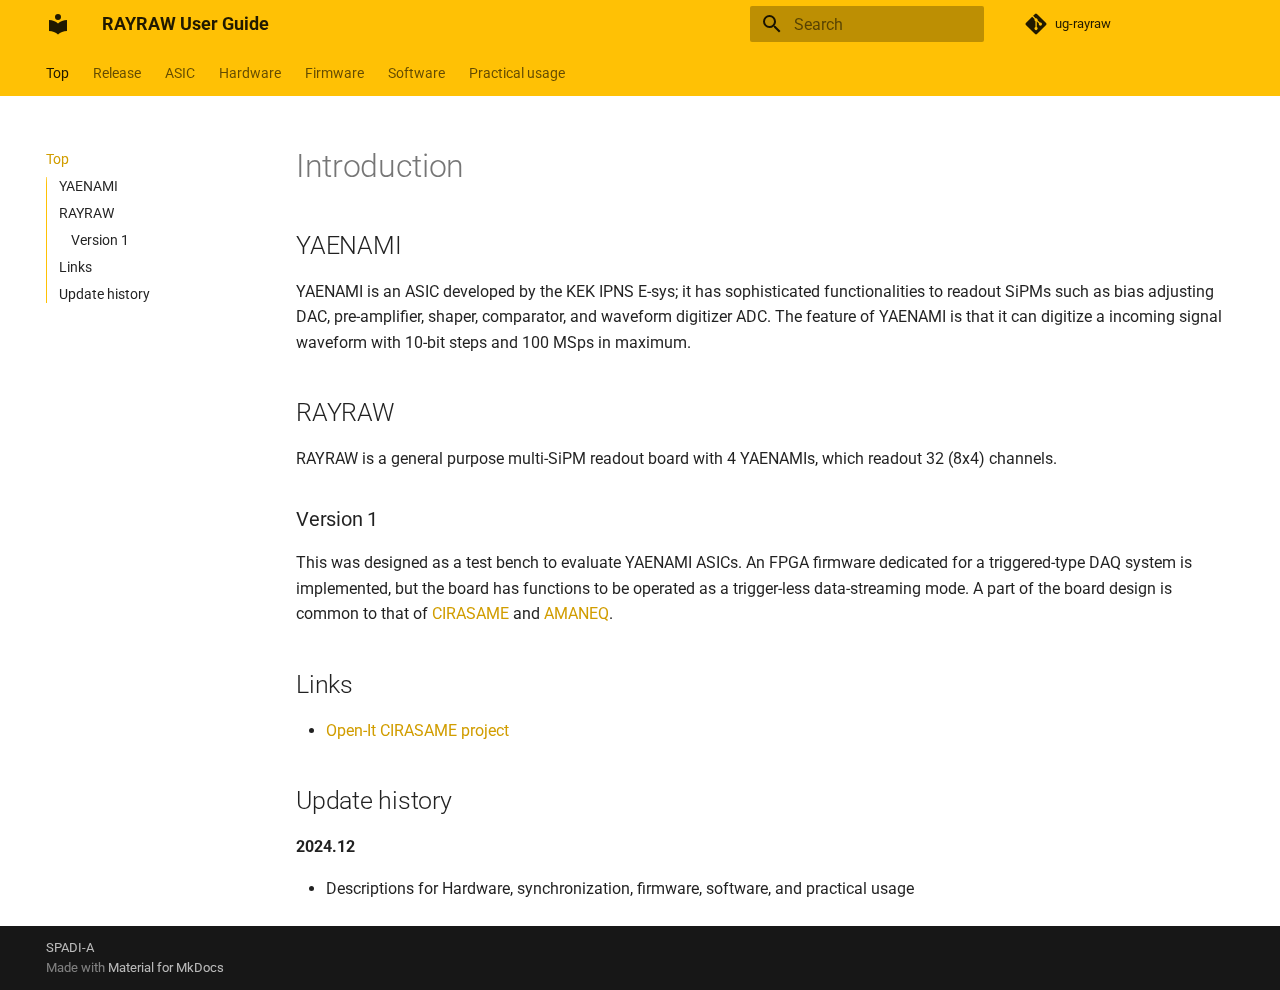
<file: index.html>
<!doctype html>
<html lang="en" class="no-js">
  <head>
    
      <meta charset="utf-8">
      <meta name="viewport" content="width=device-width,initial-scale=1">
      
        <meta name="description" content="RAYRAW User Guide">
      
      
        <meta name="author" content="YAENAMI-RAYRAW task force members">
      
      
      
      
        <link rel="next" href="release/release/">
      
      
      <link rel="icon" href="assets/images/favicon.png">
      <meta name="generator" content="mkdocs-1.6.1, mkdocs-material-9.6.5">
    
    
      
        <title>RAYRAW User Guide</title>
      
    
    
      <link rel="stylesheet" href="assets/stylesheets/main.8608ea7d.min.css">
      
        
        <link rel="stylesheet" href="assets/stylesheets/palette.06af60db.min.css">
      
      


    
    
      
    
    
      
        
        
        <link rel="preconnect" href="https://fonts.gstatic.com" crossorigin>
        <link rel="stylesheet" href="https://fonts.googleapis.com/css?family=Roboto:300,300i,400,400i,700,700i%7CRoboto+Mono:400,400i,700,700i&display=fallback">
        <style>:root{--md-text-font:"Roboto";--md-code-font:"Roboto Mono"}</style>
      
    
    
      <link rel="stylesheet" href="css/custom.css">
    
    <script>__md_scope=new URL(".",location),__md_hash=e=>[...e].reduce(((e,_)=>(e<<5)-e+_.charCodeAt(0)),0),__md_get=(e,_=localStorage,t=__md_scope)=>JSON.parse(_.getItem(t.pathname+"."+e)),__md_set=(e,_,t=localStorage,a=__md_scope)=>{try{t.setItem(a.pathname+"."+e,JSON.stringify(_))}catch(e){}}</script>
    
      

    
    
    
  </head>
  
  
    
    
    
    
    
    <body dir="ltr" data-md-color-scheme="default" data-md-color-primary="amber" data-md-color-accent="indigo">
  
    
    <input class="md-toggle" data-md-toggle="drawer" type="checkbox" id="__drawer" autocomplete="off">
    <input class="md-toggle" data-md-toggle="search" type="checkbox" id="__search" autocomplete="off">
    <label class="md-overlay" for="__drawer"></label>
    <div data-md-component="skip">
      
        
        <a href="#introduction" class="md-skip">
          Skip to content
        </a>
      
    </div>
    <div data-md-component="announce">
      
    </div>
    
    
      

<header class="md-header" data-md-component="header">
  <nav class="md-header__inner md-grid" aria-label="Header">
    <a href="." title="RAYRAW User Guide" class="md-header__button md-logo" aria-label="RAYRAW User Guide" data-md-component="logo">
      
  
  <svg xmlns="http://www.w3.org/2000/svg" viewBox="0 0 24 24"><path d="M12 8a3 3 0 0 0 3-3 3 3 0 0 0-3-3 3 3 0 0 0-3 3 3 3 0 0 0 3 3m0 3.54C9.64 9.35 6.5 8 3 8v11c3.5 0 6.64 1.35 9 3.54 2.36-2.19 5.5-3.54 9-3.54V8c-3.5 0-6.64 1.35-9 3.54"/></svg>

    </a>
    <label class="md-header__button md-icon" for="__drawer">
      
      <svg xmlns="http://www.w3.org/2000/svg" viewBox="0 0 24 24"><path d="M3 6h18v2H3zm0 5h18v2H3zm0 5h18v2H3z"/></svg>
    </label>
    <div class="md-header__title" data-md-component="header-title">
      <div class="md-header__ellipsis">
        <div class="md-header__topic">
          <span class="md-ellipsis">
            RAYRAW User Guide
          </span>
        </div>
        <div class="md-header__topic" data-md-component="header-topic">
          <span class="md-ellipsis">
            
              Top
            
          </span>
        </div>
      </div>
    </div>
    
      
    
    
    
    
      <label class="md-header__button md-icon" for="__search">
        
        <svg xmlns="http://www.w3.org/2000/svg" viewBox="0 0 24 24"><path d="M9.5 3A6.5 6.5 0 0 1 16 9.5c0 1.61-.59 3.09-1.56 4.23l.27.27h.79l5 5-1.5 1.5-5-5v-.79l-.27-.27A6.52 6.52 0 0 1 9.5 16 6.5 6.5 0 0 1 3 9.5 6.5 6.5 0 0 1 9.5 3m0 2C7 5 5 7 5 9.5S7 14 9.5 14 14 12 14 9.5 12 5 9.5 5"/></svg>
      </label>
      <div class="md-search" data-md-component="search" role="dialog">
  <label class="md-search__overlay" for="__search"></label>
  <div class="md-search__inner" role="search">
    <form class="md-search__form" name="search">
      <input type="text" class="md-search__input" name="query" aria-label="Search" placeholder="Search" autocapitalize="off" autocorrect="off" autocomplete="off" spellcheck="false" data-md-component="search-query" required>
      <label class="md-search__icon md-icon" for="__search">
        
        <svg xmlns="http://www.w3.org/2000/svg" viewBox="0 0 24 24"><path d="M9.5 3A6.5 6.5 0 0 1 16 9.5c0 1.61-.59 3.09-1.56 4.23l.27.27h.79l5 5-1.5 1.5-5-5v-.79l-.27-.27A6.52 6.52 0 0 1 9.5 16 6.5 6.5 0 0 1 3 9.5 6.5 6.5 0 0 1 9.5 3m0 2C7 5 5 7 5 9.5S7 14 9.5 14 14 12 14 9.5 12 5 9.5 5"/></svg>
        
        <svg xmlns="http://www.w3.org/2000/svg" viewBox="0 0 24 24"><path d="M20 11v2H8l5.5 5.5-1.42 1.42L4.16 12l7.92-7.92L13.5 5.5 8 11z"/></svg>
      </label>
      <nav class="md-search__options" aria-label="Search">
        
        <button type="reset" class="md-search__icon md-icon" title="Clear" aria-label="Clear" tabindex="-1">
          
          <svg xmlns="http://www.w3.org/2000/svg" viewBox="0 0 24 24"><path d="M19 6.41 17.59 5 12 10.59 6.41 5 5 6.41 10.59 12 5 17.59 6.41 19 12 13.41 17.59 19 19 17.59 13.41 12z"/></svg>
        </button>
      </nav>
      
    </form>
    <div class="md-search__output">
      <div class="md-search__scrollwrap" tabindex="0" data-md-scrollfix>
        <div class="md-search-result" data-md-component="search-result">
          <div class="md-search-result__meta">
            Initializing search
          </div>
          <ol class="md-search-result__list" role="presentation"></ol>
        </div>
      </div>
    </div>
  </div>
</div>
    
    
      <div class="md-header__source">
        <a href="https://github.com/spadi-alliance/ug-rayraw" title="Go to repository" class="md-source" data-md-component="source">
  <div class="md-source__icon md-icon">
    
    <svg xmlns="http://www.w3.org/2000/svg" viewBox="0 0 448 512"><!--! Font Awesome Free 6.7.2 by @fontawesome - https://fontawesome.com License - https://fontawesome.com/license/free (Icons: CC BY 4.0, Fonts: SIL OFL 1.1, Code: MIT License) Copyright 2024 Fonticons, Inc.--><path d="M439.55 236.05 244 40.45a28.87 28.87 0 0 0-40.81 0l-40.66 40.63 51.52 51.52c27.06-9.14 52.68 16.77 43.39 43.68l49.66 49.66c34.23-11.8 61.18 31 35.47 56.69-26.49 26.49-70.21-2.87-56-37.34L240.22 199v121.85c25.3 12.54 22.26 41.85 9.08 55a34.34 34.34 0 0 1-48.55 0c-17.57-17.6-11.07-46.91 11.25-56v-123c-20.8-8.51-24.6-30.74-18.64-45L142.57 101 8.45 235.14a28.86 28.86 0 0 0 0 40.81l195.61 195.6a28.86 28.86 0 0 0 40.8 0l194.69-194.69a28.86 28.86 0 0 0 0-40.81"/></svg>
  </div>
  <div class="md-source__repository">
    ug-rayraw
  </div>
</a>
      </div>
    
  </nav>
  
</header>
    
    <div class="md-container" data-md-component="container">
      
      
        
          
            
<nav class="md-tabs" aria-label="Tabs" data-md-component="tabs">
  <div class="md-grid">
    <ul class="md-tabs__list">
      
        
  
  
    
  
  
    <li class="md-tabs__item md-tabs__item--active">
      <a href="." class="md-tabs__link">
        
  
    
  
  Top

      </a>
    </li>
  

      
        
  
  
  
    <li class="md-tabs__item">
      <a href="release/release/" class="md-tabs__link">
        
  
    
  
  Release

      </a>
    </li>
  

      
        
  
  
  
    <li class="md-tabs__item">
      <a href="asic/yaenami/" class="md-tabs__link">
        
  
    
  
  ASIC

      </a>
    </li>
  

      
        
  
  
  
    
    
      <li class="md-tabs__item">
        <a href="hardware/rayraw-v1/rayraw-v1/" class="md-tabs__link">
          
  
  Hardware

        </a>
      </li>
    
  

      
        
  
  
  
    
    
      <li class="md-tabs__item">
        <a href="firmware/overview/overview/" class="md-tabs__link">
          
  
  Firmware

        </a>
      </li>
    
  

      
        
  
  
  
    <li class="md-tabs__item">
      <a href="software/software/" class="md-tabs__link">
        
  
    
  
  Software

      </a>
    </li>
  

      
        
  
  
  
    <li class="md-tabs__item">
      <a href="practical/practical/" class="md-tabs__link">
        
  
    
  
  Practical usage

      </a>
    </li>
  

      
    </ul>
  </div>
</nav>
          
        
      
      <main class="md-main" data-md-component="main">
        <div class="md-main__inner md-grid">
          
            
              
              <div class="md-sidebar md-sidebar--primary" data-md-component="sidebar" data-md-type="navigation" >
                <div class="md-sidebar__scrollwrap">
                  <div class="md-sidebar__inner">
                    


  


  

<nav class="md-nav md-nav--primary md-nav--lifted md-nav--integrated" aria-label="Navigation" data-md-level="0">
  <label class="md-nav__title" for="__drawer">
    <a href="." title="RAYRAW User Guide" class="md-nav__button md-logo" aria-label="RAYRAW User Guide" data-md-component="logo">
      
  
  <svg xmlns="http://www.w3.org/2000/svg" viewBox="0 0 24 24"><path d="M12 8a3 3 0 0 0 3-3 3 3 0 0 0-3-3 3 3 0 0 0-3 3 3 3 0 0 0 3 3m0 3.54C9.64 9.35 6.5 8 3 8v11c3.5 0 6.64 1.35 9 3.54 2.36-2.19 5.5-3.54 9-3.54V8c-3.5 0-6.64 1.35-9 3.54"/></svg>

    </a>
    RAYRAW User Guide
  </label>
  
    <div class="md-nav__source">
      <a href="https://github.com/spadi-alliance/ug-rayraw" title="Go to repository" class="md-source" data-md-component="source">
  <div class="md-source__icon md-icon">
    
    <svg xmlns="http://www.w3.org/2000/svg" viewBox="0 0 448 512"><!--! Font Awesome Free 6.7.2 by @fontawesome - https://fontawesome.com License - https://fontawesome.com/license/free (Icons: CC BY 4.0, Fonts: SIL OFL 1.1, Code: MIT License) Copyright 2024 Fonticons, Inc.--><path d="M439.55 236.05 244 40.45a28.87 28.87 0 0 0-40.81 0l-40.66 40.63 51.52 51.52c27.06-9.14 52.68 16.77 43.39 43.68l49.66 49.66c34.23-11.8 61.18 31 35.47 56.69-26.49 26.49-70.21-2.87-56-37.34L240.22 199v121.85c25.3 12.54 22.26 41.85 9.08 55a34.34 34.34 0 0 1-48.55 0c-17.57-17.6-11.07-46.91 11.25-56v-123c-20.8-8.51-24.6-30.74-18.64-45L142.57 101 8.45 235.14a28.86 28.86 0 0 0 0 40.81l195.61 195.6a28.86 28.86 0 0 0 40.8 0l194.69-194.69a28.86 28.86 0 0 0 0-40.81"/></svg>
  </div>
  <div class="md-source__repository">
    ug-rayraw
  </div>
</a>
    </div>
  
  <ul class="md-nav__list" data-md-scrollfix>
    
      
      
  
  
    
  
  
  
    <li class="md-nav__item md-nav__item--active">
      
      <input class="md-nav__toggle md-toggle" type="checkbox" id="__toc">
      
      
        
      
      
        <label class="md-nav__link md-nav__link--active" for="__toc">
          
  
  <span class="md-ellipsis">
    Top
    
  </span>
  

          <span class="md-nav__icon md-icon"></span>
        </label>
      
      <a href="." class="md-nav__link md-nav__link--active">
        
  
  <span class="md-ellipsis">
    Top
    
  </span>
  

      </a>
      
        

<nav class="md-nav md-nav--secondary" aria-label="Table of contents">
  
  
  
    
  
  
    <label class="md-nav__title" for="__toc">
      <span class="md-nav__icon md-icon"></span>
      Table of contents
    </label>
    <ul class="md-nav__list" data-md-component="toc" data-md-scrollfix>
      
        <li class="md-nav__item">
  <a href="#yaenami" class="md-nav__link">
    <span class="md-ellipsis">
      YAENAMI
    </span>
  </a>
  
</li>
      
        <li class="md-nav__item">
  <a href="#rayraw" class="md-nav__link">
    <span class="md-ellipsis">
      RAYRAW
    </span>
  </a>
  
    <nav class="md-nav" aria-label="RAYRAW">
      <ul class="md-nav__list">
        
          <li class="md-nav__item">
  <a href="#version-1" class="md-nav__link">
    <span class="md-ellipsis">
      Version 1
    </span>
  </a>
  
</li>
        
      </ul>
    </nav>
  
</li>
      
        <li class="md-nav__item">
  <a href="#links" class="md-nav__link">
    <span class="md-ellipsis">
      Links
    </span>
  </a>
  
</li>
      
        <li class="md-nav__item">
  <a href="#update-history" class="md-nav__link">
    <span class="md-ellipsis">
      Update history
    </span>
  </a>
  
</li>
      
    </ul>
  
</nav>
      
    </li>
  

    
      
      
  
  
  
  
    <li class="md-nav__item">
      <a href="release/release/" class="md-nav__link">
        
  
  <span class="md-ellipsis">
    Release
    
  </span>
  

      </a>
    </li>
  

    
      
      
  
  
  
  
    <li class="md-nav__item">
      <a href="asic/yaenami/" class="md-nav__link">
        
  
  <span class="md-ellipsis">
    ASIC
    
  </span>
  

      </a>
    </li>
  

    
      
      
  
  
  
  
    
    
    
      
      
    
    
    <li class="md-nav__item md-nav__item--nested">
      
        
        
        <input class="md-nav__toggle md-toggle " type="checkbox" id="__nav_4" >
        
          
          <label class="md-nav__link" for="__nav_4" id="__nav_4_label" tabindex="0">
            
  
  <span class="md-ellipsis">
    Hardware
    
  </span>
  

            <span class="md-nav__icon md-icon"></span>
          </label>
        
        <nav class="md-nav" data-md-level="1" aria-labelledby="__nav_4_label" aria-expanded="false">
          <label class="md-nav__title" for="__nav_4">
            <span class="md-nav__icon md-icon"></span>
            Hardware
          </label>
          <ul class="md-nav__list" data-md-scrollfix>
            
              
                
  
  
  
  
    <li class="md-nav__item">
      <a href="hardware/rayraw-v1/rayraw-v1/" class="md-nav__link">
        
  
  <span class="md-ellipsis">
    RAYRAW-V1
    
  </span>
  

      </a>
    </li>
  

              
            
          </ul>
        </nav>
      
    </li>
  

    
      
      
  
  
  
  
    
    
    
      
      
    
    
    <li class="md-nav__item md-nav__item--nested">
      
        
        
        <input class="md-nav__toggle md-toggle " type="checkbox" id="__nav_5" >
        
          
          <label class="md-nav__link" for="__nav_5" id="__nav_5_label" tabindex="0">
            
  
  <span class="md-ellipsis">
    Firmware
    
  </span>
  

            <span class="md-nav__icon md-icon"></span>
          </label>
        
        <nav class="md-nav" data-md-level="1" aria-labelledby="__nav_5_label" aria-expanded="false">
          <label class="md-nav__title" for="__nav_5">
            <span class="md-nav__icon md-icon"></span>
            Firmware
          </label>
          <ul class="md-nav__list" data-md-scrollfix>
            
              
                
  
  
  
  
    <li class="md-nav__item">
      <a href="firmware/overview/overview/" class="md-nav__link">
        
  
  <span class="md-ellipsis">
    Overview
    
  </span>
  

      </a>
    </li>
  

              
            
              
                
  
  
  
  
    <li class="md-nav__item">
      <a href="firmware/trg-adc-tdc/trg-adc-tdc/" class="md-nav__link">
        
  
  <span class="md-ellipsis">
    TRG-ADC-TDC
    
  </span>
  

      </a>
    </li>
  

              
            
          </ul>
        </nav>
      
    </li>
  

    
      
      
  
  
  
  
    <li class="md-nav__item">
      <a href="software/software/" class="md-nav__link">
        
  
  <span class="md-ellipsis">
    Software
    
  </span>
  

      </a>
    </li>
  

    
      
      
  
  
  
  
    <li class="md-nav__item">
      <a href="practical/practical/" class="md-nav__link">
        
  
  <span class="md-ellipsis">
    Practical usage
    
  </span>
  

      </a>
    </li>
  

    
  </ul>
</nav>
                  </div>
                </div>
              </div>
            
            
          
          
            <div class="md-content" data-md-component="content">
              <article class="md-content__inner md-typeset">
                
                  


  
  


<h1 id="introduction">Introduction</h1>
<h2 id="yaenami">YAENAMI</h2>
<p>YAENAMI is an ASIC developed by the KEK IPNS E-sys; it has sophisticated functionalities to readout SiPMs such as bias adjusting DAC, pre-amplifier, shaper, comparator, and waveform digitizer ADC.
The feature of YAENAMI is that it can digitize a incoming signal waveform with 10-bit steps and 100 MSps in maximum.</p>
<h2 id="rayraw">RAYRAW</h2>
<p>RAYRAW is a general purpose multi-SiPM readout board with 4 YAENAMIs, which readout 32 (8x4) channels.</p>
<h3 id="version-1">Version 1</h3>
<p>This was designed as a test bench to evaluate YAENAMI ASICs.
An FPGA firmware dedicated for a triggered-type DAQ system is implemented, but the board has functions to be operated as a trigger-less data-streaming mode.
A part of the board design is common to that of <a href="https://openit.kek.jp/project/cirasame/cirasame">CIRASAME</a> and <a href="https://openit.kek.jp/project/StrHRTDC/StrHRTDC">AMANEQ</a>.</p>
<h2 id="links">Links</h2>
<ul>
<li><a href="https://openit.kek.jp/project/cirasame/cirasame">Open-It CIRASAME project</a></li>
</ul>
<h2 id="update-history">Update history</h2>
<p><strong>2024.12</strong></p>
<ul>
<li>Descriptions for Hardware, synchronization, firmware, software, and practical usage</li>
</ul>












                
              </article>
            </div>
          
          
<script>var target=document.getElementById(location.hash.slice(1));target&&target.name&&(target.checked=target.name.startsWith("__tabbed_"))</script>
        </div>
        
      </main>
      
        <footer class="md-footer">
  
  <div class="md-footer-meta md-typeset">
    <div class="md-footer-meta__inner md-grid">
      <div class="md-copyright">
  
    <div class="md-copyright__highlight">
      SPADI-A
    </div>
  
  
    Made with
    <a href="https://squidfunk.github.io/mkdocs-material/" target="_blank" rel="noopener">
      Material for MkDocs
    </a>
  
</div>
      
    </div>
  </div>
</footer>
      
    </div>
    <div class="md-dialog" data-md-component="dialog">
      <div class="md-dialog__inner md-typeset"></div>
    </div>
    
    
    <script id="__config" type="application/json">{"base": ".", "features": ["toc.integrate", "navigation.tabs"], "search": "assets/javascripts/workers/search.f8cc74c7.min.js", "translations": {"clipboard.copied": "Copied to clipboard", "clipboard.copy": "Copy to clipboard", "search.result.more.one": "1 more on this page", "search.result.more.other": "# more on this page", "search.result.none": "No matching documents", "search.result.one": "1 matching document", "search.result.other": "# matching documents", "search.result.placeholder": "Type to start searching", "search.result.term.missing": "Missing", "select.version": "Select version"}}</script>
    
    
      <script src="assets/javascripts/bundle.f1b6f286.min.js"></script>
      
    
  </body>
</html>
</file>
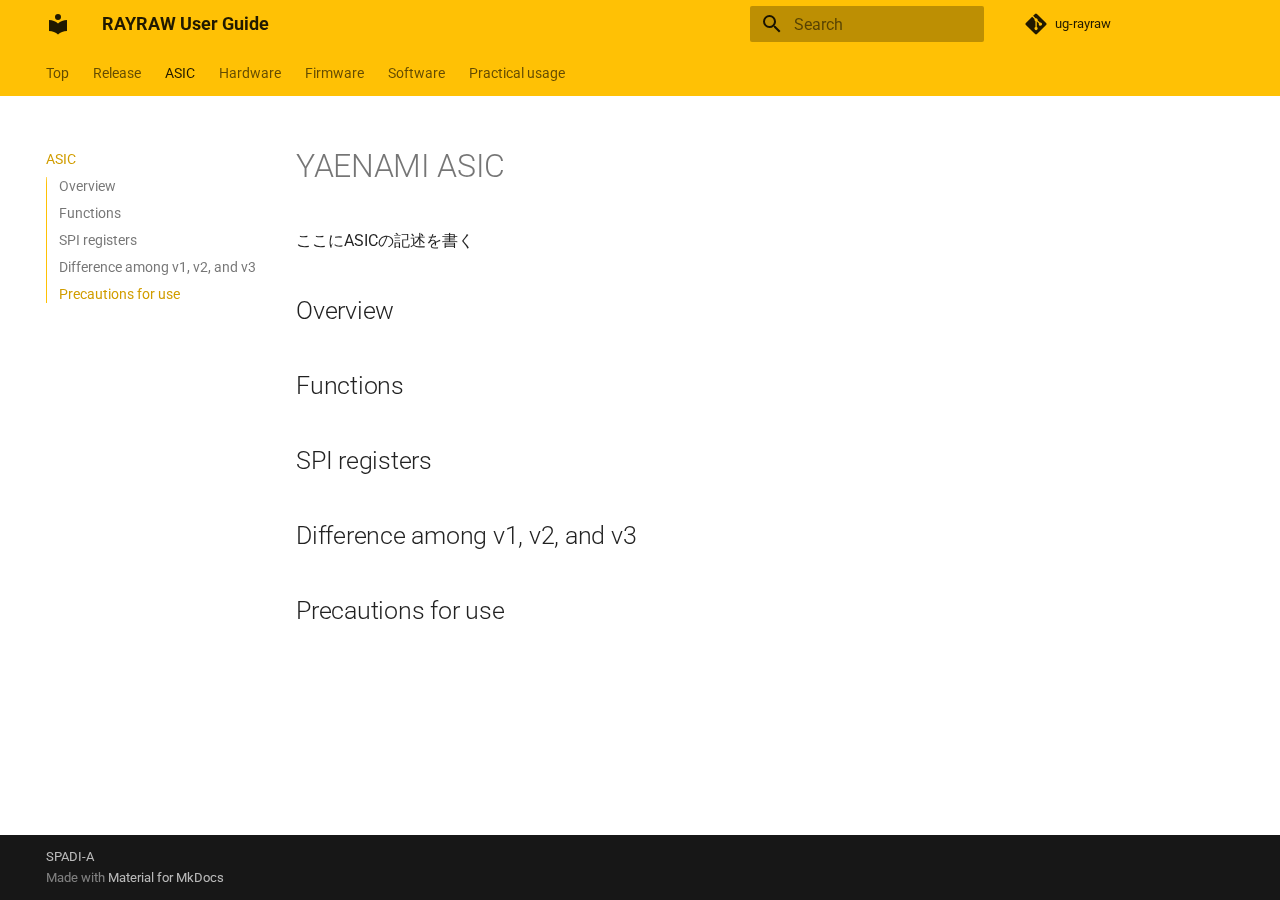
<file: asic/yaenami/index.html>
<!doctype html>
<html lang="en" class="no-js">
  <head>
    
      <meta charset="utf-8">
      <meta name="viewport" content="width=device-width,initial-scale=1">
      
        <meta name="description" content="RAYRAW User Guide">
      
      
        <meta name="author" content="YAENAMI-RAYRAW task force members">
      
      
      
        <link rel="prev" href="../../release/release/">
      
      
        <link rel="next" href="../../hardware/rayraw-v1/rayraw-v1/">
      
      
      <link rel="icon" href="../../assets/images/favicon.png">
      <meta name="generator" content="mkdocs-1.6.1, mkdocs-material-9.6.5">
    
    
      
        <title>ASIC - RAYRAW User Guide</title>
      
    
    
      <link rel="stylesheet" href="../../assets/stylesheets/main.8608ea7d.min.css">
      
        
        <link rel="stylesheet" href="../../assets/stylesheets/palette.06af60db.min.css">
      
      


    
    
      
    
    
      
        
        
        <link rel="preconnect" href="https://fonts.gstatic.com" crossorigin>
        <link rel="stylesheet" href="https://fonts.googleapis.com/css?family=Roboto:300,300i,400,400i,700,700i%7CRoboto+Mono:400,400i,700,700i&display=fallback">
        <style>:root{--md-text-font:"Roboto";--md-code-font:"Roboto Mono"}</style>
      
    
    
      <link rel="stylesheet" href="../../css/custom.css">
    
    <script>__md_scope=new URL("../..",location),__md_hash=e=>[...e].reduce(((e,_)=>(e<<5)-e+_.charCodeAt(0)),0),__md_get=(e,_=localStorage,t=__md_scope)=>JSON.parse(_.getItem(t.pathname+"."+e)),__md_set=(e,_,t=localStorage,a=__md_scope)=>{try{t.setItem(a.pathname+"."+e,JSON.stringify(_))}catch(e){}}</script>
    
      

    
    
    
  </head>
  
  
    
    
    
    
    
    <body dir="ltr" data-md-color-scheme="default" data-md-color-primary="amber" data-md-color-accent="indigo">
  
    
    <input class="md-toggle" data-md-toggle="drawer" type="checkbox" id="__drawer" autocomplete="off">
    <input class="md-toggle" data-md-toggle="search" type="checkbox" id="__search" autocomplete="off">
    <label class="md-overlay" for="__drawer"></label>
    <div data-md-component="skip">
      
        
        <a href="#yaenami-asic" class="md-skip">
          Skip to content
        </a>
      
    </div>
    <div data-md-component="announce">
      
    </div>
    
    
      

<header class="md-header" data-md-component="header">
  <nav class="md-header__inner md-grid" aria-label="Header">
    <a href="../.." title="RAYRAW User Guide" class="md-header__button md-logo" aria-label="RAYRAW User Guide" data-md-component="logo">
      
  
  <svg xmlns="http://www.w3.org/2000/svg" viewBox="0 0 24 24"><path d="M12 8a3 3 0 0 0 3-3 3 3 0 0 0-3-3 3 3 0 0 0-3 3 3 3 0 0 0 3 3m0 3.54C9.64 9.35 6.5 8 3 8v11c3.5 0 6.64 1.35 9 3.54 2.36-2.19 5.5-3.54 9-3.54V8c-3.5 0-6.64 1.35-9 3.54"/></svg>

    </a>
    <label class="md-header__button md-icon" for="__drawer">
      
      <svg xmlns="http://www.w3.org/2000/svg" viewBox="0 0 24 24"><path d="M3 6h18v2H3zm0 5h18v2H3zm0 5h18v2H3z"/></svg>
    </label>
    <div class="md-header__title" data-md-component="header-title">
      <div class="md-header__ellipsis">
        <div class="md-header__topic">
          <span class="md-ellipsis">
            RAYRAW User Guide
          </span>
        </div>
        <div class="md-header__topic" data-md-component="header-topic">
          <span class="md-ellipsis">
            
              ASIC
            
          </span>
        </div>
      </div>
    </div>
    
      
    
    
    
    
      <label class="md-header__button md-icon" for="__search">
        
        <svg xmlns="http://www.w3.org/2000/svg" viewBox="0 0 24 24"><path d="M9.5 3A6.5 6.5 0 0 1 16 9.5c0 1.61-.59 3.09-1.56 4.23l.27.27h.79l5 5-1.5 1.5-5-5v-.79l-.27-.27A6.52 6.52 0 0 1 9.5 16 6.5 6.5 0 0 1 3 9.5 6.5 6.5 0 0 1 9.5 3m0 2C7 5 5 7 5 9.5S7 14 9.5 14 14 12 14 9.5 12 5 9.5 5"/></svg>
      </label>
      <div class="md-search" data-md-component="search" role="dialog">
  <label class="md-search__overlay" for="__search"></label>
  <div class="md-search__inner" role="search">
    <form class="md-search__form" name="search">
      <input type="text" class="md-search__input" name="query" aria-label="Search" placeholder="Search" autocapitalize="off" autocorrect="off" autocomplete="off" spellcheck="false" data-md-component="search-query" required>
      <label class="md-search__icon md-icon" for="__search">
        
        <svg xmlns="http://www.w3.org/2000/svg" viewBox="0 0 24 24"><path d="M9.5 3A6.5 6.5 0 0 1 16 9.5c0 1.61-.59 3.09-1.56 4.23l.27.27h.79l5 5-1.5 1.5-5-5v-.79l-.27-.27A6.52 6.52 0 0 1 9.5 16 6.5 6.5 0 0 1 3 9.5 6.5 6.5 0 0 1 9.5 3m0 2C7 5 5 7 5 9.5S7 14 9.5 14 14 12 14 9.5 12 5 9.5 5"/></svg>
        
        <svg xmlns="http://www.w3.org/2000/svg" viewBox="0 0 24 24"><path d="M20 11v2H8l5.5 5.5-1.42 1.42L4.16 12l7.92-7.92L13.5 5.5 8 11z"/></svg>
      </label>
      <nav class="md-search__options" aria-label="Search">
        
        <button type="reset" class="md-search__icon md-icon" title="Clear" aria-label="Clear" tabindex="-1">
          
          <svg xmlns="http://www.w3.org/2000/svg" viewBox="0 0 24 24"><path d="M19 6.41 17.59 5 12 10.59 6.41 5 5 6.41 10.59 12 5 17.59 6.41 19 12 13.41 17.59 19 19 17.59 13.41 12z"/></svg>
        </button>
      </nav>
      
    </form>
    <div class="md-search__output">
      <div class="md-search__scrollwrap" tabindex="0" data-md-scrollfix>
        <div class="md-search-result" data-md-component="search-result">
          <div class="md-search-result__meta">
            Initializing search
          </div>
          <ol class="md-search-result__list" role="presentation"></ol>
        </div>
      </div>
    </div>
  </div>
</div>
    
    
      <div class="md-header__source">
        <a href="https://github.com/spadi-alliance/ug-rayraw" title="Go to repository" class="md-source" data-md-component="source">
  <div class="md-source__icon md-icon">
    
    <svg xmlns="http://www.w3.org/2000/svg" viewBox="0 0 448 512"><!--! Font Awesome Free 6.7.2 by @fontawesome - https://fontawesome.com License - https://fontawesome.com/license/free (Icons: CC BY 4.0, Fonts: SIL OFL 1.1, Code: MIT License) Copyright 2024 Fonticons, Inc.--><path d="M439.55 236.05 244 40.45a28.87 28.87 0 0 0-40.81 0l-40.66 40.63 51.52 51.52c27.06-9.14 52.68 16.77 43.39 43.68l49.66 49.66c34.23-11.8 61.18 31 35.47 56.69-26.49 26.49-70.21-2.87-56-37.34L240.22 199v121.85c25.3 12.54 22.26 41.85 9.08 55a34.34 34.34 0 0 1-48.55 0c-17.57-17.6-11.07-46.91 11.25-56v-123c-20.8-8.51-24.6-30.74-18.64-45L142.57 101 8.45 235.14a28.86 28.86 0 0 0 0 40.81l195.61 195.6a28.86 28.86 0 0 0 40.8 0l194.69-194.69a28.86 28.86 0 0 0 0-40.81"/></svg>
  </div>
  <div class="md-source__repository">
    ug-rayraw
  </div>
</a>
      </div>
    
  </nav>
  
</header>
    
    <div class="md-container" data-md-component="container">
      
      
        
          
            
<nav class="md-tabs" aria-label="Tabs" data-md-component="tabs">
  <div class="md-grid">
    <ul class="md-tabs__list">
      
        
  
  
  
    <li class="md-tabs__item">
      <a href="../.." class="md-tabs__link">
        
  
    
  
  Top

      </a>
    </li>
  

      
        
  
  
  
    <li class="md-tabs__item">
      <a href="../../release/release/" class="md-tabs__link">
        
  
    
  
  Release

      </a>
    </li>
  

      
        
  
  
    
  
  
    <li class="md-tabs__item md-tabs__item--active">
      <a href="./" class="md-tabs__link">
        
  
    
  
  ASIC

      </a>
    </li>
  

      
        
  
  
  
    
    
      <li class="md-tabs__item">
        <a href="../../hardware/rayraw-v1/rayraw-v1/" class="md-tabs__link">
          
  
  Hardware

        </a>
      </li>
    
  

      
        
  
  
  
    
    
      <li class="md-tabs__item">
        <a href="../../firmware/overview/overview/" class="md-tabs__link">
          
  
  Firmware

        </a>
      </li>
    
  

      
        
  
  
  
    <li class="md-tabs__item">
      <a href="../../software/software/" class="md-tabs__link">
        
  
    
  
  Software

      </a>
    </li>
  

      
        
  
  
  
    <li class="md-tabs__item">
      <a href="../../practical/practical/" class="md-tabs__link">
        
  
    
  
  Practical usage

      </a>
    </li>
  

      
    </ul>
  </div>
</nav>
          
        
      
      <main class="md-main" data-md-component="main">
        <div class="md-main__inner md-grid">
          
            
              
              <div class="md-sidebar md-sidebar--primary" data-md-component="sidebar" data-md-type="navigation" >
                <div class="md-sidebar__scrollwrap">
                  <div class="md-sidebar__inner">
                    


  


  

<nav class="md-nav md-nav--primary md-nav--lifted md-nav--integrated" aria-label="Navigation" data-md-level="0">
  <label class="md-nav__title" for="__drawer">
    <a href="../.." title="RAYRAW User Guide" class="md-nav__button md-logo" aria-label="RAYRAW User Guide" data-md-component="logo">
      
  
  <svg xmlns="http://www.w3.org/2000/svg" viewBox="0 0 24 24"><path d="M12 8a3 3 0 0 0 3-3 3 3 0 0 0-3-3 3 3 0 0 0-3 3 3 3 0 0 0 3 3m0 3.54C9.64 9.35 6.5 8 3 8v11c3.5 0 6.64 1.35 9 3.54 2.36-2.19 5.5-3.54 9-3.54V8c-3.5 0-6.64 1.35-9 3.54"/></svg>

    </a>
    RAYRAW User Guide
  </label>
  
    <div class="md-nav__source">
      <a href="https://github.com/spadi-alliance/ug-rayraw" title="Go to repository" class="md-source" data-md-component="source">
  <div class="md-source__icon md-icon">
    
    <svg xmlns="http://www.w3.org/2000/svg" viewBox="0 0 448 512"><!--! Font Awesome Free 6.7.2 by @fontawesome - https://fontawesome.com License - https://fontawesome.com/license/free (Icons: CC BY 4.0, Fonts: SIL OFL 1.1, Code: MIT License) Copyright 2024 Fonticons, Inc.--><path d="M439.55 236.05 244 40.45a28.87 28.87 0 0 0-40.81 0l-40.66 40.63 51.52 51.52c27.06-9.14 52.68 16.77 43.39 43.68l49.66 49.66c34.23-11.8 61.18 31 35.47 56.69-26.49 26.49-70.21-2.87-56-37.34L240.22 199v121.85c25.3 12.54 22.26 41.85 9.08 55a34.34 34.34 0 0 1-48.55 0c-17.57-17.6-11.07-46.91 11.25-56v-123c-20.8-8.51-24.6-30.74-18.64-45L142.57 101 8.45 235.14a28.86 28.86 0 0 0 0 40.81l195.61 195.6a28.86 28.86 0 0 0 40.8 0l194.69-194.69a28.86 28.86 0 0 0 0-40.81"/></svg>
  </div>
  <div class="md-source__repository">
    ug-rayraw
  </div>
</a>
    </div>
  
  <ul class="md-nav__list" data-md-scrollfix>
    
      
      
  
  
  
  
    <li class="md-nav__item">
      <a href="../.." class="md-nav__link">
        
  
  <span class="md-ellipsis">
    Top
    
  </span>
  

      </a>
    </li>
  

    
      
      
  
  
  
  
    <li class="md-nav__item">
      <a href="../../release/release/" class="md-nav__link">
        
  
  <span class="md-ellipsis">
    Release
    
  </span>
  

      </a>
    </li>
  

    
      
      
  
  
    
  
  
  
    <li class="md-nav__item md-nav__item--active">
      
      <input class="md-nav__toggle md-toggle" type="checkbox" id="__toc">
      
      
        
      
      
        <label class="md-nav__link md-nav__link--active" for="__toc">
          
  
  <span class="md-ellipsis">
    ASIC
    
  </span>
  

          <span class="md-nav__icon md-icon"></span>
        </label>
      
      <a href="./" class="md-nav__link md-nav__link--active">
        
  
  <span class="md-ellipsis">
    ASIC
    
  </span>
  

      </a>
      
        

<nav class="md-nav md-nav--secondary" aria-label="Table of contents">
  
  
  
    
  
  
    <label class="md-nav__title" for="__toc">
      <span class="md-nav__icon md-icon"></span>
      Table of contents
    </label>
    <ul class="md-nav__list" data-md-component="toc" data-md-scrollfix>
      
        <li class="md-nav__item">
  <a href="#overview" class="md-nav__link">
    <span class="md-ellipsis">
      Overview
    </span>
  </a>
  
</li>
      
        <li class="md-nav__item">
  <a href="#functions" class="md-nav__link">
    <span class="md-ellipsis">
      Functions
    </span>
  </a>
  
</li>
      
        <li class="md-nav__item">
  <a href="#spi-registers" class="md-nav__link">
    <span class="md-ellipsis">
      SPI registers
    </span>
  </a>
  
</li>
      
        <li class="md-nav__item">
  <a href="#difference-among-v1-v2-and-v3" class="md-nav__link">
    <span class="md-ellipsis">
      Difference among v1, v2, and v3
    </span>
  </a>
  
</li>
      
        <li class="md-nav__item">
  <a href="#precautions-for-use" class="md-nav__link">
    <span class="md-ellipsis">
      Precautions for use
    </span>
  </a>
  
</li>
      
    </ul>
  
</nav>
      
    </li>
  

    
      
      
  
  
  
  
    
    
    
      
      
    
    
    <li class="md-nav__item md-nav__item--nested">
      
        
        
        <input class="md-nav__toggle md-toggle " type="checkbox" id="__nav_4" >
        
          
          <label class="md-nav__link" for="__nav_4" id="__nav_4_label" tabindex="0">
            
  
  <span class="md-ellipsis">
    Hardware
    
  </span>
  

            <span class="md-nav__icon md-icon"></span>
          </label>
        
        <nav class="md-nav" data-md-level="1" aria-labelledby="__nav_4_label" aria-expanded="false">
          <label class="md-nav__title" for="__nav_4">
            <span class="md-nav__icon md-icon"></span>
            Hardware
          </label>
          <ul class="md-nav__list" data-md-scrollfix>
            
              
                
  
  
  
  
    <li class="md-nav__item">
      <a href="../../hardware/rayraw-v1/rayraw-v1/" class="md-nav__link">
        
  
  <span class="md-ellipsis">
    RAYRAW-V1
    
  </span>
  

      </a>
    </li>
  

              
            
          </ul>
        </nav>
      
    </li>
  

    
      
      
  
  
  
  
    
    
    
      
      
    
    
    <li class="md-nav__item md-nav__item--nested">
      
        
        
        <input class="md-nav__toggle md-toggle " type="checkbox" id="__nav_5" >
        
          
          <label class="md-nav__link" for="__nav_5" id="__nav_5_label" tabindex="0">
            
  
  <span class="md-ellipsis">
    Firmware
    
  </span>
  

            <span class="md-nav__icon md-icon"></span>
          </label>
        
        <nav class="md-nav" data-md-level="1" aria-labelledby="__nav_5_label" aria-expanded="false">
          <label class="md-nav__title" for="__nav_5">
            <span class="md-nav__icon md-icon"></span>
            Firmware
          </label>
          <ul class="md-nav__list" data-md-scrollfix>
            
              
                
  
  
  
  
    <li class="md-nav__item">
      <a href="../../firmware/overview/overview/" class="md-nav__link">
        
  
  <span class="md-ellipsis">
    Overview
    
  </span>
  

      </a>
    </li>
  

              
            
              
                
  
  
  
  
    <li class="md-nav__item">
      <a href="../../firmware/trg-adc-tdc/trg-adc-tdc/" class="md-nav__link">
        
  
  <span class="md-ellipsis">
    TRG-ADC-TDC
    
  </span>
  

      </a>
    </li>
  

              
            
          </ul>
        </nav>
      
    </li>
  

    
      
      
  
  
  
  
    <li class="md-nav__item">
      <a href="../../software/software/" class="md-nav__link">
        
  
  <span class="md-ellipsis">
    Software
    
  </span>
  

      </a>
    </li>
  

    
      
      
  
  
  
  
    <li class="md-nav__item">
      <a href="../../practical/practical/" class="md-nav__link">
        
  
  <span class="md-ellipsis">
    Practical usage
    
  </span>
  

      </a>
    </li>
  

    
  </ul>
</nav>
                  </div>
                </div>
              </div>
            
            
          
          
            <div class="md-content" data-md-component="content">
              <article class="md-content__inner md-typeset">
                
                  


  
  


<h1 id="yaenami-asic">YAENAMI ASIC</h1>
<p>ここにASICの記述を書く</p>
<h2 id="overview">Overview</h2>
<h2 id="functions">Functions</h2>
<h2 id="spi-registers">SPI registers</h2>
<h2 id="difference-among-v1-v2-and-v3">Difference among v1, v2, and v3</h2>
<h2 id="precautions-for-use">Precautions for use</h2>












                
              </article>
            </div>
          
          
<script>var target=document.getElementById(location.hash.slice(1));target&&target.name&&(target.checked=target.name.startsWith("__tabbed_"))</script>
        </div>
        
      </main>
      
        <footer class="md-footer">
  
  <div class="md-footer-meta md-typeset">
    <div class="md-footer-meta__inner md-grid">
      <div class="md-copyright">
  
    <div class="md-copyright__highlight">
      SPADI-A
    </div>
  
  
    Made with
    <a href="https://squidfunk.github.io/mkdocs-material/" target="_blank" rel="noopener">
      Material for MkDocs
    </a>
  
</div>
      
    </div>
  </div>
</footer>
      
    </div>
    <div class="md-dialog" data-md-component="dialog">
      <div class="md-dialog__inner md-typeset"></div>
    </div>
    
    
    <script id="__config" type="application/json">{"base": "../..", "features": ["toc.integrate", "navigation.tabs"], "search": "../../assets/javascripts/workers/search.f8cc74c7.min.js", "translations": {"clipboard.copied": "Copied to clipboard", "clipboard.copy": "Copy to clipboard", "search.result.more.one": "1 more on this page", "search.result.more.other": "# more on this page", "search.result.none": "No matching documents", "search.result.one": "1 matching document", "search.result.other": "# matching documents", "search.result.placeholder": "Type to start searching", "search.result.term.missing": "Missing", "select.version": "Select version"}}</script>
    
    
      <script src="../../assets/javascripts/bundle.f1b6f286.min.js"></script>
      
    
  </body>
</html>
</file>
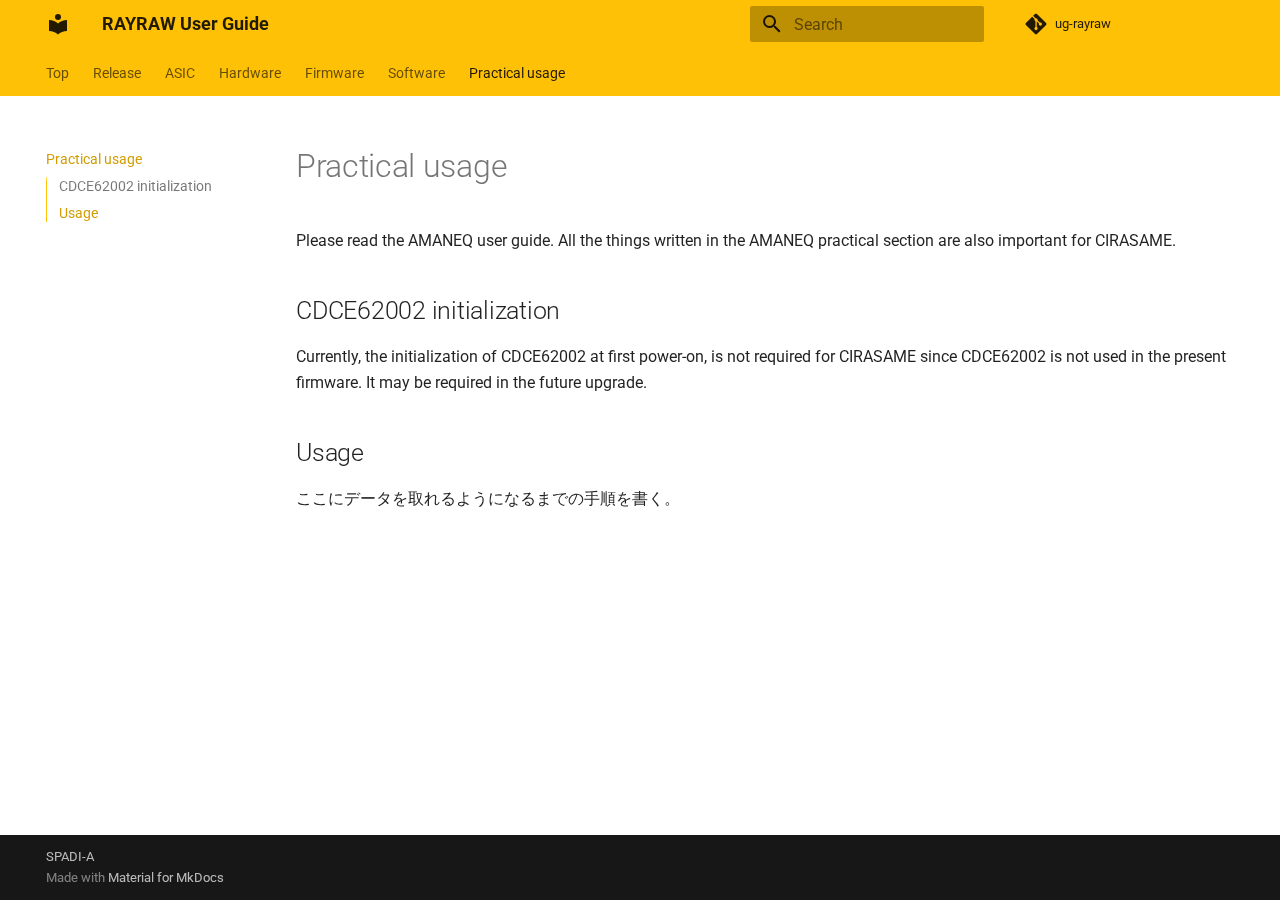
<file: practical/practical/index.html>
<!doctype html>
<html lang="en" class="no-js">
  <head>
    
      <meta charset="utf-8">
      <meta name="viewport" content="width=device-width,initial-scale=1">
      
        <meta name="description" content="RAYRAW User Guide">
      
      
        <meta name="author" content="YAENAMI-RAYRAW task force members">
      
      
      
        <link rel="prev" href="../../software/software/">
      
      
      
      <link rel="icon" href="../../assets/images/favicon.png">
      <meta name="generator" content="mkdocs-1.6.1, mkdocs-material-9.6.5">
    
    
      
        <title>Practical usage - RAYRAW User Guide</title>
      
    
    
      <link rel="stylesheet" href="../../assets/stylesheets/main.8608ea7d.min.css">
      
        
        <link rel="stylesheet" href="../../assets/stylesheets/palette.06af60db.min.css">
      
      


    
    
      
    
    
      
        
        
        <link rel="preconnect" href="https://fonts.gstatic.com" crossorigin>
        <link rel="stylesheet" href="https://fonts.googleapis.com/css?family=Roboto:300,300i,400,400i,700,700i%7CRoboto+Mono:400,400i,700,700i&display=fallback">
        <style>:root{--md-text-font:"Roboto";--md-code-font:"Roboto Mono"}</style>
      
    
    
      <link rel="stylesheet" href="../../css/custom.css">
    
    <script>__md_scope=new URL("../..",location),__md_hash=e=>[...e].reduce(((e,_)=>(e<<5)-e+_.charCodeAt(0)),0),__md_get=(e,_=localStorage,t=__md_scope)=>JSON.parse(_.getItem(t.pathname+"."+e)),__md_set=(e,_,t=localStorage,a=__md_scope)=>{try{t.setItem(a.pathname+"."+e,JSON.stringify(_))}catch(e){}}</script>
    
      

    
    
    
  </head>
  
  
    
    
    
    
    
    <body dir="ltr" data-md-color-scheme="default" data-md-color-primary="amber" data-md-color-accent="indigo">
  
    
    <input class="md-toggle" data-md-toggle="drawer" type="checkbox" id="__drawer" autocomplete="off">
    <input class="md-toggle" data-md-toggle="search" type="checkbox" id="__search" autocomplete="off">
    <label class="md-overlay" for="__drawer"></label>
    <div data-md-component="skip">
      
        
        <a href="#practical-usage" class="md-skip">
          Skip to content
        </a>
      
    </div>
    <div data-md-component="announce">
      
    </div>
    
    
      

<header class="md-header" data-md-component="header">
  <nav class="md-header__inner md-grid" aria-label="Header">
    <a href="../.." title="RAYRAW User Guide" class="md-header__button md-logo" aria-label="RAYRAW User Guide" data-md-component="logo">
      
  
  <svg xmlns="http://www.w3.org/2000/svg" viewBox="0 0 24 24"><path d="M12 8a3 3 0 0 0 3-3 3 3 0 0 0-3-3 3 3 0 0 0-3 3 3 3 0 0 0 3 3m0 3.54C9.64 9.35 6.5 8 3 8v11c3.5 0 6.64 1.35 9 3.54 2.36-2.19 5.5-3.54 9-3.54V8c-3.5 0-6.64 1.35-9 3.54"/></svg>

    </a>
    <label class="md-header__button md-icon" for="__drawer">
      
      <svg xmlns="http://www.w3.org/2000/svg" viewBox="0 0 24 24"><path d="M3 6h18v2H3zm0 5h18v2H3zm0 5h18v2H3z"/></svg>
    </label>
    <div class="md-header__title" data-md-component="header-title">
      <div class="md-header__ellipsis">
        <div class="md-header__topic">
          <span class="md-ellipsis">
            RAYRAW User Guide
          </span>
        </div>
        <div class="md-header__topic" data-md-component="header-topic">
          <span class="md-ellipsis">
            
              Practical usage
            
          </span>
        </div>
      </div>
    </div>
    
      
    
    
    
    
      <label class="md-header__button md-icon" for="__search">
        
        <svg xmlns="http://www.w3.org/2000/svg" viewBox="0 0 24 24"><path d="M9.5 3A6.5 6.5 0 0 1 16 9.5c0 1.61-.59 3.09-1.56 4.23l.27.27h.79l5 5-1.5 1.5-5-5v-.79l-.27-.27A6.52 6.52 0 0 1 9.5 16 6.5 6.5 0 0 1 3 9.5 6.5 6.5 0 0 1 9.5 3m0 2C7 5 5 7 5 9.5S7 14 9.5 14 14 12 14 9.5 12 5 9.5 5"/></svg>
      </label>
      <div class="md-search" data-md-component="search" role="dialog">
  <label class="md-search__overlay" for="__search"></label>
  <div class="md-search__inner" role="search">
    <form class="md-search__form" name="search">
      <input type="text" class="md-search__input" name="query" aria-label="Search" placeholder="Search" autocapitalize="off" autocorrect="off" autocomplete="off" spellcheck="false" data-md-component="search-query" required>
      <label class="md-search__icon md-icon" for="__search">
        
        <svg xmlns="http://www.w3.org/2000/svg" viewBox="0 0 24 24"><path d="M9.5 3A6.5 6.5 0 0 1 16 9.5c0 1.61-.59 3.09-1.56 4.23l.27.27h.79l5 5-1.5 1.5-5-5v-.79l-.27-.27A6.52 6.52 0 0 1 9.5 16 6.5 6.5 0 0 1 3 9.5 6.5 6.5 0 0 1 9.5 3m0 2C7 5 5 7 5 9.5S7 14 9.5 14 14 12 14 9.5 12 5 9.5 5"/></svg>
        
        <svg xmlns="http://www.w3.org/2000/svg" viewBox="0 0 24 24"><path d="M20 11v2H8l5.5 5.5-1.42 1.42L4.16 12l7.92-7.92L13.5 5.5 8 11z"/></svg>
      </label>
      <nav class="md-search__options" aria-label="Search">
        
        <button type="reset" class="md-search__icon md-icon" title="Clear" aria-label="Clear" tabindex="-1">
          
          <svg xmlns="http://www.w3.org/2000/svg" viewBox="0 0 24 24"><path d="M19 6.41 17.59 5 12 10.59 6.41 5 5 6.41 10.59 12 5 17.59 6.41 19 12 13.41 17.59 19 19 17.59 13.41 12z"/></svg>
        </button>
      </nav>
      
    </form>
    <div class="md-search__output">
      <div class="md-search__scrollwrap" tabindex="0" data-md-scrollfix>
        <div class="md-search-result" data-md-component="search-result">
          <div class="md-search-result__meta">
            Initializing search
          </div>
          <ol class="md-search-result__list" role="presentation"></ol>
        </div>
      </div>
    </div>
  </div>
</div>
    
    
      <div class="md-header__source">
        <a href="https://github.com/spadi-alliance/ug-rayraw" title="Go to repository" class="md-source" data-md-component="source">
  <div class="md-source__icon md-icon">
    
    <svg xmlns="http://www.w3.org/2000/svg" viewBox="0 0 448 512"><!--! Font Awesome Free 6.7.2 by @fontawesome - https://fontawesome.com License - https://fontawesome.com/license/free (Icons: CC BY 4.0, Fonts: SIL OFL 1.1, Code: MIT License) Copyright 2024 Fonticons, Inc.--><path d="M439.55 236.05 244 40.45a28.87 28.87 0 0 0-40.81 0l-40.66 40.63 51.52 51.52c27.06-9.14 52.68 16.77 43.39 43.68l49.66 49.66c34.23-11.8 61.18 31 35.47 56.69-26.49 26.49-70.21-2.87-56-37.34L240.22 199v121.85c25.3 12.54 22.26 41.85 9.08 55a34.34 34.34 0 0 1-48.55 0c-17.57-17.6-11.07-46.91 11.25-56v-123c-20.8-8.51-24.6-30.74-18.64-45L142.57 101 8.45 235.14a28.86 28.86 0 0 0 0 40.81l195.61 195.6a28.86 28.86 0 0 0 40.8 0l194.69-194.69a28.86 28.86 0 0 0 0-40.81"/></svg>
  </div>
  <div class="md-source__repository">
    ug-rayraw
  </div>
</a>
      </div>
    
  </nav>
  
</header>
    
    <div class="md-container" data-md-component="container">
      
      
        
          
            
<nav class="md-tabs" aria-label="Tabs" data-md-component="tabs">
  <div class="md-grid">
    <ul class="md-tabs__list">
      
        
  
  
  
    <li class="md-tabs__item">
      <a href="../.." class="md-tabs__link">
        
  
    
  
  Top

      </a>
    </li>
  

      
        
  
  
  
    <li class="md-tabs__item">
      <a href="../../release/release/" class="md-tabs__link">
        
  
    
  
  Release

      </a>
    </li>
  

      
        
  
  
  
    <li class="md-tabs__item">
      <a href="../../asic/yaenami/" class="md-tabs__link">
        
  
    
  
  ASIC

      </a>
    </li>
  

      
        
  
  
  
    
    
      <li class="md-tabs__item">
        <a href="../../hardware/rayraw-v1/rayraw-v1/" class="md-tabs__link">
          
  
  Hardware

        </a>
      </li>
    
  

      
        
  
  
  
    
    
      <li class="md-tabs__item">
        <a href="../../firmware/overview/overview/" class="md-tabs__link">
          
  
  Firmware

        </a>
      </li>
    
  

      
        
  
  
  
    <li class="md-tabs__item">
      <a href="../../software/software/" class="md-tabs__link">
        
  
    
  
  Software

      </a>
    </li>
  

      
        
  
  
    
  
  
    <li class="md-tabs__item md-tabs__item--active">
      <a href="./" class="md-tabs__link">
        
  
    
  
  Practical usage

      </a>
    </li>
  

      
    </ul>
  </div>
</nav>
          
        
      
      <main class="md-main" data-md-component="main">
        <div class="md-main__inner md-grid">
          
            
              
              <div class="md-sidebar md-sidebar--primary" data-md-component="sidebar" data-md-type="navigation" >
                <div class="md-sidebar__scrollwrap">
                  <div class="md-sidebar__inner">
                    


  


  

<nav class="md-nav md-nav--primary md-nav--lifted md-nav--integrated" aria-label="Navigation" data-md-level="0">
  <label class="md-nav__title" for="__drawer">
    <a href="../.." title="RAYRAW User Guide" class="md-nav__button md-logo" aria-label="RAYRAW User Guide" data-md-component="logo">
      
  
  <svg xmlns="http://www.w3.org/2000/svg" viewBox="0 0 24 24"><path d="M12 8a3 3 0 0 0 3-3 3 3 0 0 0-3-3 3 3 0 0 0-3 3 3 3 0 0 0 3 3m0 3.54C9.64 9.35 6.5 8 3 8v11c3.5 0 6.64 1.35 9 3.54 2.36-2.19 5.5-3.54 9-3.54V8c-3.5 0-6.64 1.35-9 3.54"/></svg>

    </a>
    RAYRAW User Guide
  </label>
  
    <div class="md-nav__source">
      <a href="https://github.com/spadi-alliance/ug-rayraw" title="Go to repository" class="md-source" data-md-component="source">
  <div class="md-source__icon md-icon">
    
    <svg xmlns="http://www.w3.org/2000/svg" viewBox="0 0 448 512"><!--! Font Awesome Free 6.7.2 by @fontawesome - https://fontawesome.com License - https://fontawesome.com/license/free (Icons: CC BY 4.0, Fonts: SIL OFL 1.1, Code: MIT License) Copyright 2024 Fonticons, Inc.--><path d="M439.55 236.05 244 40.45a28.87 28.87 0 0 0-40.81 0l-40.66 40.63 51.52 51.52c27.06-9.14 52.68 16.77 43.39 43.68l49.66 49.66c34.23-11.8 61.18 31 35.47 56.69-26.49 26.49-70.21-2.87-56-37.34L240.22 199v121.85c25.3 12.54 22.26 41.85 9.08 55a34.34 34.34 0 0 1-48.55 0c-17.57-17.6-11.07-46.91 11.25-56v-123c-20.8-8.51-24.6-30.74-18.64-45L142.57 101 8.45 235.14a28.86 28.86 0 0 0 0 40.81l195.61 195.6a28.86 28.86 0 0 0 40.8 0l194.69-194.69a28.86 28.86 0 0 0 0-40.81"/></svg>
  </div>
  <div class="md-source__repository">
    ug-rayraw
  </div>
</a>
    </div>
  
  <ul class="md-nav__list" data-md-scrollfix>
    
      
      
  
  
  
  
    <li class="md-nav__item">
      <a href="../.." class="md-nav__link">
        
  
  <span class="md-ellipsis">
    Top
    
  </span>
  

      </a>
    </li>
  

    
      
      
  
  
  
  
    <li class="md-nav__item">
      <a href="../../release/release/" class="md-nav__link">
        
  
  <span class="md-ellipsis">
    Release
    
  </span>
  

      </a>
    </li>
  

    
      
      
  
  
  
  
    <li class="md-nav__item">
      <a href="../../asic/yaenami/" class="md-nav__link">
        
  
  <span class="md-ellipsis">
    ASIC
    
  </span>
  

      </a>
    </li>
  

    
      
      
  
  
  
  
    
    
    
      
      
    
    
    <li class="md-nav__item md-nav__item--nested">
      
        
        
        <input class="md-nav__toggle md-toggle " type="checkbox" id="__nav_4" >
        
          
          <label class="md-nav__link" for="__nav_4" id="__nav_4_label" tabindex="0">
            
  
  <span class="md-ellipsis">
    Hardware
    
  </span>
  

            <span class="md-nav__icon md-icon"></span>
          </label>
        
        <nav class="md-nav" data-md-level="1" aria-labelledby="__nav_4_label" aria-expanded="false">
          <label class="md-nav__title" for="__nav_4">
            <span class="md-nav__icon md-icon"></span>
            Hardware
          </label>
          <ul class="md-nav__list" data-md-scrollfix>
            
              
                
  
  
  
  
    <li class="md-nav__item">
      <a href="../../hardware/rayraw-v1/rayraw-v1/" class="md-nav__link">
        
  
  <span class="md-ellipsis">
    RAYRAW-V1
    
  </span>
  

      </a>
    </li>
  

              
            
          </ul>
        </nav>
      
    </li>
  

    
      
      
  
  
  
  
    
    
    
      
      
    
    
    <li class="md-nav__item md-nav__item--nested">
      
        
        
        <input class="md-nav__toggle md-toggle " type="checkbox" id="__nav_5" >
        
          
          <label class="md-nav__link" for="__nav_5" id="__nav_5_label" tabindex="0">
            
  
  <span class="md-ellipsis">
    Firmware
    
  </span>
  

            <span class="md-nav__icon md-icon"></span>
          </label>
        
        <nav class="md-nav" data-md-level="1" aria-labelledby="__nav_5_label" aria-expanded="false">
          <label class="md-nav__title" for="__nav_5">
            <span class="md-nav__icon md-icon"></span>
            Firmware
          </label>
          <ul class="md-nav__list" data-md-scrollfix>
            
              
                
  
  
  
  
    <li class="md-nav__item">
      <a href="../../firmware/overview/overview/" class="md-nav__link">
        
  
  <span class="md-ellipsis">
    Overview
    
  </span>
  

      </a>
    </li>
  

              
            
              
                
  
  
  
  
    <li class="md-nav__item">
      <a href="../../firmware/trg-adc-tdc/trg-adc-tdc/" class="md-nav__link">
        
  
  <span class="md-ellipsis">
    TRG-ADC-TDC
    
  </span>
  

      </a>
    </li>
  

              
            
          </ul>
        </nav>
      
    </li>
  

    
      
      
  
  
  
  
    <li class="md-nav__item">
      <a href="../../software/software/" class="md-nav__link">
        
  
  <span class="md-ellipsis">
    Software
    
  </span>
  

      </a>
    </li>
  

    
      
      
  
  
    
  
  
  
    <li class="md-nav__item md-nav__item--active">
      
      <input class="md-nav__toggle md-toggle" type="checkbox" id="__toc">
      
      
        
      
      
        <label class="md-nav__link md-nav__link--active" for="__toc">
          
  
  <span class="md-ellipsis">
    Practical usage
    
  </span>
  

          <span class="md-nav__icon md-icon"></span>
        </label>
      
      <a href="./" class="md-nav__link md-nav__link--active">
        
  
  <span class="md-ellipsis">
    Practical usage
    
  </span>
  

      </a>
      
        

<nav class="md-nav md-nav--secondary" aria-label="Table of contents">
  
  
  
    
  
  
    <label class="md-nav__title" for="__toc">
      <span class="md-nav__icon md-icon"></span>
      Table of contents
    </label>
    <ul class="md-nav__list" data-md-component="toc" data-md-scrollfix>
      
        <li class="md-nav__item">
  <a href="#cdce62002-initialization" class="md-nav__link">
    <span class="md-ellipsis">
      CDCE62002 initialization
    </span>
  </a>
  
</li>
      
        <li class="md-nav__item">
  <a href="#usage" class="md-nav__link">
    <span class="md-ellipsis">
      Usage
    </span>
  </a>
  
</li>
      
    </ul>
  
</nav>
      
    </li>
  

    
  </ul>
</nav>
                  </div>
                </div>
              </div>
            
            
          
          
            <div class="md-content" data-md-component="content">
              <article class="md-content__inner md-typeset">
                
                  


  
  


<h1 id="practical-usage">Practical usage</h1>
<p>Please read the AMANEQ user guide.
All the things written in the AMANEQ practical section are also important for CIRASAME.</p>
<h2 id="cdce62002-initialization">CDCE62002 initialization</h2>
<p>Currently, the initialization of CDCE62002 at first power-on, is not required for CIRASAME since CDCE62002 is not used in the present firmware.
It may be required in the future upgrade.</p>
<h2 id="usage">Usage</h2>
<p>ここにデータを取れるようになるまでの手順を書く。</p>












                
              </article>
            </div>
          
          
<script>var target=document.getElementById(location.hash.slice(1));target&&target.name&&(target.checked=target.name.startsWith("__tabbed_"))</script>
        </div>
        
      </main>
      
        <footer class="md-footer">
  
  <div class="md-footer-meta md-typeset">
    <div class="md-footer-meta__inner md-grid">
      <div class="md-copyright">
  
    <div class="md-copyright__highlight">
      SPADI-A
    </div>
  
  
    Made with
    <a href="https://squidfunk.github.io/mkdocs-material/" target="_blank" rel="noopener">
      Material for MkDocs
    </a>
  
</div>
      
    </div>
  </div>
</footer>
      
    </div>
    <div class="md-dialog" data-md-component="dialog">
      <div class="md-dialog__inner md-typeset"></div>
    </div>
    
    
    <script id="__config" type="application/json">{"base": "../..", "features": ["toc.integrate", "navigation.tabs"], "search": "../../assets/javascripts/workers/search.f8cc74c7.min.js", "translations": {"clipboard.copied": "Copied to clipboard", "clipboard.copy": "Copy to clipboard", "search.result.more.one": "1 more on this page", "search.result.more.other": "# more on this page", "search.result.none": "No matching documents", "search.result.one": "1 matching document", "search.result.other": "# matching documents", "search.result.placeholder": "Type to start searching", "search.result.term.missing": "Missing", "select.version": "Select version"}}</script>
    
    
      <script src="../../assets/javascripts/bundle.f1b6f286.min.js"></script>
      
    
  </body>
</html>
</file>
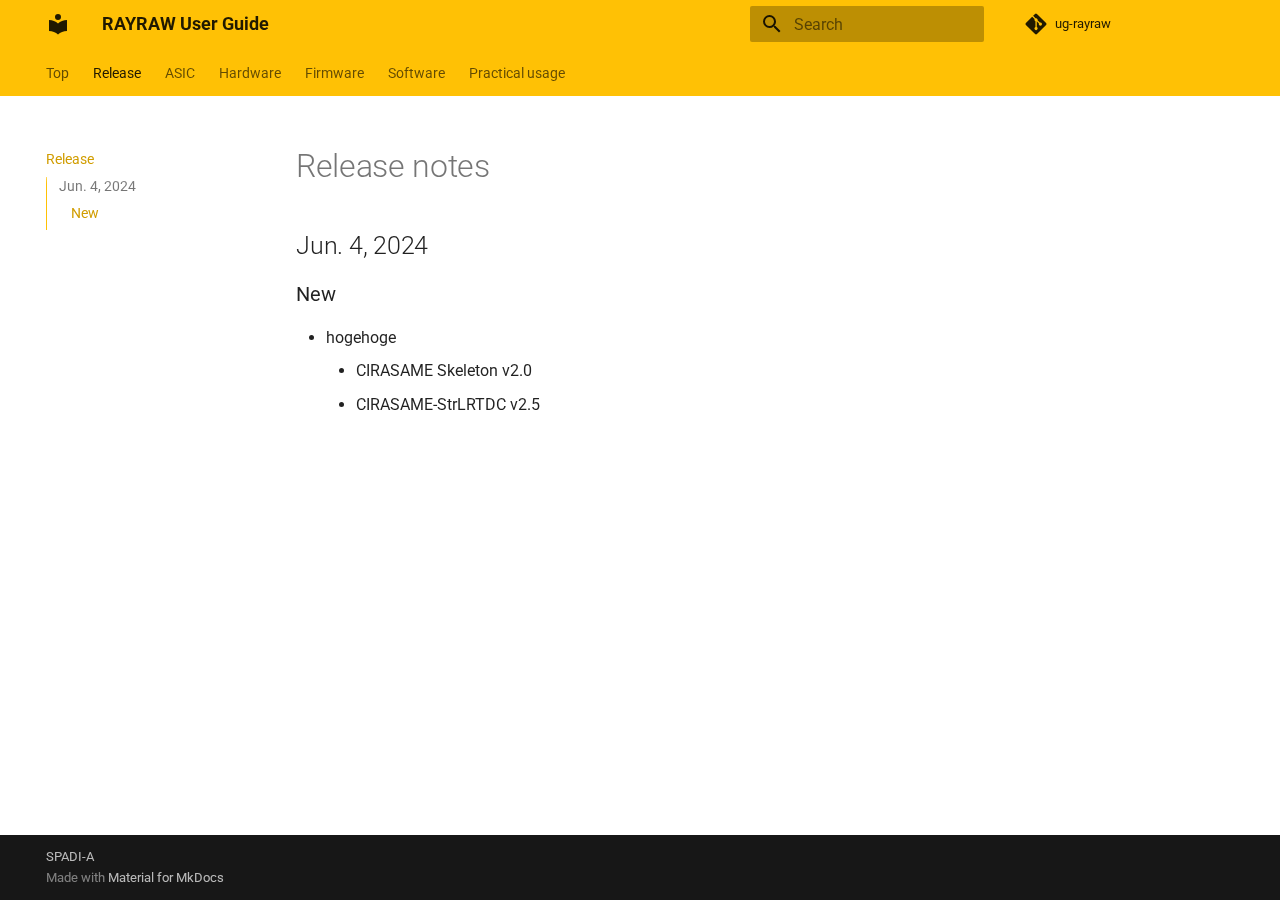
<file: release/release/index.html>
<!doctype html>
<html lang="en" class="no-js">
  <head>
    
      <meta charset="utf-8">
      <meta name="viewport" content="width=device-width,initial-scale=1">
      
        <meta name="description" content="RAYRAW User Guide">
      
      
        <meta name="author" content="YAENAMI-RAYRAW task force members">
      
      
      
        <link rel="prev" href="../..">
      
      
        <link rel="next" href="../../asic/yaenami/">
      
      
      <link rel="icon" href="../../assets/images/favicon.png">
      <meta name="generator" content="mkdocs-1.6.1, mkdocs-material-9.6.5">
    
    
      
        <title>Release - RAYRAW User Guide</title>
      
    
    
      <link rel="stylesheet" href="../../assets/stylesheets/main.8608ea7d.min.css">
      
        
        <link rel="stylesheet" href="../../assets/stylesheets/palette.06af60db.min.css">
      
      


    
    
      
    
    
      
        
        
        <link rel="preconnect" href="https://fonts.gstatic.com" crossorigin>
        <link rel="stylesheet" href="https://fonts.googleapis.com/css?family=Roboto:300,300i,400,400i,700,700i%7CRoboto+Mono:400,400i,700,700i&display=fallback">
        <style>:root{--md-text-font:"Roboto";--md-code-font:"Roboto Mono"}</style>
      
    
    
      <link rel="stylesheet" href="../../css/custom.css">
    
    <script>__md_scope=new URL("../..",location),__md_hash=e=>[...e].reduce(((e,_)=>(e<<5)-e+_.charCodeAt(0)),0),__md_get=(e,_=localStorage,t=__md_scope)=>JSON.parse(_.getItem(t.pathname+"."+e)),__md_set=(e,_,t=localStorage,a=__md_scope)=>{try{t.setItem(a.pathname+"."+e,JSON.stringify(_))}catch(e){}}</script>
    
      

    
    
    
  </head>
  
  
    
    
    
    
    
    <body dir="ltr" data-md-color-scheme="default" data-md-color-primary="amber" data-md-color-accent="indigo">
  
    
    <input class="md-toggle" data-md-toggle="drawer" type="checkbox" id="__drawer" autocomplete="off">
    <input class="md-toggle" data-md-toggle="search" type="checkbox" id="__search" autocomplete="off">
    <label class="md-overlay" for="__drawer"></label>
    <div data-md-component="skip">
      
        
        <a href="#release-notes" class="md-skip">
          Skip to content
        </a>
      
    </div>
    <div data-md-component="announce">
      
    </div>
    
    
      

<header class="md-header" data-md-component="header">
  <nav class="md-header__inner md-grid" aria-label="Header">
    <a href="../.." title="RAYRAW User Guide" class="md-header__button md-logo" aria-label="RAYRAW User Guide" data-md-component="logo">
      
  
  <svg xmlns="http://www.w3.org/2000/svg" viewBox="0 0 24 24"><path d="M12 8a3 3 0 0 0 3-3 3 3 0 0 0-3-3 3 3 0 0 0-3 3 3 3 0 0 0 3 3m0 3.54C9.64 9.35 6.5 8 3 8v11c3.5 0 6.64 1.35 9 3.54 2.36-2.19 5.5-3.54 9-3.54V8c-3.5 0-6.64 1.35-9 3.54"/></svg>

    </a>
    <label class="md-header__button md-icon" for="__drawer">
      
      <svg xmlns="http://www.w3.org/2000/svg" viewBox="0 0 24 24"><path d="M3 6h18v2H3zm0 5h18v2H3zm0 5h18v2H3z"/></svg>
    </label>
    <div class="md-header__title" data-md-component="header-title">
      <div class="md-header__ellipsis">
        <div class="md-header__topic">
          <span class="md-ellipsis">
            RAYRAW User Guide
          </span>
        </div>
        <div class="md-header__topic" data-md-component="header-topic">
          <span class="md-ellipsis">
            
              Release
            
          </span>
        </div>
      </div>
    </div>
    
      
    
    
    
    
      <label class="md-header__button md-icon" for="__search">
        
        <svg xmlns="http://www.w3.org/2000/svg" viewBox="0 0 24 24"><path d="M9.5 3A6.5 6.5 0 0 1 16 9.5c0 1.61-.59 3.09-1.56 4.23l.27.27h.79l5 5-1.5 1.5-5-5v-.79l-.27-.27A6.52 6.52 0 0 1 9.5 16 6.5 6.5 0 0 1 3 9.5 6.5 6.5 0 0 1 9.5 3m0 2C7 5 5 7 5 9.5S7 14 9.5 14 14 12 14 9.5 12 5 9.5 5"/></svg>
      </label>
      <div class="md-search" data-md-component="search" role="dialog">
  <label class="md-search__overlay" for="__search"></label>
  <div class="md-search__inner" role="search">
    <form class="md-search__form" name="search">
      <input type="text" class="md-search__input" name="query" aria-label="Search" placeholder="Search" autocapitalize="off" autocorrect="off" autocomplete="off" spellcheck="false" data-md-component="search-query" required>
      <label class="md-search__icon md-icon" for="__search">
        
        <svg xmlns="http://www.w3.org/2000/svg" viewBox="0 0 24 24"><path d="M9.5 3A6.5 6.5 0 0 1 16 9.5c0 1.61-.59 3.09-1.56 4.23l.27.27h.79l5 5-1.5 1.5-5-5v-.79l-.27-.27A6.52 6.52 0 0 1 9.5 16 6.5 6.5 0 0 1 3 9.5 6.5 6.5 0 0 1 9.5 3m0 2C7 5 5 7 5 9.5S7 14 9.5 14 14 12 14 9.5 12 5 9.5 5"/></svg>
        
        <svg xmlns="http://www.w3.org/2000/svg" viewBox="0 0 24 24"><path d="M20 11v2H8l5.5 5.5-1.42 1.42L4.16 12l7.92-7.92L13.5 5.5 8 11z"/></svg>
      </label>
      <nav class="md-search__options" aria-label="Search">
        
        <button type="reset" class="md-search__icon md-icon" title="Clear" aria-label="Clear" tabindex="-1">
          
          <svg xmlns="http://www.w3.org/2000/svg" viewBox="0 0 24 24"><path d="M19 6.41 17.59 5 12 10.59 6.41 5 5 6.41 10.59 12 5 17.59 6.41 19 12 13.41 17.59 19 19 17.59 13.41 12z"/></svg>
        </button>
      </nav>
      
    </form>
    <div class="md-search__output">
      <div class="md-search__scrollwrap" tabindex="0" data-md-scrollfix>
        <div class="md-search-result" data-md-component="search-result">
          <div class="md-search-result__meta">
            Initializing search
          </div>
          <ol class="md-search-result__list" role="presentation"></ol>
        </div>
      </div>
    </div>
  </div>
</div>
    
    
      <div class="md-header__source">
        <a href="https://github.com/spadi-alliance/ug-rayraw" title="Go to repository" class="md-source" data-md-component="source">
  <div class="md-source__icon md-icon">
    
    <svg xmlns="http://www.w3.org/2000/svg" viewBox="0 0 448 512"><!--! Font Awesome Free 6.7.2 by @fontawesome - https://fontawesome.com License - https://fontawesome.com/license/free (Icons: CC BY 4.0, Fonts: SIL OFL 1.1, Code: MIT License) Copyright 2024 Fonticons, Inc.--><path d="M439.55 236.05 244 40.45a28.87 28.87 0 0 0-40.81 0l-40.66 40.63 51.52 51.52c27.06-9.14 52.68 16.77 43.39 43.68l49.66 49.66c34.23-11.8 61.18 31 35.47 56.69-26.49 26.49-70.21-2.87-56-37.34L240.22 199v121.85c25.3 12.54 22.26 41.85 9.08 55a34.34 34.34 0 0 1-48.55 0c-17.57-17.6-11.07-46.91 11.25-56v-123c-20.8-8.51-24.6-30.74-18.64-45L142.57 101 8.45 235.14a28.86 28.86 0 0 0 0 40.81l195.61 195.6a28.86 28.86 0 0 0 40.8 0l194.69-194.69a28.86 28.86 0 0 0 0-40.81"/></svg>
  </div>
  <div class="md-source__repository">
    ug-rayraw
  </div>
</a>
      </div>
    
  </nav>
  
</header>
    
    <div class="md-container" data-md-component="container">
      
      
        
          
            
<nav class="md-tabs" aria-label="Tabs" data-md-component="tabs">
  <div class="md-grid">
    <ul class="md-tabs__list">
      
        
  
  
  
    <li class="md-tabs__item">
      <a href="../.." class="md-tabs__link">
        
  
    
  
  Top

      </a>
    </li>
  

      
        
  
  
    
  
  
    <li class="md-tabs__item md-tabs__item--active">
      <a href="./" class="md-tabs__link">
        
  
    
  
  Release

      </a>
    </li>
  

      
        
  
  
  
    <li class="md-tabs__item">
      <a href="../../asic/yaenami/" class="md-tabs__link">
        
  
    
  
  ASIC

      </a>
    </li>
  

      
        
  
  
  
    
    
      <li class="md-tabs__item">
        <a href="../../hardware/rayraw-v1/rayraw-v1/" class="md-tabs__link">
          
  
  Hardware

        </a>
      </li>
    
  

      
        
  
  
  
    
    
      <li class="md-tabs__item">
        <a href="../../firmware/overview/overview/" class="md-tabs__link">
          
  
  Firmware

        </a>
      </li>
    
  

      
        
  
  
  
    <li class="md-tabs__item">
      <a href="../../software/software/" class="md-tabs__link">
        
  
    
  
  Software

      </a>
    </li>
  

      
        
  
  
  
    <li class="md-tabs__item">
      <a href="../../practical/practical/" class="md-tabs__link">
        
  
    
  
  Practical usage

      </a>
    </li>
  

      
    </ul>
  </div>
</nav>
          
        
      
      <main class="md-main" data-md-component="main">
        <div class="md-main__inner md-grid">
          
            
              
              <div class="md-sidebar md-sidebar--primary" data-md-component="sidebar" data-md-type="navigation" >
                <div class="md-sidebar__scrollwrap">
                  <div class="md-sidebar__inner">
                    


  


  

<nav class="md-nav md-nav--primary md-nav--lifted md-nav--integrated" aria-label="Navigation" data-md-level="0">
  <label class="md-nav__title" for="__drawer">
    <a href="../.." title="RAYRAW User Guide" class="md-nav__button md-logo" aria-label="RAYRAW User Guide" data-md-component="logo">
      
  
  <svg xmlns="http://www.w3.org/2000/svg" viewBox="0 0 24 24"><path d="M12 8a3 3 0 0 0 3-3 3 3 0 0 0-3-3 3 3 0 0 0-3 3 3 3 0 0 0 3 3m0 3.54C9.64 9.35 6.5 8 3 8v11c3.5 0 6.64 1.35 9 3.54 2.36-2.19 5.5-3.54 9-3.54V8c-3.5 0-6.64 1.35-9 3.54"/></svg>

    </a>
    RAYRAW User Guide
  </label>
  
    <div class="md-nav__source">
      <a href="https://github.com/spadi-alliance/ug-rayraw" title="Go to repository" class="md-source" data-md-component="source">
  <div class="md-source__icon md-icon">
    
    <svg xmlns="http://www.w3.org/2000/svg" viewBox="0 0 448 512"><!--! Font Awesome Free 6.7.2 by @fontawesome - https://fontawesome.com License - https://fontawesome.com/license/free (Icons: CC BY 4.0, Fonts: SIL OFL 1.1, Code: MIT License) Copyright 2024 Fonticons, Inc.--><path d="M439.55 236.05 244 40.45a28.87 28.87 0 0 0-40.81 0l-40.66 40.63 51.52 51.52c27.06-9.14 52.68 16.77 43.39 43.68l49.66 49.66c34.23-11.8 61.18 31 35.47 56.69-26.49 26.49-70.21-2.87-56-37.34L240.22 199v121.85c25.3 12.54 22.26 41.85 9.08 55a34.34 34.34 0 0 1-48.55 0c-17.57-17.6-11.07-46.91 11.25-56v-123c-20.8-8.51-24.6-30.74-18.64-45L142.57 101 8.45 235.14a28.86 28.86 0 0 0 0 40.81l195.61 195.6a28.86 28.86 0 0 0 40.8 0l194.69-194.69a28.86 28.86 0 0 0 0-40.81"/></svg>
  </div>
  <div class="md-source__repository">
    ug-rayraw
  </div>
</a>
    </div>
  
  <ul class="md-nav__list" data-md-scrollfix>
    
      
      
  
  
  
  
    <li class="md-nav__item">
      <a href="../.." class="md-nav__link">
        
  
  <span class="md-ellipsis">
    Top
    
  </span>
  

      </a>
    </li>
  

    
      
      
  
  
    
  
  
  
    <li class="md-nav__item md-nav__item--active">
      
      <input class="md-nav__toggle md-toggle" type="checkbox" id="__toc">
      
      
        
      
      
        <label class="md-nav__link md-nav__link--active" for="__toc">
          
  
  <span class="md-ellipsis">
    Release
    
  </span>
  

          <span class="md-nav__icon md-icon"></span>
        </label>
      
      <a href="./" class="md-nav__link md-nav__link--active">
        
  
  <span class="md-ellipsis">
    Release
    
  </span>
  

      </a>
      
        

<nav class="md-nav md-nav--secondary" aria-label="Table of contents">
  
  
  
    
  
  
    <label class="md-nav__title" for="__toc">
      <span class="md-nav__icon md-icon"></span>
      Table of contents
    </label>
    <ul class="md-nav__list" data-md-component="toc" data-md-scrollfix>
      
        <li class="md-nav__item">
  <a href="#jun-4-2024" class="md-nav__link">
    <span class="md-ellipsis">
      Jun. 4, 2024
    </span>
  </a>
  
    <nav class="md-nav" aria-label="Jun. 4, 2024">
      <ul class="md-nav__list">
        
          <li class="md-nav__item">
  <a href="#new" class="md-nav__link">
    <span class="md-ellipsis">
      New
    </span>
  </a>
  
</li>
        
      </ul>
    </nav>
  
</li>
      
    </ul>
  
</nav>
      
    </li>
  

    
      
      
  
  
  
  
    <li class="md-nav__item">
      <a href="../../asic/yaenami/" class="md-nav__link">
        
  
  <span class="md-ellipsis">
    ASIC
    
  </span>
  

      </a>
    </li>
  

    
      
      
  
  
  
  
    
    
    
      
      
    
    
    <li class="md-nav__item md-nav__item--nested">
      
        
        
        <input class="md-nav__toggle md-toggle " type="checkbox" id="__nav_4" >
        
          
          <label class="md-nav__link" for="__nav_4" id="__nav_4_label" tabindex="0">
            
  
  <span class="md-ellipsis">
    Hardware
    
  </span>
  

            <span class="md-nav__icon md-icon"></span>
          </label>
        
        <nav class="md-nav" data-md-level="1" aria-labelledby="__nav_4_label" aria-expanded="false">
          <label class="md-nav__title" for="__nav_4">
            <span class="md-nav__icon md-icon"></span>
            Hardware
          </label>
          <ul class="md-nav__list" data-md-scrollfix>
            
              
                
  
  
  
  
    <li class="md-nav__item">
      <a href="../../hardware/rayraw-v1/rayraw-v1/" class="md-nav__link">
        
  
  <span class="md-ellipsis">
    RAYRAW-V1
    
  </span>
  

      </a>
    </li>
  

              
            
          </ul>
        </nav>
      
    </li>
  

    
      
      
  
  
  
  
    
    
    
      
      
    
    
    <li class="md-nav__item md-nav__item--nested">
      
        
        
        <input class="md-nav__toggle md-toggle " type="checkbox" id="__nav_5" >
        
          
          <label class="md-nav__link" for="__nav_5" id="__nav_5_label" tabindex="0">
            
  
  <span class="md-ellipsis">
    Firmware
    
  </span>
  

            <span class="md-nav__icon md-icon"></span>
          </label>
        
        <nav class="md-nav" data-md-level="1" aria-labelledby="__nav_5_label" aria-expanded="false">
          <label class="md-nav__title" for="__nav_5">
            <span class="md-nav__icon md-icon"></span>
            Firmware
          </label>
          <ul class="md-nav__list" data-md-scrollfix>
            
              
                
  
  
  
  
    <li class="md-nav__item">
      <a href="../../firmware/overview/overview/" class="md-nav__link">
        
  
  <span class="md-ellipsis">
    Overview
    
  </span>
  

      </a>
    </li>
  

              
            
              
                
  
  
  
  
    <li class="md-nav__item">
      <a href="../../firmware/trg-adc-tdc/trg-adc-tdc/" class="md-nav__link">
        
  
  <span class="md-ellipsis">
    TRG-ADC-TDC
    
  </span>
  

      </a>
    </li>
  

              
            
          </ul>
        </nav>
      
    </li>
  

    
      
      
  
  
  
  
    <li class="md-nav__item">
      <a href="../../software/software/" class="md-nav__link">
        
  
  <span class="md-ellipsis">
    Software
    
  </span>
  

      </a>
    </li>
  

    
      
      
  
  
  
  
    <li class="md-nav__item">
      <a href="../../practical/practical/" class="md-nav__link">
        
  
  <span class="md-ellipsis">
    Practical usage
    
  </span>
  

      </a>
    </li>
  

    
  </ul>
</nav>
                  </div>
                </div>
              </div>
            
            
          
          
            <div class="md-content" data-md-component="content">
              <article class="md-content__inner md-typeset">
                
                  


  
  


<h1 id="release-notes">Release notes</h1>
<h2 id="jun-4-2024">Jun. 4, 2024</h2>
<h3 id="new">New</h3>
<ul>
<li>hogehoge<ul>
<li>CIRASAME Skeleton v2.0</li>
<li>CIRASAME-StrLRTDC v2.5</li>
</ul>
</li>
</ul>












                
              </article>
            </div>
          
          
<script>var target=document.getElementById(location.hash.slice(1));target&&target.name&&(target.checked=target.name.startsWith("__tabbed_"))</script>
        </div>
        
      </main>
      
        <footer class="md-footer">
  
  <div class="md-footer-meta md-typeset">
    <div class="md-footer-meta__inner md-grid">
      <div class="md-copyright">
  
    <div class="md-copyright__highlight">
      SPADI-A
    </div>
  
  
    Made with
    <a href="https://squidfunk.github.io/mkdocs-material/" target="_blank" rel="noopener">
      Material for MkDocs
    </a>
  
</div>
      
    </div>
  </div>
</footer>
      
    </div>
    <div class="md-dialog" data-md-component="dialog">
      <div class="md-dialog__inner md-typeset"></div>
    </div>
    
    
    <script id="__config" type="application/json">{"base": "../..", "features": ["toc.integrate", "navigation.tabs"], "search": "../../assets/javascripts/workers/search.f8cc74c7.min.js", "translations": {"clipboard.copied": "Copied to clipboard", "clipboard.copy": "Copy to clipboard", "search.result.more.one": "1 more on this page", "search.result.more.other": "# more on this page", "search.result.none": "No matching documents", "search.result.one": "1 matching document", "search.result.other": "# matching documents", "search.result.placeholder": "Type to start searching", "search.result.term.missing": "Missing", "select.version": "Select version"}}</script>
    
    
      <script src="../../assets/javascripts/bundle.f1b6f286.min.js"></script>
      
    
  </body>
</html>
</file>
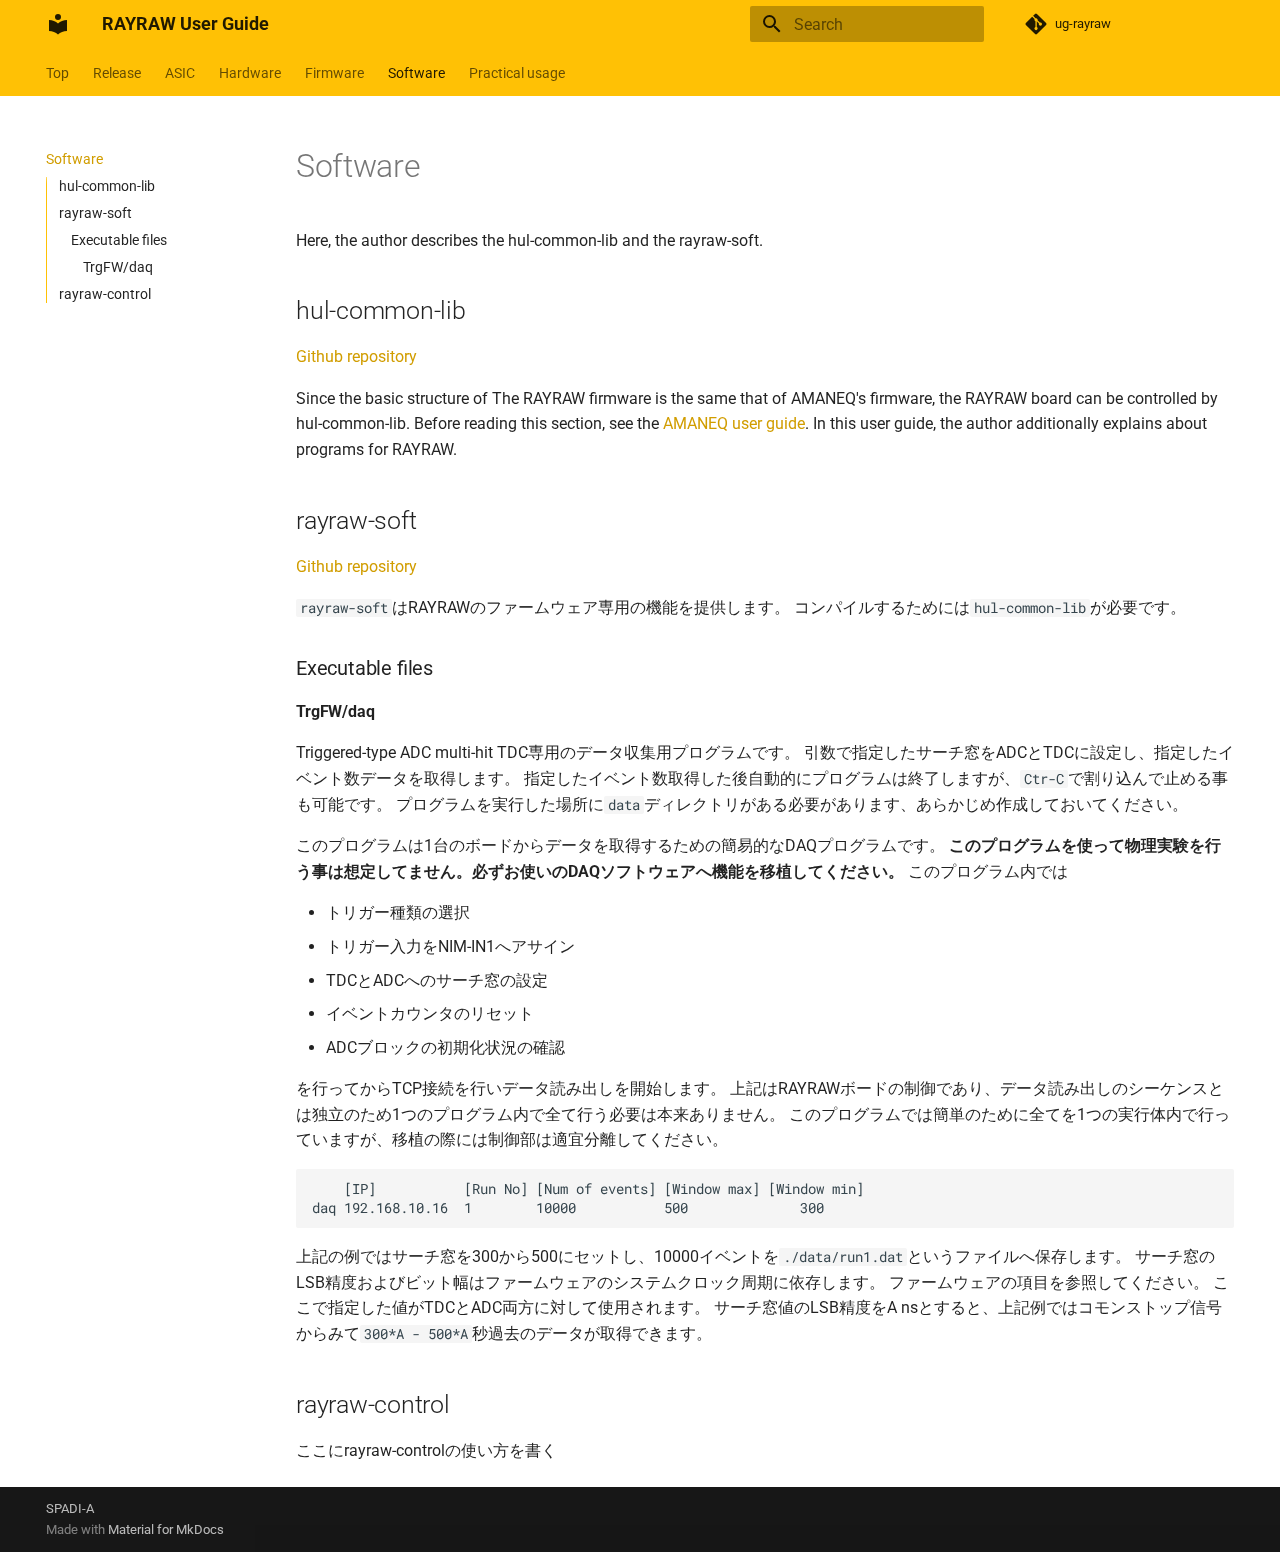
<file: software/software/index.html>
<!doctype html>
<html lang="en" class="no-js">
  <head>
    
      <meta charset="utf-8">
      <meta name="viewport" content="width=device-width,initial-scale=1">
      
        <meta name="description" content="RAYRAW User Guide">
      
      
        <meta name="author" content="YAENAMI-RAYRAW task force members">
      
      
      
        <link rel="prev" href="../../firmware/trg-adc-tdc/trg-adc-tdc/">
      
      
        <link rel="next" href="../../practical/practical/">
      
      
      <link rel="icon" href="../../assets/images/favicon.png">
      <meta name="generator" content="mkdocs-1.6.1, mkdocs-material-9.6.5">
    
    
      
        <title>Software - RAYRAW User Guide</title>
      
    
    
      <link rel="stylesheet" href="../../assets/stylesheets/main.8608ea7d.min.css">
      
        
        <link rel="stylesheet" href="../../assets/stylesheets/palette.06af60db.min.css">
      
      


    
    
      
    
    
      
        
        
        <link rel="preconnect" href="https://fonts.gstatic.com" crossorigin>
        <link rel="stylesheet" href="https://fonts.googleapis.com/css?family=Roboto:300,300i,400,400i,700,700i%7CRoboto+Mono:400,400i,700,700i&display=fallback">
        <style>:root{--md-text-font:"Roboto";--md-code-font:"Roboto Mono"}</style>
      
    
    
      <link rel="stylesheet" href="../../css/custom.css">
    
    <script>__md_scope=new URL("../..",location),__md_hash=e=>[...e].reduce(((e,_)=>(e<<5)-e+_.charCodeAt(0)),0),__md_get=(e,_=localStorage,t=__md_scope)=>JSON.parse(_.getItem(t.pathname+"."+e)),__md_set=(e,_,t=localStorage,a=__md_scope)=>{try{t.setItem(a.pathname+"."+e,JSON.stringify(_))}catch(e){}}</script>
    
      

    
    
    
  </head>
  
  
    
    
    
    
    
    <body dir="ltr" data-md-color-scheme="default" data-md-color-primary="amber" data-md-color-accent="indigo">
  
    
    <input class="md-toggle" data-md-toggle="drawer" type="checkbox" id="__drawer" autocomplete="off">
    <input class="md-toggle" data-md-toggle="search" type="checkbox" id="__search" autocomplete="off">
    <label class="md-overlay" for="__drawer"></label>
    <div data-md-component="skip">
      
        
        <a href="#software" class="md-skip">
          Skip to content
        </a>
      
    </div>
    <div data-md-component="announce">
      
    </div>
    
    
      

<header class="md-header" data-md-component="header">
  <nav class="md-header__inner md-grid" aria-label="Header">
    <a href="../.." title="RAYRAW User Guide" class="md-header__button md-logo" aria-label="RAYRAW User Guide" data-md-component="logo">
      
  
  <svg xmlns="http://www.w3.org/2000/svg" viewBox="0 0 24 24"><path d="M12 8a3 3 0 0 0 3-3 3 3 0 0 0-3-3 3 3 0 0 0-3 3 3 3 0 0 0 3 3m0 3.54C9.64 9.35 6.5 8 3 8v11c3.5 0 6.64 1.35 9 3.54 2.36-2.19 5.5-3.54 9-3.54V8c-3.5 0-6.64 1.35-9 3.54"/></svg>

    </a>
    <label class="md-header__button md-icon" for="__drawer">
      
      <svg xmlns="http://www.w3.org/2000/svg" viewBox="0 0 24 24"><path d="M3 6h18v2H3zm0 5h18v2H3zm0 5h18v2H3z"/></svg>
    </label>
    <div class="md-header__title" data-md-component="header-title">
      <div class="md-header__ellipsis">
        <div class="md-header__topic">
          <span class="md-ellipsis">
            RAYRAW User Guide
          </span>
        </div>
        <div class="md-header__topic" data-md-component="header-topic">
          <span class="md-ellipsis">
            
              Software
            
          </span>
        </div>
      </div>
    </div>
    
      
    
    
    
    
      <label class="md-header__button md-icon" for="__search">
        
        <svg xmlns="http://www.w3.org/2000/svg" viewBox="0 0 24 24"><path d="M9.5 3A6.5 6.5 0 0 1 16 9.5c0 1.61-.59 3.09-1.56 4.23l.27.27h.79l5 5-1.5 1.5-5-5v-.79l-.27-.27A6.52 6.52 0 0 1 9.5 16 6.5 6.5 0 0 1 3 9.5 6.5 6.5 0 0 1 9.5 3m0 2C7 5 5 7 5 9.5S7 14 9.5 14 14 12 14 9.5 12 5 9.5 5"/></svg>
      </label>
      <div class="md-search" data-md-component="search" role="dialog">
  <label class="md-search__overlay" for="__search"></label>
  <div class="md-search__inner" role="search">
    <form class="md-search__form" name="search">
      <input type="text" class="md-search__input" name="query" aria-label="Search" placeholder="Search" autocapitalize="off" autocorrect="off" autocomplete="off" spellcheck="false" data-md-component="search-query" required>
      <label class="md-search__icon md-icon" for="__search">
        
        <svg xmlns="http://www.w3.org/2000/svg" viewBox="0 0 24 24"><path d="M9.5 3A6.5 6.5 0 0 1 16 9.5c0 1.61-.59 3.09-1.56 4.23l.27.27h.79l5 5-1.5 1.5-5-5v-.79l-.27-.27A6.52 6.52 0 0 1 9.5 16 6.5 6.5 0 0 1 3 9.5 6.5 6.5 0 0 1 9.5 3m0 2C7 5 5 7 5 9.5S7 14 9.5 14 14 12 14 9.5 12 5 9.5 5"/></svg>
        
        <svg xmlns="http://www.w3.org/2000/svg" viewBox="0 0 24 24"><path d="M20 11v2H8l5.5 5.5-1.42 1.42L4.16 12l7.92-7.92L13.5 5.5 8 11z"/></svg>
      </label>
      <nav class="md-search__options" aria-label="Search">
        
        <button type="reset" class="md-search__icon md-icon" title="Clear" aria-label="Clear" tabindex="-1">
          
          <svg xmlns="http://www.w3.org/2000/svg" viewBox="0 0 24 24"><path d="M19 6.41 17.59 5 12 10.59 6.41 5 5 6.41 10.59 12 5 17.59 6.41 19 12 13.41 17.59 19 19 17.59 13.41 12z"/></svg>
        </button>
      </nav>
      
    </form>
    <div class="md-search__output">
      <div class="md-search__scrollwrap" tabindex="0" data-md-scrollfix>
        <div class="md-search-result" data-md-component="search-result">
          <div class="md-search-result__meta">
            Initializing search
          </div>
          <ol class="md-search-result__list" role="presentation"></ol>
        </div>
      </div>
    </div>
  </div>
</div>
    
    
      <div class="md-header__source">
        <a href="https://github.com/spadi-alliance/ug-rayraw" title="Go to repository" class="md-source" data-md-component="source">
  <div class="md-source__icon md-icon">
    
    <svg xmlns="http://www.w3.org/2000/svg" viewBox="0 0 448 512"><!--! Font Awesome Free 6.7.2 by @fontawesome - https://fontawesome.com License - https://fontawesome.com/license/free (Icons: CC BY 4.0, Fonts: SIL OFL 1.1, Code: MIT License) Copyright 2024 Fonticons, Inc.--><path d="M439.55 236.05 244 40.45a28.87 28.87 0 0 0-40.81 0l-40.66 40.63 51.52 51.52c27.06-9.14 52.68 16.77 43.39 43.68l49.66 49.66c34.23-11.8 61.18 31 35.47 56.69-26.49 26.49-70.21-2.87-56-37.34L240.22 199v121.85c25.3 12.54 22.26 41.85 9.08 55a34.34 34.34 0 0 1-48.55 0c-17.57-17.6-11.07-46.91 11.25-56v-123c-20.8-8.51-24.6-30.74-18.64-45L142.57 101 8.45 235.14a28.86 28.86 0 0 0 0 40.81l195.61 195.6a28.86 28.86 0 0 0 40.8 0l194.69-194.69a28.86 28.86 0 0 0 0-40.81"/></svg>
  </div>
  <div class="md-source__repository">
    ug-rayraw
  </div>
</a>
      </div>
    
  </nav>
  
</header>
    
    <div class="md-container" data-md-component="container">
      
      
        
          
            
<nav class="md-tabs" aria-label="Tabs" data-md-component="tabs">
  <div class="md-grid">
    <ul class="md-tabs__list">
      
        
  
  
  
    <li class="md-tabs__item">
      <a href="../.." class="md-tabs__link">
        
  
    
  
  Top

      </a>
    </li>
  

      
        
  
  
  
    <li class="md-tabs__item">
      <a href="../../release/release/" class="md-tabs__link">
        
  
    
  
  Release

      </a>
    </li>
  

      
        
  
  
  
    <li class="md-tabs__item">
      <a href="../../asic/yaenami/" class="md-tabs__link">
        
  
    
  
  ASIC

      </a>
    </li>
  

      
        
  
  
  
    
    
      <li class="md-tabs__item">
        <a href="../../hardware/rayraw-v1/rayraw-v1/" class="md-tabs__link">
          
  
  Hardware

        </a>
      </li>
    
  

      
        
  
  
  
    
    
      <li class="md-tabs__item">
        <a href="../../firmware/overview/overview/" class="md-tabs__link">
          
  
  Firmware

        </a>
      </li>
    
  

      
        
  
  
    
  
  
    <li class="md-tabs__item md-tabs__item--active">
      <a href="./" class="md-tabs__link">
        
  
    
  
  Software

      </a>
    </li>
  

      
        
  
  
  
    <li class="md-tabs__item">
      <a href="../../practical/practical/" class="md-tabs__link">
        
  
    
  
  Practical usage

      </a>
    </li>
  

      
    </ul>
  </div>
</nav>
          
        
      
      <main class="md-main" data-md-component="main">
        <div class="md-main__inner md-grid">
          
            
              
              <div class="md-sidebar md-sidebar--primary" data-md-component="sidebar" data-md-type="navigation" >
                <div class="md-sidebar__scrollwrap">
                  <div class="md-sidebar__inner">
                    


  


  

<nav class="md-nav md-nav--primary md-nav--lifted md-nav--integrated" aria-label="Navigation" data-md-level="0">
  <label class="md-nav__title" for="__drawer">
    <a href="../.." title="RAYRAW User Guide" class="md-nav__button md-logo" aria-label="RAYRAW User Guide" data-md-component="logo">
      
  
  <svg xmlns="http://www.w3.org/2000/svg" viewBox="0 0 24 24"><path d="M12 8a3 3 0 0 0 3-3 3 3 0 0 0-3-3 3 3 0 0 0-3 3 3 3 0 0 0 3 3m0 3.54C9.64 9.35 6.5 8 3 8v11c3.5 0 6.64 1.35 9 3.54 2.36-2.19 5.5-3.54 9-3.54V8c-3.5 0-6.64 1.35-9 3.54"/></svg>

    </a>
    RAYRAW User Guide
  </label>
  
    <div class="md-nav__source">
      <a href="https://github.com/spadi-alliance/ug-rayraw" title="Go to repository" class="md-source" data-md-component="source">
  <div class="md-source__icon md-icon">
    
    <svg xmlns="http://www.w3.org/2000/svg" viewBox="0 0 448 512"><!--! Font Awesome Free 6.7.2 by @fontawesome - https://fontawesome.com License - https://fontawesome.com/license/free (Icons: CC BY 4.0, Fonts: SIL OFL 1.1, Code: MIT License) Copyright 2024 Fonticons, Inc.--><path d="M439.55 236.05 244 40.45a28.87 28.87 0 0 0-40.81 0l-40.66 40.63 51.52 51.52c27.06-9.14 52.68 16.77 43.39 43.68l49.66 49.66c34.23-11.8 61.18 31 35.47 56.69-26.49 26.49-70.21-2.87-56-37.34L240.22 199v121.85c25.3 12.54 22.26 41.85 9.08 55a34.34 34.34 0 0 1-48.55 0c-17.57-17.6-11.07-46.91 11.25-56v-123c-20.8-8.51-24.6-30.74-18.64-45L142.57 101 8.45 235.14a28.86 28.86 0 0 0 0 40.81l195.61 195.6a28.86 28.86 0 0 0 40.8 0l194.69-194.69a28.86 28.86 0 0 0 0-40.81"/></svg>
  </div>
  <div class="md-source__repository">
    ug-rayraw
  </div>
</a>
    </div>
  
  <ul class="md-nav__list" data-md-scrollfix>
    
      
      
  
  
  
  
    <li class="md-nav__item">
      <a href="../.." class="md-nav__link">
        
  
  <span class="md-ellipsis">
    Top
    
  </span>
  

      </a>
    </li>
  

    
      
      
  
  
  
  
    <li class="md-nav__item">
      <a href="../../release/release/" class="md-nav__link">
        
  
  <span class="md-ellipsis">
    Release
    
  </span>
  

      </a>
    </li>
  

    
      
      
  
  
  
  
    <li class="md-nav__item">
      <a href="../../asic/yaenami/" class="md-nav__link">
        
  
  <span class="md-ellipsis">
    ASIC
    
  </span>
  

      </a>
    </li>
  

    
      
      
  
  
  
  
    
    
    
      
      
    
    
    <li class="md-nav__item md-nav__item--nested">
      
        
        
        <input class="md-nav__toggle md-toggle " type="checkbox" id="__nav_4" >
        
          
          <label class="md-nav__link" for="__nav_4" id="__nav_4_label" tabindex="0">
            
  
  <span class="md-ellipsis">
    Hardware
    
  </span>
  

            <span class="md-nav__icon md-icon"></span>
          </label>
        
        <nav class="md-nav" data-md-level="1" aria-labelledby="__nav_4_label" aria-expanded="false">
          <label class="md-nav__title" for="__nav_4">
            <span class="md-nav__icon md-icon"></span>
            Hardware
          </label>
          <ul class="md-nav__list" data-md-scrollfix>
            
              
                
  
  
  
  
    <li class="md-nav__item">
      <a href="../../hardware/rayraw-v1/rayraw-v1/" class="md-nav__link">
        
  
  <span class="md-ellipsis">
    RAYRAW-V1
    
  </span>
  

      </a>
    </li>
  

              
            
          </ul>
        </nav>
      
    </li>
  

    
      
      
  
  
  
  
    
    
    
      
      
    
    
    <li class="md-nav__item md-nav__item--nested">
      
        
        
        <input class="md-nav__toggle md-toggle " type="checkbox" id="__nav_5" >
        
          
          <label class="md-nav__link" for="__nav_5" id="__nav_5_label" tabindex="0">
            
  
  <span class="md-ellipsis">
    Firmware
    
  </span>
  

            <span class="md-nav__icon md-icon"></span>
          </label>
        
        <nav class="md-nav" data-md-level="1" aria-labelledby="__nav_5_label" aria-expanded="false">
          <label class="md-nav__title" for="__nav_5">
            <span class="md-nav__icon md-icon"></span>
            Firmware
          </label>
          <ul class="md-nav__list" data-md-scrollfix>
            
              
                
  
  
  
  
    <li class="md-nav__item">
      <a href="../../firmware/overview/overview/" class="md-nav__link">
        
  
  <span class="md-ellipsis">
    Overview
    
  </span>
  

      </a>
    </li>
  

              
            
              
                
  
  
  
  
    <li class="md-nav__item">
      <a href="../../firmware/trg-adc-tdc/trg-adc-tdc/" class="md-nav__link">
        
  
  <span class="md-ellipsis">
    TRG-ADC-TDC
    
  </span>
  

      </a>
    </li>
  

              
            
          </ul>
        </nav>
      
    </li>
  

    
      
      
  
  
    
  
  
  
    <li class="md-nav__item md-nav__item--active">
      
      <input class="md-nav__toggle md-toggle" type="checkbox" id="__toc">
      
      
        
      
      
        <label class="md-nav__link md-nav__link--active" for="__toc">
          
  
  <span class="md-ellipsis">
    Software
    
  </span>
  

          <span class="md-nav__icon md-icon"></span>
        </label>
      
      <a href="./" class="md-nav__link md-nav__link--active">
        
  
  <span class="md-ellipsis">
    Software
    
  </span>
  

      </a>
      
        

<nav class="md-nav md-nav--secondary" aria-label="Table of contents">
  
  
  
    
  
  
    <label class="md-nav__title" for="__toc">
      <span class="md-nav__icon md-icon"></span>
      Table of contents
    </label>
    <ul class="md-nav__list" data-md-component="toc" data-md-scrollfix>
      
        <li class="md-nav__item">
  <a href="#hul-common-lib" class="md-nav__link">
    <span class="md-ellipsis">
      hul-common-lib
    </span>
  </a>
  
</li>
      
        <li class="md-nav__item">
  <a href="#rayraw-soft" class="md-nav__link">
    <span class="md-ellipsis">
      rayraw-soft
    </span>
  </a>
  
    <nav class="md-nav" aria-label="rayraw-soft">
      <ul class="md-nav__list">
        
          <li class="md-nav__item">
  <a href="#executable-files" class="md-nav__link">
    <span class="md-ellipsis">
      Executable files
    </span>
  </a>
  
    <nav class="md-nav" aria-label="Executable files">
      <ul class="md-nav__list">
        
          <li class="md-nav__item">
  <a href="#trgfwdaq" class="md-nav__link">
    <span class="md-ellipsis">
      TrgFW/daq
    </span>
  </a>
  
</li>
        
      </ul>
    </nav>
  
</li>
        
      </ul>
    </nav>
  
</li>
      
        <li class="md-nav__item">
  <a href="#rayraw-control" class="md-nav__link">
    <span class="md-ellipsis">
      rayraw-control
    </span>
  </a>
  
</li>
      
    </ul>
  
</nav>
      
    </li>
  

    
      
      
  
  
  
  
    <li class="md-nav__item">
      <a href="../../practical/practical/" class="md-nav__link">
        
  
  <span class="md-ellipsis">
    Practical usage
    
  </span>
  

      </a>
    </li>
  

    
  </ul>
</nav>
                  </div>
                </div>
              </div>
            
            
          
          
            <div class="md-content" data-md-component="content">
              <article class="md-content__inner md-typeset">
                
                  


  
  


<h1 id="software">Software</h1>
<p>Here, the author describes the hul-common-lib and the rayraw-soft.</p>
<h2 id="hul-common-lib">hul-common-lib</h2>
<p><a href="https://github.com/spadi-alliance/hul-common-lib">Github repository</a></p>
<p>Since the basic structure of The RAYRAW firmware is the same that of AMANEQ's firmware, the RAYRAW board can be controlled by hul-common-lib.
Before reading this section, see the <a href="https://spadi-alliance.github.io/ug-amaneq/software/software/">AMANEQ user guide</a>.
In this user guide, the author additionally explains about programs for RAYRAW.</p>
<h2 id="rayraw-soft">rayraw-soft</h2>
<p><a href="https://github.com/spadi-alliance/rayraw-soft">Github repository</a></p>
<p><code>rayraw-soft</code>はRAYRAWのファームウェア専用の機能を提供します。
コンパイルするためには<code>hul-common-lib</code>が必要です。</p>
<h3 id="executable-files">Executable files</h3>
<h4 id="trgfwdaq">TrgFW/daq</h4>
<p>Triggered-type ADC multi-hit TDC専用のデータ収集用プログラムです。
引数で指定したサーチ窓をADCとTDCに設定し、指定したイベント数データを取得します。
指定したイベント数取得した後自動的にプログラムは終了しますが、<code>Ctr-C</code>で割り込んで止める事も可能です。
プログラムを実行した場所に<code>data</code>ディレクトリがある必要があります、あらかじめ作成しておいてください。</p>
<p>このプログラムは1台のボードからデータを取得するための簡易的なDAQプログラムです。
<strong>このプログラムを使って物理実験を行う事は想定してません。必ずお使いのDAQソフトウェアへ機能を移植してください。</strong>
このプログラム内では</p>
<ul>
<li>トリガー種類の選択</li>
<li>トリガー入力をNIM-IN1へアサイン</li>
<li>TDCとADCへのサーチ窓の設定</li>
<li>イベントカウンタのリセット</li>
<li>ADCブロックの初期化状況の確認</li>
</ul>
<p>を行ってからTCP接続を行いデータ読み出しを開始します。
上記はRAYRAWボードの制御であり、データ読み出しのシーケンスとは独立のため1つのプログラム内で全て行う必要は本来ありません。
このプログラムでは簡単のために全てを1つの実行体内で行っていますが、移植の際には制御部は適宜分離してください。</p>
<pre><code class="language-shell">    [IP]           [Run No] [Num of events] [Window max] [Window min]
daq 192.168.10.16  1        10000           500              300
</code></pre>
<p>上記の例ではサーチ窓を300から500にセットし、10000イベントを<code>./data/run1.dat</code>というファイルへ保存します。
サーチ窓のLSB精度およびビット幅はファームウェアのシステムクロック周期に依存します。
ファームウェアの項目を参照してください。
ここで指定した値がTDCとADC両方に対して使用されます。
サーチ窓値のLSB精度をA nsとすると、上記例ではコモンストップ信号からみて<code>300*A - 500*A</code>秒過去のデータが取得できます。</p>
<h2 id="rayraw-control">rayraw-control</h2>
<p>ここにrayraw-controlの使い方を書く</p>












                
              </article>
            </div>
          
          
<script>var target=document.getElementById(location.hash.slice(1));target&&target.name&&(target.checked=target.name.startsWith("__tabbed_"))</script>
        </div>
        
      </main>
      
        <footer class="md-footer">
  
  <div class="md-footer-meta md-typeset">
    <div class="md-footer-meta__inner md-grid">
      <div class="md-copyright">
  
    <div class="md-copyright__highlight">
      SPADI-A
    </div>
  
  
    Made with
    <a href="https://squidfunk.github.io/mkdocs-material/" target="_blank" rel="noopener">
      Material for MkDocs
    </a>
  
</div>
      
    </div>
  </div>
</footer>
      
    </div>
    <div class="md-dialog" data-md-component="dialog">
      <div class="md-dialog__inner md-typeset"></div>
    </div>
    
    
    <script id="__config" type="application/json">{"base": "../..", "features": ["toc.integrate", "navigation.tabs"], "search": "../../assets/javascripts/workers/search.f8cc74c7.min.js", "translations": {"clipboard.copied": "Copied to clipboard", "clipboard.copy": "Copy to clipboard", "search.result.more.one": "1 more on this page", "search.result.more.other": "# more on this page", "search.result.none": "No matching documents", "search.result.one": "1 matching document", "search.result.other": "# matching documents", "search.result.placeholder": "Type to start searching", "search.result.term.missing": "Missing", "select.version": "Select version"}}</script>
    
    
      <script src="../../assets/javascripts/bundle.f1b6f286.min.js"></script>
      
    
  </body>
</html>
</file>
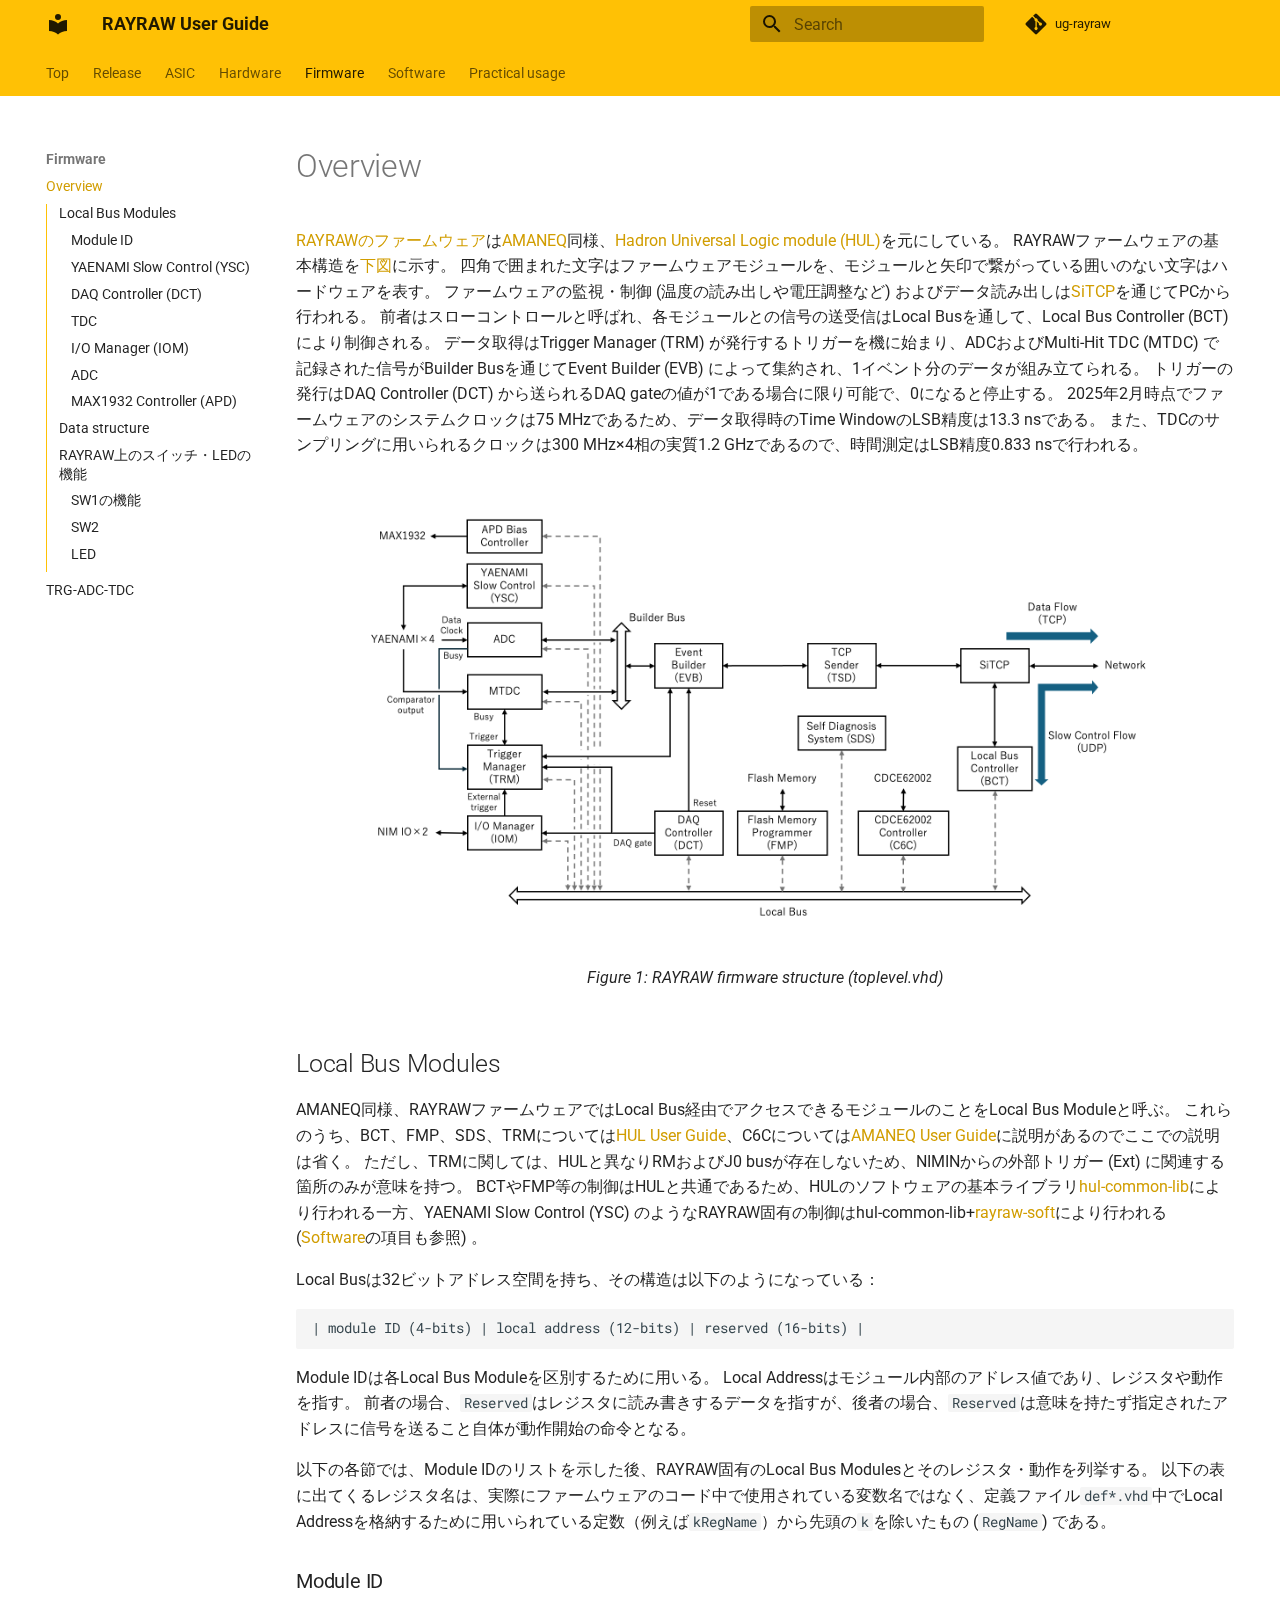
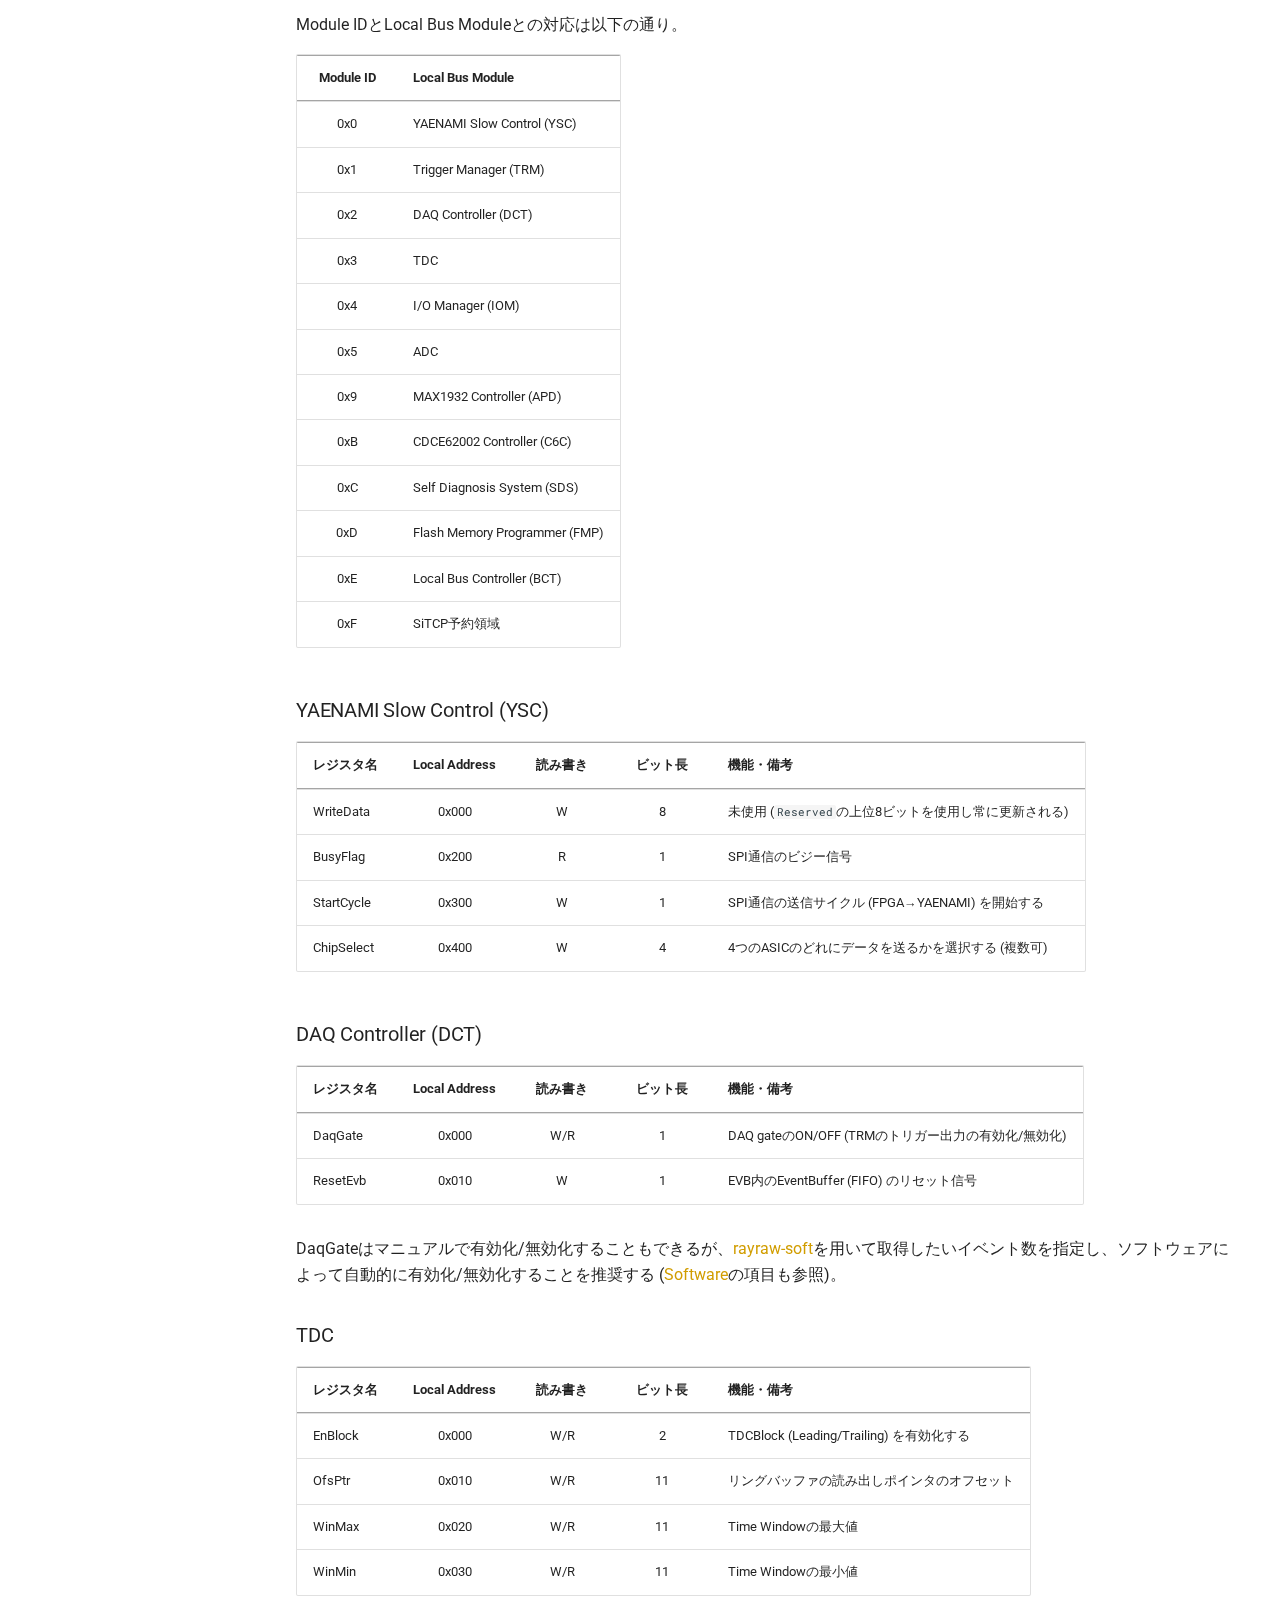
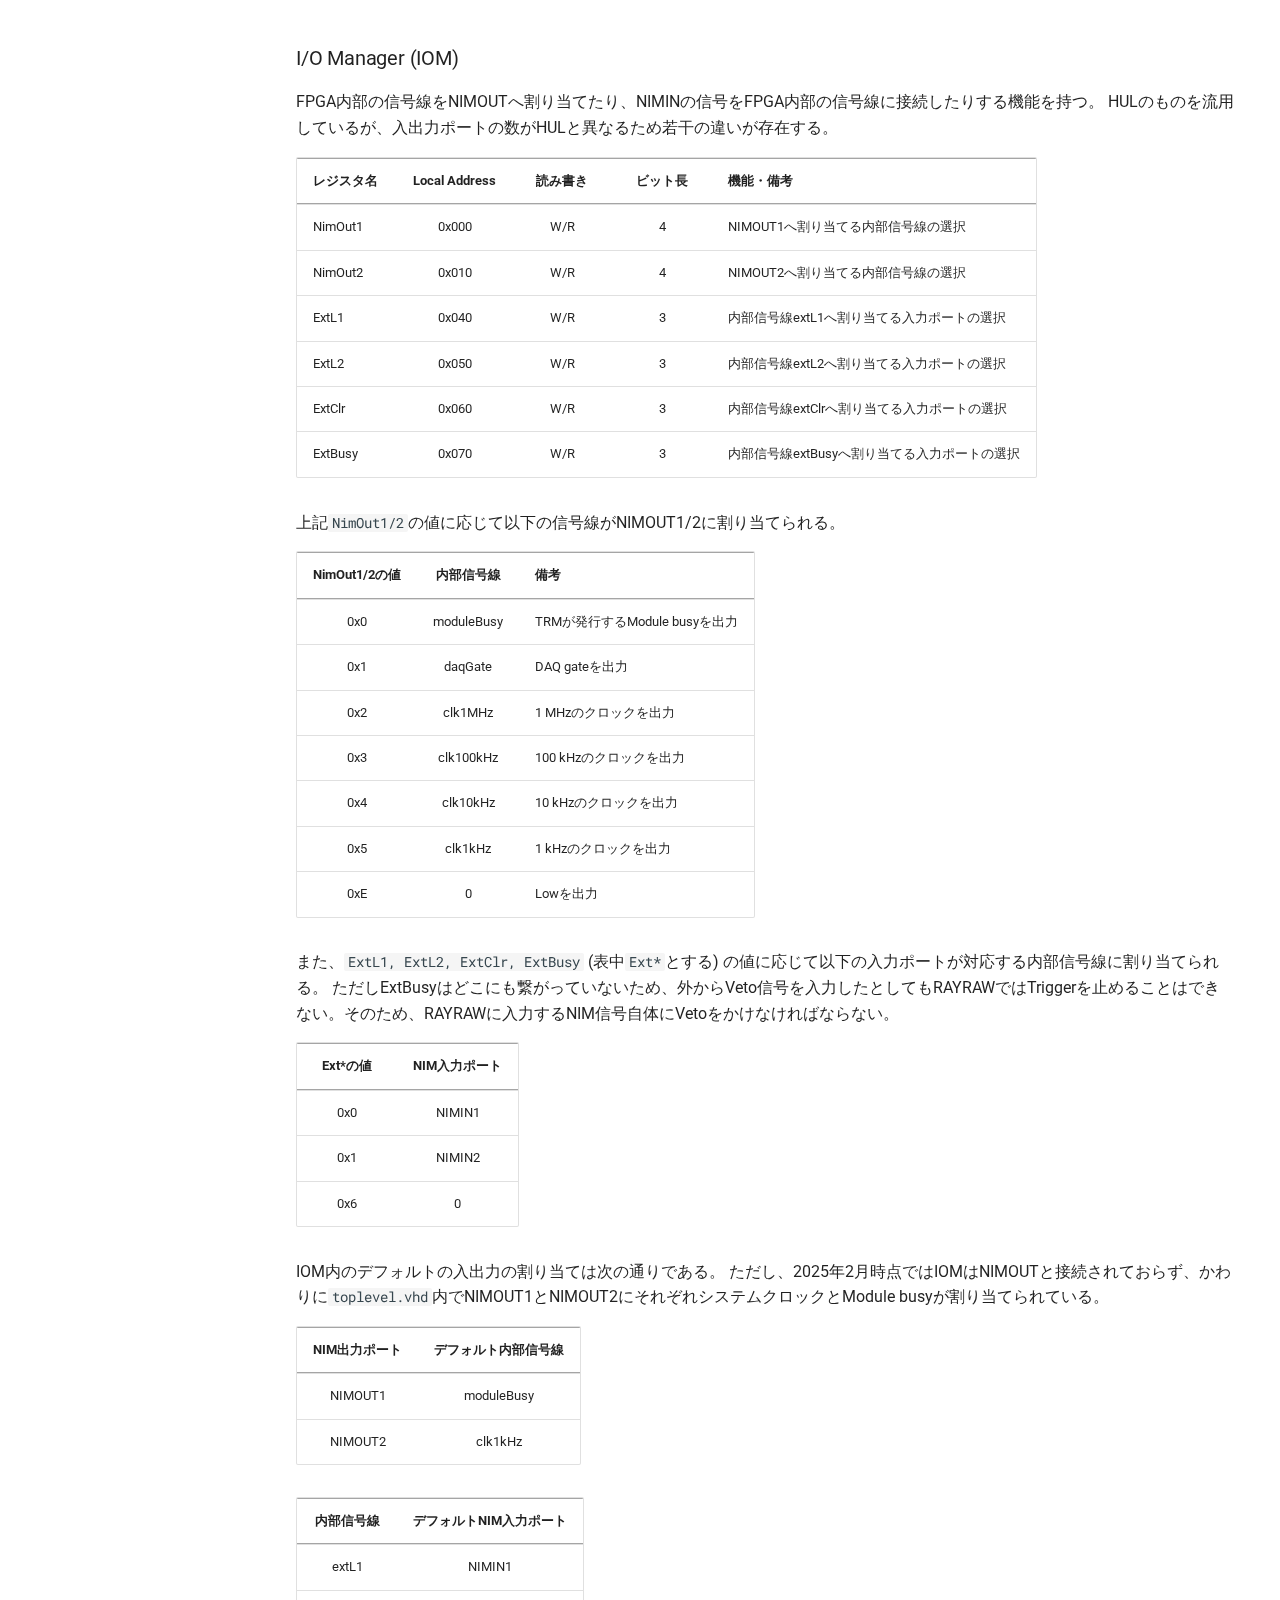
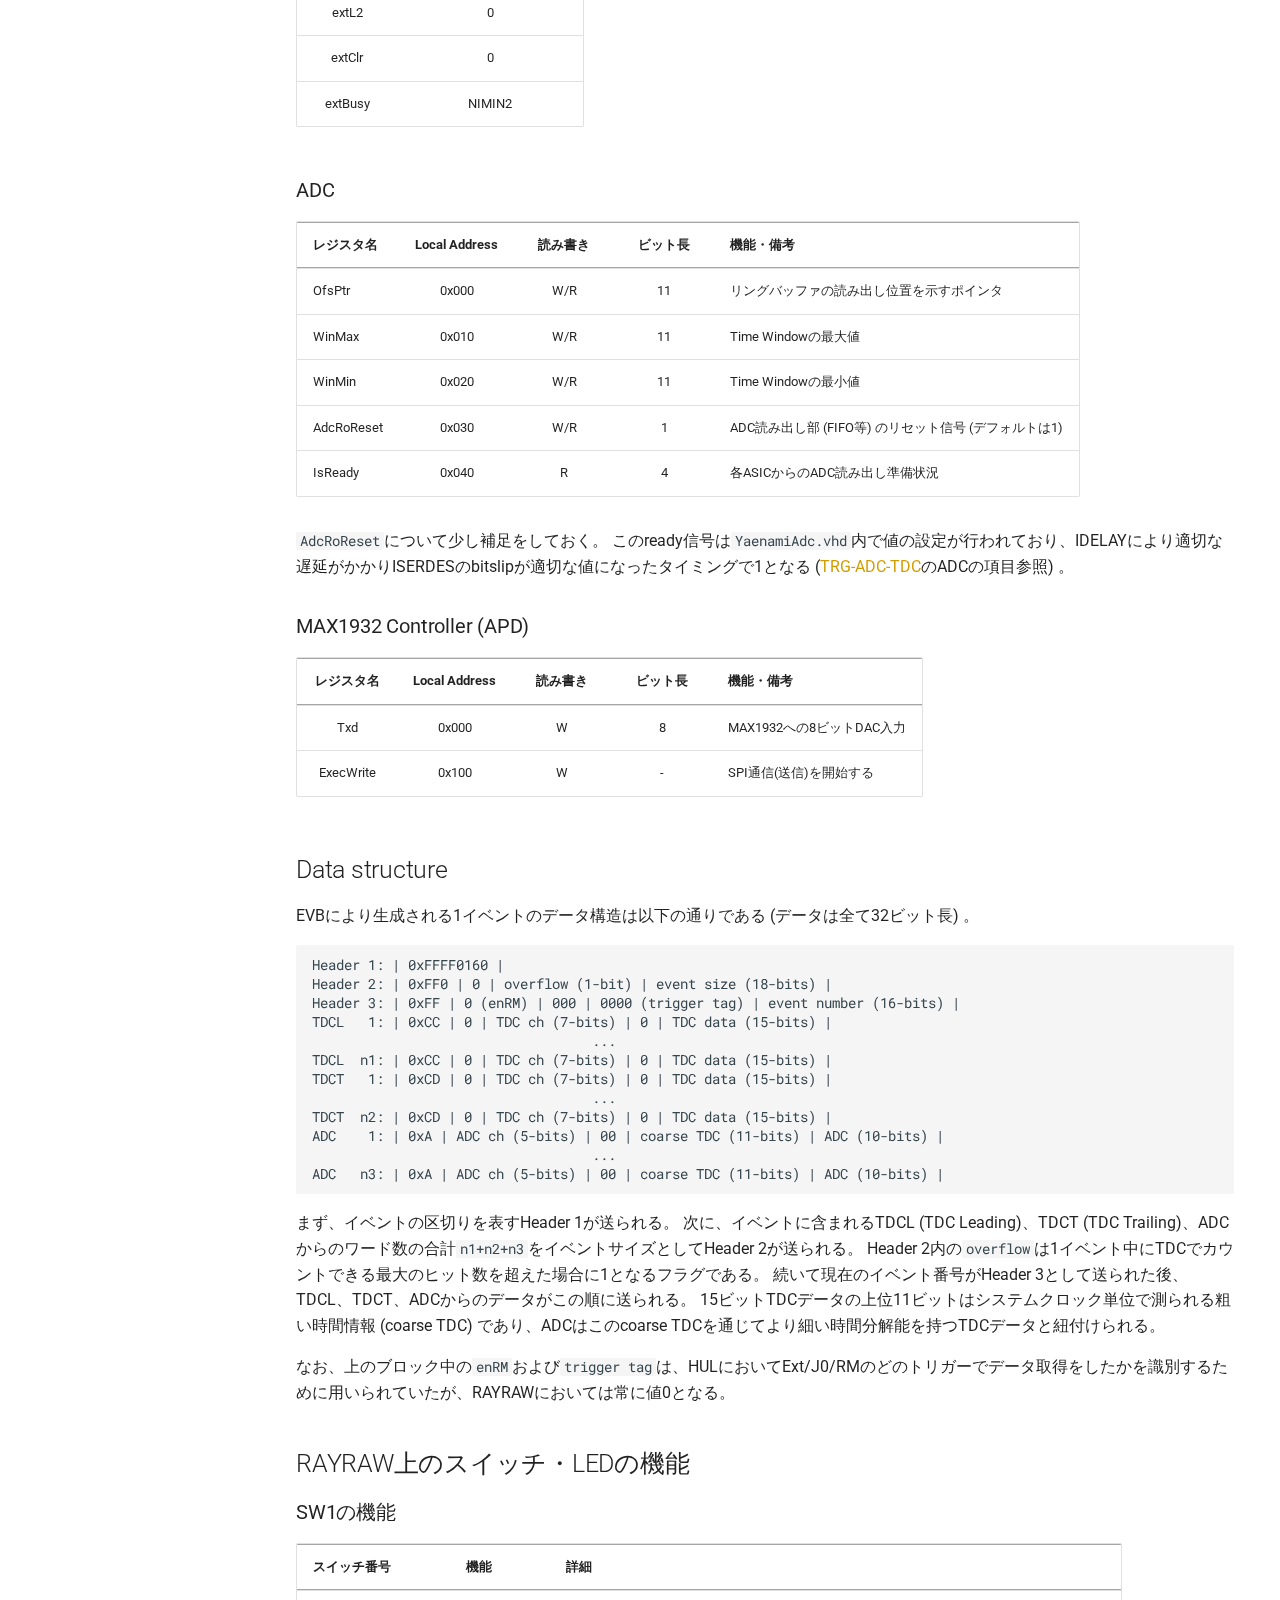
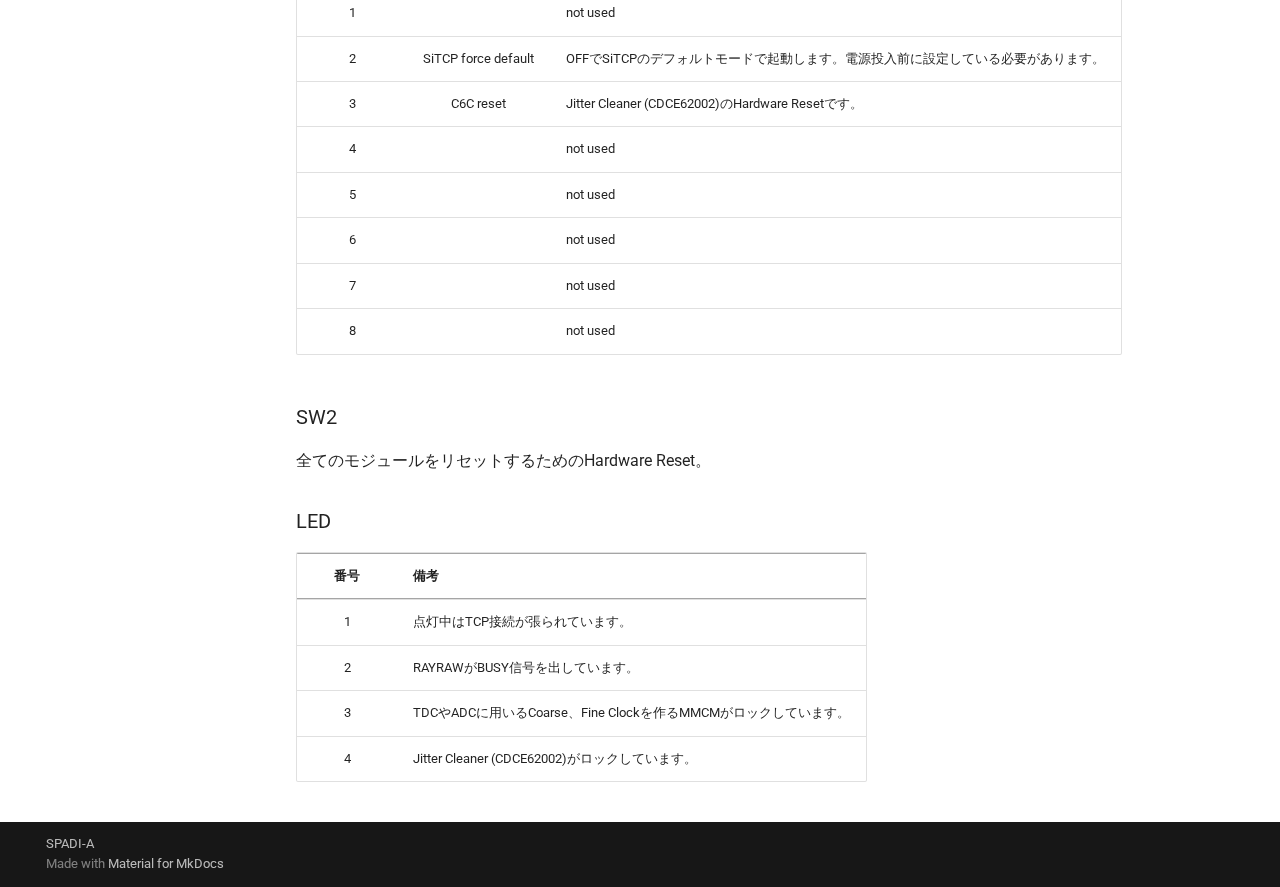
<file: firmware/overview/overview/index.html>
<!doctype html>
<html lang="en" class="no-js">
  <head>
    
      <meta charset="utf-8">
      <meta name="viewport" content="width=device-width,initial-scale=1">
      
        <meta name="description" content="RAYRAW User Guide">
      
      
        <meta name="author" content="YAENAMI-RAYRAW task force members">
      
      
      
        <link rel="prev" href="../../../hardware/rayraw-v1/rayraw-v1/">
      
      
        <link rel="next" href="../../trg-adc-tdc/trg-adc-tdc/">
      
      
      <link rel="icon" href="../../../assets/images/favicon.png">
      <meta name="generator" content="mkdocs-1.6.1, mkdocs-material-9.6.5">
    
    
      
        <title>Overview - RAYRAW User Guide</title>
      
    
    
      <link rel="stylesheet" href="../../../assets/stylesheets/main.8608ea7d.min.css">
      
        
        <link rel="stylesheet" href="../../../assets/stylesheets/palette.06af60db.min.css">
      
      


    
    
      
    
    
      
        
        
        <link rel="preconnect" href="https://fonts.gstatic.com" crossorigin>
        <link rel="stylesheet" href="https://fonts.googleapis.com/css?family=Roboto:300,300i,400,400i,700,700i%7CRoboto+Mono:400,400i,700,700i&display=fallback">
        <style>:root{--md-text-font:"Roboto";--md-code-font:"Roboto Mono"}</style>
      
    
    
      <link rel="stylesheet" href="../../../css/custom.css">
    
    <script>__md_scope=new URL("../../..",location),__md_hash=e=>[...e].reduce(((e,_)=>(e<<5)-e+_.charCodeAt(0)),0),__md_get=(e,_=localStorage,t=__md_scope)=>JSON.parse(_.getItem(t.pathname+"."+e)),__md_set=(e,_,t=localStorage,a=__md_scope)=>{try{t.setItem(a.pathname+"."+e,JSON.stringify(_))}catch(e){}}</script>
    
      

    
    
    
  </head>
  
  
    
    
    
    
    
    <body dir="ltr" data-md-color-scheme="default" data-md-color-primary="amber" data-md-color-accent="indigo">
  
    
    <input class="md-toggle" data-md-toggle="drawer" type="checkbox" id="__drawer" autocomplete="off">
    <input class="md-toggle" data-md-toggle="search" type="checkbox" id="__search" autocomplete="off">
    <label class="md-overlay" for="__drawer"></label>
    <div data-md-component="skip">
      
        
        <a href="#overview" class="md-skip">
          Skip to content
        </a>
      
    </div>
    <div data-md-component="announce">
      
    </div>
    
    
      

<header class="md-header" data-md-component="header">
  <nav class="md-header__inner md-grid" aria-label="Header">
    <a href="../../.." title="RAYRAW User Guide" class="md-header__button md-logo" aria-label="RAYRAW User Guide" data-md-component="logo">
      
  
  <svg xmlns="http://www.w3.org/2000/svg" viewBox="0 0 24 24"><path d="M12 8a3 3 0 0 0 3-3 3 3 0 0 0-3-3 3 3 0 0 0-3 3 3 3 0 0 0 3 3m0 3.54C9.64 9.35 6.5 8 3 8v11c3.5 0 6.64 1.35 9 3.54 2.36-2.19 5.5-3.54 9-3.54V8c-3.5 0-6.64 1.35-9 3.54"/></svg>

    </a>
    <label class="md-header__button md-icon" for="__drawer">
      
      <svg xmlns="http://www.w3.org/2000/svg" viewBox="0 0 24 24"><path d="M3 6h18v2H3zm0 5h18v2H3zm0 5h18v2H3z"/></svg>
    </label>
    <div class="md-header__title" data-md-component="header-title">
      <div class="md-header__ellipsis">
        <div class="md-header__topic">
          <span class="md-ellipsis">
            RAYRAW User Guide
          </span>
        </div>
        <div class="md-header__topic" data-md-component="header-topic">
          <span class="md-ellipsis">
            
              Overview
            
          </span>
        </div>
      </div>
    </div>
    
      
    
    
    
    
      <label class="md-header__button md-icon" for="__search">
        
        <svg xmlns="http://www.w3.org/2000/svg" viewBox="0 0 24 24"><path d="M9.5 3A6.5 6.5 0 0 1 16 9.5c0 1.61-.59 3.09-1.56 4.23l.27.27h.79l5 5-1.5 1.5-5-5v-.79l-.27-.27A6.52 6.52 0 0 1 9.5 16 6.5 6.5 0 0 1 3 9.5 6.5 6.5 0 0 1 9.5 3m0 2C7 5 5 7 5 9.5S7 14 9.5 14 14 12 14 9.5 12 5 9.5 5"/></svg>
      </label>
      <div class="md-search" data-md-component="search" role="dialog">
  <label class="md-search__overlay" for="__search"></label>
  <div class="md-search__inner" role="search">
    <form class="md-search__form" name="search">
      <input type="text" class="md-search__input" name="query" aria-label="Search" placeholder="Search" autocapitalize="off" autocorrect="off" autocomplete="off" spellcheck="false" data-md-component="search-query" required>
      <label class="md-search__icon md-icon" for="__search">
        
        <svg xmlns="http://www.w3.org/2000/svg" viewBox="0 0 24 24"><path d="M9.5 3A6.5 6.5 0 0 1 16 9.5c0 1.61-.59 3.09-1.56 4.23l.27.27h.79l5 5-1.5 1.5-5-5v-.79l-.27-.27A6.52 6.52 0 0 1 9.5 16 6.5 6.5 0 0 1 3 9.5 6.5 6.5 0 0 1 9.5 3m0 2C7 5 5 7 5 9.5S7 14 9.5 14 14 12 14 9.5 12 5 9.5 5"/></svg>
        
        <svg xmlns="http://www.w3.org/2000/svg" viewBox="0 0 24 24"><path d="M20 11v2H8l5.5 5.5-1.42 1.42L4.16 12l7.92-7.92L13.5 5.5 8 11z"/></svg>
      </label>
      <nav class="md-search__options" aria-label="Search">
        
        <button type="reset" class="md-search__icon md-icon" title="Clear" aria-label="Clear" tabindex="-1">
          
          <svg xmlns="http://www.w3.org/2000/svg" viewBox="0 0 24 24"><path d="M19 6.41 17.59 5 12 10.59 6.41 5 5 6.41 10.59 12 5 17.59 6.41 19 12 13.41 17.59 19 19 17.59 13.41 12z"/></svg>
        </button>
      </nav>
      
    </form>
    <div class="md-search__output">
      <div class="md-search__scrollwrap" tabindex="0" data-md-scrollfix>
        <div class="md-search-result" data-md-component="search-result">
          <div class="md-search-result__meta">
            Initializing search
          </div>
          <ol class="md-search-result__list" role="presentation"></ol>
        </div>
      </div>
    </div>
  </div>
</div>
    
    
      <div class="md-header__source">
        <a href="https://github.com/spadi-alliance/ug-rayraw" title="Go to repository" class="md-source" data-md-component="source">
  <div class="md-source__icon md-icon">
    
    <svg xmlns="http://www.w3.org/2000/svg" viewBox="0 0 448 512"><!--! Font Awesome Free 6.7.2 by @fontawesome - https://fontawesome.com License - https://fontawesome.com/license/free (Icons: CC BY 4.0, Fonts: SIL OFL 1.1, Code: MIT License) Copyright 2024 Fonticons, Inc.--><path d="M439.55 236.05 244 40.45a28.87 28.87 0 0 0-40.81 0l-40.66 40.63 51.52 51.52c27.06-9.14 52.68 16.77 43.39 43.68l49.66 49.66c34.23-11.8 61.18 31 35.47 56.69-26.49 26.49-70.21-2.87-56-37.34L240.22 199v121.85c25.3 12.54 22.26 41.85 9.08 55a34.34 34.34 0 0 1-48.55 0c-17.57-17.6-11.07-46.91 11.25-56v-123c-20.8-8.51-24.6-30.74-18.64-45L142.57 101 8.45 235.14a28.86 28.86 0 0 0 0 40.81l195.61 195.6a28.86 28.86 0 0 0 40.8 0l194.69-194.69a28.86 28.86 0 0 0 0-40.81"/></svg>
  </div>
  <div class="md-source__repository">
    ug-rayraw
  </div>
</a>
      </div>
    
  </nav>
  
</header>
    
    <div class="md-container" data-md-component="container">
      
      
        
          
            
<nav class="md-tabs" aria-label="Tabs" data-md-component="tabs">
  <div class="md-grid">
    <ul class="md-tabs__list">
      
        
  
  
  
    <li class="md-tabs__item">
      <a href="../../.." class="md-tabs__link">
        
  
    
  
  Top

      </a>
    </li>
  

      
        
  
  
  
    <li class="md-tabs__item">
      <a href="../../../release/release/" class="md-tabs__link">
        
  
    
  
  Release

      </a>
    </li>
  

      
        
  
  
  
    <li class="md-tabs__item">
      <a href="../../../asic/yaenami/" class="md-tabs__link">
        
  
    
  
  ASIC

      </a>
    </li>
  

      
        
  
  
  
    
    
      <li class="md-tabs__item">
        <a href="../../../hardware/rayraw-v1/rayraw-v1/" class="md-tabs__link">
          
  
  Hardware

        </a>
      </li>
    
  

      
        
  
  
    
  
  
    
    
      <li class="md-tabs__item md-tabs__item--active">
        <a href="./" class="md-tabs__link">
          
  
  Firmware

        </a>
      </li>
    
  

      
        
  
  
  
    <li class="md-tabs__item">
      <a href="../../../software/software/" class="md-tabs__link">
        
  
    
  
  Software

      </a>
    </li>
  

      
        
  
  
  
    <li class="md-tabs__item">
      <a href="../../../practical/practical/" class="md-tabs__link">
        
  
    
  
  Practical usage

      </a>
    </li>
  

      
    </ul>
  </div>
</nav>
          
        
      
      <main class="md-main" data-md-component="main">
        <div class="md-main__inner md-grid">
          
            
              
              <div class="md-sidebar md-sidebar--primary" data-md-component="sidebar" data-md-type="navigation" >
                <div class="md-sidebar__scrollwrap">
                  <div class="md-sidebar__inner">
                    


  


  

<nav class="md-nav md-nav--primary md-nav--lifted md-nav--integrated" aria-label="Navigation" data-md-level="0">
  <label class="md-nav__title" for="__drawer">
    <a href="../../.." title="RAYRAW User Guide" class="md-nav__button md-logo" aria-label="RAYRAW User Guide" data-md-component="logo">
      
  
  <svg xmlns="http://www.w3.org/2000/svg" viewBox="0 0 24 24"><path d="M12 8a3 3 0 0 0 3-3 3 3 0 0 0-3-3 3 3 0 0 0-3 3 3 3 0 0 0 3 3m0 3.54C9.64 9.35 6.5 8 3 8v11c3.5 0 6.64 1.35 9 3.54 2.36-2.19 5.5-3.54 9-3.54V8c-3.5 0-6.64 1.35-9 3.54"/></svg>

    </a>
    RAYRAW User Guide
  </label>
  
    <div class="md-nav__source">
      <a href="https://github.com/spadi-alliance/ug-rayraw" title="Go to repository" class="md-source" data-md-component="source">
  <div class="md-source__icon md-icon">
    
    <svg xmlns="http://www.w3.org/2000/svg" viewBox="0 0 448 512"><!--! Font Awesome Free 6.7.2 by @fontawesome - https://fontawesome.com License - https://fontawesome.com/license/free (Icons: CC BY 4.0, Fonts: SIL OFL 1.1, Code: MIT License) Copyright 2024 Fonticons, Inc.--><path d="M439.55 236.05 244 40.45a28.87 28.87 0 0 0-40.81 0l-40.66 40.63 51.52 51.52c27.06-9.14 52.68 16.77 43.39 43.68l49.66 49.66c34.23-11.8 61.18 31 35.47 56.69-26.49 26.49-70.21-2.87-56-37.34L240.22 199v121.85c25.3 12.54 22.26 41.85 9.08 55a34.34 34.34 0 0 1-48.55 0c-17.57-17.6-11.07-46.91 11.25-56v-123c-20.8-8.51-24.6-30.74-18.64-45L142.57 101 8.45 235.14a28.86 28.86 0 0 0 0 40.81l195.61 195.6a28.86 28.86 0 0 0 40.8 0l194.69-194.69a28.86 28.86 0 0 0 0-40.81"/></svg>
  </div>
  <div class="md-source__repository">
    ug-rayraw
  </div>
</a>
    </div>
  
  <ul class="md-nav__list" data-md-scrollfix>
    
      
      
  
  
  
  
    <li class="md-nav__item">
      <a href="../../.." class="md-nav__link">
        
  
  <span class="md-ellipsis">
    Top
    
  </span>
  

      </a>
    </li>
  

    
      
      
  
  
  
  
    <li class="md-nav__item">
      <a href="../../../release/release/" class="md-nav__link">
        
  
  <span class="md-ellipsis">
    Release
    
  </span>
  

      </a>
    </li>
  

    
      
      
  
  
  
  
    <li class="md-nav__item">
      <a href="../../../asic/yaenami/" class="md-nav__link">
        
  
  <span class="md-ellipsis">
    ASIC
    
  </span>
  

      </a>
    </li>
  

    
      
      
  
  
  
  
    
    
    
      
      
    
    
    <li class="md-nav__item md-nav__item--nested">
      
        
        
        <input class="md-nav__toggle md-toggle " type="checkbox" id="__nav_4" >
        
          
          <label class="md-nav__link" for="__nav_4" id="__nav_4_label" tabindex="0">
            
  
  <span class="md-ellipsis">
    Hardware
    
  </span>
  

            <span class="md-nav__icon md-icon"></span>
          </label>
        
        <nav class="md-nav" data-md-level="1" aria-labelledby="__nav_4_label" aria-expanded="false">
          <label class="md-nav__title" for="__nav_4">
            <span class="md-nav__icon md-icon"></span>
            Hardware
          </label>
          <ul class="md-nav__list" data-md-scrollfix>
            
              
                
  
  
  
  
    <li class="md-nav__item">
      <a href="../../../hardware/rayraw-v1/rayraw-v1/" class="md-nav__link">
        
  
  <span class="md-ellipsis">
    RAYRAW-V1
    
  </span>
  

      </a>
    </li>
  

              
            
          </ul>
        </nav>
      
    </li>
  

    
      
      
  
  
    
  
  
  
    
    
    
      
        
        
      
      
    
    
    <li class="md-nav__item md-nav__item--active md-nav__item--section md-nav__item--nested">
      
        
        
        <input class="md-nav__toggle md-toggle " type="checkbox" id="__nav_5" checked>
        
          
          <label class="md-nav__link" for="__nav_5" id="__nav_5_label" tabindex="">
            
  
  <span class="md-ellipsis">
    Firmware
    
  </span>
  

            <span class="md-nav__icon md-icon"></span>
          </label>
        
        <nav class="md-nav" data-md-level="1" aria-labelledby="__nav_5_label" aria-expanded="true">
          <label class="md-nav__title" for="__nav_5">
            <span class="md-nav__icon md-icon"></span>
            Firmware
          </label>
          <ul class="md-nav__list" data-md-scrollfix>
            
              
                
  
  
    
  
  
  
    <li class="md-nav__item md-nav__item--active">
      
      <input class="md-nav__toggle md-toggle" type="checkbox" id="__toc">
      
      
        
      
      
        <label class="md-nav__link md-nav__link--active" for="__toc">
          
  
  <span class="md-ellipsis">
    Overview
    
  </span>
  

          <span class="md-nav__icon md-icon"></span>
        </label>
      
      <a href="./" class="md-nav__link md-nav__link--active">
        
  
  <span class="md-ellipsis">
    Overview
    
  </span>
  

      </a>
      
        

<nav class="md-nav md-nav--secondary" aria-label="Table of contents">
  
  
  
    
  
  
    <label class="md-nav__title" for="__toc">
      <span class="md-nav__icon md-icon"></span>
      Table of contents
    </label>
    <ul class="md-nav__list" data-md-component="toc" data-md-scrollfix>
      
        <li class="md-nav__item">
  <a href="#local-bus-modules" class="md-nav__link">
    <span class="md-ellipsis">
      Local Bus Modules
    </span>
  </a>
  
    <nav class="md-nav" aria-label="Local Bus Modules">
      <ul class="md-nav__list">
        
          <li class="md-nav__item">
  <a href="#module-id" class="md-nav__link">
    <span class="md-ellipsis">
      Module ID
    </span>
  </a>
  
</li>
        
          <li class="md-nav__item">
  <a href="#yaenami-slow-control-ysc" class="md-nav__link">
    <span class="md-ellipsis">
      YAENAMI Slow Control (YSC)
    </span>
  </a>
  
</li>
        
          <li class="md-nav__item">
  <a href="#daq-controller-dct" class="md-nav__link">
    <span class="md-ellipsis">
      DAQ Controller (DCT)
    </span>
  </a>
  
</li>
        
          <li class="md-nav__item">
  <a href="#tdc" class="md-nav__link">
    <span class="md-ellipsis">
      TDC
    </span>
  </a>
  
</li>
        
          <li class="md-nav__item">
  <a href="#io-manager-iom" class="md-nav__link">
    <span class="md-ellipsis">
      I/O Manager (IOM)
    </span>
  </a>
  
</li>
        
          <li class="md-nav__item">
  <a href="#adc" class="md-nav__link">
    <span class="md-ellipsis">
      ADC
    </span>
  </a>
  
</li>
        
          <li class="md-nav__item">
  <a href="#max1932-controller-apd" class="md-nav__link">
    <span class="md-ellipsis">
      MAX1932 Controller (APD)
    </span>
  </a>
  
</li>
        
      </ul>
    </nav>
  
</li>
      
        <li class="md-nav__item">
  <a href="#data-structure" class="md-nav__link">
    <span class="md-ellipsis">
      Data structure
    </span>
  </a>
  
</li>
      
        <li class="md-nav__item">
  <a href="#rayrawled" class="md-nav__link">
    <span class="md-ellipsis">
      RAYRAW上のスイッチ・LEDの機能
    </span>
  </a>
  
    <nav class="md-nav" aria-label="RAYRAW上のスイッチ・LEDの機能">
      <ul class="md-nav__list">
        
          <li class="md-nav__item">
  <a href="#sw1" class="md-nav__link">
    <span class="md-ellipsis">
      SW1の機能
    </span>
  </a>
  
</li>
        
          <li class="md-nav__item">
  <a href="#sw2" class="md-nav__link">
    <span class="md-ellipsis">
      SW2
    </span>
  </a>
  
</li>
        
          <li class="md-nav__item">
  <a href="#led" class="md-nav__link">
    <span class="md-ellipsis">
      LED
    </span>
  </a>
  
</li>
        
      </ul>
    </nav>
  
</li>
      
    </ul>
  
</nav>
      
    </li>
  

              
            
              
                
  
  
  
  
    <li class="md-nav__item">
      <a href="../../trg-adc-tdc/trg-adc-tdc/" class="md-nav__link">
        
  
  <span class="md-ellipsis">
    TRG-ADC-TDC
    
  </span>
  

      </a>
    </li>
  

              
            
          </ul>
        </nav>
      
    </li>
  

    
      
      
  
  
  
  
    <li class="md-nav__item">
      <a href="../../../software/software/" class="md-nav__link">
        
  
  <span class="md-ellipsis">
    Software
    
  </span>
  

      </a>
    </li>
  

    
      
      
  
  
  
  
    <li class="md-nav__item">
      <a href="../../../practical/practical/" class="md-nav__link">
        
  
  <span class="md-ellipsis">
    Practical usage
    
  </span>
  

      </a>
    </li>
  

    
  </ul>
</nav>
                  </div>
                </div>
              </div>
            
            
          
          
            <div class="md-content" data-md-component="content">
              <article class="md-content__inner md-typeset">
                
                  


  
  


<h1 id="overview">Overview</h1>
<p><a href="https://github.com/spadi-alliance/RAYRAW-FW">RAYRAWのファームウェア</a>は<a href="https://spadi-alliance.github.io/ug-amaneq/">AMANEQ</a>同様、<a href="https://hul-official.gitlab.io/hul-ug/">Hadron Universal Logic module (HUL)</a>を元にしている。
RAYRAWファームウェアの基本構造を<a href="#RAYRAW-FIRMWARE">下図</a>に示す。
四角で囲まれた文字はファームウェアモジュールを、モジュールと矢印で繋がっている囲いのない文字はハードウェアを表す。
ファームウェアの監視・制御 (温度の読み出しや電圧調整など) およびデータ読み出しは<a href="https://www.sitcp.net/doc/SiTCP.pdf">SiTCP</a>を通じてPCから行われる。
前者はスローコントロールと呼ばれ、各モジュールとの信号の送受信はLocal Busを通して、Local Bus Controller (BCT) により制御される。
データ取得はTrigger Manager (TRM) が発行するトリガーを機に始まり、ADCおよびMulti-Hit TDC (MTDC) で記録された信号がBuilder Busを通じてEvent Builder (EVB) によって集約され、1イベント分のデータが組み立てられる。
トリガーの発行はDAQ Controller (DCT) から送られるDAQ gateの値が1である場合に限り可能で、0になると停止する。
2025年2月時点でファームウェアのシステムクロックは75 MHzであるため、データ取得時のTime WindowのLSB精度は13.3 nsである。
また、TDCのサンプリングに用いられるクロックは300 MHz×4相の実質1.2 GHzであるので、時間測定はLSB精度0.833 nsで行われる。</p>
<figure id="_figure-1">
<img alt="RAYRAW-FIRMWARE" id="RAYRAW-FIRMWARE" src="../rayraw-firmware-fig-v3.png" width="90%" />
<figcaption><span>Figure&nbsp;1:</span> RAYRAW firmware structure (toplevel.vhd)</figcaption>
</figure>
<h2 id="local-bus-modules">Local Bus Modules</h2>
<p>AMANEQ同様、RAYRAWファームウェアではLocal Bus経由でアクセスできるモジュールのことをLocal Bus Moduleと呼ぶ。
これらのうち、BCT、FMP、SDS、TRMについては<a href="https://hul-official.gitlab.io/hul-ug/">HUL User Guide</a>、C6Cについては<a href="https://spadi-alliance.github.io/ug-amaneq/">AMANEQ User Guide</a>に説明があるのでここでの説明は省く。
ただし、TRMに関しては、HULと異なりRMおよびJ0 busが存在しないため、NIMINからの外部トリガー (Ext) に関連する箇所のみが意味を持つ。
BCTやFMP等の制御はHULと共通であるため、HULのソフトウェアの基本ライブラリ<a href="https://github.com/spadi-alliance/hul-common-lib">hul-common-lib</a>により行われる一方、YAENAMI Slow Control (YSC) のようなRAYRAW固有の制御はhul-common-lib+<a href="https://github.com/spadi-alliance/rayraw-soft">rayraw-soft</a>により行われる (<a href="../../../software/software/">Software</a>の項目も参照) 。</p>
<p>Local Busは32ビットアドレス空間を持ち、その構造は以下のようになっている：</p>
<pre><code>| module ID (4-bits) | local address (12-bits) | reserved (16-bits) |
</code></pre>
<p>Module IDは各Local Bus Moduleを区別するために用いる。
Local Addressはモジュール内部のアドレス値であり、レジスタや動作を指す。
前者の場合、<code>Reserved</code>はレジスタに読み書きするデータを指すが、後者の場合、<code>Reserved</code>は意味を持たず指定されたアドレスに信号を送ること自体が動作開始の命令となる。</p>
<p>以下の各節では、Module IDのリストを示した後、RAYRAW固有のLocal Bus Modulesとそのレジスタ・動作を列挙する。
以下の表に出てくるレジスタ名は、実際にファームウェアのコード中で使用されている変数名ではなく、定義ファイル<code>def*.vhd</code>中でLocal Addressを格納するために用いられている定数（例えば<code>kRegName</code>）から先頭の<code>k</code>を除いたもの (<code>RegName</code>) である。</p>
<h3 id="module-id">Module ID</h3>
<p>Module IDとLocal Bus Moduleとの対応は以下の通り。</p>
<table>
<thead>
<tr>
<th style="text-align: center;">Module ID</th>
<th style="text-align: left;">Local Bus Module</th>
</tr>
</thead>
<tbody>
<tr>
<td style="text-align: center;">0x0</td>
<td style="text-align: left;">YAENAMI Slow Control (YSC)</td>
</tr>
<tr>
<td style="text-align: center;">0x1</td>
<td style="text-align: left;">Trigger Manager (TRM)</td>
</tr>
<tr>
<td style="text-align: center;">0x2</td>
<td style="text-align: left;">DAQ Controller (DCT)</td>
</tr>
<tr>
<td style="text-align: center;">0x3</td>
<td style="text-align: left;">TDC</td>
</tr>
<tr>
<td style="text-align: center;">0x4</td>
<td style="text-align: left;">I/O Manager (IOM)</td>
</tr>
<tr>
<td style="text-align: center;">0x5</td>
<td style="text-align: left;">ADC</td>
</tr>
<tr>
<td style="text-align: center;">0x9</td>
<td style="text-align: left;">MAX1932 Controller (APD)</td>
</tr>
<tr>
<td style="text-align: center;">0xB</td>
<td style="text-align: left;">CDCE62002 Controller (C6C)</td>
</tr>
<tr>
<td style="text-align: center;">0xC</td>
<td style="text-align: left;">Self Diagnosis System (SDS)</td>
</tr>
<tr>
<td style="text-align: center;">0xD</td>
<td style="text-align: left;">Flash Memory Programmer (FMP)</td>
</tr>
<tr>
<td style="text-align: center;">0xE</td>
<td style="text-align: left;">Local Bus Controller (BCT)</td>
</tr>
<tr>
<td style="text-align: center;">0xF</td>
<td style="text-align: left;">SiTCP予約領域</td>
</tr>
</tbody>
</table>
<h3 id="yaenami-slow-control-ysc">YAENAMI Slow Control (YSC)</h3>
<table>
<thead>
<tr>
<th style="text-align: left;">レジスタ名</th>
<th style="text-align: center;">Local Address</th>
<th style="text-align: center;">読み書き</th>
<th style="text-align: center;">ビット長</th>
<th style="text-align: left;">機能・備考</th>
</tr>
</thead>
<tbody>
<tr>
<td style="text-align: left;">WriteData</td>
<td style="text-align: center;">0x000</td>
<td style="text-align: center;">W</td>
<td style="text-align: center;">8</td>
<td style="text-align: left;">未使用 (<code>Reserved</code>の上位8ビットを使用し常に更新される)</td>
</tr>
<tr>
<td style="text-align: left;">BusyFlag</td>
<td style="text-align: center;">0x200</td>
<td style="text-align: center;">R</td>
<td style="text-align: center;">1</td>
<td style="text-align: left;">SPI通信のビジー信号</td>
</tr>
<tr>
<td style="text-align: left;">StartCycle</td>
<td style="text-align: center;">0x300</td>
<td style="text-align: center;">W</td>
<td style="text-align: center;">1</td>
<td style="text-align: left;">SPI通信の送信サイクル (FPGA→YAENAMI) を開始する</td>
</tr>
<tr>
<td style="text-align: left;">ChipSelect</td>
<td style="text-align: center;">0x400</td>
<td style="text-align: center;">W</td>
<td style="text-align: center;">4</td>
<td style="text-align: left;">4つのASICのどれにデータを送るかを選択する (複数可)</td>
</tr>
</tbody>
</table>
<h3 id="daq-controller-dct">DAQ Controller (DCT)</h3>
<table>
<thead>
<tr>
<th style="text-align: left;">レジスタ名</th>
<th style="text-align: center;">Local Address</th>
<th style="text-align: center;">読み書き</th>
<th style="text-align: center;">ビット長</th>
<th style="text-align: left;">機能・備考</th>
</tr>
</thead>
<tbody>
<tr>
<td style="text-align: left;">DaqGate</td>
<td style="text-align: center;">0x000</td>
<td style="text-align: center;">W/R</td>
<td style="text-align: center;">1</td>
<td style="text-align: left;">DAQ gateのON/OFF (TRMのトリガー出力の有効化/無効化)</td>
</tr>
<tr>
<td style="text-align: left;">ResetEvb</td>
<td style="text-align: center;">0x010</td>
<td style="text-align: center;">W</td>
<td style="text-align: center;">1</td>
<td style="text-align: left;">EVB内のEventBuffer (FIFO) のリセット信号</td>
</tr>
</tbody>
</table>
<p>DaqGateはマニュアルで有効化/無効化することもできるが、<a href="https://github.com/spadi-alliance/rayraw-soft">rayraw-soft</a>を用いて取得したいイベント数を指定し、ソフトウェアによって自動的に有効化/無効化することを推奨する (<a href="../../../software/software/">Software</a>の項目も参照)。</p>
<h3 id="tdc">TDC</h3>
<table>
<thead>
<tr>
<th style="text-align: left;">レジスタ名</th>
<th style="text-align: center;">Local Address</th>
<th style="text-align: center;">読み書き</th>
<th style="text-align: center;">ビット長</th>
<th style="text-align: left;">機能・備考</th>
</tr>
</thead>
<tbody>
<tr>
<td style="text-align: left;">EnBlock</td>
<td style="text-align: center;">0x000</td>
<td style="text-align: center;">W/R</td>
<td style="text-align: center;">2</td>
<td style="text-align: left;">TDCBlock (Leading/Trailing) を有効化する</td>
</tr>
<tr>
<td style="text-align: left;">OfsPtr</td>
<td style="text-align: center;">0x010</td>
<td style="text-align: center;">W/R</td>
<td style="text-align: center;">11</td>
<td style="text-align: left;">リングバッファの読み出しポインタのオフセット</td>
</tr>
<tr>
<td style="text-align: left;">WinMax</td>
<td style="text-align: center;">0x020</td>
<td style="text-align: center;">W/R</td>
<td style="text-align: center;">11</td>
<td style="text-align: left;">Time Windowの最大値</td>
</tr>
<tr>
<td style="text-align: left;">WinMin</td>
<td style="text-align: center;">0x030</td>
<td style="text-align: center;">W/R</td>
<td style="text-align: center;">11</td>
<td style="text-align: left;">Time Windowの最小値</td>
</tr>
</tbody>
</table>
<h3 id="io-manager-iom">I/O Manager (IOM)</h3>
<p>FPGA内部の信号線をNIMOUTへ割り当てたり、NIMINの信号をFPGA内部の信号線に接続したりする機能を持つ。
HULのものを流用しているが、入出力ポートの数がHULと異なるため若干の違いが存在する。</p>
<table>
<thead>
<tr>
<th style="text-align: left;">レジスタ名</th>
<th style="text-align: center;">Local Address</th>
<th style="text-align: center;">読み書き</th>
<th style="text-align: center;">ビット長</th>
<th style="text-align: left;">機能・備考</th>
</tr>
</thead>
<tbody>
<tr>
<td style="text-align: left;">NimOut1</td>
<td style="text-align: center;">0x000</td>
<td style="text-align: center;">W/R</td>
<td style="text-align: center;">4</td>
<td style="text-align: left;">NIMOUT1へ割り当てる内部信号線の選択</td>
</tr>
<tr>
<td style="text-align: left;">NimOut2</td>
<td style="text-align: center;">0x010</td>
<td style="text-align: center;">W/R</td>
<td style="text-align: center;">4</td>
<td style="text-align: left;">NIMOUT2へ割り当てる内部信号線の選択</td>
</tr>
<tr>
<td style="text-align: left;">ExtL1</td>
<td style="text-align: center;">0x040</td>
<td style="text-align: center;">W/R</td>
<td style="text-align: center;">3</td>
<td style="text-align: left;">内部信号線extL1へ割り当てる入力ポートの選択</td>
</tr>
<tr>
<td style="text-align: left;">ExtL2</td>
<td style="text-align: center;">0x050</td>
<td style="text-align: center;">W/R</td>
<td style="text-align: center;">3</td>
<td style="text-align: left;">内部信号線extL2へ割り当てる入力ポートの選択</td>
</tr>
<tr>
<td style="text-align: left;">ExtClr</td>
<td style="text-align: center;">0x060</td>
<td style="text-align: center;">W/R</td>
<td style="text-align: center;">3</td>
<td style="text-align: left;">内部信号線extClrへ割り当てる入力ポートの選択</td>
</tr>
<tr>
<td style="text-align: left;">ExtBusy</td>
<td style="text-align: center;">0x070</td>
<td style="text-align: center;">W/R</td>
<td style="text-align: center;">3</td>
<td style="text-align: left;">内部信号線extBusyへ割り当てる入力ポートの選択</td>
</tr>
</tbody>
</table>
<p>上記<code>NimOut1/2</code>の値に応じて以下の信号線がNIMOUT1/2に割り当てられる。</p>
<table>
<thead>
<tr>
<th style="text-align: center;">NimOut1/2の値</th>
<th style="text-align: center;">内部信号線</th>
<th style="text-align: left;">備考</th>
</tr>
</thead>
<tbody>
<tr>
<td style="text-align: center;">0x0</td>
<td style="text-align: center;">moduleBusy</td>
<td style="text-align: left;">TRMが発行するModule busyを出力</td>
</tr>
<tr>
<td style="text-align: center;">0x1</td>
<td style="text-align: center;">daqGate</td>
<td style="text-align: left;">DAQ gateを出力</td>
</tr>
<tr>
<td style="text-align: center;">0x2</td>
<td style="text-align: center;">clk1MHz</td>
<td style="text-align: left;">1 MHzのクロックを出力</td>
</tr>
<tr>
<td style="text-align: center;">0x3</td>
<td style="text-align: center;">clk100kHz</td>
<td style="text-align: left;">100 kHzのクロックを出力</td>
</tr>
<tr>
<td style="text-align: center;">0x4</td>
<td style="text-align: center;">clk10kHz</td>
<td style="text-align: left;">10 kHzのクロックを出力</td>
</tr>
<tr>
<td style="text-align: center;">0x5</td>
<td style="text-align: center;">clk1kHz</td>
<td style="text-align: left;">1 kHzのクロックを出力</td>
</tr>
<tr>
<td style="text-align: center;">0xE</td>
<td style="text-align: center;">0</td>
<td style="text-align: left;">Lowを出力</td>
</tr>
</tbody>
</table>
<p>また、<code>ExtL1, ExtL2, ExtClr, ExtBusy</code> (表中<code>Ext*</code>とする) の値に応じて以下の入力ポートが対応する内部信号線に割り当てられる。
ただしExtBusyはどこにも繋がっていないため、外からVeto信号を入力したとしてもRAYRAWではTriggerを止めることはできない。そのため、RAYRAWに入力するNIM信号自体にVetoをかけなければならない。</p>
<table>
<thead>
<tr>
<th style="text-align: center;">Ext*の値</th>
<th style="text-align: center;">NIM入力ポート</th>
</tr>
</thead>
<tbody>
<tr>
<td style="text-align: center;">0x0</td>
<td style="text-align: center;">NIMIN1</td>
</tr>
<tr>
<td style="text-align: center;">0x1</td>
<td style="text-align: center;">NIMIN2</td>
</tr>
<tr>
<td style="text-align: center;">0x6</td>
<td style="text-align: center;">0</td>
</tr>
</tbody>
</table>
<p>IOM内のデフォルトの入出力の割り当ては次の通りである。
ただし、2025年2月時点ではIOMはNIMOUTと接続されておらず、かわりに<code>toplevel.vhd</code>内でNIMOUT1とNIMOUT2にそれぞれシステムクロックとModule busyが割り当てられている。</p>
<table>
<thead>
<tr>
<th style="text-align: center;">NIM出力ポート</th>
<th style="text-align: center;">デフォルト内部信号線</th>
</tr>
</thead>
<tbody>
<tr>
<td style="text-align: center;">NIMOUT1</td>
<td style="text-align: center;">moduleBusy</td>
</tr>
<tr>
<td style="text-align: center;">NIMOUT2</td>
<td style="text-align: center;">clk1kHz</td>
</tr>
</tbody>
</table>
<table>
<thead>
<tr>
<th style="text-align: center;">内部信号線</th>
<th style="text-align: center;">デフォルトNIM入力ポート</th>
</tr>
</thead>
<tbody>
<tr>
<td style="text-align: center;">extL1</td>
<td style="text-align: center;">NIMIN1</td>
</tr>
<tr>
<td style="text-align: center;">extL2</td>
<td style="text-align: center;">0</td>
</tr>
<tr>
<td style="text-align: center;">extClr</td>
<td style="text-align: center;">0</td>
</tr>
<tr>
<td style="text-align: center;">extBusy</td>
<td style="text-align: center;">NIMIN2</td>
</tr>
</tbody>
</table>
<h3 id="adc">ADC</h3>
<table>
<thead>
<tr>
<th style="text-align: left;">レジスタ名</th>
<th style="text-align: center;">Local Address</th>
<th style="text-align: center;">読み書き</th>
<th style="text-align: center;">ビット長</th>
<th style="text-align: left;">機能・備考</th>
</tr>
</thead>
<tbody>
<tr>
<td style="text-align: left;">OfsPtr</td>
<td style="text-align: center;">0x000</td>
<td style="text-align: center;">W/R</td>
<td style="text-align: center;">11</td>
<td style="text-align: left;">リングバッファの読み出し位置を示すポインタ</td>
</tr>
<tr>
<td style="text-align: left;">WinMax</td>
<td style="text-align: center;">0x010</td>
<td style="text-align: center;">W/R</td>
<td style="text-align: center;">11</td>
<td style="text-align: left;">Time Windowの最大値</td>
</tr>
<tr>
<td style="text-align: left;">WinMin</td>
<td style="text-align: center;">0x020</td>
<td style="text-align: center;">W/R</td>
<td style="text-align: center;">11</td>
<td style="text-align: left;">Time Windowの最小値</td>
</tr>
<tr>
<td style="text-align: left;">AdcRoReset</td>
<td style="text-align: center;">0x030</td>
<td style="text-align: center;">W/R</td>
<td style="text-align: center;">1</td>
<td style="text-align: left;">ADC読み出し部 (FIFO等) のリセット信号 (デフォルトは1)</td>
</tr>
<tr>
<td style="text-align: left;">IsReady</td>
<td style="text-align: center;">0x040</td>
<td style="text-align: center;">R</td>
<td style="text-align: center;">4</td>
<td style="text-align: left;">各ASICからのADC読み出し準備状況</td>
</tr>
</tbody>
</table>
<p><code>AdcRoReset</code>について少し補足をしておく。
このready信号は<code>YaenamiAdc.vhd</code>内で値の設定が行われており、IDELAYにより適切な遅延がかかりISERDESのbitslipが適切な値になったタイミングで1となる (<a href="../../trg-adc-tdc/trg-adc-tdc/">TRG-ADC-TDC</a>のADCの項目参照) 。</p>
<h3 id="max1932-controller-apd">MAX1932 Controller (APD)</h3>
<table>
<thead>
<tr>
<th style="text-align: center;">レジスタ名</th>
<th style="text-align: center;">Local Address</th>
<th style="text-align: center;">読み書き</th>
<th style="text-align: center;">ビット長</th>
<th style="text-align: left;">機能・備考</th>
</tr>
</thead>
<tbody>
<tr>
<td style="text-align: center;">Txd</td>
<td style="text-align: center;">0x000</td>
<td style="text-align: center;">W</td>
<td style="text-align: center;">8</td>
<td style="text-align: left;">MAX1932への8ビットDAC入力</td>
</tr>
<tr>
<td style="text-align: center;">ExecWrite</td>
<td style="text-align: center;">0x100</td>
<td style="text-align: center;">W</td>
<td style="text-align: center;">-</td>
<td style="text-align: left;">SPI通信(送信)を開始する</td>
</tr>
</tbody>
</table>
<h2 id="data-structure">Data structure</h2>
<p>EVBにより生成される1イベントのデータ構造は以下の通りである (データは全て32ビット長) 。</p>
<pre><code>Header 1: | 0xFFFF0160 |
Header 2: | 0xFF0 | 0 | overflow (1-bit) | event size (18-bits) |
Header 3: | 0xFF | 0 (enRM) | 000 | 0000 (trigger tag) | event number (16-bits) |
TDCL   1: | 0xCC | 0 | TDC ch (7-bits) | 0 | TDC data (15-bits) |
                                   ...
TDCL  n1: | 0xCC | 0 | TDC ch (7-bits) | 0 | TDC data (15-bits) |
TDCT   1: | 0xCD | 0 | TDC ch (7-bits) | 0 | TDC data (15-bits) |
                                   ...
TDCT  n2: | 0xCD | 0 | TDC ch (7-bits) | 0 | TDC data (15-bits) |
ADC    1: | 0xA | ADC ch (5-bits) | 00 | coarse TDC (11-bits) | ADC (10-bits) |
                                   ...
ADC   n3: | 0xA | ADC ch (5-bits) | 00 | coarse TDC (11-bits) | ADC (10-bits) |
</code></pre>
<p>まず、イベントの区切りを表すHeader 1が送られる。
次に、イベントに含まれるTDCL (TDC Leading)、TDCT (TDC Trailing)、ADCからのワード数の合計<code>n1+n2+n3</code>をイベントサイズとしてHeader 2が送られる。
Header 2内の<code>overflow</code>は1イベント中にTDCでカウントできる最大のヒット数を超えた場合に1となるフラグである。
続いて現在のイベント番号がHeader 3として送られた後、TDCL、TDCT、ADCからのデータがこの順に送られる。
15ビットTDCデータの上位11ビットはシステムクロック単位で測られる粗い時間情報 (coarse TDC) であり、ADCはこのcoarse TDCを通じてより細い時間分解能を持つTDCデータと紐付けられる。</p>
<p>なお、上のブロック中の<code>enRM</code>および<code>trigger tag</code>は、HULにおいてExt/J0/RMのどのトリガーでデータ取得をしたかを識別するために用いられていたが、RAYRAWにおいては常に値0となる。</p>
<h2 id="rayrawled">RAYRAW上のスイッチ・LEDの機能</h2>
<h3 id="sw1">SW1の機能</h3>
<table>
<thead>
<tr>
<th style="text-align: center;">スイッチ番号</th>
<th style="text-align: center;">機能</th>
<th style="text-align: left;">詳細</th>
</tr>
</thead>
<tbody>
<tr>
<td style="text-align: center;">1</td>
<td style="text-align: center;"></td>
<td style="text-align: left;">not used</td>
</tr>
<tr>
<td style="text-align: center;">2</td>
<td style="text-align: center;">SiTCP force default</td>
<td style="text-align: left;">OFFでSiTCPのデフォルトモードで起動します。電源投入前に設定している必要があります。</td>
</tr>
<tr>
<td style="text-align: center;">3</td>
<td style="text-align: center;">C6C reset</td>
<td style="text-align: left;">Jitter Cleaner (CDCE62002)のHardware Resetです。</td>
</tr>
<tr>
<td style="text-align: center;">4</td>
<td style="text-align: center;"></td>
<td style="text-align: left;">not used</td>
</tr>
<tr>
<td style="text-align: center;">5</td>
<td style="text-align: center;"></td>
<td style="text-align: left;">not used</td>
</tr>
<tr>
<td style="text-align: center;">6</td>
<td style="text-align: center;"></td>
<td style="text-align: left;">not used</td>
</tr>
<tr>
<td style="text-align: center;">7</td>
<td style="text-align: center;"></td>
<td style="text-align: left;">not used</td>
</tr>
<tr>
<td style="text-align: center;">8</td>
<td style="text-align: center;"></td>
<td style="text-align: left;">not used</td>
</tr>
</tbody>
</table>
<h3 id="sw2">SW2</h3>
<p>全てのモジュールをリセットするためのHardware Reset。</p>
<h3 id="led">LED</h3>
<table>
<thead>
<tr>
<th style="text-align: center;">番号</th>
<th style="text-align: left;">備考</th>
</tr>
</thead>
<tbody>
<tr>
<td style="text-align: center;">1</td>
<td style="text-align: left;">点灯中はTCP接続が張られています。</td>
</tr>
<tr>
<td style="text-align: center;">2</td>
<td style="text-align: left;">RAYRAWがBUSY信号を出しています。</td>
</tr>
<tr>
<td style="text-align: center;">3</td>
<td style="text-align: left;">TDCやADCに用いるCoarse、Fine Clockを作るMMCMがロックしています。</td>
</tr>
<tr>
<td style="text-align: center;">4</td>
<td style="text-align: left;">Jitter Cleaner (CDCE62002)がロックしています。</td>
</tr>
</tbody>
</table>












                
              </article>
            </div>
          
          
<script>var target=document.getElementById(location.hash.slice(1));target&&target.name&&(target.checked=target.name.startsWith("__tabbed_"))</script>
        </div>
        
      </main>
      
        <footer class="md-footer">
  
  <div class="md-footer-meta md-typeset">
    <div class="md-footer-meta__inner md-grid">
      <div class="md-copyright">
  
    <div class="md-copyright__highlight">
      SPADI-A
    </div>
  
  
    Made with
    <a href="https://squidfunk.github.io/mkdocs-material/" target="_blank" rel="noopener">
      Material for MkDocs
    </a>
  
</div>
      
    </div>
  </div>
</footer>
      
    </div>
    <div class="md-dialog" data-md-component="dialog">
      <div class="md-dialog__inner md-typeset"></div>
    </div>
    
    
    <script id="__config" type="application/json">{"base": "../../..", "features": ["toc.integrate", "navigation.tabs"], "search": "../../../assets/javascripts/workers/search.f8cc74c7.min.js", "translations": {"clipboard.copied": "Copied to clipboard", "clipboard.copy": "Copy to clipboard", "search.result.more.one": "1 more on this page", "search.result.more.other": "# more on this page", "search.result.none": "No matching documents", "search.result.one": "1 matching document", "search.result.other": "# matching documents", "search.result.placeholder": "Type to start searching", "search.result.term.missing": "Missing", "select.version": "Select version"}}</script>
    
    
      <script src="../../../assets/javascripts/bundle.f1b6f286.min.js"></script>
      
    
  </body>
</html>
</file>
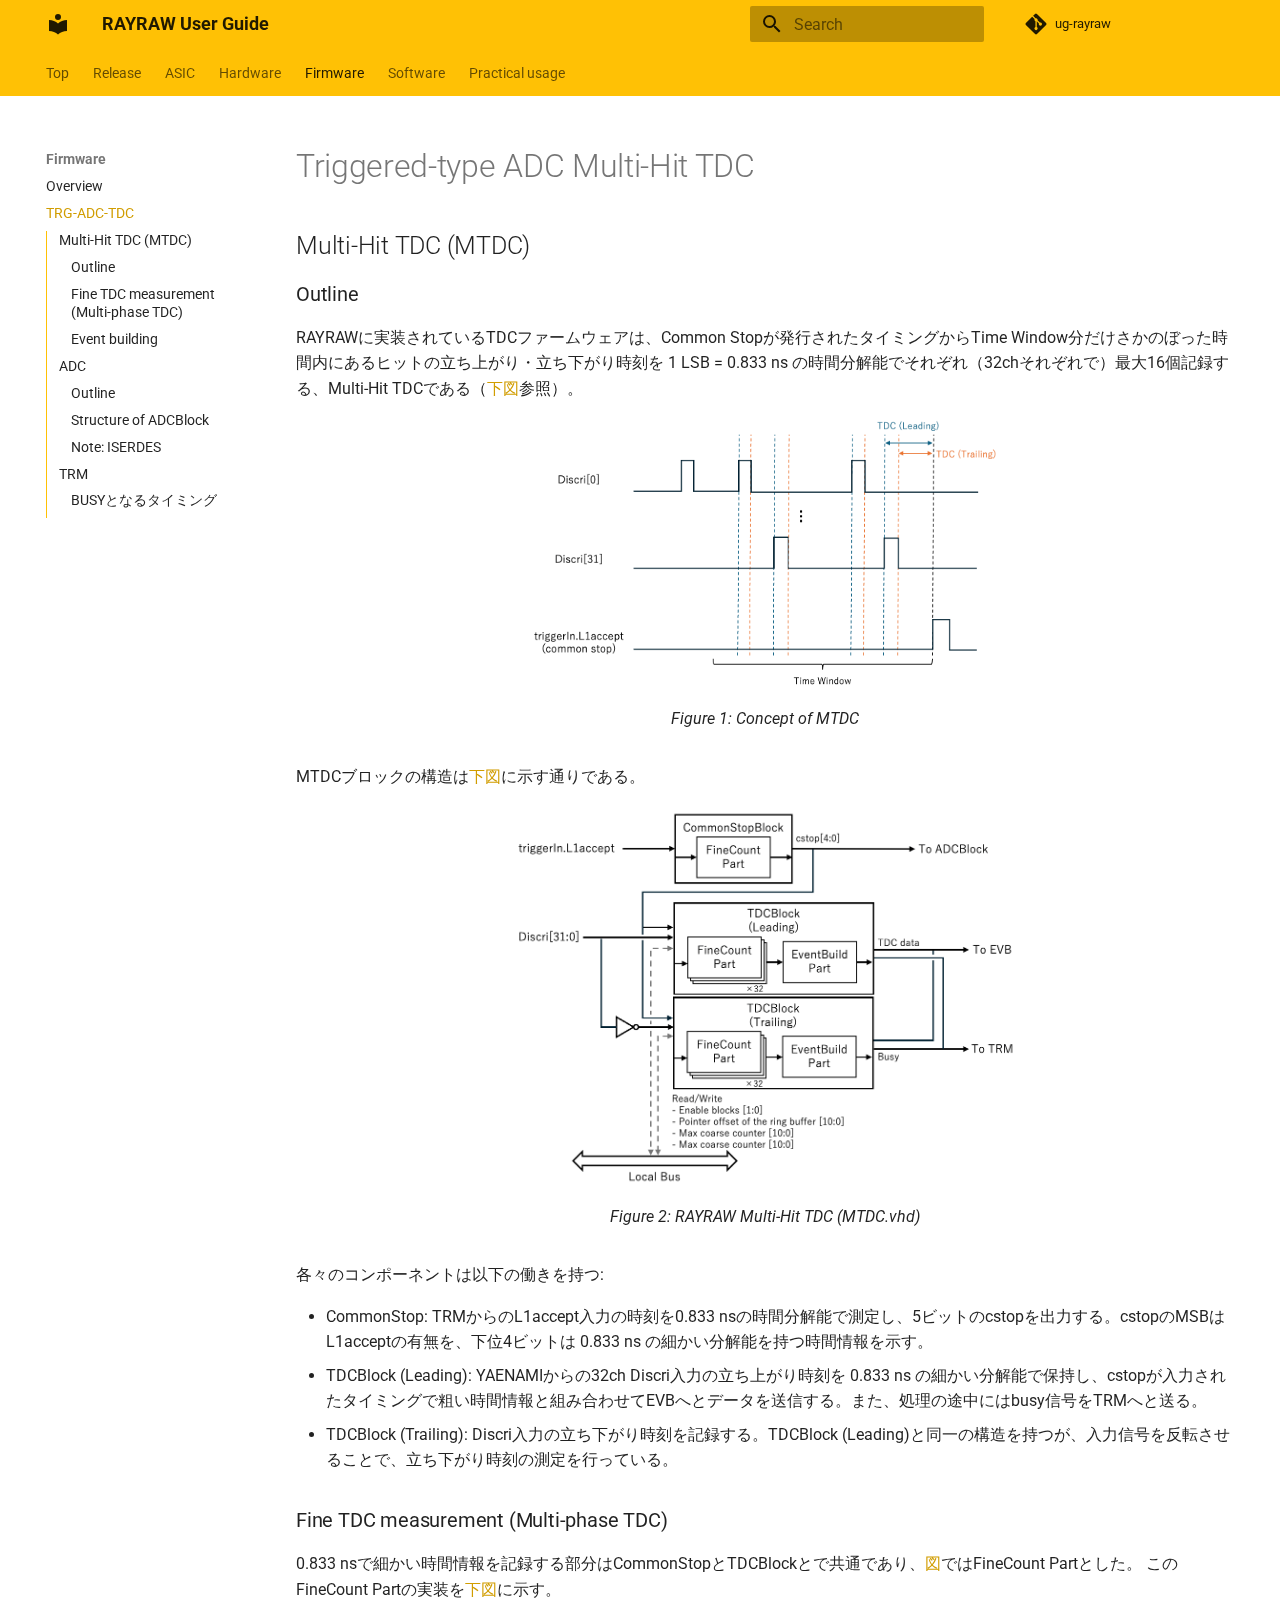
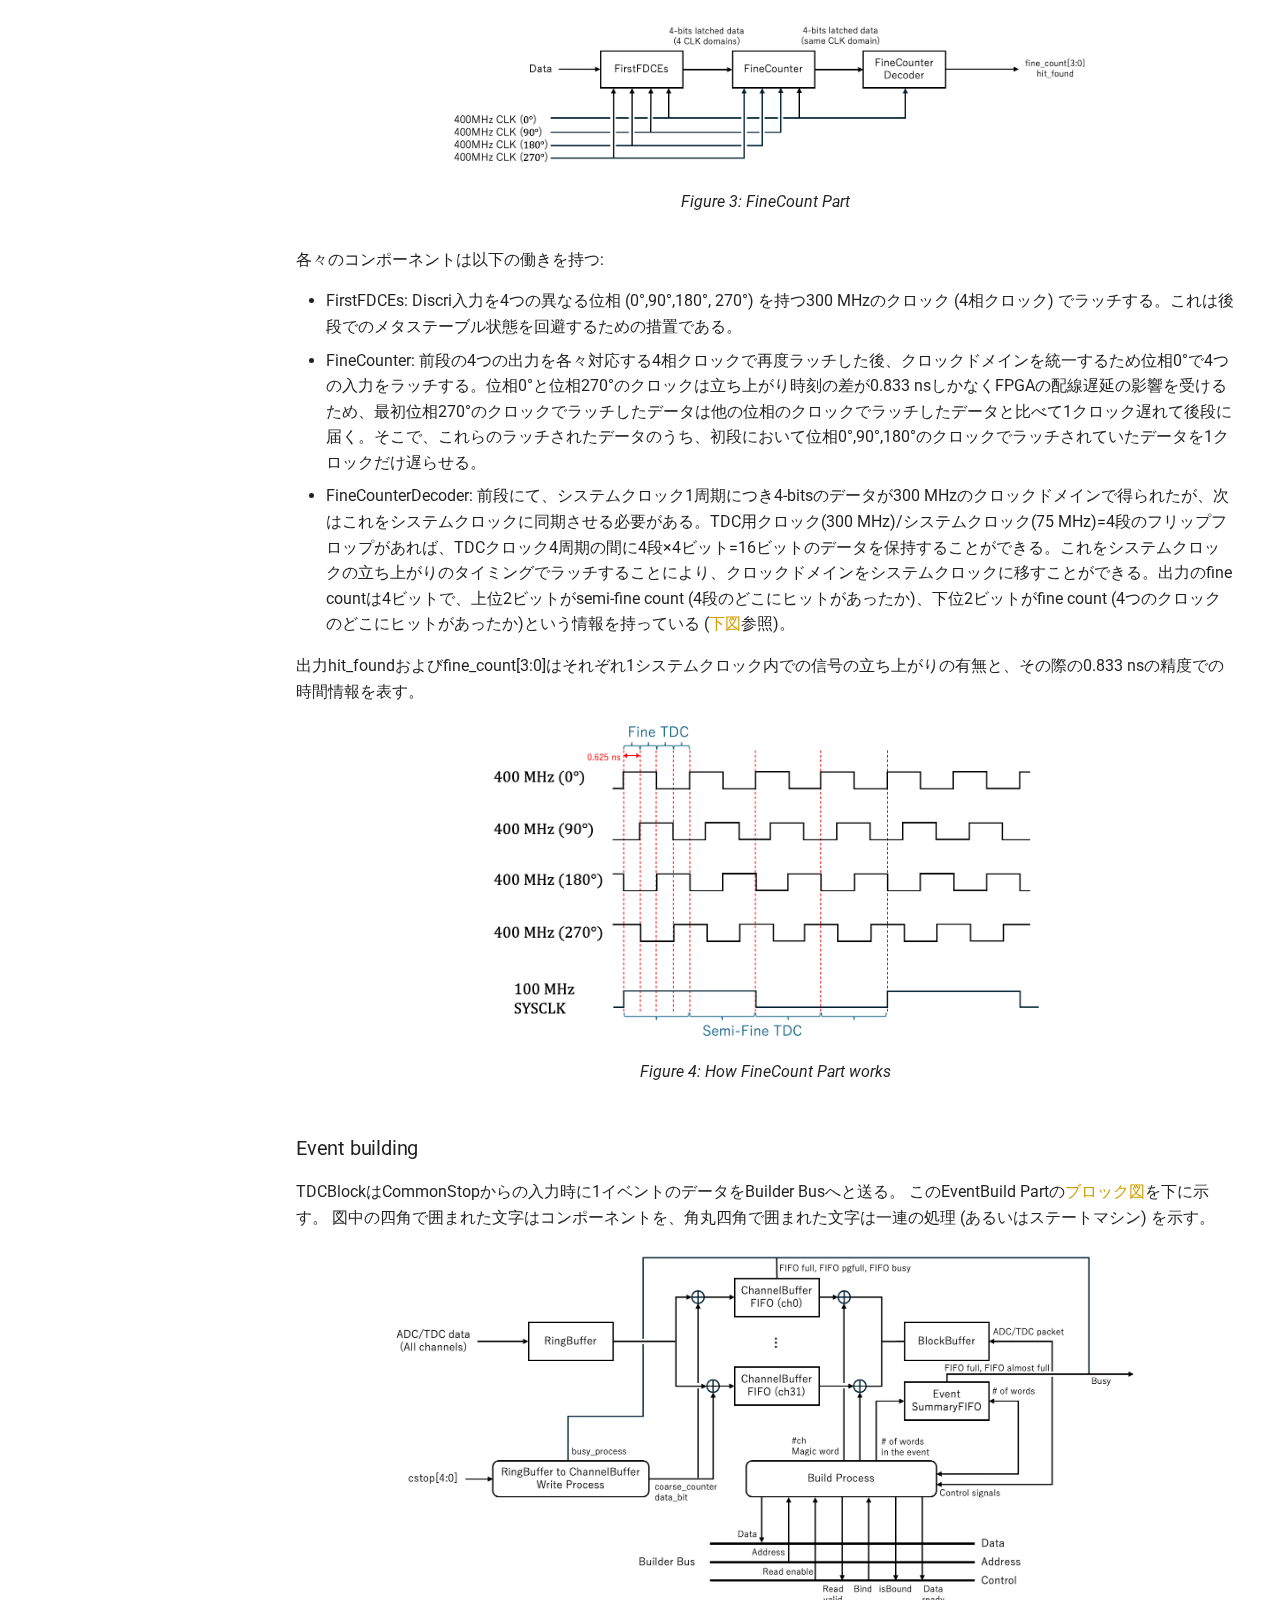
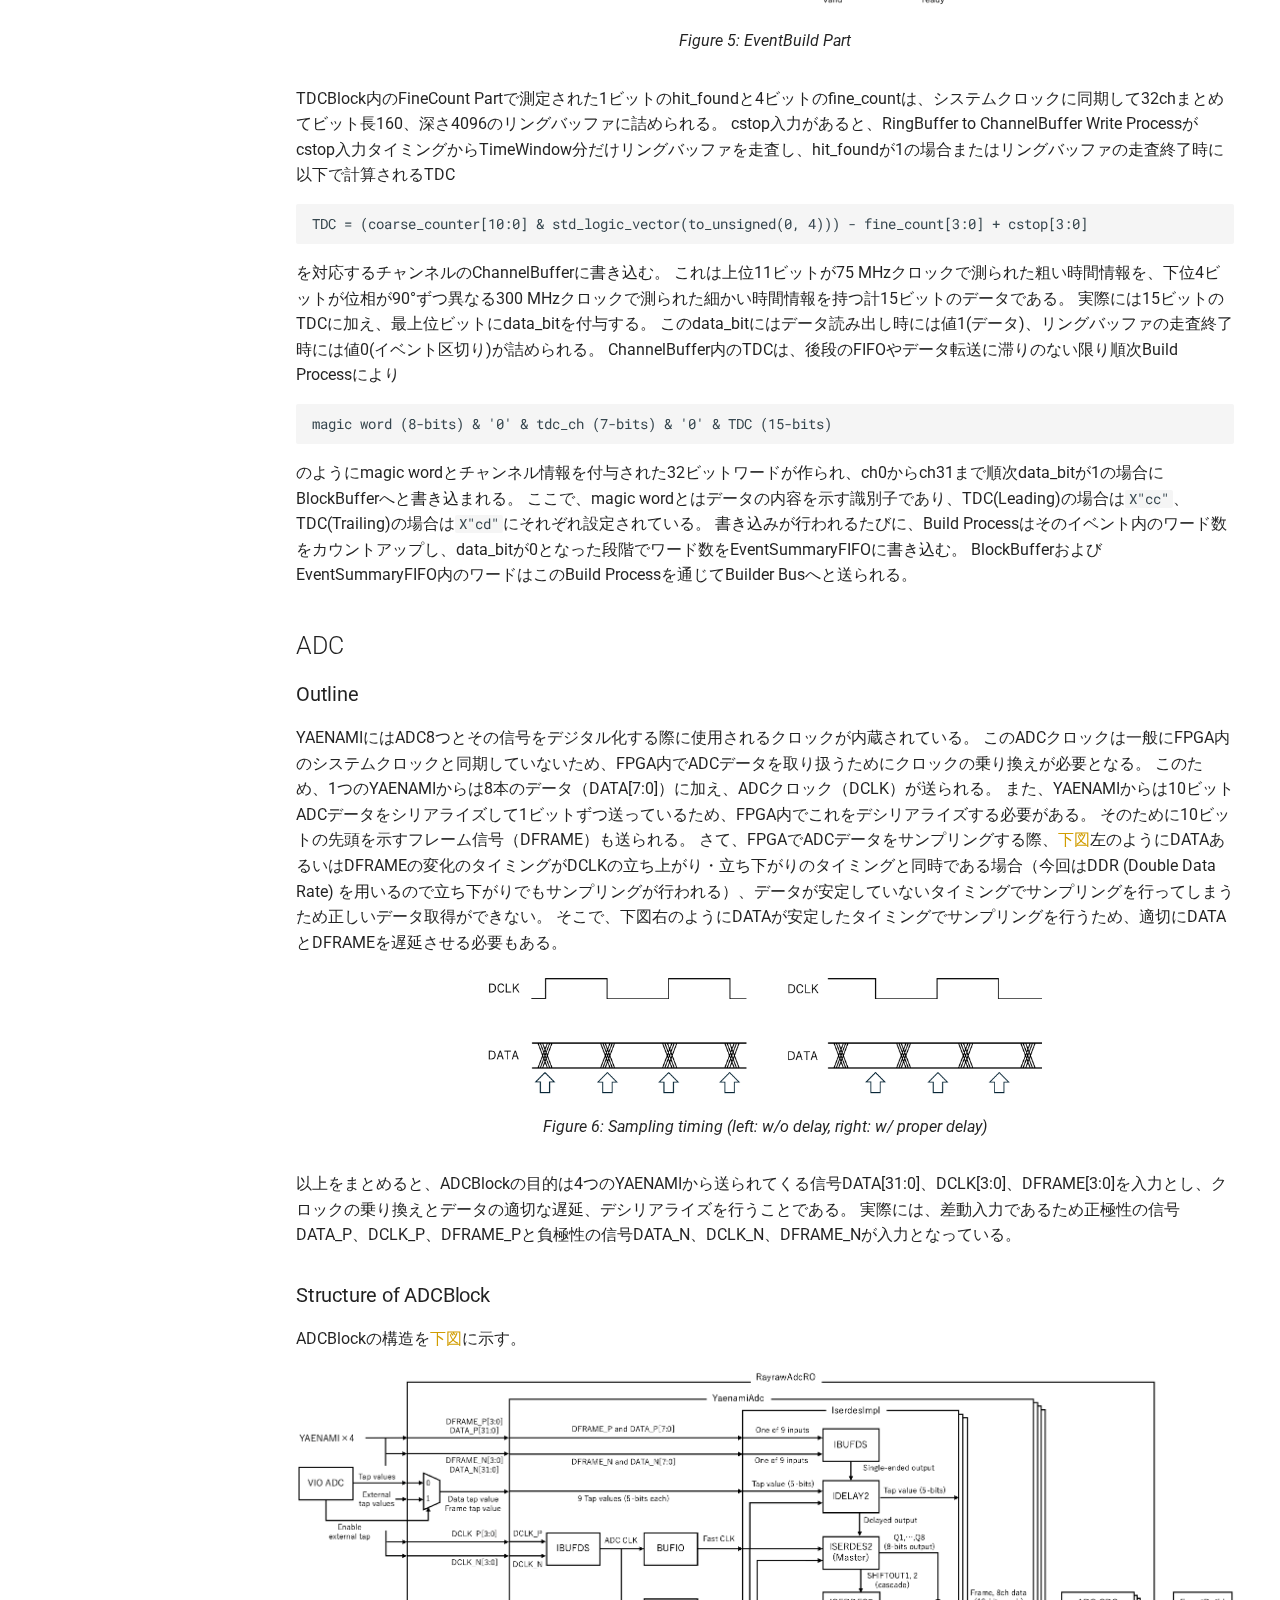
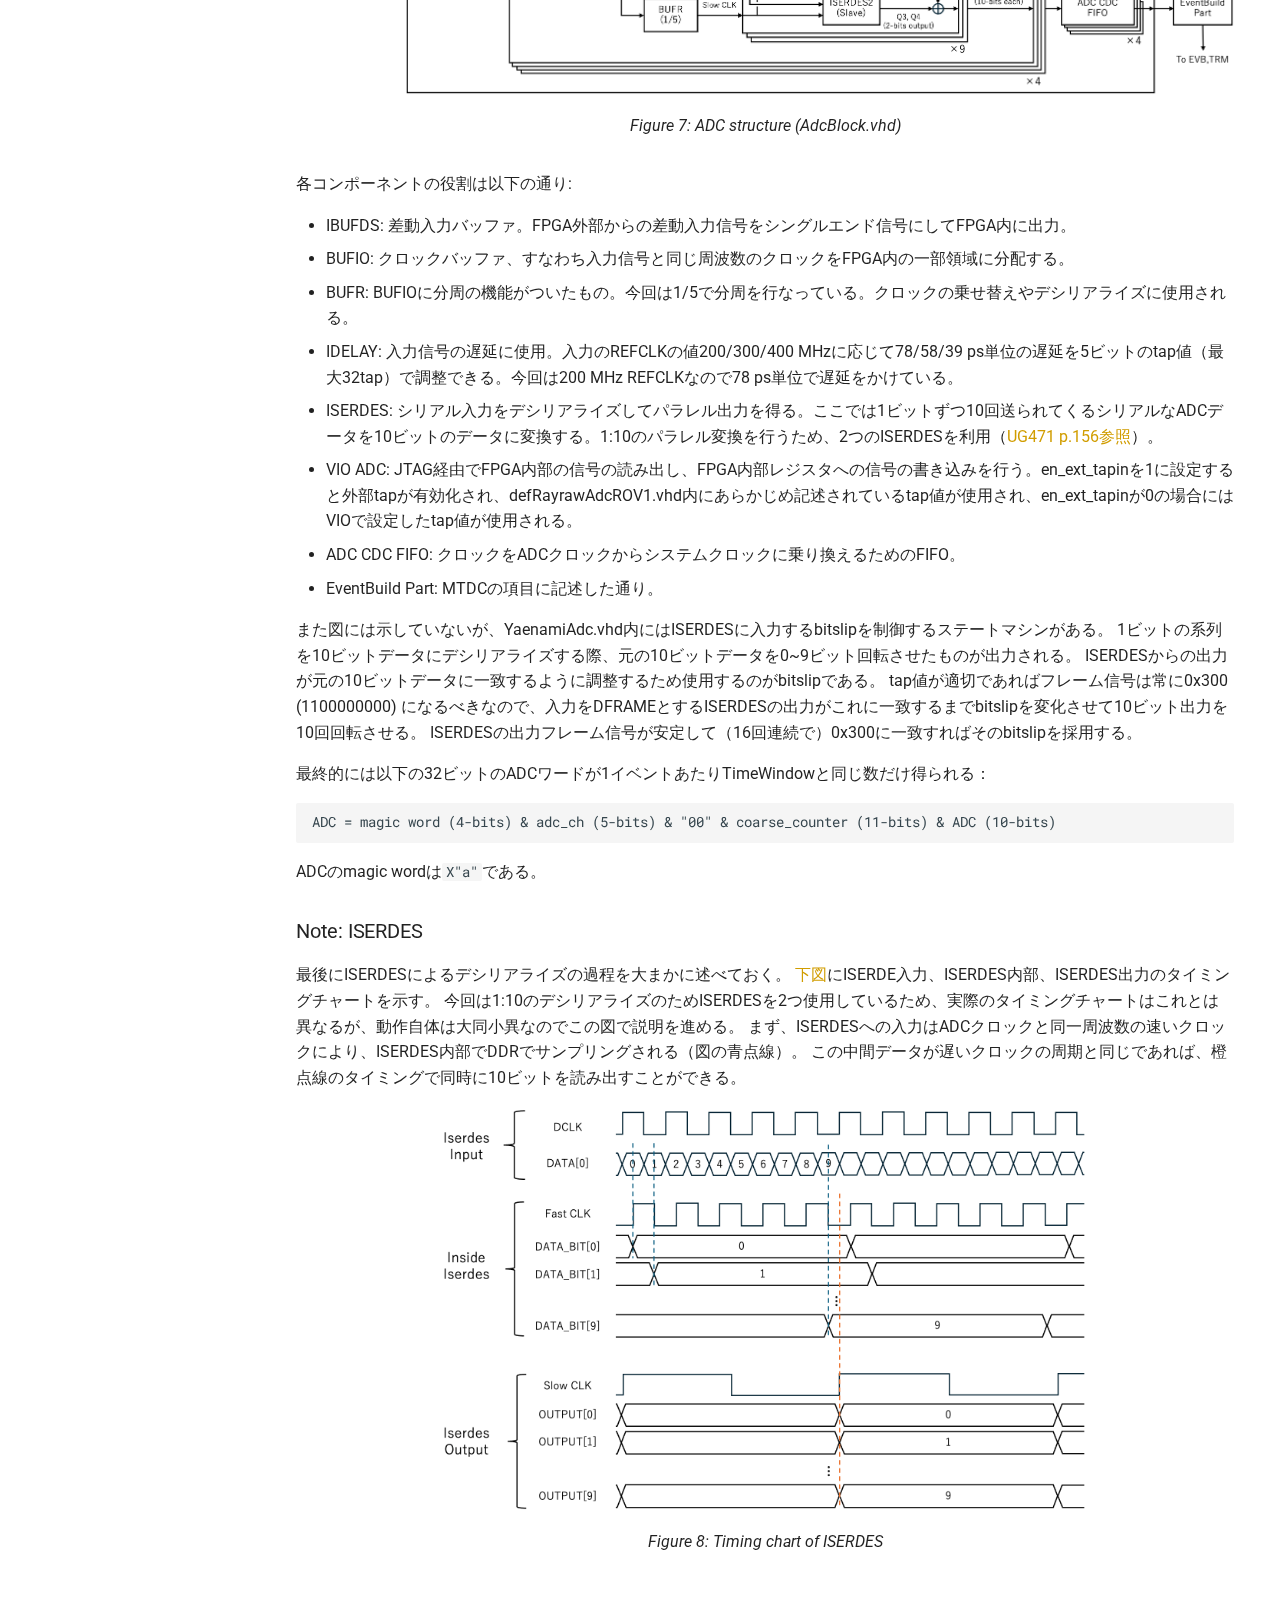
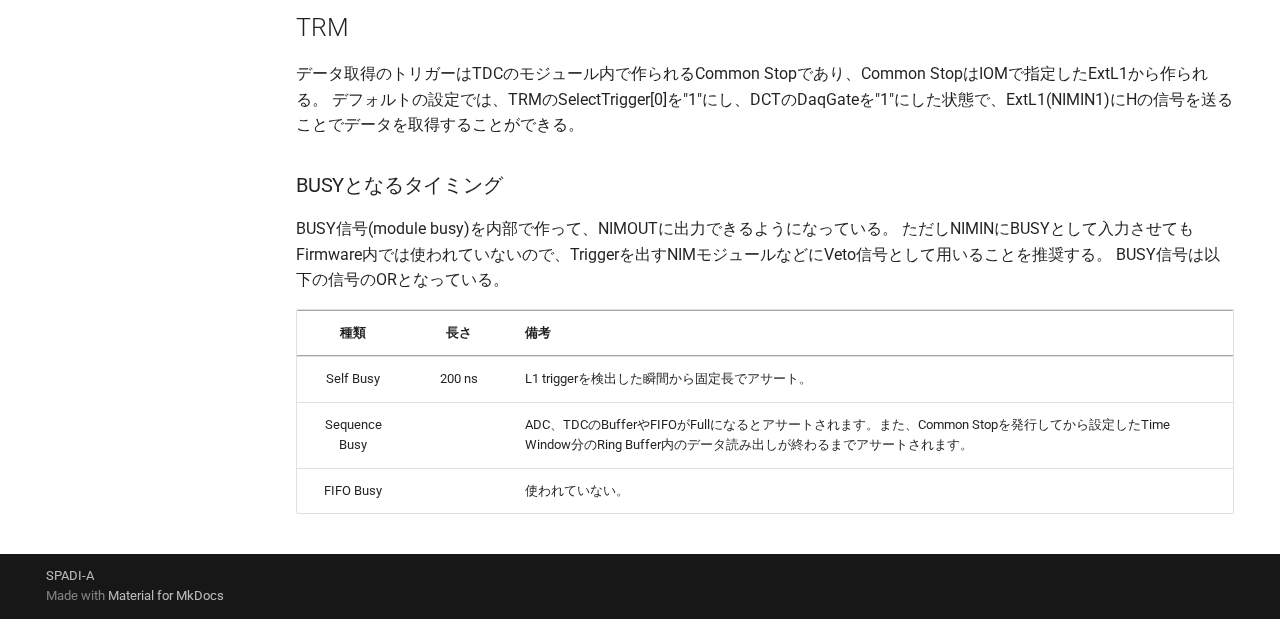
<file: firmware/trg-adc-tdc/trg-adc-tdc/index.html>
<!doctype html>
<html lang="en" class="no-js">
  <head>
    
      <meta charset="utf-8">
      <meta name="viewport" content="width=device-width,initial-scale=1">
      
        <meta name="description" content="RAYRAW User Guide">
      
      
        <meta name="author" content="YAENAMI-RAYRAW task force members">
      
      
      
        <link rel="prev" href="../../overview/overview/">
      
      
        <link rel="next" href="../../../software/software/">
      
      
      <link rel="icon" href="../../../assets/images/favicon.png">
      <meta name="generator" content="mkdocs-1.6.1, mkdocs-material-9.6.5">
    
    
      
        <title>TRG-ADC-TDC - RAYRAW User Guide</title>
      
    
    
      <link rel="stylesheet" href="../../../assets/stylesheets/main.8608ea7d.min.css">
      
        
        <link rel="stylesheet" href="../../../assets/stylesheets/palette.06af60db.min.css">
      
      


    
    
      
    
    
      
        
        
        <link rel="preconnect" href="https://fonts.gstatic.com" crossorigin>
        <link rel="stylesheet" href="https://fonts.googleapis.com/css?family=Roboto:300,300i,400,400i,700,700i%7CRoboto+Mono:400,400i,700,700i&display=fallback">
        <style>:root{--md-text-font:"Roboto";--md-code-font:"Roboto Mono"}</style>
      
    
    
      <link rel="stylesheet" href="../../../css/custom.css">
    
    <script>__md_scope=new URL("../../..",location),__md_hash=e=>[...e].reduce(((e,_)=>(e<<5)-e+_.charCodeAt(0)),0),__md_get=(e,_=localStorage,t=__md_scope)=>JSON.parse(_.getItem(t.pathname+"."+e)),__md_set=(e,_,t=localStorage,a=__md_scope)=>{try{t.setItem(a.pathname+"."+e,JSON.stringify(_))}catch(e){}}</script>
    
      

    
    
    
  </head>
  
  
    
    
    
    
    
    <body dir="ltr" data-md-color-scheme="default" data-md-color-primary="amber" data-md-color-accent="indigo">
  
    
    <input class="md-toggle" data-md-toggle="drawer" type="checkbox" id="__drawer" autocomplete="off">
    <input class="md-toggle" data-md-toggle="search" type="checkbox" id="__search" autocomplete="off">
    <label class="md-overlay" for="__drawer"></label>
    <div data-md-component="skip">
      
        
        <a href="#triggered-type-adc-multi-hit-tdc" class="md-skip">
          Skip to content
        </a>
      
    </div>
    <div data-md-component="announce">
      
    </div>
    
    
      

<header class="md-header" data-md-component="header">
  <nav class="md-header__inner md-grid" aria-label="Header">
    <a href="../../.." title="RAYRAW User Guide" class="md-header__button md-logo" aria-label="RAYRAW User Guide" data-md-component="logo">
      
  
  <svg xmlns="http://www.w3.org/2000/svg" viewBox="0 0 24 24"><path d="M12 8a3 3 0 0 0 3-3 3 3 0 0 0-3-3 3 3 0 0 0-3 3 3 3 0 0 0 3 3m0 3.54C9.64 9.35 6.5 8 3 8v11c3.5 0 6.64 1.35 9 3.54 2.36-2.19 5.5-3.54 9-3.54V8c-3.5 0-6.64 1.35-9 3.54"/></svg>

    </a>
    <label class="md-header__button md-icon" for="__drawer">
      
      <svg xmlns="http://www.w3.org/2000/svg" viewBox="0 0 24 24"><path d="M3 6h18v2H3zm0 5h18v2H3zm0 5h18v2H3z"/></svg>
    </label>
    <div class="md-header__title" data-md-component="header-title">
      <div class="md-header__ellipsis">
        <div class="md-header__topic">
          <span class="md-ellipsis">
            RAYRAW User Guide
          </span>
        </div>
        <div class="md-header__topic" data-md-component="header-topic">
          <span class="md-ellipsis">
            
              TRG-ADC-TDC
            
          </span>
        </div>
      </div>
    </div>
    
      
    
    
    
    
      <label class="md-header__button md-icon" for="__search">
        
        <svg xmlns="http://www.w3.org/2000/svg" viewBox="0 0 24 24"><path d="M9.5 3A6.5 6.5 0 0 1 16 9.5c0 1.61-.59 3.09-1.56 4.23l.27.27h.79l5 5-1.5 1.5-5-5v-.79l-.27-.27A6.52 6.52 0 0 1 9.5 16 6.5 6.5 0 0 1 3 9.5 6.5 6.5 0 0 1 9.5 3m0 2C7 5 5 7 5 9.5S7 14 9.5 14 14 12 14 9.5 12 5 9.5 5"/></svg>
      </label>
      <div class="md-search" data-md-component="search" role="dialog">
  <label class="md-search__overlay" for="__search"></label>
  <div class="md-search__inner" role="search">
    <form class="md-search__form" name="search">
      <input type="text" class="md-search__input" name="query" aria-label="Search" placeholder="Search" autocapitalize="off" autocorrect="off" autocomplete="off" spellcheck="false" data-md-component="search-query" required>
      <label class="md-search__icon md-icon" for="__search">
        
        <svg xmlns="http://www.w3.org/2000/svg" viewBox="0 0 24 24"><path d="M9.5 3A6.5 6.5 0 0 1 16 9.5c0 1.61-.59 3.09-1.56 4.23l.27.27h.79l5 5-1.5 1.5-5-5v-.79l-.27-.27A6.52 6.52 0 0 1 9.5 16 6.5 6.5 0 0 1 3 9.5 6.5 6.5 0 0 1 9.5 3m0 2C7 5 5 7 5 9.5S7 14 9.5 14 14 12 14 9.5 12 5 9.5 5"/></svg>
        
        <svg xmlns="http://www.w3.org/2000/svg" viewBox="0 0 24 24"><path d="M20 11v2H8l5.5 5.5-1.42 1.42L4.16 12l7.92-7.92L13.5 5.5 8 11z"/></svg>
      </label>
      <nav class="md-search__options" aria-label="Search">
        
        <button type="reset" class="md-search__icon md-icon" title="Clear" aria-label="Clear" tabindex="-1">
          
          <svg xmlns="http://www.w3.org/2000/svg" viewBox="0 0 24 24"><path d="M19 6.41 17.59 5 12 10.59 6.41 5 5 6.41 10.59 12 5 17.59 6.41 19 12 13.41 17.59 19 19 17.59 13.41 12z"/></svg>
        </button>
      </nav>
      
    </form>
    <div class="md-search__output">
      <div class="md-search__scrollwrap" tabindex="0" data-md-scrollfix>
        <div class="md-search-result" data-md-component="search-result">
          <div class="md-search-result__meta">
            Initializing search
          </div>
          <ol class="md-search-result__list" role="presentation"></ol>
        </div>
      </div>
    </div>
  </div>
</div>
    
    
      <div class="md-header__source">
        <a href="https://github.com/spadi-alliance/ug-rayraw" title="Go to repository" class="md-source" data-md-component="source">
  <div class="md-source__icon md-icon">
    
    <svg xmlns="http://www.w3.org/2000/svg" viewBox="0 0 448 512"><!--! Font Awesome Free 6.7.2 by @fontawesome - https://fontawesome.com License - https://fontawesome.com/license/free (Icons: CC BY 4.0, Fonts: SIL OFL 1.1, Code: MIT License) Copyright 2024 Fonticons, Inc.--><path d="M439.55 236.05 244 40.45a28.87 28.87 0 0 0-40.81 0l-40.66 40.63 51.52 51.52c27.06-9.14 52.68 16.77 43.39 43.68l49.66 49.66c34.23-11.8 61.18 31 35.47 56.69-26.49 26.49-70.21-2.87-56-37.34L240.22 199v121.85c25.3 12.54 22.26 41.85 9.08 55a34.34 34.34 0 0 1-48.55 0c-17.57-17.6-11.07-46.91 11.25-56v-123c-20.8-8.51-24.6-30.74-18.64-45L142.57 101 8.45 235.14a28.86 28.86 0 0 0 0 40.81l195.61 195.6a28.86 28.86 0 0 0 40.8 0l194.69-194.69a28.86 28.86 0 0 0 0-40.81"/></svg>
  </div>
  <div class="md-source__repository">
    ug-rayraw
  </div>
</a>
      </div>
    
  </nav>
  
</header>
    
    <div class="md-container" data-md-component="container">
      
      
        
          
            
<nav class="md-tabs" aria-label="Tabs" data-md-component="tabs">
  <div class="md-grid">
    <ul class="md-tabs__list">
      
        
  
  
  
    <li class="md-tabs__item">
      <a href="../../.." class="md-tabs__link">
        
  
    
  
  Top

      </a>
    </li>
  

      
        
  
  
  
    <li class="md-tabs__item">
      <a href="../../../release/release/" class="md-tabs__link">
        
  
    
  
  Release

      </a>
    </li>
  

      
        
  
  
  
    <li class="md-tabs__item">
      <a href="../../../asic/yaenami/" class="md-tabs__link">
        
  
    
  
  ASIC

      </a>
    </li>
  

      
        
  
  
  
    
    
      <li class="md-tabs__item">
        <a href="../../../hardware/rayraw-v1/rayraw-v1/" class="md-tabs__link">
          
  
  Hardware

        </a>
      </li>
    
  

      
        
  
  
    
  
  
    
    
      <li class="md-tabs__item md-tabs__item--active">
        <a href="../../overview/overview/" class="md-tabs__link">
          
  
  Firmware

        </a>
      </li>
    
  

      
        
  
  
  
    <li class="md-tabs__item">
      <a href="../../../software/software/" class="md-tabs__link">
        
  
    
  
  Software

      </a>
    </li>
  

      
        
  
  
  
    <li class="md-tabs__item">
      <a href="../../../practical/practical/" class="md-tabs__link">
        
  
    
  
  Practical usage

      </a>
    </li>
  

      
    </ul>
  </div>
</nav>
          
        
      
      <main class="md-main" data-md-component="main">
        <div class="md-main__inner md-grid">
          
            
              
              <div class="md-sidebar md-sidebar--primary" data-md-component="sidebar" data-md-type="navigation" >
                <div class="md-sidebar__scrollwrap">
                  <div class="md-sidebar__inner">
                    


  


  

<nav class="md-nav md-nav--primary md-nav--lifted md-nav--integrated" aria-label="Navigation" data-md-level="0">
  <label class="md-nav__title" for="__drawer">
    <a href="../../.." title="RAYRAW User Guide" class="md-nav__button md-logo" aria-label="RAYRAW User Guide" data-md-component="logo">
      
  
  <svg xmlns="http://www.w3.org/2000/svg" viewBox="0 0 24 24"><path d="M12 8a3 3 0 0 0 3-3 3 3 0 0 0-3-3 3 3 0 0 0-3 3 3 3 0 0 0 3 3m0 3.54C9.64 9.35 6.5 8 3 8v11c3.5 0 6.64 1.35 9 3.54 2.36-2.19 5.5-3.54 9-3.54V8c-3.5 0-6.64 1.35-9 3.54"/></svg>

    </a>
    RAYRAW User Guide
  </label>
  
    <div class="md-nav__source">
      <a href="https://github.com/spadi-alliance/ug-rayraw" title="Go to repository" class="md-source" data-md-component="source">
  <div class="md-source__icon md-icon">
    
    <svg xmlns="http://www.w3.org/2000/svg" viewBox="0 0 448 512"><!--! Font Awesome Free 6.7.2 by @fontawesome - https://fontawesome.com License - https://fontawesome.com/license/free (Icons: CC BY 4.0, Fonts: SIL OFL 1.1, Code: MIT License) Copyright 2024 Fonticons, Inc.--><path d="M439.55 236.05 244 40.45a28.87 28.87 0 0 0-40.81 0l-40.66 40.63 51.52 51.52c27.06-9.14 52.68 16.77 43.39 43.68l49.66 49.66c34.23-11.8 61.18 31 35.47 56.69-26.49 26.49-70.21-2.87-56-37.34L240.22 199v121.85c25.3 12.54 22.26 41.85 9.08 55a34.34 34.34 0 0 1-48.55 0c-17.57-17.6-11.07-46.91 11.25-56v-123c-20.8-8.51-24.6-30.74-18.64-45L142.57 101 8.45 235.14a28.86 28.86 0 0 0 0 40.81l195.61 195.6a28.86 28.86 0 0 0 40.8 0l194.69-194.69a28.86 28.86 0 0 0 0-40.81"/></svg>
  </div>
  <div class="md-source__repository">
    ug-rayraw
  </div>
</a>
    </div>
  
  <ul class="md-nav__list" data-md-scrollfix>
    
      
      
  
  
  
  
    <li class="md-nav__item">
      <a href="../../.." class="md-nav__link">
        
  
  <span class="md-ellipsis">
    Top
    
  </span>
  

      </a>
    </li>
  

    
      
      
  
  
  
  
    <li class="md-nav__item">
      <a href="../../../release/release/" class="md-nav__link">
        
  
  <span class="md-ellipsis">
    Release
    
  </span>
  

      </a>
    </li>
  

    
      
      
  
  
  
  
    <li class="md-nav__item">
      <a href="../../../asic/yaenami/" class="md-nav__link">
        
  
  <span class="md-ellipsis">
    ASIC
    
  </span>
  

      </a>
    </li>
  

    
      
      
  
  
  
  
    
    
    
      
      
    
    
    <li class="md-nav__item md-nav__item--nested">
      
        
        
        <input class="md-nav__toggle md-toggle " type="checkbox" id="__nav_4" >
        
          
          <label class="md-nav__link" for="__nav_4" id="__nav_4_label" tabindex="0">
            
  
  <span class="md-ellipsis">
    Hardware
    
  </span>
  

            <span class="md-nav__icon md-icon"></span>
          </label>
        
        <nav class="md-nav" data-md-level="1" aria-labelledby="__nav_4_label" aria-expanded="false">
          <label class="md-nav__title" for="__nav_4">
            <span class="md-nav__icon md-icon"></span>
            Hardware
          </label>
          <ul class="md-nav__list" data-md-scrollfix>
            
              
                
  
  
  
  
    <li class="md-nav__item">
      <a href="../../../hardware/rayraw-v1/rayraw-v1/" class="md-nav__link">
        
  
  <span class="md-ellipsis">
    RAYRAW-V1
    
  </span>
  

      </a>
    </li>
  

              
            
          </ul>
        </nav>
      
    </li>
  

    
      
      
  
  
    
  
  
  
    
    
    
      
        
        
      
      
    
    
    <li class="md-nav__item md-nav__item--active md-nav__item--section md-nav__item--nested">
      
        
        
        <input class="md-nav__toggle md-toggle " type="checkbox" id="__nav_5" checked>
        
          
          <label class="md-nav__link" for="__nav_5" id="__nav_5_label" tabindex="">
            
  
  <span class="md-ellipsis">
    Firmware
    
  </span>
  

            <span class="md-nav__icon md-icon"></span>
          </label>
        
        <nav class="md-nav" data-md-level="1" aria-labelledby="__nav_5_label" aria-expanded="true">
          <label class="md-nav__title" for="__nav_5">
            <span class="md-nav__icon md-icon"></span>
            Firmware
          </label>
          <ul class="md-nav__list" data-md-scrollfix>
            
              
                
  
  
  
  
    <li class="md-nav__item">
      <a href="../../overview/overview/" class="md-nav__link">
        
  
  <span class="md-ellipsis">
    Overview
    
  </span>
  

      </a>
    </li>
  

              
            
              
                
  
  
    
  
  
  
    <li class="md-nav__item md-nav__item--active">
      
      <input class="md-nav__toggle md-toggle" type="checkbox" id="__toc">
      
      
        
      
      
        <label class="md-nav__link md-nav__link--active" for="__toc">
          
  
  <span class="md-ellipsis">
    TRG-ADC-TDC
    
  </span>
  

          <span class="md-nav__icon md-icon"></span>
        </label>
      
      <a href="./" class="md-nav__link md-nav__link--active">
        
  
  <span class="md-ellipsis">
    TRG-ADC-TDC
    
  </span>
  

      </a>
      
        

<nav class="md-nav md-nav--secondary" aria-label="Table of contents">
  
  
  
    
  
  
    <label class="md-nav__title" for="__toc">
      <span class="md-nav__icon md-icon"></span>
      Table of contents
    </label>
    <ul class="md-nav__list" data-md-component="toc" data-md-scrollfix>
      
        <li class="md-nav__item">
  <a href="#multi-hit-tdc-mtdc" class="md-nav__link">
    <span class="md-ellipsis">
      Multi-Hit TDC (MTDC)
    </span>
  </a>
  
    <nav class="md-nav" aria-label="Multi-Hit TDC (MTDC)">
      <ul class="md-nav__list">
        
          <li class="md-nav__item">
  <a href="#outline" class="md-nav__link">
    <span class="md-ellipsis">
      Outline
    </span>
  </a>
  
</li>
        
          <li class="md-nav__item">
  <a href="#fine-tdc-measurement-multi-phase-tdc" class="md-nav__link">
    <span class="md-ellipsis">
      Fine TDC measurement (Multi-phase TDC)
    </span>
  </a>
  
</li>
        
          <li class="md-nav__item">
  <a href="#event-building" class="md-nav__link">
    <span class="md-ellipsis">
      Event building
    </span>
  </a>
  
</li>
        
      </ul>
    </nav>
  
</li>
      
        <li class="md-nav__item">
  <a href="#adc" class="md-nav__link">
    <span class="md-ellipsis">
      ADC
    </span>
  </a>
  
    <nav class="md-nav" aria-label="ADC">
      <ul class="md-nav__list">
        
          <li class="md-nav__item">
  <a href="#outline_1" class="md-nav__link">
    <span class="md-ellipsis">
      Outline
    </span>
  </a>
  
</li>
        
          <li class="md-nav__item">
  <a href="#structure-of-adcblock" class="md-nav__link">
    <span class="md-ellipsis">
      Structure of ADCBlock
    </span>
  </a>
  
</li>
        
          <li class="md-nav__item">
  <a href="#note-iserdes" class="md-nav__link">
    <span class="md-ellipsis">
      Note: ISERDES
    </span>
  </a>
  
</li>
        
      </ul>
    </nav>
  
</li>
      
        <li class="md-nav__item">
  <a href="#trm" class="md-nav__link">
    <span class="md-ellipsis">
      TRM
    </span>
  </a>
  
    <nav class="md-nav" aria-label="TRM">
      <ul class="md-nav__list">
        
          <li class="md-nav__item">
  <a href="#busy" class="md-nav__link">
    <span class="md-ellipsis">
      BUSYとなるタイミング
    </span>
  </a>
  
</li>
        
      </ul>
    </nav>
  
</li>
      
    </ul>
  
</nav>
      
    </li>
  

              
            
          </ul>
        </nav>
      
    </li>
  

    
      
      
  
  
  
  
    <li class="md-nav__item">
      <a href="../../../software/software/" class="md-nav__link">
        
  
  <span class="md-ellipsis">
    Software
    
  </span>
  

      </a>
    </li>
  

    
      
      
  
  
  
  
    <li class="md-nav__item">
      <a href="../../../practical/practical/" class="md-nav__link">
        
  
  <span class="md-ellipsis">
    Practical usage
    
  </span>
  

      </a>
    </li>
  

    
  </ul>
</nav>
                  </div>
                </div>
              </div>
            
            
          
          
            <div class="md-content" data-md-component="content">
              <article class="md-content__inner md-typeset">
                
                  


  
  


<h1 id="triggered-type-adc-multi-hit-tdc">Triggered-type ADC Multi-Hit TDC</h1>
<h2 id="multi-hit-tdc-mtdc">Multi-Hit TDC (MTDC)</h2>
<h3 id="outline">Outline</h3>
<p>RAYRAWに実装されているTDCファームウェアは、Common Stopが発行されたタイミングからTime Window分だけさかのぼった時間内にあるヒットの立ち上がり・立ち下がり時刻を 1 LSB = 0.833 ns の時間分解能でそれぞれ（32chそれぞれで）最大16個記録する、Multi-Hit TDCである（<a href="#RAYRAW-TDC-CONCEPT">下図</a>参照）。</p>
<figure id="_figure-1">
<img alt="RAYRAW-TDC-CONCEPT" id="RAYRAW-TDC-CONCEPT" src="../rayraw-tdc-data.png" width="50%" />
<figcaption><span>Figure&nbsp;1:</span> Concept of MTDC</figcaption>
</figure>
<p>MTDCブロックの構造は<a href="#RAYRAW-MTDC">下図</a>に示す通りである。</p>
<figure id="_figure-2">
<img alt="RAYRAW-MTDC" id="RAYRAW-MTDC" src="../rayraw-mtdc.png" width="55%" />
<figcaption><span>Figure&nbsp;2:</span> RAYRAW Multi-Hit TDC (MTDC.vhd)</figcaption>
</figure>
<p>各々のコンポーネントは以下の働きを持つ:</p>
<ul>
<li>CommonStop: TRMからのL1accept入力の時刻を0.833 nsの時間分解能で測定し、5ビットのcstopを出力する。cstopのMSBはL1acceptの有無を、下位4ビットは 0.833 ns の細かい分解能を持つ時間情報を示す。</li>
<li>TDCBlock (Leading): YAENAMIからの32ch Discri入力の立ち上がり時刻を 0.833 ns の細かい分解能で保持し、cstopが入力されたタイミングで粗い時間情報と組み合わせてEVBへとデータを送信する。また、処理の途中にはbusy信号をTRMへと送る。</li>
<li>TDCBlock (Trailing): Discri入力の立ち下がり時刻を記録する。TDCBlock (Leading)と同一の構造を持つが、入力信号を反転させることで、立ち下がり時刻の測定を行っている。</li>
</ul>
<h3 id="fine-tdc-measurement-multi-phase-tdc">Fine TDC measurement (Multi-phase TDC)</h3>
<p>0.833 nsで細かい時間情報を記録する部分はCommonStopとTDCBlockとで共通であり、<a href="#RAYRAW-MTDC">図</a>ではFineCount Partとした。
このFineCount Partの実装を<a href="#RAYRAW-FINECOUNT">下図</a>に示す。</p>
<figure id="_figure-3">
<img alt="RAYRAW-FINECOUNT" id="RAYRAW-FINECOUNT" src="../rayraw-finecount.png" width="70%" />
<figcaption><span>Figure&nbsp;3:</span> FineCount Part</figcaption>
</figure>
<p>各々のコンポーネントは以下の働きを持つ:</p>
<!-- TDC formware is implemented so that it can record both leading edge and trailing edge of all the discrimination output of ASIC channels (32 in total). MTDC is designed to record all TDC value within time window, so this is called **Multi-Hit TDC**. Also, we adopted **Multi-phase Clock TDC** to record time finer.
-->

<ul>
<li>FirstFDCEs: Discri入力を4つの異なる位相 (0°,90°,180°, 270°) を持つ300 MHzのクロック (4相クロック) でラッチする。これは後段でのメタステーブル状態を回避するための措置である。</li>
<li>FineCounter: 前段の4つの出力を各々対応する4相クロックで再度ラッチした後、クロックドメインを統一するため位相0°で4つの入力をラッチする。位相0°と位相270°のクロックは立ち上がり時刻の差が0.833 nsしかなくFPGAの配線遅延の影響を受けるため、最初位相270°のクロックでラッチしたデータは他の位相のクロックでラッチしたデータと比べて1クロック遅れて後段に届く。そこで、これらのラッチされたデータのうち、初段において位相0°,90°,180°のクロックでラッチされていたデータを1クロックだけ遅らせる。</li>
<li>FineCounterDecoder: 前段にて、システムクロック1周期につき4-bitsのデータが300 MHzのクロックドメインで得られたが、次はこれをシステムクロックに同期させる必要がある。TDC用クロック(300 MHz)/システムクロック(75 MHz)=4段のフリップフロップがあれば、TDCクロック4周期の間に4段×4ビット=16ビットのデータを保持することができる。これをシステムクロックの立ち上がりのタイミングでラッチすることにより、クロックドメインをシステムクロックに移すことができる。出力のfine countは4ビットで、上位2ビットがsemi-fine count (4段のどこにヒットがあったか)、下位2ビットがfine count (4つのクロックのどこにヒットがあったか)という情報を持っている (<a href="#RAYRAW-FINESEMIFINE">下図</a>参照)。</li>
</ul>
<p>出力hit_foundおよびfine_count[3:0]はそれぞれ1システムクロック内での信号の立ち上がりの有無と、その際の0.833 nsの精度での時間情報を表す。</p>
<figure id="_figure-4">
<img alt="RAYRAW-FINESEMIFINE" id="RAYRAW-FINESEMIFINE" src="../rayraw-fine-semifine.png" width="60%" />
<figcaption><span>Figure&nbsp;4:</span> How FineCount Part works</figcaption>
</figure>
<h3 id="event-building">Event building</h3>
<p>TDCBlockはCommonStopからの入力時に1イベントのデータをBuilder Busへと送る。
このEventBuild Partの<a href="#RAYRAW-BCT-SLAVE">ブロック図</a>を下に示す。
図中の四角で囲まれた文字はコンポーネントを、角丸四角で囲まれた文字は一連の処理 (あるいはステートマシン) を示す。</p>
<figure id="_figure-5">
<img alt="RAYRAW-BCT-SLAVE" id="RAYRAW-BCT-SLAVE" src="../rayraw-builderbus-slave.png" width="80%" />
<figcaption><span>Figure&nbsp;5:</span> EventBuild Part</figcaption>
</figure>
<p>TDCBlock内のFineCount Partで測定された1ビットのhit_foundと4ビットのfine_countは、システムクロックに同期して32chまとめてビット長160、深さ4096のリングバッファに詰められる。
cstop入力があると、RingBuffer to ChannelBuffer Write Processがcstop入力タイミングからTimeWindow分だけリングバッファを走査し、hit_foundが1の場合またはリングバッファの走査終了時に以下で計算されるTDC</p>
<pre><code>TDC = (coarse_counter[10:0] &amp; std_logic_vector(to_unsigned(0, 4))) - fine_count[3:0] + cstop[3:0]
</code></pre>
<p>を対応するチャンネルのChannelBufferに書き込む。
これは上位11ビットが75 MHzクロックで測られた粗い時間情報を、下位4ビットが位相が90°ずつ異なる300 MHzクロックで測られた細かい時間情報を持つ計15ビットのデータである。
実際には15ビットのTDCに加え、最上位ビットにdata_bitを付与する。
このdata_bitにはデータ読み出し時には値1(データ)、リングバッファの走査終了時には値0(イベント区切り)が詰められる。
ChannelBuffer内のTDCは、後段のFIFOやデータ転送に滞りのない限り順次Build Processにより</p>
<pre><code>magic word (8-bits) &amp; '0' &amp; tdc_ch (7-bits) &amp; '0' &amp; TDC (15-bits)
</code></pre>
<p>のようにmagic wordとチャンネル情報を付与された32ビットワードが作られ、ch0からch31まで順次data_bitが1の場合にBlockBufferへと書き込まれる。
ここで、magic wordとはデータの内容を示す識別子であり、TDC(Leading)の場合は<code>X"cc"</code>、TDC(Trailing)の場合は<code>X"cd"</code>にそれぞれ設定されている。
書き込みが行われるたびに、Build Processはそのイベント内のワード数をカウントアップし、data_bitが0となった段階でワード数をEventSummaryFIFOに書き込む。
BlockBufferおよびEventSummaryFIFO内のワードはこのBuild Processを通じてBuilder Busへと送られる。</p>
<h2 id="adc">ADC</h2>
<h3 id="outline_1">Outline</h3>
<p>YAENAMIにはADC8つとその信号をデジタル化する際に使用されるクロックが内蔵されている。
このADCクロックは一般にFPGA内のシステムクロックと同期していないため、FPGA内でADCデータを取り扱うためにクロックの乗り換えが必要となる。
このため、1つのYAENAMIからは8本のデータ（DATA[7:0]）に加え、ADCクロック（DCLK）が送られる。
また、YAENAMIからは10ビットADCデータをシリアライズして1ビットずつ送っているため、FPGA内でこれをデシリアライズする必要がある。
そのために10ビットの先頭を示すフレーム信号（DFRAME）も送られる。
さて、FPGAでADCデータをサンプリングする際、<a href="#RAYRAW-ADC-SAMPLING">下図</a>左のようにDATAあるいはDFRAMEの変化のタイミングがDCLKの立ち上がり・立ち下がりのタイミングと同時である場合（今回はDDR (Double Data Rate) を用いるので立ち下がりでもサンプリングが行われる）、データが安定していないタイミングでサンプリングを行ってしまうため正しいデータ取得ができない。
そこで、下図右のようにDATAが安定したタイミングでサンプリングを行うため、適切にDATAとDFRAMEを遅延させる必要もある。</p>
<figure id="_figure-6">
<img alt="RAYRAW-ADC-SAMPLING" id="RAYRAW-ADC-SAMPLING" src="../rayraw-adc-sampling.png" width="60%" />
<figcaption><span>Figure&nbsp;6:</span> Sampling timing (left: w/o delay, right: w/ proper delay)</figcaption>
</figure>
<p>以上をまとめると、ADCBlockの目的は4つのYAENAMIから送られてくる信号DATA[31:0]、DCLK[3:0]、DFRAME[3:0]を入力とし、クロックの乗り換えとデータの適切な遅延、デシリアライズを行うことである。
実際には、差動入力であるため正極性の信号DATA_P、DCLK_P、DFRAME_Pと負極性の信号DATA_N、DCLK_N、DFRAME_Nが入力となっている。</p>
<h3 id="structure-of-adcblock">Structure of ADCBlock</h3>
<p>ADCBlockの構造を<a href="#RAYRAW-ADC">下図</a>に示す。</p>
<figure id="_figure-7">
<img alt="RAYRAW-ADC" id="RAYRAW-ADC" src="../rayraw-adc.png" width="100%" />
<figcaption><span>Figure&nbsp;7:</span> ADC structure (AdcBlock.vhd)</figcaption>
</figure>
<p>各コンポーネントの役割は以下の通り:</p>
<ul>
<li>IBUFDS: 差動入力バッファ。FPGA外部からの差動入力信号をシングルエンド信号にしてFPGA内に出力。</li>
<li>BUFIO: クロックバッファ、すなわち入力信号と同じ周波数のクロックをFPGA内の一部領域に分配する。</li>
<li>BUFR: BUFIOに分周の機能がついたもの。今回は1/5で分周を行なっている。クロックの乗せ替えやデシリアライズに使用される。</li>
<li>IDELAY: 入力信号の遅延に使用。入力のREFCLKの値200/300/400 MHzに応じて78/58/39 ps単位の遅延を5ビットのtap値（最大32tap）で調整できる。今回は200 MHz REFCLKなので78 ps単位で遅延をかけている。</li>
<li>ISERDES: シリアル入力をデシリアライズしてパラレル出力を得る。ここでは1ビットずつ10回送られてくるシリアルなADCデータを10ビットのデータに変換する。1:10のパラレル変換を行うため、2つのISERDESを利用（<a href="https://docs.amd.com/v/u/ja-JP/ug471_7Series_SelectIO">UG471 p.156参照</a>）。</li>
<li>VIO ADC: JTAG経由でFPGA内部の信号の読み出し、FPGA内部レジスタへの信号の書き込みを行う。en_ext_tapinを1に設定すると外部tapが有効化され、defRayrawAdcROV1.vhd内にあらかじめ記述されているtap値が使用され、en_ext_tapinが0の場合にはVIOで設定したtap値が使用される。</li>
<li>ADC CDC FIFO: クロックをADCクロックからシステムクロックに乗り換えるためのFIFO。</li>
<li>EventBuild Part: MTDCの項目に記述した通り。</li>
</ul>
<p>また図には示していないが、YaenamiAdc.vhd内にはISERDESに入力するbitslipを制御するステートマシンがある。
1ビットの系列を10ビットデータにデシリアライズする際、元の10ビットデータを0~9ビット回転させたものが出力される。
ISERDESからの出力が元の10ビットデータに一致するように調整するため使用するのがbitslipである。
tap値が適切であればフレーム信号は常に0x300 (1100000000) になるべきなので、入力をDFRAMEとするISERDESの出力がこれに一致するまでbitslipを変化させて10ビット出力を10回回転させる。
ISERDESの出力フレーム信号が安定して（16回連続で）0x300に一致すればそのbitslipを採用する。</p>
<p>最終的には以下の32ビットのADCワードが1イベントあたりTimeWindowと同じ数だけ得られる：</p>
<pre><code>ADC = magic word (4-bits) &amp; adc_ch (5-bits) &amp; &quot;00&quot; &amp; coarse_counter (11-bits) &amp; ADC (10-bits)
</code></pre>
<p>ADCのmagic wordは<code>X"a"</code>である。</p>
<h3 id="note-iserdes">Note: ISERDES</h3>
<p>最後にISERDESによるデシリアライズの過程を大まかに述べておく。
<a href="#RAYRAW-ISERDES">下図</a>にISERDE入力、ISERDES内部、ISERDES出力のタイミングチャートを示す。
今回は1:10のデシリアライズのためISERDESを2つ使用しているため、実際のタイミングチャートはこれとは異なるが、動作自体は大同小異なのでこの図で説明を進める。
まず、ISERDESへの入力はADCクロックと同一周波数の速いクロックにより、ISERDES内部でDDRでサンプリングされる（図の青点線）。
この中間データが遅いクロックの周期と同じであれば、橙点線のタイミングで同時に10ビットを読み出すことができる。</p>
<figure id="_figure-8">
<img alt="RAYRAW-ISERDES" id="RAYRAW-ISERDES" src="../rayraw-iserdes-timing.png" width="70%" />
<figcaption><span>Figure&nbsp;8:</span> Timing chart of ISERDES</figcaption>
</figure>
<!--
The structure of the ADC block is shown in the [figure](#RAYRAW-ADC).
Each YAENAMI ASIC sends (serial) ADC digital output (8-bits), frame clock, data clock to the FPGA.
These inputs are labeled "DATA[31:0]", "DFRAME[3:0]", "DCLK[3:0]" in the figure, respectively.
These serial inputs are read out in the RayrawAdcRO block so that they are synchronized with the system clock. The data is continuously read out from ADC and the 
-->

<h2 id="trm">TRM</h2>
<p>データ取得のトリガーはTDCのモジュール内で作られるCommon Stopであり、Common StopはIOMで指定したExtL1から作られる。
デフォルトの設定では、TRMのSelectTrigger[0]を"1"にし、DCTのDaqGateを"1"にした状態で、ExtL1(NIMIN1)にHの信号を送ることでデータを取得することができる。</p>
<h3 id="busy">BUSYとなるタイミング</h3>
<p>BUSY信号(module busy)を内部で作って、NIMOUTに出力できるようになっている。
ただしNIMINにBUSYとして入力させてもFirmware内では使われていないので、Triggerを出すNIMモジュールなどにVeto信号として用いることを推奨する。
BUSY信号は以下の信号のORとなっている。</p>
<table>
<thead>
<tr>
<th style="text-align: center;">種類</th>
<th style="text-align: center;">長さ</th>
<th style="text-align: left;">備考</th>
</tr>
</thead>
<tbody>
<tr>
<td style="text-align: center;">Self Busy</td>
<td style="text-align: center;">200 ns</td>
<td style="text-align: left;">L1 triggerを検出した瞬間から固定長でアサート。</td>
</tr>
<tr>
<td style="text-align: center;">Sequence Busy</td>
<td style="text-align: center;"></td>
<td style="text-align: left;">ADC、TDCのBufferやFIFOがFullになるとアサートされます。また、Common Stopを発行してから設定したTime Window分のRing Buffer内のデータ読み出しが終わるまでアサートされます。</td>
</tr>
<tr>
<td style="text-align: center;">FIFO Busy</td>
<td style="text-align: center;"></td>
<td style="text-align: left;">使われていない。</td>
</tr>
</tbody>
</table>












                
              </article>
            </div>
          
          
<script>var target=document.getElementById(location.hash.slice(1));target&&target.name&&(target.checked=target.name.startsWith("__tabbed_"))</script>
        </div>
        
      </main>
      
        <footer class="md-footer">
  
  <div class="md-footer-meta md-typeset">
    <div class="md-footer-meta__inner md-grid">
      <div class="md-copyright">
  
    <div class="md-copyright__highlight">
      SPADI-A
    </div>
  
  
    Made with
    <a href="https://squidfunk.github.io/mkdocs-material/" target="_blank" rel="noopener">
      Material for MkDocs
    </a>
  
</div>
      
    </div>
  </div>
</footer>
      
    </div>
    <div class="md-dialog" data-md-component="dialog">
      <div class="md-dialog__inner md-typeset"></div>
    </div>
    
    
    <script id="__config" type="application/json">{"base": "../../..", "features": ["toc.integrate", "navigation.tabs"], "search": "../../../assets/javascripts/workers/search.f8cc74c7.min.js", "translations": {"clipboard.copied": "Copied to clipboard", "clipboard.copy": "Copy to clipboard", "search.result.more.one": "1 more on this page", "search.result.more.other": "# more on this page", "search.result.none": "No matching documents", "search.result.one": "1 matching document", "search.result.other": "# matching documents", "search.result.placeholder": "Type to start searching", "search.result.term.missing": "Missing", "select.version": "Select version"}}</script>
    
    
      <script src="../../../assets/javascripts/bundle.f1b6f286.min.js"></script>
      
    
  </body>
</html>
</file>
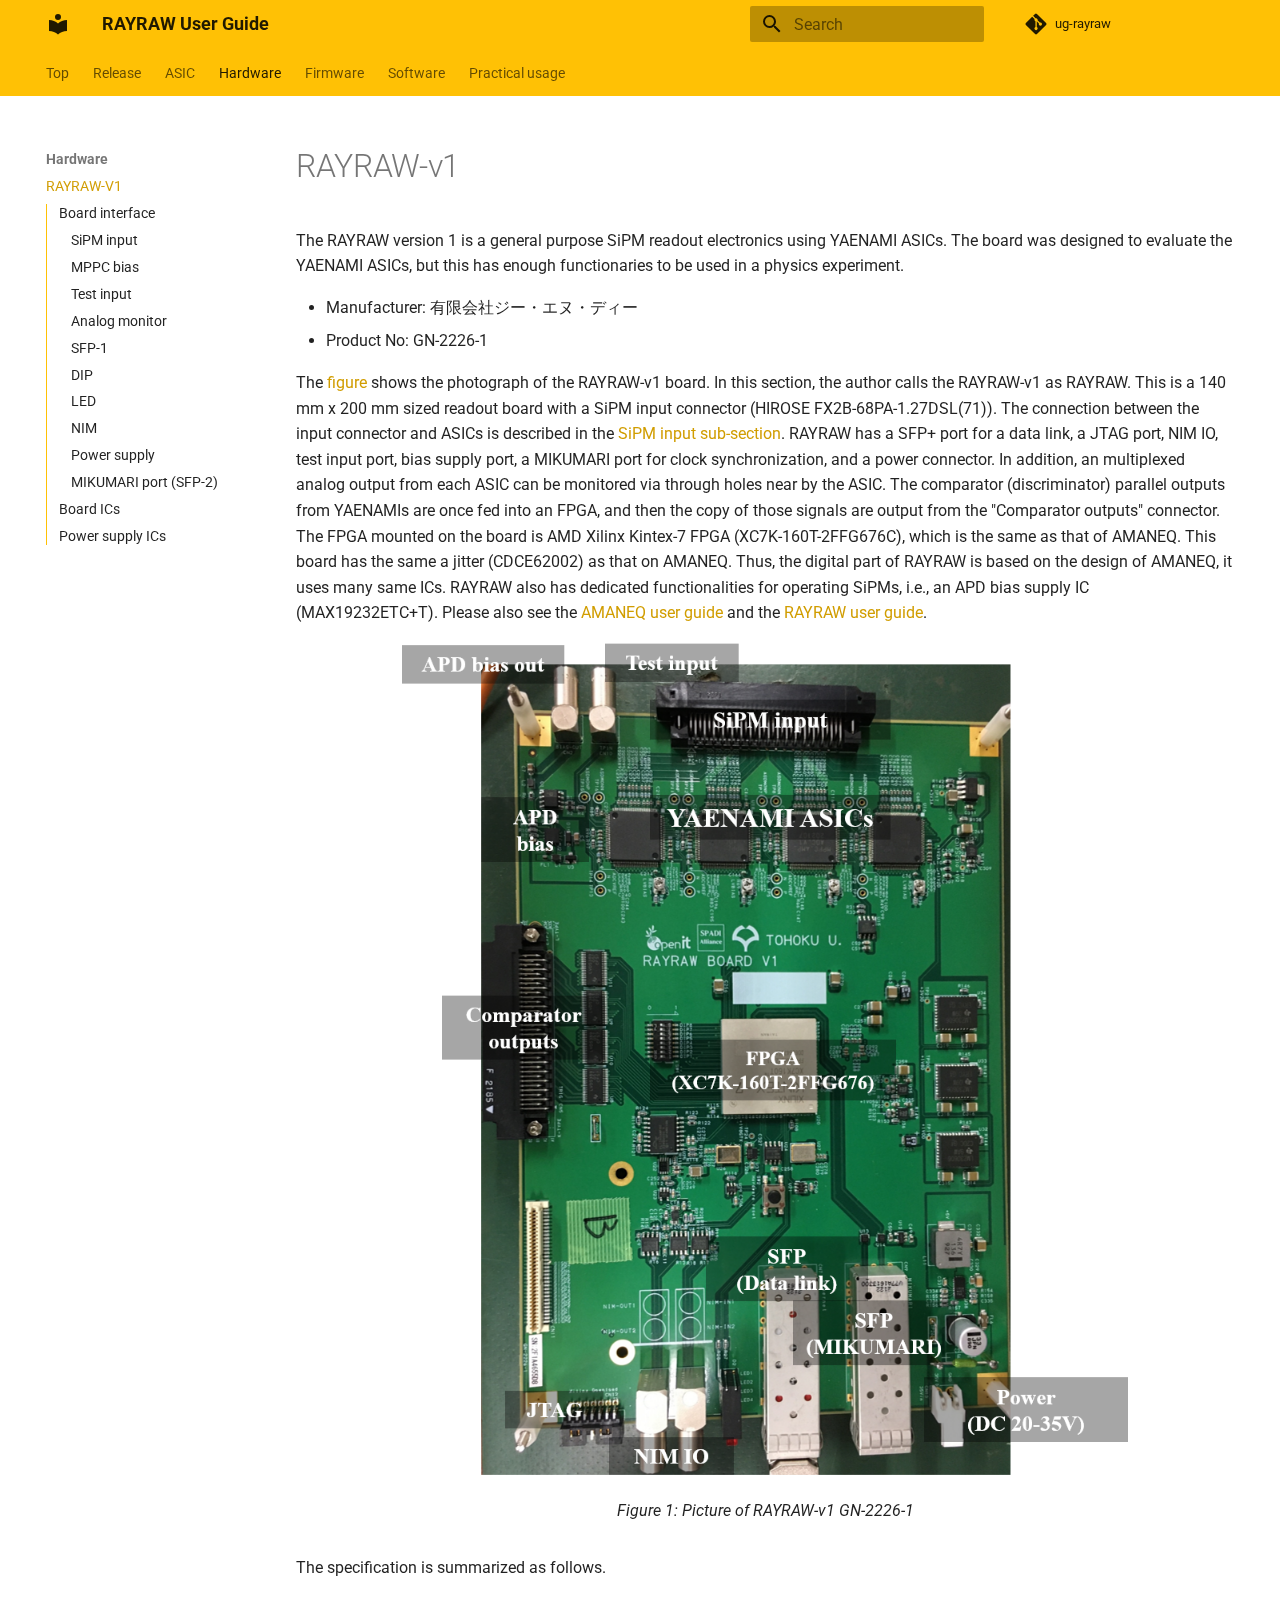
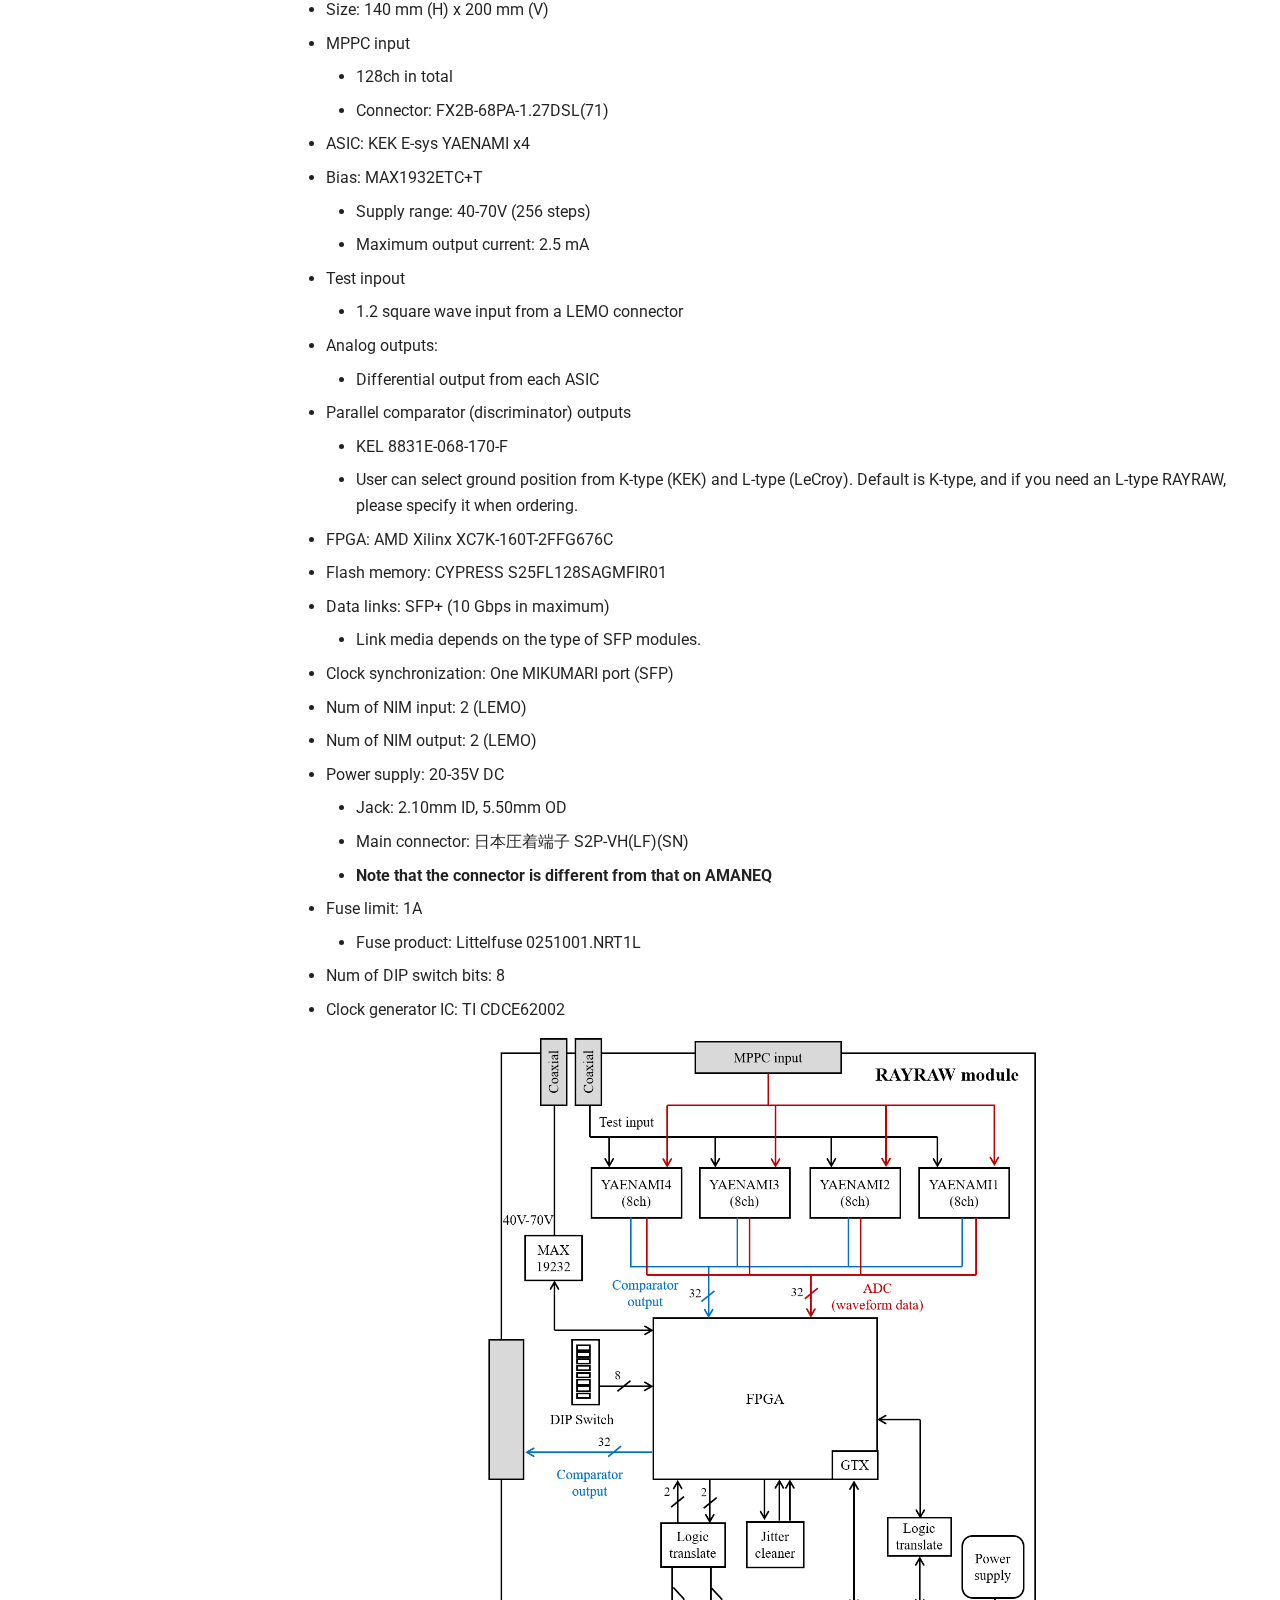
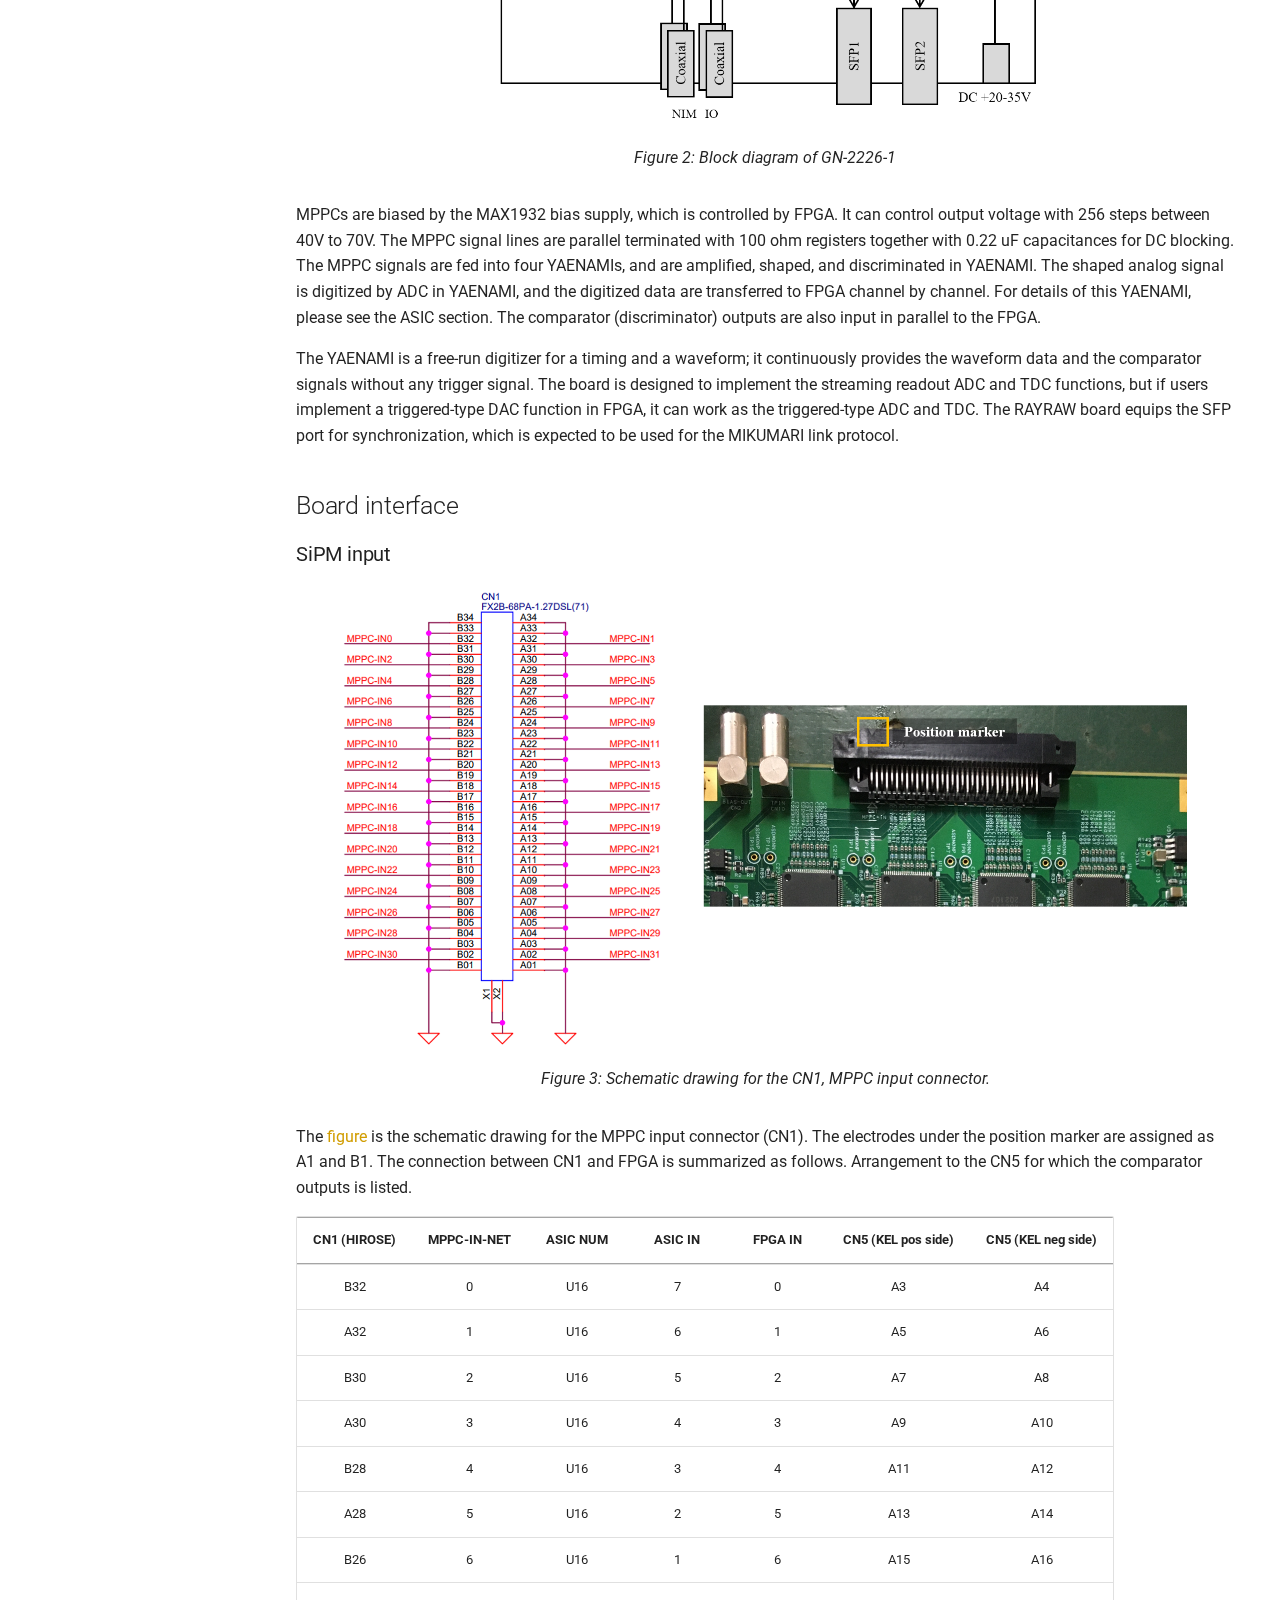
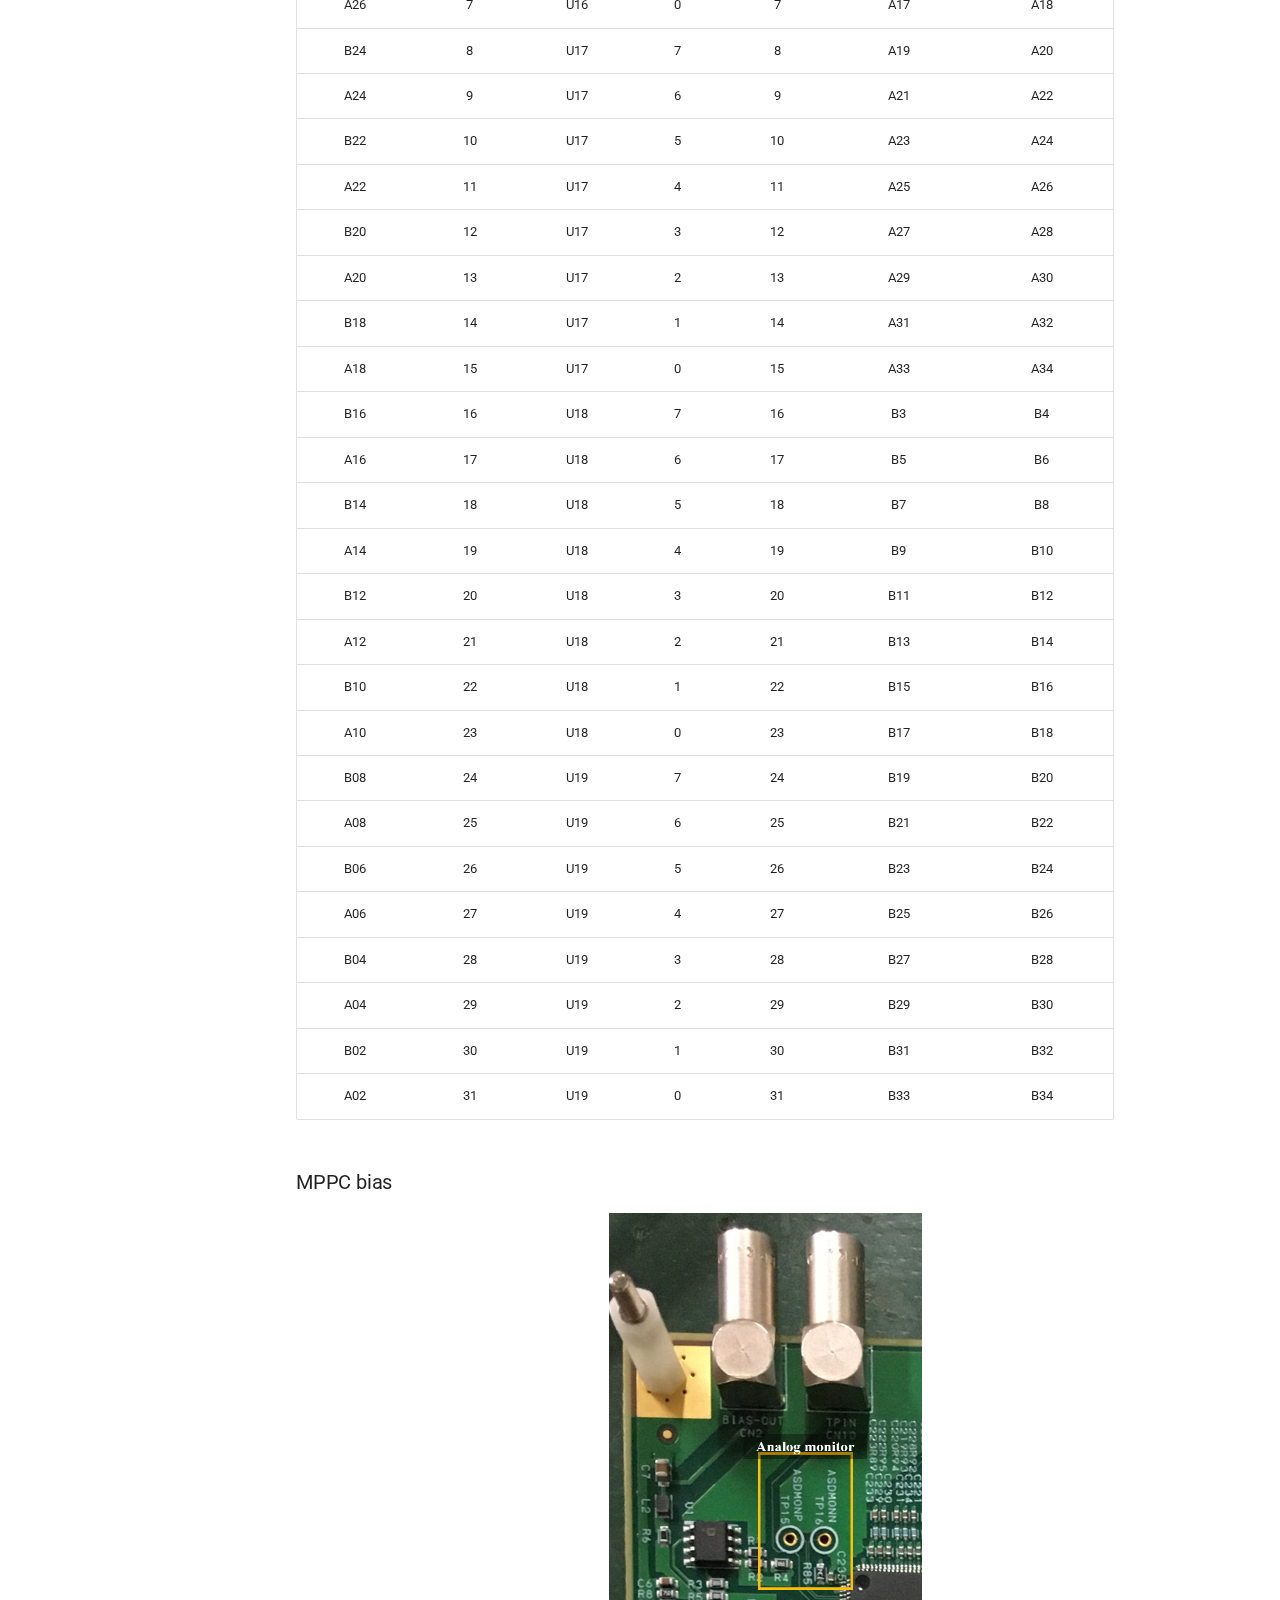
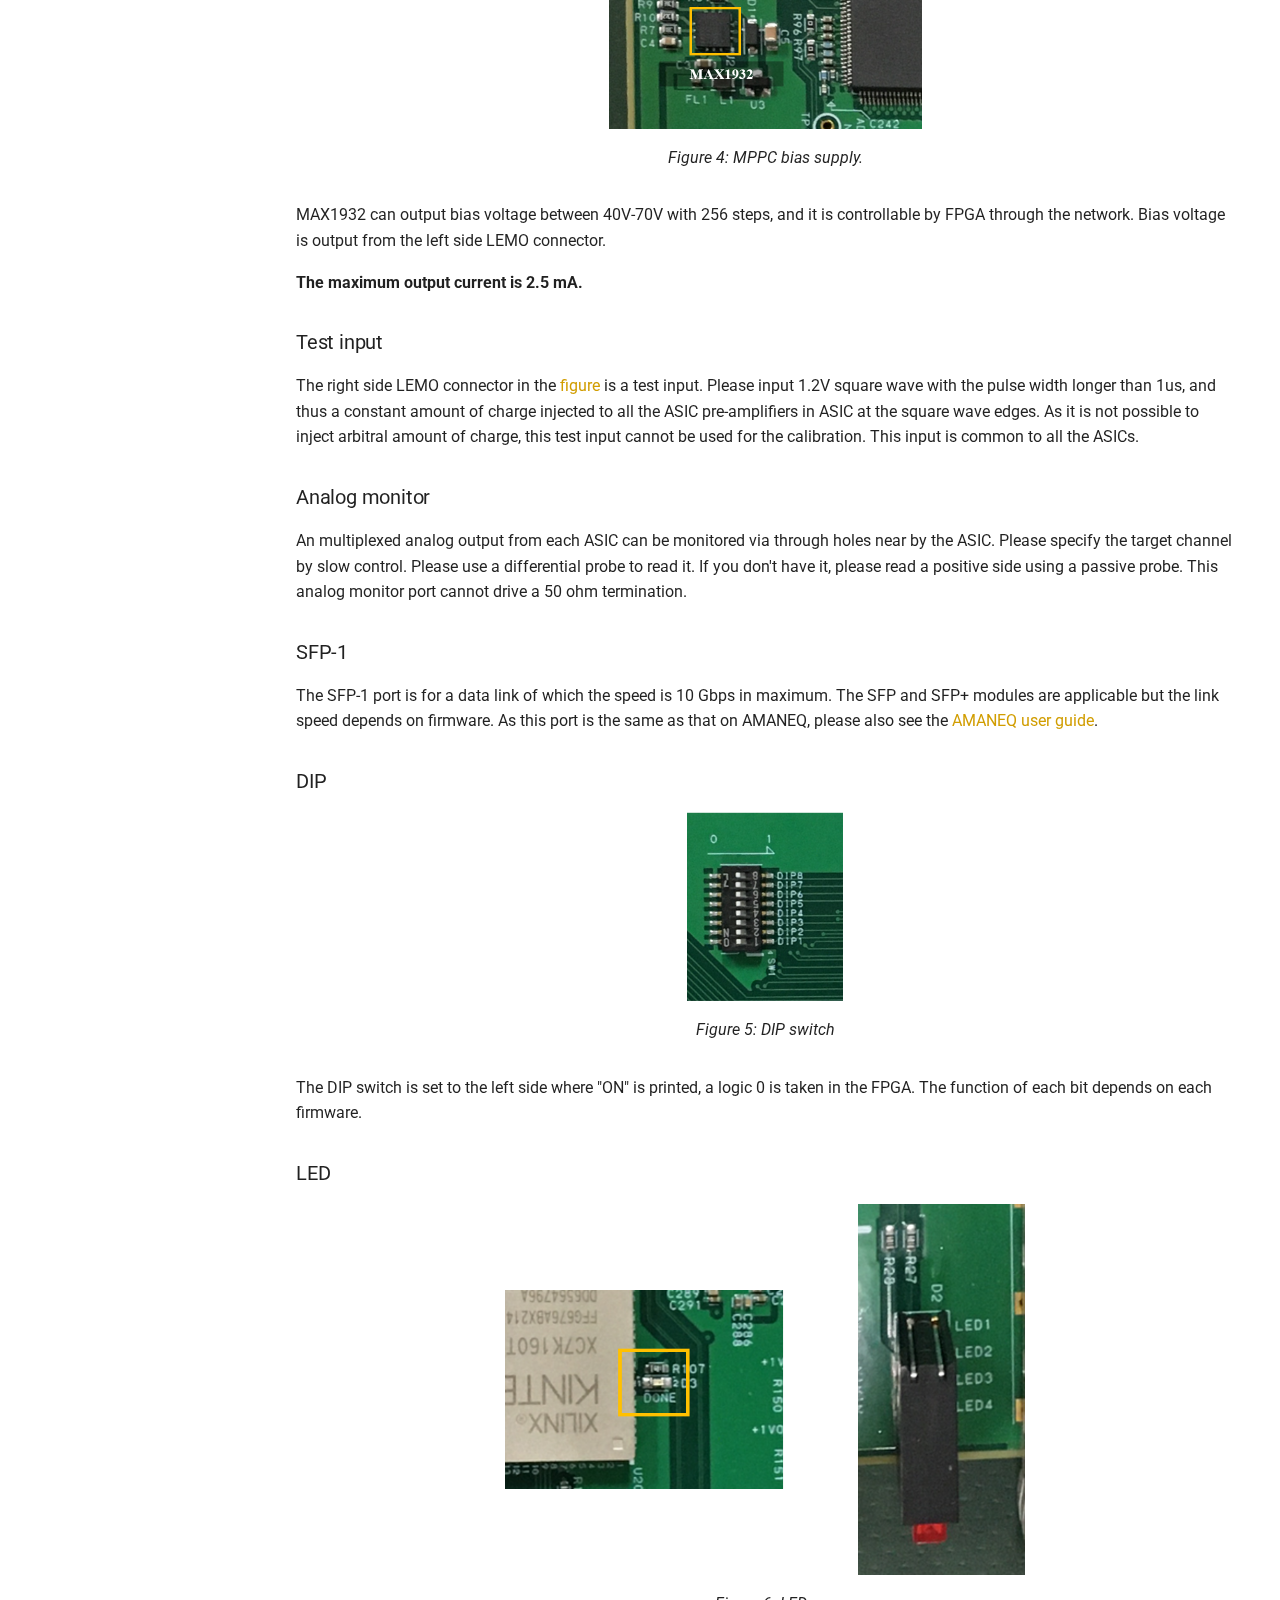
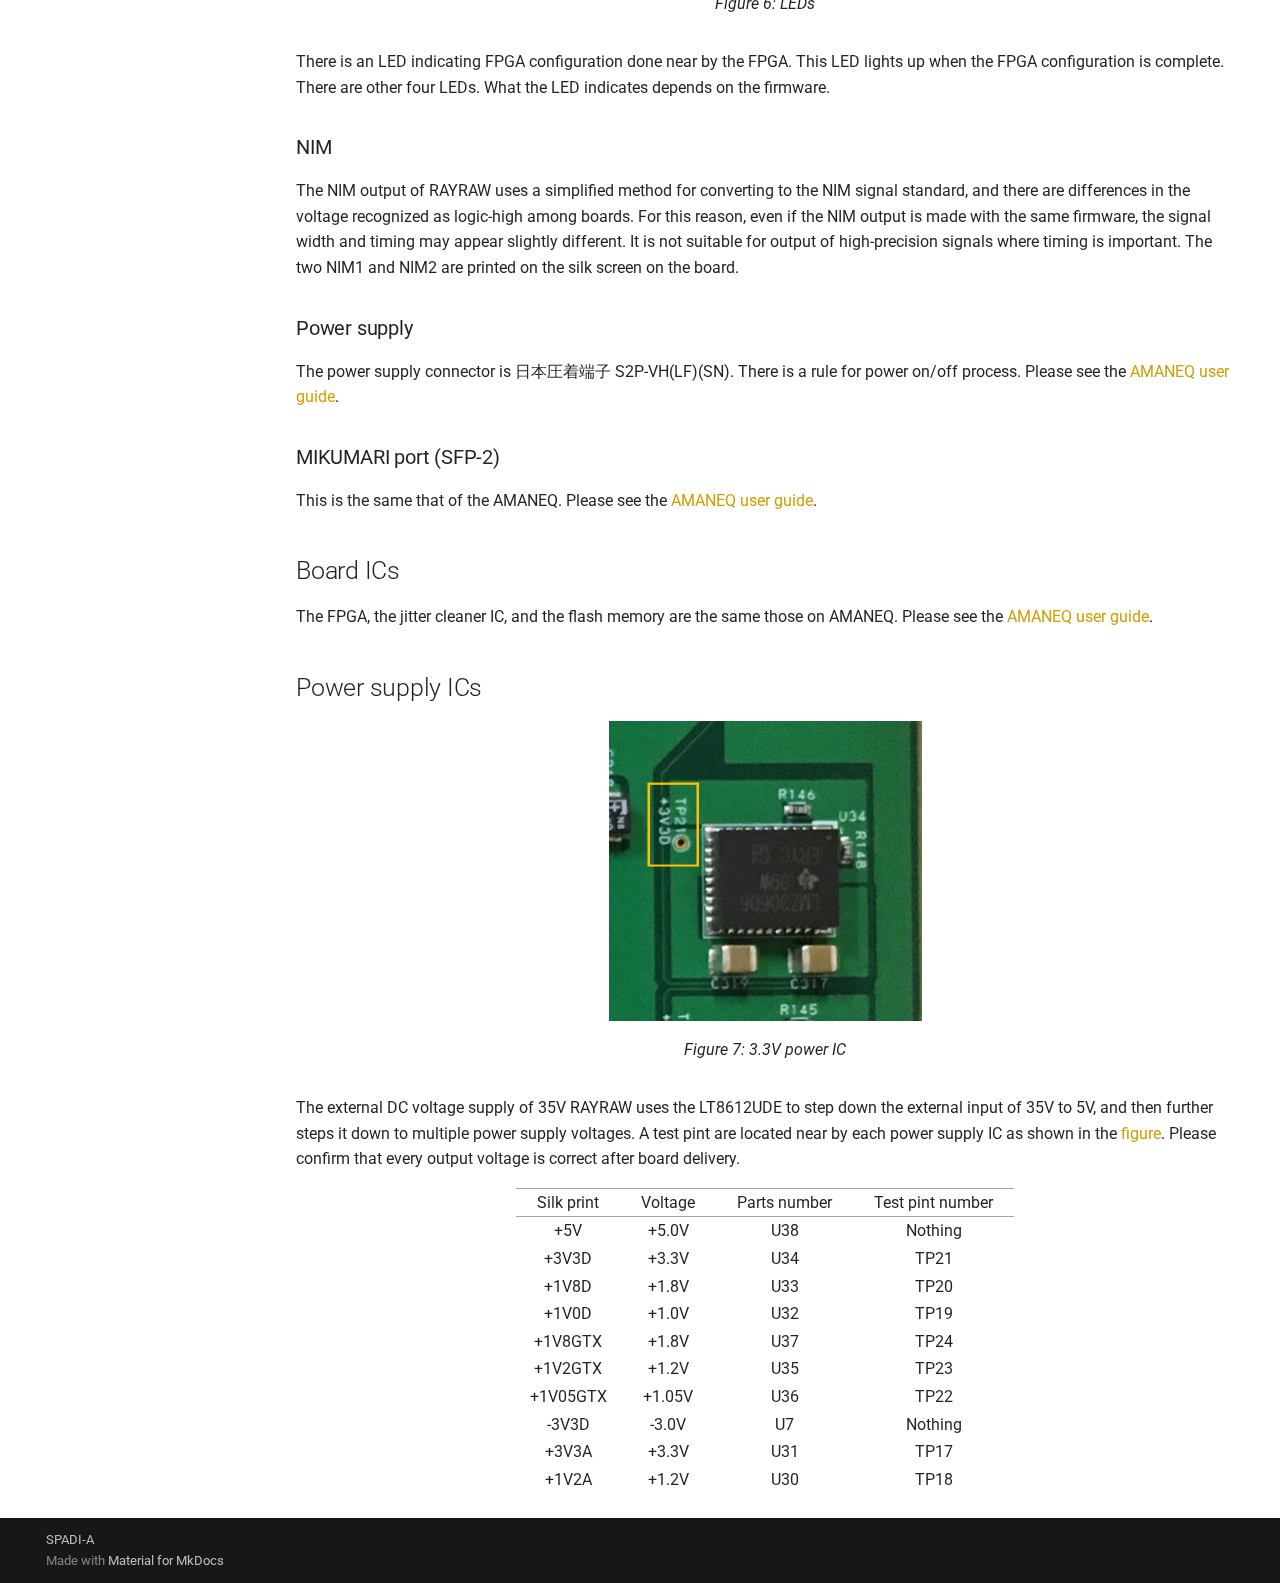
<file: hardware/rayraw-v1/rayraw-v1/index.html>
<!doctype html>
<html lang="en" class="no-js">
  <head>
    
      <meta charset="utf-8">
      <meta name="viewport" content="width=device-width,initial-scale=1">
      
        <meta name="description" content="RAYRAW User Guide">
      
      
        <meta name="author" content="YAENAMI-RAYRAW task force members">
      
      
      
        <link rel="prev" href="../../../asic/yaenami/">
      
      
        <link rel="next" href="../../../firmware/overview/overview/">
      
      
      <link rel="icon" href="../../../assets/images/favicon.png">
      <meta name="generator" content="mkdocs-1.6.1, mkdocs-material-9.6.5">
    
    
      
        <title>RAYRAW-V1 - RAYRAW User Guide</title>
      
    
    
      <link rel="stylesheet" href="../../../assets/stylesheets/main.8608ea7d.min.css">
      
        
        <link rel="stylesheet" href="../../../assets/stylesheets/palette.06af60db.min.css">
      
      


    
    
      
    
    
      
        
        
        <link rel="preconnect" href="https://fonts.gstatic.com" crossorigin>
        <link rel="stylesheet" href="https://fonts.googleapis.com/css?family=Roboto:300,300i,400,400i,700,700i%7CRoboto+Mono:400,400i,700,700i&display=fallback">
        <style>:root{--md-text-font:"Roboto";--md-code-font:"Roboto Mono"}</style>
      
    
    
      <link rel="stylesheet" href="../../../css/custom.css">
    
    <script>__md_scope=new URL("../../..",location),__md_hash=e=>[...e].reduce(((e,_)=>(e<<5)-e+_.charCodeAt(0)),0),__md_get=(e,_=localStorage,t=__md_scope)=>JSON.parse(_.getItem(t.pathname+"."+e)),__md_set=(e,_,t=localStorage,a=__md_scope)=>{try{t.setItem(a.pathname+"."+e,JSON.stringify(_))}catch(e){}}</script>
    
      

    
    
    
  </head>
  
  
    
    
    
    
    
    <body dir="ltr" data-md-color-scheme="default" data-md-color-primary="amber" data-md-color-accent="indigo">
  
    
    <input class="md-toggle" data-md-toggle="drawer" type="checkbox" id="__drawer" autocomplete="off">
    <input class="md-toggle" data-md-toggle="search" type="checkbox" id="__search" autocomplete="off">
    <label class="md-overlay" for="__drawer"></label>
    <div data-md-component="skip">
      
        
        <a href="#rayraw-v1" class="md-skip">
          Skip to content
        </a>
      
    </div>
    <div data-md-component="announce">
      
    </div>
    
    
      

<header class="md-header" data-md-component="header">
  <nav class="md-header__inner md-grid" aria-label="Header">
    <a href="../../.." title="RAYRAW User Guide" class="md-header__button md-logo" aria-label="RAYRAW User Guide" data-md-component="logo">
      
  
  <svg xmlns="http://www.w3.org/2000/svg" viewBox="0 0 24 24"><path d="M12 8a3 3 0 0 0 3-3 3 3 0 0 0-3-3 3 3 0 0 0-3 3 3 3 0 0 0 3 3m0 3.54C9.64 9.35 6.5 8 3 8v11c3.5 0 6.64 1.35 9 3.54 2.36-2.19 5.5-3.54 9-3.54V8c-3.5 0-6.64 1.35-9 3.54"/></svg>

    </a>
    <label class="md-header__button md-icon" for="__drawer">
      
      <svg xmlns="http://www.w3.org/2000/svg" viewBox="0 0 24 24"><path d="M3 6h18v2H3zm0 5h18v2H3zm0 5h18v2H3z"/></svg>
    </label>
    <div class="md-header__title" data-md-component="header-title">
      <div class="md-header__ellipsis">
        <div class="md-header__topic">
          <span class="md-ellipsis">
            RAYRAW User Guide
          </span>
        </div>
        <div class="md-header__topic" data-md-component="header-topic">
          <span class="md-ellipsis">
            
              RAYRAW-V1
            
          </span>
        </div>
      </div>
    </div>
    
      
    
    
    
    
      <label class="md-header__button md-icon" for="__search">
        
        <svg xmlns="http://www.w3.org/2000/svg" viewBox="0 0 24 24"><path d="M9.5 3A6.5 6.5 0 0 1 16 9.5c0 1.61-.59 3.09-1.56 4.23l.27.27h.79l5 5-1.5 1.5-5-5v-.79l-.27-.27A6.52 6.52 0 0 1 9.5 16 6.5 6.5 0 0 1 3 9.5 6.5 6.5 0 0 1 9.5 3m0 2C7 5 5 7 5 9.5S7 14 9.5 14 14 12 14 9.5 12 5 9.5 5"/></svg>
      </label>
      <div class="md-search" data-md-component="search" role="dialog">
  <label class="md-search__overlay" for="__search"></label>
  <div class="md-search__inner" role="search">
    <form class="md-search__form" name="search">
      <input type="text" class="md-search__input" name="query" aria-label="Search" placeholder="Search" autocapitalize="off" autocorrect="off" autocomplete="off" spellcheck="false" data-md-component="search-query" required>
      <label class="md-search__icon md-icon" for="__search">
        
        <svg xmlns="http://www.w3.org/2000/svg" viewBox="0 0 24 24"><path d="M9.5 3A6.5 6.5 0 0 1 16 9.5c0 1.61-.59 3.09-1.56 4.23l.27.27h.79l5 5-1.5 1.5-5-5v-.79l-.27-.27A6.52 6.52 0 0 1 9.5 16 6.5 6.5 0 0 1 3 9.5 6.5 6.5 0 0 1 9.5 3m0 2C7 5 5 7 5 9.5S7 14 9.5 14 14 12 14 9.5 12 5 9.5 5"/></svg>
        
        <svg xmlns="http://www.w3.org/2000/svg" viewBox="0 0 24 24"><path d="M20 11v2H8l5.5 5.5-1.42 1.42L4.16 12l7.92-7.92L13.5 5.5 8 11z"/></svg>
      </label>
      <nav class="md-search__options" aria-label="Search">
        
        <button type="reset" class="md-search__icon md-icon" title="Clear" aria-label="Clear" tabindex="-1">
          
          <svg xmlns="http://www.w3.org/2000/svg" viewBox="0 0 24 24"><path d="M19 6.41 17.59 5 12 10.59 6.41 5 5 6.41 10.59 12 5 17.59 6.41 19 12 13.41 17.59 19 19 17.59 13.41 12z"/></svg>
        </button>
      </nav>
      
    </form>
    <div class="md-search__output">
      <div class="md-search__scrollwrap" tabindex="0" data-md-scrollfix>
        <div class="md-search-result" data-md-component="search-result">
          <div class="md-search-result__meta">
            Initializing search
          </div>
          <ol class="md-search-result__list" role="presentation"></ol>
        </div>
      </div>
    </div>
  </div>
</div>
    
    
      <div class="md-header__source">
        <a href="https://github.com/spadi-alliance/ug-rayraw" title="Go to repository" class="md-source" data-md-component="source">
  <div class="md-source__icon md-icon">
    
    <svg xmlns="http://www.w3.org/2000/svg" viewBox="0 0 448 512"><!--! Font Awesome Free 6.7.2 by @fontawesome - https://fontawesome.com License - https://fontawesome.com/license/free (Icons: CC BY 4.0, Fonts: SIL OFL 1.1, Code: MIT License) Copyright 2024 Fonticons, Inc.--><path d="M439.55 236.05 244 40.45a28.87 28.87 0 0 0-40.81 0l-40.66 40.63 51.52 51.52c27.06-9.14 52.68 16.77 43.39 43.68l49.66 49.66c34.23-11.8 61.18 31 35.47 56.69-26.49 26.49-70.21-2.87-56-37.34L240.22 199v121.85c25.3 12.54 22.26 41.85 9.08 55a34.34 34.34 0 0 1-48.55 0c-17.57-17.6-11.07-46.91 11.25-56v-123c-20.8-8.51-24.6-30.74-18.64-45L142.57 101 8.45 235.14a28.86 28.86 0 0 0 0 40.81l195.61 195.6a28.86 28.86 0 0 0 40.8 0l194.69-194.69a28.86 28.86 0 0 0 0-40.81"/></svg>
  </div>
  <div class="md-source__repository">
    ug-rayraw
  </div>
</a>
      </div>
    
  </nav>
  
</header>
    
    <div class="md-container" data-md-component="container">
      
      
        
          
            
<nav class="md-tabs" aria-label="Tabs" data-md-component="tabs">
  <div class="md-grid">
    <ul class="md-tabs__list">
      
        
  
  
  
    <li class="md-tabs__item">
      <a href="../../.." class="md-tabs__link">
        
  
    
  
  Top

      </a>
    </li>
  

      
        
  
  
  
    <li class="md-tabs__item">
      <a href="../../../release/release/" class="md-tabs__link">
        
  
    
  
  Release

      </a>
    </li>
  

      
        
  
  
  
    <li class="md-tabs__item">
      <a href="../../../asic/yaenami/" class="md-tabs__link">
        
  
    
  
  ASIC

      </a>
    </li>
  

      
        
  
  
    
  
  
    
    
      <li class="md-tabs__item md-tabs__item--active">
        <a href="./" class="md-tabs__link">
          
  
  Hardware

        </a>
      </li>
    
  

      
        
  
  
  
    
    
      <li class="md-tabs__item">
        <a href="../../../firmware/overview/overview/" class="md-tabs__link">
          
  
  Firmware

        </a>
      </li>
    
  

      
        
  
  
  
    <li class="md-tabs__item">
      <a href="../../../software/software/" class="md-tabs__link">
        
  
    
  
  Software

      </a>
    </li>
  

      
        
  
  
  
    <li class="md-tabs__item">
      <a href="../../../practical/practical/" class="md-tabs__link">
        
  
    
  
  Practical usage

      </a>
    </li>
  

      
    </ul>
  </div>
</nav>
          
        
      
      <main class="md-main" data-md-component="main">
        <div class="md-main__inner md-grid">
          
            
              
              <div class="md-sidebar md-sidebar--primary" data-md-component="sidebar" data-md-type="navigation" >
                <div class="md-sidebar__scrollwrap">
                  <div class="md-sidebar__inner">
                    


  


  

<nav class="md-nav md-nav--primary md-nav--lifted md-nav--integrated" aria-label="Navigation" data-md-level="0">
  <label class="md-nav__title" for="__drawer">
    <a href="../../.." title="RAYRAW User Guide" class="md-nav__button md-logo" aria-label="RAYRAW User Guide" data-md-component="logo">
      
  
  <svg xmlns="http://www.w3.org/2000/svg" viewBox="0 0 24 24"><path d="M12 8a3 3 0 0 0 3-3 3 3 0 0 0-3-3 3 3 0 0 0-3 3 3 3 0 0 0 3 3m0 3.54C9.64 9.35 6.5 8 3 8v11c3.5 0 6.64 1.35 9 3.54 2.36-2.19 5.5-3.54 9-3.54V8c-3.5 0-6.64 1.35-9 3.54"/></svg>

    </a>
    RAYRAW User Guide
  </label>
  
    <div class="md-nav__source">
      <a href="https://github.com/spadi-alliance/ug-rayraw" title="Go to repository" class="md-source" data-md-component="source">
  <div class="md-source__icon md-icon">
    
    <svg xmlns="http://www.w3.org/2000/svg" viewBox="0 0 448 512"><!--! Font Awesome Free 6.7.2 by @fontawesome - https://fontawesome.com License - https://fontawesome.com/license/free (Icons: CC BY 4.0, Fonts: SIL OFL 1.1, Code: MIT License) Copyright 2024 Fonticons, Inc.--><path d="M439.55 236.05 244 40.45a28.87 28.87 0 0 0-40.81 0l-40.66 40.63 51.52 51.52c27.06-9.14 52.68 16.77 43.39 43.68l49.66 49.66c34.23-11.8 61.18 31 35.47 56.69-26.49 26.49-70.21-2.87-56-37.34L240.22 199v121.85c25.3 12.54 22.26 41.85 9.08 55a34.34 34.34 0 0 1-48.55 0c-17.57-17.6-11.07-46.91 11.25-56v-123c-20.8-8.51-24.6-30.74-18.64-45L142.57 101 8.45 235.14a28.86 28.86 0 0 0 0 40.81l195.61 195.6a28.86 28.86 0 0 0 40.8 0l194.69-194.69a28.86 28.86 0 0 0 0-40.81"/></svg>
  </div>
  <div class="md-source__repository">
    ug-rayraw
  </div>
</a>
    </div>
  
  <ul class="md-nav__list" data-md-scrollfix>
    
      
      
  
  
  
  
    <li class="md-nav__item">
      <a href="../../.." class="md-nav__link">
        
  
  <span class="md-ellipsis">
    Top
    
  </span>
  

      </a>
    </li>
  

    
      
      
  
  
  
  
    <li class="md-nav__item">
      <a href="../../../release/release/" class="md-nav__link">
        
  
  <span class="md-ellipsis">
    Release
    
  </span>
  

      </a>
    </li>
  

    
      
      
  
  
  
  
    <li class="md-nav__item">
      <a href="../../../asic/yaenami/" class="md-nav__link">
        
  
  <span class="md-ellipsis">
    ASIC
    
  </span>
  

      </a>
    </li>
  

    
      
      
  
  
    
  
  
  
    
    
    
      
        
        
      
      
    
    
    <li class="md-nav__item md-nav__item--active md-nav__item--section md-nav__item--nested">
      
        
        
        <input class="md-nav__toggle md-toggle " type="checkbox" id="__nav_4" checked>
        
          
          <label class="md-nav__link" for="__nav_4" id="__nav_4_label" tabindex="">
            
  
  <span class="md-ellipsis">
    Hardware
    
  </span>
  

            <span class="md-nav__icon md-icon"></span>
          </label>
        
        <nav class="md-nav" data-md-level="1" aria-labelledby="__nav_4_label" aria-expanded="true">
          <label class="md-nav__title" for="__nav_4">
            <span class="md-nav__icon md-icon"></span>
            Hardware
          </label>
          <ul class="md-nav__list" data-md-scrollfix>
            
              
                
  
  
    
  
  
  
    <li class="md-nav__item md-nav__item--active">
      
      <input class="md-nav__toggle md-toggle" type="checkbox" id="__toc">
      
      
        
      
      
        <label class="md-nav__link md-nav__link--active" for="__toc">
          
  
  <span class="md-ellipsis">
    RAYRAW-V1
    
  </span>
  

          <span class="md-nav__icon md-icon"></span>
        </label>
      
      <a href="./" class="md-nav__link md-nav__link--active">
        
  
  <span class="md-ellipsis">
    RAYRAW-V1
    
  </span>
  

      </a>
      
        

<nav class="md-nav md-nav--secondary" aria-label="Table of contents">
  
  
  
    
  
  
    <label class="md-nav__title" for="__toc">
      <span class="md-nav__icon md-icon"></span>
      Table of contents
    </label>
    <ul class="md-nav__list" data-md-component="toc" data-md-scrollfix>
      
        <li class="md-nav__item">
  <a href="#board-interface" class="md-nav__link">
    <span class="md-ellipsis">
      Board interface
    </span>
  </a>
  
    <nav class="md-nav" aria-label="Board interface">
      <ul class="md-nav__list">
        
          <li class="md-nav__item">
  <a href="#sipm-input" class="md-nav__link">
    <span class="md-ellipsis">
      SiPM input
    </span>
  </a>
  
</li>
        
          <li class="md-nav__item">
  <a href="#mppc-bias" class="md-nav__link">
    <span class="md-ellipsis">
      MPPC bias
    </span>
  </a>
  
</li>
        
          <li class="md-nav__item">
  <a href="#test-input" class="md-nav__link">
    <span class="md-ellipsis">
      Test input
    </span>
  </a>
  
</li>
        
          <li class="md-nav__item">
  <a href="#analog-monitor" class="md-nav__link">
    <span class="md-ellipsis">
      Analog monitor
    </span>
  </a>
  
</li>
        
          <li class="md-nav__item">
  <a href="#sfp-1" class="md-nav__link">
    <span class="md-ellipsis">
      SFP-1
    </span>
  </a>
  
</li>
        
          <li class="md-nav__item">
  <a href="#dip" class="md-nav__link">
    <span class="md-ellipsis">
      DIP
    </span>
  </a>
  
</li>
        
          <li class="md-nav__item">
  <a href="#led" class="md-nav__link">
    <span class="md-ellipsis">
      LED
    </span>
  </a>
  
</li>
        
          <li class="md-nav__item">
  <a href="#nim" class="md-nav__link">
    <span class="md-ellipsis">
      NIM
    </span>
  </a>
  
</li>
        
          <li class="md-nav__item">
  <a href="#power-supply" class="md-nav__link">
    <span class="md-ellipsis">
      Power supply
    </span>
  </a>
  
</li>
        
          <li class="md-nav__item">
  <a href="#mikumari-port-sfp-2" class="md-nav__link">
    <span class="md-ellipsis">
      MIKUMARI port (SFP-2)
    </span>
  </a>
  
</li>
        
      </ul>
    </nav>
  
</li>
      
        <li class="md-nav__item">
  <a href="#board-ics" class="md-nav__link">
    <span class="md-ellipsis">
      Board ICs
    </span>
  </a>
  
</li>
      
        <li class="md-nav__item">
  <a href="#power-supply-ics" class="md-nav__link">
    <span class="md-ellipsis">
      Power supply ICs
    </span>
  </a>
  
</li>
      
    </ul>
  
</nav>
      
    </li>
  

              
            
          </ul>
        </nav>
      
    </li>
  

    
      
      
  
  
  
  
    
    
    
      
      
    
    
    <li class="md-nav__item md-nav__item--nested">
      
        
        
        <input class="md-nav__toggle md-toggle " type="checkbox" id="__nav_5" >
        
          
          <label class="md-nav__link" for="__nav_5" id="__nav_5_label" tabindex="0">
            
  
  <span class="md-ellipsis">
    Firmware
    
  </span>
  

            <span class="md-nav__icon md-icon"></span>
          </label>
        
        <nav class="md-nav" data-md-level="1" aria-labelledby="__nav_5_label" aria-expanded="false">
          <label class="md-nav__title" for="__nav_5">
            <span class="md-nav__icon md-icon"></span>
            Firmware
          </label>
          <ul class="md-nav__list" data-md-scrollfix>
            
              
                
  
  
  
  
    <li class="md-nav__item">
      <a href="../../../firmware/overview/overview/" class="md-nav__link">
        
  
  <span class="md-ellipsis">
    Overview
    
  </span>
  

      </a>
    </li>
  

              
            
              
                
  
  
  
  
    <li class="md-nav__item">
      <a href="../../../firmware/trg-adc-tdc/trg-adc-tdc/" class="md-nav__link">
        
  
  <span class="md-ellipsis">
    TRG-ADC-TDC
    
  </span>
  

      </a>
    </li>
  

              
            
          </ul>
        </nav>
      
    </li>
  

    
      
      
  
  
  
  
    <li class="md-nav__item">
      <a href="../../../software/software/" class="md-nav__link">
        
  
  <span class="md-ellipsis">
    Software
    
  </span>
  

      </a>
    </li>
  

    
      
      
  
  
  
  
    <li class="md-nav__item">
      <a href="../../../practical/practical/" class="md-nav__link">
        
  
  <span class="md-ellipsis">
    Practical usage
    
  </span>
  

      </a>
    </li>
  

    
  </ul>
</nav>
                  </div>
                </div>
              </div>
            
            
          
          
            <div class="md-content" data-md-component="content">
              <article class="md-content__inner md-typeset">
                
                  


  
  


<h1 id="rayraw-v1">RAYRAW-v1</h1>
<p>The RAYRAW version 1 is a general purpose SiPM readout electronics using YAENAMI ASICs.
The board was designed to evaluate the YAENAMI ASICs, but this has enough functionaries to be used in a physics experiment.</p>
<ul>
<li>Manufacturer: 有限会社ジー・エヌ・ディー</li>
<li>Product No: GN-2226-1</li>
</ul>
<p>The <a href="#RAYRAW-PIC">figure</a> shows the photograph of the RAYRAW-v1 board.
In this section, the author calls the RAYRAW-v1 as RAYRAW.
This is a 140 mm x 200 mm sized readout board with a SiPM input connector (HIROSE FX2B-68PA-1.27DSL(71)).
The connection between the input connector and ASICs is described in the <a href="#sipm-input">SiPM input sub-section</a>.
RAYRAW has a SFP+ port for a data link, a JTAG port, NIM IO, test input port, bias supply port, a MIKUMARI port for clock synchronization, and a power connector.
In addition, an multiplexed analog output from each ASIC can be monitored via through holes near by the ASIC.
The comparator (discriminator) parallel outputs from YAENAMIs are once fed into an FPGA, and then the copy of those signals are output from the "Comparator outputs" connector.
The FPGA mounted on the board is AMD Xilinx Kintex-7 FPGA (XC7K-160T-2FFG676C), which is the same as that of AMANEQ.
This board has the same a jitter (CDCE62002) as that on AMANEQ.
Thus, the digital part of RAYRAW is based on the design of AMANEQ, it uses many same ICs.
RAYRAW also has dedicated functionalities for operating SiPMs, i.e., an APD bias supply IC (MAX19232ETC+T).
Please also see the <a href="https://spadi-alliance.github.io/ug-amaneq/">AMANEQ user guide</a> and the <a href="https://spadi-alliance.github.io/ug-RAYRAW/">RAYRAW user guide</a>.</p>
<figure id="_figure-1">
<img alt="RAYRAW-PIC" id="RAYRAW-PIC" src="../pic-rayraw.png" width="80%" />
<figcaption><span>Figure&nbsp;1:</span> Picture of RAYRAW-v1 GN-2226-1</figcaption>
</figure>
<p>The specification is summarized as follows.</p>
<ul>
<li>Size: 140 mm (H) x 200 mm (V)</li>
<li>MPPC input<ul>
<li>128ch in total</li>
<li>Connector: FX2B-68PA-1.27DSL(71)</li>
</ul>
</li>
<li>ASIC: KEK E-sys YAENAMI x4</li>
<li>Bias: MAX1932ETC+T<ul>
<li>Supply range: 40-70V (256 steps)</li>
<li>Maximum output current: 2.5 mA</li>
</ul>
</li>
<li>Test inpout<ul>
<li>1.2 square wave input from a LEMO connector</li>
</ul>
</li>
<li>Analog outputs:<ul>
<li>Differential output from each ASIC</li>
</ul>
</li>
<li>Parallel comparator (discriminator) outputs<ul>
<li>KEL 8831E-068-170-F</li>
<li>User can select ground position from K-type (KEK) and L-type (LeCroy). Default is K-type, and if you need an L-type RAYRAW, please specify it when ordering.</li>
</ul>
</li>
<li>FPGA: AMD Xilinx XC7K-160T-2FFG676C</li>
<li>Flash memory: CYPRESS S25FL128SAGMFIR01</li>
<li>Data links: SFP+ (10 Gbps in maximum)<ul>
<li>Link media depends on the type of SFP modules.</li>
</ul>
</li>
<li>Clock synchronization: One MIKUMARI port (SFP)</li>
<li>Num of NIM input: 2 (LEMO)</li>
<li>Num of NIM output: 2 (LEMO)</li>
<li>Power supply: 20-35V DC<ul>
<li>Jack: 2.10mm ID, 5.50mm OD</li>
<li>Main connector: 日本圧着端子 S2P-VH(LF)(SN)</li>
<li><strong>Note that the connector is different from that on AMANEQ</strong></li>
</ul>
</li>
<li>Fuse limit: 1A<ul>
<li>Fuse product: Littelfuse 0251001.NRT1L</li>
</ul>
</li>
<li>Num of DIP switch bits: 8</li>
<li>Clock generator IC: TI CDCE62002</li>
</ul>
<figure id="_figure-2">
<img alt="RAYRAW-BLOCK" id="RAYRAW-BLOCK" src="../rayraw-block.png" width="60%" />
<figcaption><span>Figure&nbsp;2:</span> Block diagram of GN-2226-1</figcaption>
</figure>
<p>MPPCs are biased by the MAX1932 bias supply, which is controlled by FPGA.
It can control output voltage with 256 steps between 40V to 70V.
The MPPC signal lines are parallel terminated with 100 ohm registers together with 0.22 uF capacitances for DC blocking.
The MPPC signals are fed into four YAENAMIs, and are amplified, shaped, and discriminated in YAENAMI.
The shaped analog signal is digitized by ADC in YAENAMI, and the digitized data are transferred to FPGA channel by channel.
For details of this YAENAMI, please see the ASIC section.
The comparator (discriminator) outputs are also input in parallel to the FPGA.</p>
<p>The YAENAMI is a free-run digitizer for a timing and a waveform; it continuously provides the waveform data and the comparator signals without any trigger signal.
The board is designed to implement the streaming readout ADC and TDC functions, but if users implement a triggered-type DAC function in FPGA, it can work as the triggered-type ADC and TDC.
The RAYRAW board equips the SFP port for synchronization, which is expected to be used for the MIKUMARI link protocol.</p>
<h2 id="board-interface">Board interface</h2>
<h3 id="sipm-input">SiPM input</h3>
<figure id="_figure-3">
<img alt="MPPC-CN" id="MPPC-CN" src="../MPPC-CN.png" width="90%" />
<figcaption><span>Figure&nbsp;3:</span> Schematic drawing for the CN1, MPPC input connector.</figcaption>
</figure>
<p>The <a href="#MPPC-CN">figure</a> is the schematic drawing for the MPPC input connector (CN1).
The electrodes under the position marker are assigned as A1 and B1.
The connection between CN1 and FPGA is summarized as follows. Arrangement to the CN5 for which the comparator outputs is listed.</p>
<table>
<thead>
<tr>
<th style="text-align: center;">CN1 (HIROSE)</th>
<th style="text-align: center;">MPPC-IN-NET</th>
<th style="text-align: center;">ASIC NUM</th>
<th style="text-align: center;">ASIC IN</th>
<th style="text-align: center;">FPGA IN</th>
<th style="text-align: center;">CN5 (KEL pos side)</th>
<th style="text-align: center;">CN5 (KEL neg side)</th>
</tr>
</thead>
<tbody>
<tr>
<td style="text-align: center;">B32</td>
<td style="text-align: center;">0</td>
<td style="text-align: center;">U16</td>
<td style="text-align: center;">7</td>
<td style="text-align: center;">0</td>
<td style="text-align: center;">A3</td>
<td style="text-align: center;">A4</td>
</tr>
<tr>
<td style="text-align: center;">A32</td>
<td style="text-align: center;">1</td>
<td style="text-align: center;">U16</td>
<td style="text-align: center;">6</td>
<td style="text-align: center;">1</td>
<td style="text-align: center;">A5</td>
<td style="text-align: center;">A6</td>
</tr>
<tr>
<td style="text-align: center;">B30</td>
<td style="text-align: center;">2</td>
<td style="text-align: center;">U16</td>
<td style="text-align: center;">5</td>
<td style="text-align: center;">2</td>
<td style="text-align: center;">A7</td>
<td style="text-align: center;">A8</td>
</tr>
<tr>
<td style="text-align: center;">A30</td>
<td style="text-align: center;">3</td>
<td style="text-align: center;">U16</td>
<td style="text-align: center;">4</td>
<td style="text-align: center;">3</td>
<td style="text-align: center;">A9</td>
<td style="text-align: center;">A10</td>
</tr>
<tr>
<td style="text-align: center;">B28</td>
<td style="text-align: center;">4</td>
<td style="text-align: center;">U16</td>
<td style="text-align: center;">3</td>
<td style="text-align: center;">4</td>
<td style="text-align: center;">A11</td>
<td style="text-align: center;">A12</td>
</tr>
<tr>
<td style="text-align: center;">A28</td>
<td style="text-align: center;">5</td>
<td style="text-align: center;">U16</td>
<td style="text-align: center;">2</td>
<td style="text-align: center;">5</td>
<td style="text-align: center;">A13</td>
<td style="text-align: center;">A14</td>
</tr>
<tr>
<td style="text-align: center;">B26</td>
<td style="text-align: center;">6</td>
<td style="text-align: center;">U16</td>
<td style="text-align: center;">1</td>
<td style="text-align: center;">6</td>
<td style="text-align: center;">A15</td>
<td style="text-align: center;">A16</td>
</tr>
<tr>
<td style="text-align: center;">A26</td>
<td style="text-align: center;">7</td>
<td style="text-align: center;">U16</td>
<td style="text-align: center;">0</td>
<td style="text-align: center;">7</td>
<td style="text-align: center;">A17</td>
<td style="text-align: center;">A18</td>
</tr>
<tr>
<td style="text-align: center;">B24</td>
<td style="text-align: center;">8</td>
<td style="text-align: center;">U17</td>
<td style="text-align: center;">7</td>
<td style="text-align: center;">8</td>
<td style="text-align: center;">A19</td>
<td style="text-align: center;">A20</td>
</tr>
<tr>
<td style="text-align: center;">A24</td>
<td style="text-align: center;">9</td>
<td style="text-align: center;">U17</td>
<td style="text-align: center;">6</td>
<td style="text-align: center;">9</td>
<td style="text-align: center;">A21</td>
<td style="text-align: center;">A22</td>
</tr>
<tr>
<td style="text-align: center;">B22</td>
<td style="text-align: center;">10</td>
<td style="text-align: center;">U17</td>
<td style="text-align: center;">5</td>
<td style="text-align: center;">10</td>
<td style="text-align: center;">A23</td>
<td style="text-align: center;">A24</td>
</tr>
<tr>
<td style="text-align: center;">A22</td>
<td style="text-align: center;">11</td>
<td style="text-align: center;">U17</td>
<td style="text-align: center;">4</td>
<td style="text-align: center;">11</td>
<td style="text-align: center;">A25</td>
<td style="text-align: center;">A26</td>
</tr>
<tr>
<td style="text-align: center;">B20</td>
<td style="text-align: center;">12</td>
<td style="text-align: center;">U17</td>
<td style="text-align: center;">3</td>
<td style="text-align: center;">12</td>
<td style="text-align: center;">A27</td>
<td style="text-align: center;">A28</td>
</tr>
<tr>
<td style="text-align: center;">A20</td>
<td style="text-align: center;">13</td>
<td style="text-align: center;">U17</td>
<td style="text-align: center;">2</td>
<td style="text-align: center;">13</td>
<td style="text-align: center;">A29</td>
<td style="text-align: center;">A30</td>
</tr>
<tr>
<td style="text-align: center;">B18</td>
<td style="text-align: center;">14</td>
<td style="text-align: center;">U17</td>
<td style="text-align: center;">1</td>
<td style="text-align: center;">14</td>
<td style="text-align: center;">A31</td>
<td style="text-align: center;">A32</td>
</tr>
<tr>
<td style="text-align: center;">A18</td>
<td style="text-align: center;">15</td>
<td style="text-align: center;">U17</td>
<td style="text-align: center;">0</td>
<td style="text-align: center;">15</td>
<td style="text-align: center;">A33</td>
<td style="text-align: center;">A34</td>
</tr>
<tr>
<td style="text-align: center;">B16</td>
<td style="text-align: center;">16</td>
<td style="text-align: center;">U18</td>
<td style="text-align: center;">7</td>
<td style="text-align: center;">16</td>
<td style="text-align: center;">B3</td>
<td style="text-align: center;">B4</td>
</tr>
<tr>
<td style="text-align: center;">A16</td>
<td style="text-align: center;">17</td>
<td style="text-align: center;">U18</td>
<td style="text-align: center;">6</td>
<td style="text-align: center;">17</td>
<td style="text-align: center;">B5</td>
<td style="text-align: center;">B6</td>
</tr>
<tr>
<td style="text-align: center;">B14</td>
<td style="text-align: center;">18</td>
<td style="text-align: center;">U18</td>
<td style="text-align: center;">5</td>
<td style="text-align: center;">18</td>
<td style="text-align: center;">B7</td>
<td style="text-align: center;">B8</td>
</tr>
<tr>
<td style="text-align: center;">A14</td>
<td style="text-align: center;">19</td>
<td style="text-align: center;">U18</td>
<td style="text-align: center;">4</td>
<td style="text-align: center;">19</td>
<td style="text-align: center;">B9</td>
<td style="text-align: center;">B10</td>
</tr>
<tr>
<td style="text-align: center;">B12</td>
<td style="text-align: center;">20</td>
<td style="text-align: center;">U18</td>
<td style="text-align: center;">3</td>
<td style="text-align: center;">20</td>
<td style="text-align: center;">B11</td>
<td style="text-align: center;">B12</td>
</tr>
<tr>
<td style="text-align: center;">A12</td>
<td style="text-align: center;">21</td>
<td style="text-align: center;">U18</td>
<td style="text-align: center;">2</td>
<td style="text-align: center;">21</td>
<td style="text-align: center;">B13</td>
<td style="text-align: center;">B14</td>
</tr>
<tr>
<td style="text-align: center;">B10</td>
<td style="text-align: center;">22</td>
<td style="text-align: center;">U18</td>
<td style="text-align: center;">1</td>
<td style="text-align: center;">22</td>
<td style="text-align: center;">B15</td>
<td style="text-align: center;">B16</td>
</tr>
<tr>
<td style="text-align: center;">A10</td>
<td style="text-align: center;">23</td>
<td style="text-align: center;">U18</td>
<td style="text-align: center;">0</td>
<td style="text-align: center;">23</td>
<td style="text-align: center;">B17</td>
<td style="text-align: center;">B18</td>
</tr>
<tr>
<td style="text-align: center;">B08</td>
<td style="text-align: center;">24</td>
<td style="text-align: center;">U19</td>
<td style="text-align: center;">7</td>
<td style="text-align: center;">24</td>
<td style="text-align: center;">B19</td>
<td style="text-align: center;">B20</td>
</tr>
<tr>
<td style="text-align: center;">A08</td>
<td style="text-align: center;">25</td>
<td style="text-align: center;">U19</td>
<td style="text-align: center;">6</td>
<td style="text-align: center;">25</td>
<td style="text-align: center;">B21</td>
<td style="text-align: center;">B22</td>
</tr>
<tr>
<td style="text-align: center;">B06</td>
<td style="text-align: center;">26</td>
<td style="text-align: center;">U19</td>
<td style="text-align: center;">5</td>
<td style="text-align: center;">26</td>
<td style="text-align: center;">B23</td>
<td style="text-align: center;">B24</td>
</tr>
<tr>
<td style="text-align: center;">A06</td>
<td style="text-align: center;">27</td>
<td style="text-align: center;">U19</td>
<td style="text-align: center;">4</td>
<td style="text-align: center;">27</td>
<td style="text-align: center;">B25</td>
<td style="text-align: center;">B26</td>
</tr>
<tr>
<td style="text-align: center;">B04</td>
<td style="text-align: center;">28</td>
<td style="text-align: center;">U19</td>
<td style="text-align: center;">3</td>
<td style="text-align: center;">28</td>
<td style="text-align: center;">B27</td>
<td style="text-align: center;">B28</td>
</tr>
<tr>
<td style="text-align: center;">A04</td>
<td style="text-align: center;">29</td>
<td style="text-align: center;">U19</td>
<td style="text-align: center;">2</td>
<td style="text-align: center;">29</td>
<td style="text-align: center;">B29</td>
<td style="text-align: center;">B30</td>
</tr>
<tr>
<td style="text-align: center;">B02</td>
<td style="text-align: center;">30</td>
<td style="text-align: center;">U19</td>
<td style="text-align: center;">1</td>
<td style="text-align: center;">30</td>
<td style="text-align: center;">B31</td>
<td style="text-align: center;">B32</td>
</tr>
<tr>
<td style="text-align: center;">A02</td>
<td style="text-align: center;">31</td>
<td style="text-align: center;">U19</td>
<td style="text-align: center;">0</td>
<td style="text-align: center;">31</td>
<td style="text-align: center;">B33</td>
<td style="text-align: center;">B34</td>
</tr>
</tbody>
</table>
<h3 id="mppc-bias">MPPC bias</h3>
<figure id="_figure-4">
<img alt="BIAS" id="BIAS" src="../bias-out.png" width="50%" />
<figcaption><span>Figure&nbsp;4:</span> MPPC bias supply.</figcaption>
</figure>
<p>MAX1932 can output bias voltage between 40V-70V with 256 steps, and it is controllable by FPGA through the network.
Bias voltage is output from the left side LEMO connector.</p>
<p><strong>The maximum output current is 2.5 mA.</strong></p>
<h3 id="test-input">Test input</h3>
<p>The right side LEMO connector in the <a href="#BIAS">figure</a> is a test input.
Please input 1.2V square wave with the pulse width longer than 1us, and thus a constant amount of charge injected to all the ASIC pre-amplifiers in ASIC at the square wave edges.
As it is not possible to inject arbitral amount of charge, this test input cannot be used for the calibration.
This input is common to all the ASICs.</p>
<h3 id="analog-monitor">Analog monitor</h3>
<p>An multiplexed analog output from each ASIC can be monitored via through holes near by the ASIC.
Please specify the target channel by slow control.
Please use a differential probe to read it. If you don't have it, please read a positive side using a passive probe.
This analog monitor port cannot drive a 50 ohm termination.</p>
<h3 id="sfp-1">SFP-1</h3>
<p>The SFP-1 port is for a data link of which the speed is 10 Gbps in maximum.
The SFP and SFP+ modules are applicable but the link speed depends on firmware.
As this port is the same as that on AMANEQ, please also see the <a href="https://spadi-alliance.github.io/ug-amaneq/hardware/overview/overview/#sfp1-2">AMANEQ user guide</a>.</p>
<h3 id="dip">DIP</h3>
<figure id="_figure-5">
<img alt="DIP" id="DIP" src="../dip.png" width="70%" />
<figcaption><span>Figure&nbsp;5:</span> DIP switch</figcaption>
</figure>
<p>The DIP switch is set to the left side where "ON" is printed, a logic 0 is taken in the FPGA.
The function of each bit depends on each firmware.</p>
<h3 id="led">LED</h3>
<figure id="_figure-6">
<img alt="LED" id="LED" src="../led.png" width="70%" />
<figcaption><span>Figure&nbsp;6:</span> LEDs</figcaption>
</figure>
<p>There is an LED indicating FPGA configuration done near by the FPGA.
This LED lights up when the FPGA configuration is complete.
There are other four LEDs.
What the LED indicates depends on the firmware.</p>
<h3 id="nim">NIM</h3>
<p>The NIM output of RAYRAW uses a simplified method for converting to the NIM signal standard, and there are differences in the voltage recognized as logic-high among boards.
For this reason, even if the NIM output is made with the same firmware, the signal width and timing may appear slightly different.
It is not suitable for output of high-precision signals where timing is important.
The two NIM1 and NIM2 are printed on the silk screen on the board.</p>
<h3 id="power-supply">Power supply</h3>
<p>The power supply connector is 日本圧着端子 S2P-VH(LF)(SN).
There is a rule for power on/off process. Please see the <a href="https://spadi-alliance.github.io/ug-amaneq/hardware/overview/overview/#power-supply">AMANEQ user guide</a>.</p>
<h3 id="mikumari-port-sfp-2">MIKUMARI port (SFP-2)</h3>
<p>This is the same that of the AMANEQ. Please see the <a href="https://spadi-alliance.github.io/ug-amaneq/hardware/overview/overview/#mikumari-port">AMANEQ user guide</a>.</p>
<h2 id="board-ics">Board ICs</h2>
<p>The FPGA, the jitter cleaner IC, and the flash memory are the same those on AMANEQ.
Please see the <a href="https://spadi-alliance.github.io/ug-amaneq/hardware/overview/overview/#power-supply-ics">AMANEQ user guide</a>.</p>
<h2 id="power-supply-ics">Power supply ICs</h2>
<figure id="_figure-7">
<img alt="3V3D" id="3V3D" src="../3v3d.png" width="50%" />
<figcaption><span>Figure&nbsp;7:</span> 3.3V power IC</figcaption>
</figure>
<p>The external DC voltage supply of 35V
RAYRAW uses the LT8612UDE to step down the external input of 35V to 5V, and then further steps it down to multiple power supply voltages.
A test pint are located near by each power supply IC as shown in the <a href="#3V3D">figure</a>.
Please confirm that every output voltage is correct after board delivery.</p>
<div align="center">
<table class="vmgr-table">
  <thead><tr>
    <th class="nowrap"><span class="mgr-20">Silk print</span></th>
    <th class="nowrap"><span class="mgr-20">Voltage</span></th>
    <th class="nowrap"><span class="mgr-20">Parts number</span></th>
    <th class="nowrap"><span class="mgr-20">Test pint number</span></th>
  </tr></thead>
  <tbody>
  <tr>
    <td class="tcenter">+5V</td>
    <td class="tcenter">+5.0V</td>
    <td class="tcenter">U38</td>
    <td class="tcenter">Nothing</td>
  </tr>
  <tr>
    <td class="tcenter">+3V3D</td>
    <td class="tcenter">+3.3V</td>
    <td class="tcenter">U34</td>
    <td class="tcenter">TP21</td>
  </tr>
  <tr>
    <td class="tcenter">+1V8D</td>
    <td class="tcenter">+1.8V</td>
    <td class="tcenter">U33</td>
    <td class="tcenter">TP20</td>
  </tr>
  <tr>
    <td class="tcenter">+1V0D</td>
    <td class="tcenter">+1.0V</td>
    <td class="tcenter">U32</td>
    <td class="tcenter">TP19</td>
  </tr>
  <tr>
    <td class="tcenter">+1V8GTX</td>
    <td class="tcenter">+1.8V</td>
    <td class="tcenter">U37</td>
    <td class="tcenter">TP24</td>
  </tr>
  <tr>
    <td class="tcenter">+1V2GTX</td>
    <td class="tcenter">+1.2V</td>
    <td class="tcenter">U35</td>
    <td class="tcenter">TP23</td>
  </tr>
  <tr>
    <td class="tcenter">+1V05GTX</td>
    <td class="tcenter">+1.05V</td>
    <td class="tcenter">U36</td>
    <td class="tcenter">TP22</td>
  </tr>
  <tr>
    <td class="tcenter">-3V3D</td>
    <td class="tcenter">-3.0V</td>
    <td class="tcenter">U7</td>
    <td class="tcenter">Nothing</td>
  </tr>
    <tr>
    <td class="tcenter">+3V3A</td>
    <td class="tcenter">+3.3V</td>
    <td class="tcenter">U31</td>
    <td class="tcenter">TP17</td>
  </tr>
    </tr>
    <tr>
    <td class="tcenter">+1V2A</td>
    <td class="tcenter">+1.2V</td>
    <td class="tcenter">U30</td>
    <td class="tcenter">TP18</td>
  </tr>
</tbody>
</table>
</div>












                
              </article>
            </div>
          
          
<script>var target=document.getElementById(location.hash.slice(1));target&&target.name&&(target.checked=target.name.startsWith("__tabbed_"))</script>
        </div>
        
      </main>
      
        <footer class="md-footer">
  
  <div class="md-footer-meta md-typeset">
    <div class="md-footer-meta__inner md-grid">
      <div class="md-copyright">
  
    <div class="md-copyright__highlight">
      SPADI-A
    </div>
  
  
    Made with
    <a href="https://squidfunk.github.io/mkdocs-material/" target="_blank" rel="noopener">
      Material for MkDocs
    </a>
  
</div>
      
    </div>
  </div>
</footer>
      
    </div>
    <div class="md-dialog" data-md-component="dialog">
      <div class="md-dialog__inner md-typeset"></div>
    </div>
    
    
    <script id="__config" type="application/json">{"base": "../../..", "features": ["toc.integrate", "navigation.tabs"], "search": "../../../assets/javascripts/workers/search.f8cc74c7.min.js", "translations": {"clipboard.copied": "Copied to clipboard", "clipboard.copy": "Copy to clipboard", "search.result.more.one": "1 more on this page", "search.result.more.other": "# more on this page", "search.result.none": "No matching documents", "search.result.one": "1 matching document", "search.result.other": "# matching documents", "search.result.placeholder": "Type to start searching", "search.result.term.missing": "Missing", "select.version": "Select version"}}</script>
    
    
      <script src="../../../assets/javascripts/bundle.f1b6f286.min.js"></script>
      
    
  </body>
</html>
</file>
<file: css/custom.css>
.myred {
  color: red;
}

.vmgr-table {
  margin-top: 15px;
  margin-bottom: 25px;
}

.mgr-10 {
  margin-left: 10px;
  margin-right: 10px;
}

.mgr-20 {
  margin-left: 20px;
  margin-right: 20px;
}

.mgr-30 {
  margin-left: 30px;
  margin-right: 30px;
}

.nowrap {
  white-space: nowrap;
}

.tcenter {
  text-align: center;
}

table th {
  text-align: center;
  border: none;
  border-top: 1px #a5a5a5 solid;
  border-bottom: 1px #a5a5a5 solid;
  /*background-color: #c7c7c7;*/
}

table tr{
  border: none;
  border-top: 1px #a5a5a5 solid;
  border-bottom: 1px #a5a5a5 solid;
}

dt {
  font-weight: bold;
  border-left: 3px solid #d85e5e;
}

dd {
  margin-left: 20px;
  padding-bottom: 0px;
}
</file>
<file: assets/stylesheets/main.8608ea7d.min.css>
@charset "UTF-8";html{-webkit-text-size-adjust:none;-moz-text-size-adjust:none;text-size-adjust:none;box-sizing:border-box}*,:after,:before{box-sizing:inherit}@media (prefers-reduced-motion){*,:after,:before{transition:none!important}}body{margin:0}a,button,input,label{-webkit-tap-highlight-color:transparent}a{color:inherit;text-decoration:none}hr{border:0;box-sizing:initial;display:block;height:.05rem;overflow:visible;padding:0}small{font-size:80%}sub,sup{line-height:1em}img{border-style:none}table{border-collapse:initial;border-spacing:0}td,th{font-weight:400;vertical-align:top}button{background:#0000;border:0;font-family:inherit;font-size:inherit;margin:0;padding:0}input{border:0;outline:none}:root{--md-primary-fg-color:#4051b5;--md-primary-fg-color--light:#5d6cc0;--md-primary-fg-color--dark:#303fa1;--md-primary-bg-color:#fff;--md-primary-bg-color--light:#ffffffb3;--md-accent-fg-color:#526cfe;--md-accent-fg-color--transparent:#526cfe1a;--md-accent-bg-color:#fff;--md-accent-bg-color--light:#ffffffb3}[data-md-color-scheme=default]{color-scheme:light}[data-md-color-scheme=default] img[src$="#gh-dark-mode-only"],[data-md-color-scheme=default] img[src$="#only-dark"]{display:none}:root,[data-md-color-scheme=default]{--md-hue:225deg;--md-default-fg-color:#000000de;--md-default-fg-color--light:#0000008a;--md-default-fg-color--lighter:#00000052;--md-default-fg-color--lightest:#00000012;--md-default-bg-color:#fff;--md-default-bg-color--light:#ffffffb3;--md-default-bg-color--lighter:#ffffff4d;--md-default-bg-color--lightest:#ffffff1f;--md-code-fg-color:#36464e;--md-code-bg-color:#f5f5f5;--md-code-hl-color:#4287ff;--md-code-hl-color--light:#4287ff1a;--md-code-hl-number-color:#d52a2a;--md-code-hl-special-color:#db1457;--md-code-hl-function-color:#a846b9;--md-code-hl-constant-color:#6e59d9;--md-code-hl-keyword-color:#3f6ec6;--md-code-hl-string-color:#1c7d4d;--md-code-hl-name-color:var(--md-code-fg-color);--md-code-hl-operator-color:var(--md-default-fg-color--light);--md-code-hl-punctuation-color:var(--md-default-fg-color--light);--md-code-hl-comment-color:var(--md-default-fg-color--light);--md-code-hl-generic-color:var(--md-default-fg-color--light);--md-code-hl-variable-color:var(--md-default-fg-color--light);--md-typeset-color:var(--md-default-fg-color);--md-typeset-a-color:var(--md-primary-fg-color);--md-typeset-del-color:#f5503d26;--md-typeset-ins-color:#0bd57026;--md-typeset-kbd-color:#fafafa;--md-typeset-kbd-accent-color:#fff;--md-typeset-kbd-border-color:#b8b8b8;--md-typeset-mark-color:#ffff0080;--md-typeset-table-color:#0000001f;--md-typeset-table-color--light:rgba(0,0,0,.035);--md-admonition-fg-color:var(--md-default-fg-color);--md-admonition-bg-color:var(--md-default-bg-color);--md-warning-fg-color:#000000de;--md-warning-bg-color:#ff9;--md-footer-fg-color:#fff;--md-footer-fg-color--light:#ffffffb3;--md-footer-fg-color--lighter:#ffffff73;--md-footer-bg-color:#000000de;--md-footer-bg-color--dark:#00000052;--md-shadow-z1:0 0.2rem 0.5rem #0000000d,0 0 0.05rem #0000001a;--md-shadow-z2:0 0.2rem 0.5rem #0000001a,0 0 0.05rem #00000040;--md-shadow-z3:0 0.2rem 0.5rem #0003,0 0 0.05rem #00000059}.md-icon svg{fill:currentcolor;display:block;height:1.2rem;width:1.2rem}body{-webkit-font-smoothing:antialiased;-moz-osx-font-smoothing:grayscale;--md-text-font-family:var(--md-text-font,_),-apple-system,BlinkMacSystemFont,Helvetica,Arial,sans-serif;--md-code-font-family:var(--md-code-font,_),SFMono-Regular,Consolas,Menlo,monospace}aside,body,input{font-feature-settings:"kern","liga";color:var(--md-typeset-color);font-family:var(--md-text-font-family)}code,kbd,pre{font-feature-settings:"kern";font-family:var(--md-code-font-family)}:root{--md-typeset-table-sort-icon:url('data:image/svg+xml;charset=utf-8,<svg xmlns="http://www.w3.org/2000/svg" viewBox="0 0 24 24"><path d="m18 21-4-4h3V7h-3l4-4 4 4h-3v10h3M2 19v-2h10v2M2 13v-2h7v2M2 7V5h4v2z"/></svg>');--md-typeset-table-sort-icon--asc:url('data:image/svg+xml;charset=utf-8,<svg xmlns="http://www.w3.org/2000/svg" viewBox="0 0 24 24"><path d="M19 17h3l-4 4-4-4h3V3h2M2 17h10v2H2M6 5v2H2V5m0 6h7v2H2z"/></svg>');--md-typeset-table-sort-icon--desc:url('data:image/svg+xml;charset=utf-8,<svg xmlns="http://www.w3.org/2000/svg" viewBox="0 0 24 24"><path d="M19 7h3l-4-4-4 4h3v14h2M2 17h10v2H2M6 5v2H2V5m0 6h7v2H2z"/></svg>')}.md-typeset{-webkit-print-color-adjust:exact;color-adjust:exact;font-size:.8rem;line-height:1.6;overflow-wrap:break-word}@media print{.md-typeset{font-size:.68rem}}.md-typeset blockquote,.md-typeset dl,.md-typeset figure,.md-typeset ol,.md-typeset pre,.md-typeset ul{margin-bottom:1em;margin-top:1em}.md-typeset h1{color:var(--md-default-fg-color--light);font-size:2em;line-height:1.3;margin:0 0 1.25em}.md-typeset h1,.md-typeset h2{font-weight:300;letter-spacing:-.01em}.md-typeset h2{font-size:1.5625em;line-height:1.4;margin:1.6em 0 .64em}.md-typeset h3{font-size:1.25em;font-weight:400;letter-spacing:-.01em;line-height:1.5;margin:1.6em 0 .8em}.md-typeset h2+h3{margin-top:.8em}.md-typeset h4{font-weight:700;letter-spacing:-.01em;margin:1em 0}.md-typeset h5,.md-typeset h6{color:var(--md-default-fg-color--light);font-size:.8em;font-weight:700;letter-spacing:-.01em;margin:1.25em 0}.md-typeset h5{text-transform:uppercase}.md-typeset h5 code{text-transform:none}.md-typeset hr{border-bottom:.05rem solid var(--md-default-fg-color--lightest);display:flow-root;margin:1.5em 0}.md-typeset a{color:var(--md-typeset-a-color);word-break:break-word}.md-typeset a,.md-typeset a:before{transition:color 125ms}.md-typeset a:focus,.md-typeset a:hover{color:var(--md-accent-fg-color)}.md-typeset a:focus code,.md-typeset a:hover code{background-color:var(--md-accent-fg-color--transparent)}.md-typeset a code{color:currentcolor;transition:background-color 125ms}.md-typeset a.focus-visible{outline-color:var(--md-accent-fg-color);outline-offset:.2rem}.md-typeset code,.md-typeset kbd,.md-typeset pre{color:var(--md-code-fg-color);direction:ltr;font-variant-ligatures:none}@media print{.md-typeset code,.md-typeset kbd,.md-typeset pre{white-space:pre-wrap}}.md-typeset code{background-color:var(--md-code-bg-color);border-radius:.1rem;-webkit-box-decoration-break:clone;box-decoration-break:clone;font-size:.85em;padding:0 .2941176471em;word-break:break-word}.md-typeset code:not(.focus-visible){-webkit-tap-highlight-color:transparent;outline:none}.md-typeset pre{display:flow-root;line-height:1.4;position:relative}.md-typeset pre>code{-webkit-box-decoration-break:slice;box-decoration-break:slice;box-shadow:none;display:block;margin:0;outline-color:var(--md-accent-fg-color);overflow:auto;padding:.7720588235em 1.1764705882em;scrollbar-color:var(--md-default-fg-color--lighter) #0000;scrollbar-width:thin;touch-action:auto;word-break:normal}.md-typeset pre>code:hover{scrollbar-color:var(--md-accent-fg-color) #0000}.md-typeset pre>code::-webkit-scrollbar{height:.2rem;width:.2rem}.md-typeset pre>code::-webkit-scrollbar-thumb{background-color:var(--md-default-fg-color--lighter)}.md-typeset pre>code::-webkit-scrollbar-thumb:hover{background-color:var(--md-accent-fg-color)}.md-typeset kbd{background-color:var(--md-typeset-kbd-color);border-radius:.1rem;box-shadow:0 .1rem 0 .05rem var(--md-typeset-kbd-border-color),0 .1rem 0 var(--md-typeset-kbd-border-color),0 -.1rem .2rem var(--md-typeset-kbd-accent-color) inset;color:var(--md-default-fg-color);display:inline-block;font-size:.75em;padding:0 .6666666667em;vertical-align:text-top;word-break:break-word}.md-typeset mark{background-color:var(--md-typeset-mark-color);-webkit-box-decoration-break:clone;box-decoration-break:clone;color:inherit;word-break:break-word}.md-typeset abbr{border-bottom:.05rem dotted var(--md-default-fg-color--light);cursor:help;text-decoration:none}.md-typeset small{opacity:.75}[dir=ltr] .md-typeset sub,[dir=ltr] .md-typeset sup{margin-left:.078125em}[dir=rtl] .md-typeset sub,[dir=rtl] .md-typeset sup{margin-right:.078125em}[dir=ltr] .md-typeset blockquote{padding-left:.6rem}[dir=rtl] .md-typeset blockquote{padding-right:.6rem}[dir=ltr] .md-typeset blockquote{border-left:.2rem solid var(--md-default-fg-color--lighter)}[dir=rtl] .md-typeset blockquote{border-right:.2rem solid var(--md-default-fg-color--lighter)}.md-typeset blockquote{color:var(--md-default-fg-color--light);margin-left:0;margin-right:0}.md-typeset ul{list-style-type:disc}.md-typeset ul[type]{list-style-type:revert-layer}[dir=ltr] .md-typeset ol,[dir=ltr] .md-typeset ul{margin-left:.625em}[dir=rtl] .md-typeset ol,[dir=rtl] .md-typeset ul{margin-right:.625em}.md-typeset ol,.md-typeset ul{padding:0}.md-typeset ol:not([hidden]),.md-typeset ul:not([hidden]){display:flow-root}.md-typeset ol ol,.md-typeset ul ol{list-style-type:lower-alpha}.md-typeset ol ol ol,.md-typeset ul ol ol{list-style-type:lower-roman}.md-typeset ol ol ol ol,.md-typeset ul ol ol ol{list-style-type:upper-alpha}.md-typeset ol ol ol ol ol,.md-typeset ul ol ol ol ol{list-style-type:upper-roman}.md-typeset ol[type],.md-typeset ul[type]{list-style-type:revert-layer}[dir=ltr] .md-typeset ol li,[dir=ltr] .md-typeset ul li{margin-left:1.25em}[dir=rtl] .md-typeset ol li,[dir=rtl] .md-typeset ul li{margin-right:1.25em}.md-typeset ol li,.md-typeset ul li{margin-bottom:.5em}.md-typeset ol li blockquote,.md-typeset ol li p,.md-typeset ul li blockquote,.md-typeset ul li p{margin:.5em 0}.md-typeset ol li:last-child,.md-typeset ul li:last-child{margin-bottom:0}[dir=ltr] .md-typeset ol li ol,[dir=ltr] .md-typeset ol li ul,[dir=ltr] .md-typeset ul li ol,[dir=ltr] .md-typeset ul li ul{margin-left:.625em}[dir=rtl] .md-typeset ol li ol,[dir=rtl] .md-typeset ol li ul,[dir=rtl] .md-typeset ul li ol,[dir=rtl] .md-typeset ul li ul{margin-right:.625em}.md-typeset ol li ol,.md-typeset ol li ul,.md-typeset ul li ol,.md-typeset ul li ul{margin-bottom:.5em;margin-top:.5em}[dir=ltr] .md-typeset dd{margin-left:1.875em}[dir=rtl] .md-typeset dd{margin-right:1.875em}.md-typeset dd{margin-bottom:1.5em;margin-top:1em}.md-typeset img,.md-typeset svg,.md-typeset video{height:auto;max-width:100%}.md-typeset img[align=left]{margin:1em 1em 1em 0}.md-typeset img[align=right]{margin:1em 0 1em 1em}.md-typeset img[align]:only-child{margin-top:0}.md-typeset figure{display:flow-root;margin:1em auto;max-width:100%;text-align:center;width:-moz-fit-content;width:fit-content}.md-typeset figure img{display:block;margin:0 auto}.md-typeset figcaption{font-style:italic;margin:1em auto;max-width:24rem}.md-typeset iframe{max-width:100%}.md-typeset table:not([class]){background-color:var(--md-default-bg-color);border:.05rem solid var(--md-typeset-table-color);border-radius:.1rem;display:inline-block;font-size:.64rem;max-width:100%;overflow:auto;touch-action:auto}@media print{.md-typeset table:not([class]){display:table}}.md-typeset table:not([class])+*{margin-top:1.5em}.md-typeset table:not([class]) td>:first-child,.md-typeset table:not([class]) th>:first-child{margin-top:0}.md-typeset table:not([class]) td>:last-child,.md-typeset table:not([class]) th>:last-child{margin-bottom:0}.md-typeset table:not([class]) td:not([align]),.md-typeset table:not([class]) th:not([align]){text-align:left}[dir=rtl] .md-typeset table:not([class]) td:not([align]),[dir=rtl] .md-typeset table:not([class]) th:not([align]){text-align:right}.md-typeset table:not([class]) th{font-weight:700;min-width:5rem;padding:.9375em 1.25em;vertical-align:top}.md-typeset table:not([class]) td{border-top:.05rem solid var(--md-typeset-table-color);padding:.9375em 1.25em;vertical-align:top}.md-typeset table:not([class]) tbody tr{transition:background-color 125ms}.md-typeset table:not([class]) tbody tr:hover{background-color:var(--md-typeset-table-color--light);box-shadow:0 .05rem 0 var(--md-default-bg-color) inset}.md-typeset table:not([class]) a{word-break:normal}.md-typeset table th[role=columnheader]{cursor:pointer}[dir=ltr] .md-typeset table th[role=columnheader]:after{margin-left:.5em}[dir=rtl] .md-typeset table th[role=columnheader]:after{margin-right:.5em}.md-typeset table th[role=columnheader]:after{content:"";display:inline-block;height:1.2em;-webkit-mask-image:var(--md-typeset-table-sort-icon);mask-image:var(--md-typeset-table-sort-icon);-webkit-mask-repeat:no-repeat;mask-repeat:no-repeat;-webkit-mask-size:contain;mask-size:contain;transition:background-color 125ms;vertical-align:text-bottom;width:1.2em}.md-typeset table th[role=columnheader]:hover:after{background-color:var(--md-default-fg-color--lighter)}.md-typeset table th[role=columnheader][aria-sort=ascending]:after{background-color:var(--md-default-fg-color--light);-webkit-mask-image:var(--md-typeset-table-sort-icon--asc);mask-image:var(--md-typeset-table-sort-icon--asc)}.md-typeset table th[role=columnheader][aria-sort=descending]:after{background-color:var(--md-default-fg-color--light);-webkit-mask-image:var(--md-typeset-table-sort-icon--desc);mask-image:var(--md-typeset-table-sort-icon--desc)}.md-typeset__scrollwrap{margin:1em -.8rem;overflow-x:auto;touch-action:auto}.md-typeset__table{display:inline-block;margin-bottom:.5em;padding:0 .8rem}@media print{.md-typeset__table{display:block}}html .md-typeset__table table{display:table;margin:0;overflow:hidden;width:100%}@media screen and (max-width:44.984375em){.md-content__inner>pre{margin:1em -.8rem}.md-content__inner>pre code{border-radius:0}}.md-typeset .md-author{border-radius:100%;display:block;flex-shrink:0;height:1.6rem;overflow:hidden;position:relative;transition:color 125ms,transform 125ms;width:1.6rem}.md-typeset .md-author img{display:block}.md-typeset .md-author--more{background:var(--md-default-fg-color--lightest);color:var(--md-default-fg-color--lighter);font-size:.6rem;font-weight:700;line-height:1.6rem;text-align:center}.md-typeset .md-author--long{height:2.4rem;width:2.4rem}.md-typeset a.md-author{transform:scale(1)}.md-typeset a.md-author img{border-radius:100%;filter:grayscale(100%) opacity(75%);transition:filter 125ms}.md-typeset a.md-author:focus,.md-typeset a.md-author:hover{transform:scale(1.1);z-index:1}.md-typeset a.md-author:focus img,.md-typeset a.md-author:hover img{filter:grayscale(0)}.md-banner{background-color:var(--md-footer-bg-color);color:var(--md-footer-fg-color);overflow:auto}@media print{.md-banner{display:none}}.md-banner--warning{background-color:var(--md-warning-bg-color);color:var(--md-warning-fg-color)}.md-banner__inner{font-size:.7rem;margin:.6rem auto;padding:0 .8rem}[dir=ltr] .md-banner__button{float:right}[dir=rtl] .md-banner__button{float:left}.md-banner__button{color:inherit;cursor:pointer;transition:opacity .25s}.no-js .md-banner__button{display:none}.md-banner__button:hover{opacity:.7}html{font-size:125%;height:100%;overflow-x:hidden}@media screen and (min-width:100em){html{font-size:137.5%}}@media screen and (min-width:125em){html{font-size:150%}}body{background-color:var(--md-default-bg-color);display:flex;flex-direction:column;font-size:.5rem;min-height:100%;position:relative;width:100%}@media print{body{display:block}}@media screen and (max-width:59.984375em){body[data-md-scrolllock]{position:fixed}}.md-grid{margin-left:auto;margin-right:auto;max-width:61rem}.md-container{display:flex;flex-direction:column;flex-grow:1}@media print{.md-container{display:block}}.md-main{flex-grow:1}.md-main__inner{display:flex;height:100%;margin-top:1.5rem}.md-ellipsis{overflow:hidden;text-overflow:ellipsis}.md-toggle{display:none}.md-option{height:0;opacity:0;position:absolute;width:0}.md-option:checked+label:not([hidden]){display:block}.md-option.focus-visible+label{outline-color:var(--md-accent-fg-color);outline-style:auto}.md-skip{background-color:var(--md-default-fg-color);border-radius:.1rem;color:var(--md-default-bg-color);font-size:.64rem;margin:.5rem;opacity:0;outline-color:var(--md-accent-fg-color);padding:.3rem .5rem;position:fixed;transform:translateY(.4rem);z-index:-1}.md-skip:focus{opacity:1;transform:translateY(0);transition:transform .25s cubic-bezier(.4,0,.2,1),opacity 175ms 75ms;z-index:10}@page{margin:25mm}:root{--md-clipboard-icon:url('data:image/svg+xml;charset=utf-8,<svg xmlns="http://www.w3.org/2000/svg" viewBox="0 0 24 24"><path d="M19 21H8V7h11m0-2H8a2 2 0 0 0-2 2v14a2 2 0 0 0 2 2h11a2 2 0 0 0 2-2V7a2 2 0 0 0-2-2m-3-4H4a2 2 0 0 0-2 2v14h2V3h12z"/></svg>')}.md-clipboard{border-radius:.1rem;color:var(--md-default-fg-color--lightest);cursor:pointer;height:1.5em;outline-color:var(--md-accent-fg-color);outline-offset:.1rem;position:absolute;right:.5em;top:.5em;transition:color .25s;width:1.5em;z-index:1}@media print{.md-clipboard{display:none}}.md-clipboard:not(.focus-visible){-webkit-tap-highlight-color:transparent;outline:none}:hover>.md-clipboard{color:var(--md-default-fg-color--light)}.md-clipboard:focus,.md-clipboard:hover{color:var(--md-accent-fg-color)}.md-clipboard:after{background-color:currentcolor;content:"";display:block;height:1.125em;margin:0 auto;-webkit-mask-image:var(--md-clipboard-icon);mask-image:var(--md-clipboard-icon);-webkit-mask-position:center;mask-position:center;-webkit-mask-repeat:no-repeat;mask-repeat:no-repeat;-webkit-mask-size:contain;mask-size:contain;width:1.125em}.md-clipboard--inline{cursor:pointer}.md-clipboard--inline code{transition:color .25s,background-color .25s}.md-clipboard--inline:focus code,.md-clipboard--inline:hover code{background-color:var(--md-accent-fg-color--transparent);color:var(--md-accent-fg-color)}.md-typeset .md-code__content{display:grid}@keyframes consent{0%{opacity:0;transform:translateY(100%)}to{opacity:1;transform:translateY(0)}}@keyframes overlay{0%{opacity:0}to{opacity:1}}.md-consent__overlay{animation:overlay .25s both;-webkit-backdrop-filter:blur(.1rem);backdrop-filter:blur(.1rem);background-color:#0000008a;height:100%;opacity:1;position:fixed;top:0;width:100%;z-index:5}.md-consent__inner{animation:consent .5s cubic-bezier(.1,.7,.1,1) both;background-color:var(--md-default-bg-color);border:0;border-radius:.1rem;bottom:0;box-shadow:0 0 .2rem #0000001a,0 .2rem .4rem #0003;max-height:100%;overflow:auto;padding:0;position:fixed;width:100%;z-index:5}.md-consent__form{padding:.8rem}.md-consent__settings{display:none;margin:1em 0}input:checked+.md-consent__settings{display:block}.md-consent__controls{margin-bottom:.8rem}.md-typeset .md-consent__controls .md-button{display:inline}@media screen and (max-width:44.984375em){.md-typeset .md-consent__controls .md-button{display:block;margin-top:.4rem;text-align:center;width:100%}}.md-consent label{cursor:pointer}.md-content{flex-grow:1;min-width:0}.md-content__inner{margin:0 .8rem 1.2rem;padding-top:.6rem}@media screen and (min-width:76.25em){[dir=ltr] .md-sidebar--primary:not([hidden])~.md-content>.md-content__inner{margin-left:1.2rem}[dir=ltr] .md-sidebar--secondary:not([hidden])~.md-content>.md-content__inner,[dir=rtl] .md-sidebar--primary:not([hidden])~.md-content>.md-content__inner{margin-right:1.2rem}[dir=rtl] .md-sidebar--secondary:not([hidden])~.md-content>.md-content__inner{margin-left:1.2rem}}.md-content__inner:before{content:"";display:block;height:.4rem}.md-content__inner>:last-child{margin-bottom:0}[dir=ltr] .md-content__button{float:right}[dir=rtl] .md-content__button{float:left}[dir=ltr] .md-content__button{margin-left:.4rem}[dir=rtl] .md-content__button{margin-right:.4rem}.md-content__button{margin:.4rem 0;padding:0}@media print{.md-content__button{display:none}}.md-typeset .md-content__button{color:var(--md-default-fg-color--lighter)}.md-content__button svg{display:inline;vertical-align:top}[dir=rtl] .md-content__button svg{transform:scaleX(-1)}[dir=ltr] .md-dialog{right:.8rem}[dir=rtl] .md-dialog{left:.8rem}.md-dialog{background-color:var(--md-default-fg-color);border-radius:.1rem;bottom:.8rem;box-shadow:var(--md-shadow-z3);min-width:11.1rem;opacity:0;padding:.4rem .6rem;pointer-events:none;position:fixed;transform:translateY(100%);transition:transform 0ms .4s,opacity .4s;z-index:4}@media print{.md-dialog{display:none}}.md-dialog--active{opacity:1;pointer-events:auto;transform:translateY(0);transition:transform .4s cubic-bezier(.075,.85,.175,1),opacity .4s}.md-dialog__inner{color:var(--md-default-bg-color);font-size:.7rem}.md-feedback{margin:2em 0 1em;text-align:center}.md-feedback fieldset{border:none;margin:0;padding:0}.md-feedback__title{font-weight:700;margin:1em auto}.md-feedback__inner{position:relative}.md-feedback__list{display:flex;flex-wrap:wrap;place-content:baseline center;position:relative}.md-feedback__list:hover .md-icon:not(:disabled){color:var(--md-default-fg-color--lighter)}:disabled .md-feedback__list{min-height:1.8rem}.md-feedback__icon{color:var(--md-default-fg-color--light);cursor:pointer;flex-shrink:0;margin:0 .1rem;transition:color 125ms}.md-feedback__icon:not(:disabled).md-icon:hover{color:var(--md-accent-fg-color)}.md-feedback__icon:disabled{color:var(--md-default-fg-color--lightest);pointer-events:none}.md-feedback__note{opacity:0;position:relative;transform:translateY(.4rem);transition:transform .4s cubic-bezier(.1,.7,.1,1),opacity .15s}.md-feedback__note>*{margin:0 auto;max-width:16rem}:disabled .md-feedback__note{opacity:1;transform:translateY(0)}@media print{.md-feedback{display:none}}.md-footer{background-color:var(--md-footer-bg-color);color:var(--md-footer-fg-color)}@media print{.md-footer{display:none}}.md-footer__inner{justify-content:space-between;overflow:auto;padding:.2rem}.md-footer__inner:not([hidden]){display:flex}.md-footer__link{align-items:end;display:flex;flex-grow:0.01;margin-bottom:.4rem;margin-top:1rem;max-width:100%;outline-color:var(--md-accent-fg-color);overflow:hidden;transition:opacity .25s}.md-footer__link:focus,.md-footer__link:hover{opacity:.7}[dir=rtl] .md-footer__link svg{transform:scaleX(-1)}@media screen and (max-width:44.984375em){.md-footer__link--prev{flex-shrink:0}.md-footer__link--prev .md-footer__title{display:none}}[dir=ltr] .md-footer__link--next{margin-left:auto}[dir=rtl] .md-footer__link--next{margin-right:auto}.md-footer__link--next{text-align:right}[dir=rtl] .md-footer__link--next{text-align:left}.md-footer__title{flex-grow:1;font-size:.9rem;margin-bottom:.7rem;max-width:calc(100% - 2.4rem);padding:0 1rem;white-space:nowrap}.md-footer__button{margin:.2rem;padding:.4rem}.md-footer__direction{font-size:.64rem;opacity:.7}.md-footer-meta{background-color:var(--md-footer-bg-color--dark)}.md-footer-meta__inner{display:flex;flex-wrap:wrap;justify-content:space-between;padding:.2rem}html .md-footer-meta.md-typeset a{color:var(--md-footer-fg-color--light)}html .md-footer-meta.md-typeset a:focus,html .md-footer-meta.md-typeset a:hover{color:var(--md-footer-fg-color)}.md-copyright{color:var(--md-footer-fg-color--lighter);font-size:.64rem;margin:auto .6rem;padding:.4rem 0;width:100%}@media screen and (min-width:45em){.md-copyright{width:auto}}.md-copyright__highlight{color:var(--md-footer-fg-color--light)}.md-social{display:inline-flex;gap:.2rem;margin:0 .4rem;padding:.2rem 0 .6rem}@media screen and (min-width:45em){.md-social{padding:.6rem 0}}.md-social__link{display:inline-block;height:1.6rem;text-align:center;width:1.6rem}.md-social__link:before{line-height:1.9}.md-social__link svg{fill:currentcolor;max-height:.8rem;vertical-align:-25%}.md-typeset .md-button{border:.1rem solid;border-radius:.1rem;color:var(--md-primary-fg-color);cursor:pointer;display:inline-block;font-weight:700;padding:.625em 2em;transition:color 125ms,background-color 125ms,border-color 125ms}.md-typeset .md-button--primary{background-color:var(--md-primary-fg-color);border-color:var(--md-primary-fg-color);color:var(--md-primary-bg-color)}.md-typeset .md-button:focus,.md-typeset .md-button:hover{background-color:var(--md-accent-fg-color);border-color:var(--md-accent-fg-color);color:var(--md-accent-bg-color)}[dir=ltr] .md-typeset .md-input{border-top-left-radius:.1rem}[dir=ltr] .md-typeset .md-input,[dir=rtl] .md-typeset .md-input{border-top-right-radius:.1rem}[dir=rtl] .md-typeset .md-input{border-top-left-radius:.1rem}.md-typeset .md-input{border-bottom:.1rem solid var(--md-default-fg-color--lighter);box-shadow:var(--md-shadow-z1);font-size:.8rem;height:1.8rem;padding:0 .6rem;transition:border .25s,box-shadow .25s}.md-typeset .md-input:focus,.md-typeset .md-input:hover{border-bottom-color:var(--md-accent-fg-color);box-shadow:var(--md-shadow-z2)}.md-typeset .md-input--stretch{width:100%}.md-header{background-color:var(--md-primary-fg-color);box-shadow:0 0 .2rem #0000,0 .2rem .4rem #0000;color:var(--md-primary-bg-color);display:block;left:0;position:sticky;right:0;top:0;z-index:4}@media print{.md-header{display:none}}.md-header[hidden]{transform:translateY(-100%);transition:transform .25s cubic-bezier(.8,0,.6,1),box-shadow .25s}.md-header--shadow{box-shadow:0 0 .2rem #0000001a,0 .2rem .4rem #0003;transition:transform .25s cubic-bezier(.1,.7,.1,1),box-shadow .25s}.md-header__inner{align-items:center;display:flex;padding:0 .2rem}.md-header__button{color:currentcolor;cursor:pointer;margin:.2rem;outline-color:var(--md-accent-fg-color);padding:.4rem;position:relative;transition:opacity .25s;vertical-align:middle;z-index:1}.md-header__button:hover{opacity:.7}.md-header__button:not([hidden]){display:inline-block}.md-header__button:not(.focus-visible){-webkit-tap-highlight-color:transparent;outline:none}.md-header__button.md-logo{margin:.2rem;padding:.4rem}@media screen and (max-width:76.234375em){.md-header__button.md-logo{display:none}}.md-header__button.md-logo img,.md-header__button.md-logo svg{fill:currentcolor;display:block;height:1.2rem;width:auto}@media screen and (min-width:60em){.md-header__button[for=__search]{display:none}}.no-js .md-header__button[for=__search]{display:none}[dir=rtl] .md-header__button[for=__search] svg{transform:scaleX(-1)}@media screen and (min-width:76.25em){.md-header__button[for=__drawer]{display:none}}.md-header__topic{display:flex;max-width:100%;position:absolute;transition:transform .4s cubic-bezier(.1,.7,.1,1),opacity .15s;white-space:nowrap}.md-header__topic+.md-header__topic{opacity:0;pointer-events:none;transform:translateX(1.25rem);transition:transform .4s cubic-bezier(1,.7,.1,.1),opacity .15s;z-index:-1}[dir=rtl] .md-header__topic+.md-header__topic{transform:translateX(-1.25rem)}.md-header__topic:first-child{font-weight:700}[dir=ltr] .md-header__title{margin-left:1rem;margin-right:.4rem}[dir=rtl] .md-header__title{margin-left:.4rem;margin-right:1rem}.md-header__title{flex-grow:1;font-size:.9rem;height:2.4rem;line-height:2.4rem}.md-header__title--active .md-header__topic{opacity:0;pointer-events:none;transform:translateX(-1.25rem);transition:transform .4s cubic-bezier(1,.7,.1,.1),opacity .15s;z-index:-1}[dir=rtl] .md-header__title--active .md-header__topic{transform:translateX(1.25rem)}.md-header__title--active .md-header__topic+.md-header__topic{opacity:1;pointer-events:auto;transform:translateX(0);transition:transform .4s cubic-bezier(.1,.7,.1,1),opacity .15s;z-index:0}.md-header__title>.md-header__ellipsis{height:100%;position:relative;width:100%}.md-header__option{display:flex;flex-shrink:0;max-width:100%;transition:max-width 0ms .25s,opacity .25s .25s;white-space:nowrap}[data-md-toggle=search]:checked~.md-header .md-header__option{max-width:0;opacity:0;transition:max-width 0ms,opacity 0ms}.md-header__option>input{bottom:0}.md-header__source{display:none}@media screen and (min-width:60em){[dir=ltr] .md-header__source{margin-left:1rem}[dir=rtl] .md-header__source{margin-right:1rem}.md-header__source{display:block;max-width:11.7rem;width:11.7rem}}@media screen and (min-width:76.25em){[dir=ltr] .md-header__source{margin-left:1.4rem}[dir=rtl] .md-header__source{margin-right:1.4rem}}.md-meta{color:var(--md-default-fg-color--light);font-size:.7rem;line-height:1.3}.md-meta__list{display:inline-flex;flex-wrap:wrap;list-style:none;margin:0;padding:0}.md-meta__item:not(:last-child):after{content:"·";margin-left:.2rem;margin-right:.2rem}.md-meta__link{color:var(--md-typeset-a-color)}.md-meta__link:focus,.md-meta__link:hover{color:var(--md-accent-fg-color)}.md-draft{background-color:#ff1744;border-radius:.125em;color:#fff;display:inline-block;font-weight:700;padding-left:.5714285714em;padding-right:.5714285714em}:root{--md-nav-icon--prev:url('data:image/svg+xml;charset=utf-8,<svg xmlns="http://www.w3.org/2000/svg" viewBox="0 0 24 24"><path d="M20 11v2H8l5.5 5.5-1.42 1.42L4.16 12l7.92-7.92L13.5 5.5 8 11z"/></svg>');--md-nav-icon--next:url('data:image/svg+xml;charset=utf-8,<svg xmlns="http://www.w3.org/2000/svg" viewBox="0 0 24 24"><path d="M8.59 16.58 13.17 12 8.59 7.41 10 6l6 6-6 6z"/></svg>');--md-toc-icon:url('data:image/svg+xml;charset=utf-8,<svg xmlns="http://www.w3.org/2000/svg" viewBox="0 0 24 24"><path d="M3 9h14V7H3zm0 4h14v-2H3zm0 4h14v-2H3zm16 0h2v-2h-2zm0-10v2h2V7zm0 6h2v-2h-2z"/></svg>')}.md-nav{font-size:.7rem;line-height:1.3}.md-nav__title{color:var(--md-default-fg-color--light);display:block;font-weight:700;overflow:hidden;padding:0 .6rem;text-overflow:ellipsis}.md-nav__title .md-nav__button{display:none}.md-nav__title .md-nav__button img{height:100%;width:auto}.md-nav__title .md-nav__button.md-logo img,.md-nav__title .md-nav__button.md-logo svg{fill:currentcolor;display:block;height:2.4rem;max-width:100%;object-fit:contain;width:auto}.md-nav__list{list-style:none;margin:0;padding:0}.md-nav__link{align-items:flex-start;display:flex;gap:.4rem;margin-top:.625em;scroll-snap-align:start;transition:color 125ms}.md-nav__link--passed{color:var(--md-default-fg-color--light)}.md-nav__item .md-nav__link--active,.md-nav__item .md-nav__link--active code{color:var(--md-typeset-a-color)}.md-nav__link .md-ellipsis{position:relative}[dir=ltr] .md-nav__link .md-icon:last-child{margin-left:auto}[dir=rtl] .md-nav__link .md-icon:last-child{margin-right:auto}.md-nav__link svg{fill:currentcolor;flex-shrink:0;height:1.3em;position:relative}.md-nav__link[for]:focus,.md-nav__link[for]:hover,.md-nav__link[href]:focus,.md-nav__link[href]:hover{color:var(--md-accent-fg-color);cursor:pointer}.md-nav__link.focus-visible{outline-color:var(--md-accent-fg-color);outline-offset:.2rem}.md-nav--primary .md-nav__link[for=__toc]{display:none}.md-nav--primary .md-nav__link[for=__toc] .md-icon:after{background-color:currentcolor;display:block;height:100%;-webkit-mask-image:var(--md-toc-icon);mask-image:var(--md-toc-icon);width:100%}.md-nav--primary .md-nav__link[for=__toc]~.md-nav{display:none}.md-nav__container>.md-nav__link{margin-top:0}.md-nav__container>.md-nav__link:first-child{flex-grow:1;min-width:0}.md-nav__icon{flex-shrink:0}.md-nav__source{display:none}@media screen and (max-width:76.234375em){.md-nav--primary,.md-nav--primary .md-nav{background-color:var(--md-default-bg-color);display:flex;flex-direction:column;height:100%;left:0;position:absolute;right:0;top:0;z-index:1}.md-nav--primary .md-nav__item,.md-nav--primary .md-nav__title{font-size:.8rem;line-height:1.5}.md-nav--primary .md-nav__title{background-color:var(--md-default-fg-color--lightest);color:var(--md-default-fg-color--light);cursor:pointer;height:5.6rem;line-height:2.4rem;padding:3rem .8rem .2rem;position:relative;white-space:nowrap}[dir=ltr] .md-nav--primary .md-nav__title .md-nav__icon{left:.4rem}[dir=rtl] .md-nav--primary .md-nav__title .md-nav__icon{right:.4rem}.md-nav--primary .md-nav__title .md-nav__icon{display:block;height:1.2rem;margin:.2rem;position:absolute;top:.4rem;width:1.2rem}.md-nav--primary .md-nav__title .md-nav__icon:after{background-color:currentcolor;content:"";display:block;height:100%;-webkit-mask-image:var(--md-nav-icon--prev);mask-image:var(--md-nav-icon--prev);-webkit-mask-position:center;mask-position:center;-webkit-mask-repeat:no-repeat;mask-repeat:no-repeat;-webkit-mask-size:contain;mask-size:contain;width:100%}.md-nav--primary .md-nav__title~.md-nav__list{background-color:var(--md-default-bg-color);box-shadow:0 .05rem 0 var(--md-default-fg-color--lightest) inset;overflow-y:auto;scroll-snap-type:y mandatory;touch-action:pan-y}.md-nav--primary .md-nav__title~.md-nav__list>:first-child{border-top:0}.md-nav--primary .md-nav__title[for=__drawer]{background-color:var(--md-primary-fg-color);color:var(--md-primary-bg-color);font-weight:700}.md-nav--primary .md-nav__title .md-logo{display:block;left:.2rem;margin:.2rem;padding:.4rem;position:absolute;right:.2rem;top:.2rem}.md-nav--primary .md-nav__list{flex:1}.md-nav--primary .md-nav__item{border-top:.05rem solid var(--md-default-fg-color--lightest)}.md-nav--primary .md-nav__item--active>.md-nav__link{color:var(--md-typeset-a-color)}.md-nav--primary .md-nav__item--active>.md-nav__link:focus,.md-nav--primary .md-nav__item--active>.md-nav__link:hover{color:var(--md-accent-fg-color)}.md-nav--primary .md-nav__link{margin-top:0;padding:.6rem .8rem}.md-nav--primary .md-nav__link svg{margin-top:.1em}.md-nav--primary .md-nav__link>.md-nav__link{padding:0}[dir=ltr] .md-nav--primary .md-nav__link .md-nav__icon{margin-right:-.2rem}[dir=rtl] .md-nav--primary .md-nav__link .md-nav__icon{margin-left:-.2rem}.md-nav--primary .md-nav__link .md-nav__icon{font-size:1.2rem;height:1.2rem;width:1.2rem}.md-nav--primary .md-nav__link .md-nav__icon:after{background-color:currentcolor;content:"";display:block;height:100%;-webkit-mask-image:var(--md-nav-icon--next);mask-image:var(--md-nav-icon--next);-webkit-mask-position:center;mask-position:center;-webkit-mask-repeat:no-repeat;mask-repeat:no-repeat;-webkit-mask-size:contain;mask-size:contain;width:100%}[dir=rtl] .md-nav--primary .md-nav__icon:after{transform:scale(-1)}.md-nav--primary .md-nav--secondary .md-nav{background-color:initial;position:static}[dir=ltr] .md-nav--primary .md-nav--secondary .md-nav .md-nav__link{padding-left:1.4rem}[dir=rtl] .md-nav--primary .md-nav--secondary .md-nav .md-nav__link{padding-right:1.4rem}[dir=ltr] .md-nav--primary .md-nav--secondary .md-nav .md-nav .md-nav__link{padding-left:2rem}[dir=rtl] .md-nav--primary .md-nav--secondary .md-nav .md-nav .md-nav__link{padding-right:2rem}[dir=ltr] .md-nav--primary .md-nav--secondary .md-nav .md-nav .md-nav .md-nav__link{padding-left:2.6rem}[dir=rtl] .md-nav--primary .md-nav--secondary .md-nav .md-nav .md-nav .md-nav__link{padding-right:2.6rem}[dir=ltr] .md-nav--primary .md-nav--secondary .md-nav .md-nav .md-nav .md-nav .md-nav__link{padding-left:3.2rem}[dir=rtl] .md-nav--primary .md-nav--secondary .md-nav .md-nav .md-nav .md-nav .md-nav__link{padding-right:3.2rem}.md-nav--secondary{background-color:initial}.md-nav__toggle~.md-nav{display:flex;opacity:0;transform:translateX(100%);transition:transform .25s cubic-bezier(.8,0,.6,1),opacity 125ms 50ms}[dir=rtl] .md-nav__toggle~.md-nav{transform:translateX(-100%)}.md-nav__toggle:checked~.md-nav{opacity:1;transform:translateX(0);transition:transform .25s cubic-bezier(.4,0,.2,1),opacity 125ms 125ms}.md-nav__toggle:checked~.md-nav>.md-nav__list{-webkit-backface-visibility:hidden;backface-visibility:hidden}}@media screen and (max-width:59.984375em){.md-nav--primary .md-nav__link[for=__toc]{display:flex}.md-nav--primary .md-nav__link[for=__toc] .md-icon:after{content:""}.md-nav--primary .md-nav__link[for=__toc]+.md-nav__link{display:none}.md-nav--primary .md-nav__link[for=__toc]~.md-nav{display:flex}.md-nav__source{background-color:var(--md-primary-fg-color--dark);color:var(--md-primary-bg-color);display:block;padding:0 .2rem}}@media screen and (min-width:60em) and (max-width:76.234375em){.md-nav--integrated .md-nav__link[for=__toc]{display:flex}.md-nav--integrated .md-nav__link[for=__toc] .md-icon:after{content:""}.md-nav--integrated .md-nav__link[for=__toc]+.md-nav__link{display:none}.md-nav--integrated .md-nav__link[for=__toc]~.md-nav{display:flex}}@media screen and (min-width:60em){.md-nav{margin-bottom:-.4rem}.md-nav--secondary .md-nav__title{background:var(--md-default-bg-color);box-shadow:0 0 .4rem .4rem var(--md-default-bg-color);position:sticky;top:0;z-index:1}.md-nav--secondary .md-nav__title[for=__toc]{scroll-snap-align:start}.md-nav--secondary .md-nav__title .md-nav__icon{display:none}[dir=ltr] .md-nav--secondary .md-nav__list{padding-left:.6rem}[dir=rtl] .md-nav--secondary .md-nav__list{padding-right:.6rem}.md-nav--secondary .md-nav__list{padding-bottom:.4rem}[dir=ltr] .md-nav--secondary .md-nav__item>.md-nav__link{margin-right:.4rem}[dir=rtl] .md-nav--secondary .md-nav__item>.md-nav__link{margin-left:.4rem}}@media screen and (min-width:76.25em){.md-nav{margin-bottom:-.4rem;transition:max-height .25s cubic-bezier(.86,0,.07,1)}.md-nav--primary .md-nav__title{background:var(--md-default-bg-color);box-shadow:0 0 .4rem .4rem var(--md-default-bg-color);position:sticky;top:0;z-index:1}.md-nav--primary .md-nav__title[for=__drawer]{scroll-snap-align:start}.md-nav--primary .md-nav__title .md-nav__icon{display:none}[dir=ltr] .md-nav--primary .md-nav__list{padding-left:.6rem}[dir=rtl] .md-nav--primary .md-nav__list{padding-right:.6rem}.md-nav--primary .md-nav__list{padding-bottom:.4rem}[dir=ltr] .md-nav--primary .md-nav__item>.md-nav__link{margin-right:.4rem}[dir=rtl] .md-nav--primary .md-nav__item>.md-nav__link{margin-left:.4rem}.md-nav__toggle~.md-nav{display:grid;grid-template-rows:minmax(.4rem,0fr);opacity:0;transition:grid-template-rows .25s cubic-bezier(.86,0,.07,1),opacity .25s,visibility 0ms .25s;visibility:collapse}.md-nav__toggle~.md-nav>.md-nav__list{overflow:hidden}.md-nav__toggle.md-toggle--indeterminate~.md-nav,.md-nav__toggle:checked~.md-nav{grid-template-rows:minmax(.4rem,1fr);opacity:1;transition:grid-template-rows .25s cubic-bezier(.86,0,.07,1),opacity .15s .1s,visibility 0ms;visibility:visible}.md-nav__toggle.md-toggle--indeterminate~.md-nav{transition:none}.md-nav__item--nested>.md-nav>.md-nav__title{display:none}.md-nav__item--section{display:block;margin:1.25em 0}.md-nav__item--section:last-child{margin-bottom:0}.md-nav__item--section>.md-nav__link{font-weight:700}.md-nav__item--section>.md-nav__link[for]{color:var(--md-default-fg-color--light)}.md-nav__item--section>.md-nav__link:not(.md-nav__container){pointer-events:none}.md-nav__item--section>.md-nav__link .md-icon,.md-nav__item--section>.md-nav__link>[for]{display:none}[dir=ltr] .md-nav__item--section>.md-nav{margin-left:-.6rem}[dir=rtl] .md-nav__item--section>.md-nav{margin-right:-.6rem}.md-nav__item--section>.md-nav{display:block;opacity:1;visibility:visible}.md-nav__item--section>.md-nav>.md-nav__list>.md-nav__item{padding:0}.md-nav__icon{border-radius:100%;height:.9rem;transition:background-color .25s;width:.9rem}.md-nav__icon:hover{background-color:var(--md-accent-fg-color--transparent)}.md-nav__icon:after{background-color:currentcolor;border-radius:100%;content:"";display:inline-block;height:100%;-webkit-mask-image:var(--md-nav-icon--next);mask-image:var(--md-nav-icon--next);-webkit-mask-position:center;mask-position:center;-webkit-mask-repeat:no-repeat;mask-repeat:no-repeat;-webkit-mask-size:contain;mask-size:contain;transition:transform .25s;vertical-align:-.1rem;width:100%}[dir=rtl] .md-nav__icon:after{transform:rotate(180deg)}.md-nav__item--nested .md-nav__toggle:checked~.md-nav__link .md-nav__icon:after,.md-nav__item--nested .md-toggle--indeterminate~.md-nav__link .md-nav__icon:after{transform:rotate(90deg)}.md-nav--lifted>.md-nav__list>.md-nav__item,.md-nav--lifted>.md-nav__title{display:none}.md-nav--lifted>.md-nav__list>.md-nav__item--active{display:block}.md-nav--lifted>.md-nav__list>.md-nav__item--active>.md-nav__link{background:var(--md-default-bg-color);box-shadow:0 0 .4rem .4rem var(--md-default-bg-color);margin-top:0;position:sticky;top:0;z-index:1}.md-nav--lifted>.md-nav__list>.md-nav__item--active>.md-nav__link:not(.md-nav__container){pointer-events:none}.md-nav--lifted>.md-nav__list>.md-nav__item--active.md-nav__item--section{margin:0}[dir=ltr] .md-nav--lifted>.md-nav__list>.md-nav__item>.md-nav:not(.md-nav--secondary){margin-left:-.6rem}[dir=rtl] .md-nav--lifted>.md-nav__list>.md-nav__item>.md-nav:not(.md-nav--secondary){margin-right:-.6rem}.md-nav--lifted>.md-nav__list>.md-nav__item>[for]{color:var(--md-default-fg-color--light)}.md-nav--lifted .md-nav[data-md-level="1"]{grid-template-rows:minmax(.4rem,1fr);opacity:1;visibility:visible}[dir=ltr] .md-nav--integrated>.md-nav__list>.md-nav__item--active .md-nav--secondary{border-left:.05rem solid var(--md-primary-fg-color)}[dir=rtl] .md-nav--integrated>.md-nav__list>.md-nav__item--active .md-nav--secondary{border-right:.05rem solid var(--md-primary-fg-color)}.md-nav--integrated>.md-nav__list>.md-nav__item--active .md-nav--secondary{display:block;margin-bottom:1.25em;opacity:1;visibility:visible}.md-nav--integrated>.md-nav__list>.md-nav__item--active .md-nav--secondary>.md-nav__list{overflow:visible;padding-bottom:0}.md-nav--integrated>.md-nav__list>.md-nav__item--active .md-nav--secondary>.md-nav__title{display:none}}.md-pagination{font-size:.8rem;font-weight:700;gap:.4rem}.md-pagination,.md-pagination>*{align-items:center;display:flex;justify-content:center}.md-pagination>*{border-radius:.2rem;height:1.8rem;min-width:1.8rem;text-align:center}.md-pagination__current{background-color:var(--md-default-fg-color--lightest);color:var(--md-default-fg-color--light)}.md-pagination__link{transition:color 125ms,background-color 125ms}.md-pagination__link:focus,.md-pagination__link:hover{background-color:var(--md-accent-fg-color--transparent);color:var(--md-accent-fg-color)}.md-pagination__link:focus svg,.md-pagination__link:hover svg{color:var(--md-accent-fg-color)}.md-pagination__link.focus-visible{outline-color:var(--md-accent-fg-color);outline-offset:.2rem}.md-pagination__link svg{fill:currentcolor;color:var(--md-default-fg-color--lighter);display:block;max-height:100%;width:1.2rem}.md-post__back{border-bottom:.05rem solid var(--md-default-fg-color--lightest);margin-bottom:1.2rem;padding-bottom:1.2rem}@media screen and (max-width:76.234375em){.md-post__back{display:none}}[dir=rtl] .md-post__back svg{transform:scaleX(-1)}.md-post__authors{display:flex;flex-direction:column;gap:.6rem;margin:0 .6rem 1.2rem}.md-post .md-post__meta a{transition:color 125ms}.md-post .md-post__meta a:focus,.md-post .md-post__meta a:hover{color:var(--md-accent-fg-color)}.md-post__title{color:var(--md-default-fg-color--light);font-weight:700}.md-post--excerpt{margin-bottom:3.2rem}.md-post--excerpt .md-post__header{align-items:center;display:flex;gap:.6rem;min-height:1.6rem}.md-post--excerpt .md-post__authors{align-items:center;display:inline-flex;flex-direction:row;gap:.2rem;margin:0;min-height:2.4rem}[dir=ltr] .md-post--excerpt .md-post__meta .md-meta__list{margin-right:.4rem}[dir=rtl] .md-post--excerpt .md-post__meta .md-meta__list{margin-left:.4rem}.md-post--excerpt .md-post__content>:first-child{--md-scroll-margin:6rem;margin-top:0}.md-post>.md-nav--secondary{margin:1em 0}.md-profile{align-items:center;display:flex;font-size:.7rem;gap:.6rem;line-height:1.4;width:100%}.md-profile__description{flex-grow:1}.md-content--post{display:flex}@media screen and (max-width:76.234375em){.md-content--post{flex-flow:column-reverse}}.md-content--post>.md-content__inner{flex-grow:1;min-width:0}@media screen and (min-width:76.25em){[dir=ltr] .md-content--post>.md-content__inner{margin-left:1.2rem}[dir=rtl] .md-content--post>.md-content__inner{margin-right:1.2rem}}@media screen and (max-width:76.234375em){.md-sidebar.md-sidebar--post{padding:0;position:static;width:100%}.md-sidebar.md-sidebar--post .md-sidebar__scrollwrap{overflow:visible}.md-sidebar.md-sidebar--post .md-sidebar__inner{padding:0}.md-sidebar.md-sidebar--post .md-post__meta{margin-left:.6rem;margin-right:.6rem}.md-sidebar.md-sidebar--post .md-nav__item{border:none;display:inline}.md-sidebar.md-sidebar--post .md-nav__list{display:inline-flex;flex-wrap:wrap;gap:.6rem;padding-bottom:.6rem;padding-top:.6rem}.md-sidebar.md-sidebar--post .md-nav__link{padding:0}.md-sidebar.md-sidebar--post .md-nav{height:auto;margin-bottom:0;position:static}}:root{--md-progress-value:0;--md-progress-delay:400ms}.md-progress{background:var(--md-primary-bg-color);height:.075rem;opacity:min(clamp(0,var(--md-progress-value),1),clamp(0,100 - var(--md-progress-value),1));position:fixed;top:0;transform:scaleX(calc(var(--md-progress-value)*1%));transform-origin:left;transition:transform .5s cubic-bezier(.19,1,.22,1),opacity .25s var(--md-progress-delay);width:100%;z-index:4}:root{--md-search-result-icon:url('data:image/svg+xml;charset=utf-8,<svg xmlns="http://www.w3.org/2000/svg" viewBox="0 0 24 24"><path d="M14 2H6a2 2 0 0 0-2 2v16a2 2 0 0 0 2 2h7c-.41-.25-.8-.56-1.14-.9-.33-.33-.61-.7-.86-1.1H6V4h7v5h5v1.18c.71.16 1.39.43 2 .82V8zm6.31 16.9c1.33-2.11.69-4.9-1.4-6.22-2.11-1.33-4.91-.68-6.22 1.4-1.34 2.11-.69 4.89 1.4 6.22 1.46.93 3.32.93 4.79.02L22 23.39 23.39 22zm-3.81.1a2.5 2.5 0 0 1-2.5-2.5 2.5 2.5 0 0 1 2.5-2.5 2.5 2.5 0 0 1 2.5 2.5 2.5 2.5 0 0 1-2.5 2.5"/></svg>')}.md-search{position:relative}@media screen and (min-width:60em){.md-search{padding:.2rem 0}}.no-js .md-search{display:none}.md-search__overlay{opacity:0;z-index:1}@media screen and (max-width:59.984375em){[dir=ltr] .md-search__overlay{left:-2.2rem}[dir=rtl] .md-search__overlay{right:-2.2rem}.md-search__overlay{background-color:var(--md-default-bg-color);border-radius:1rem;height:2rem;overflow:hidden;pointer-events:none;position:absolute;top:-1rem;transform-origin:center;transition:transform .3s .1s,opacity .2s .2s;width:2rem}[data-md-toggle=search]:checked~.md-header .md-search__overlay{opacity:1;transition:transform .4s,opacity .1s}}@media screen and (min-width:60em){[dir=ltr] .md-search__overlay{left:0}[dir=rtl] .md-search__overlay{right:0}.md-search__overlay{background-color:#0000008a;cursor:pointer;height:0;position:fixed;top:0;transition:width 0ms .25s,height 0ms .25s,opacity .25s;width:0}[data-md-toggle=search]:checked~.md-header .md-search__overlay{height:200vh;opacity:1;transition:width 0ms,height 0ms,opacity .25s;width:100%}}@media screen and (max-width:29.984375em){[data-md-toggle=search]:checked~.md-header .md-search__overlay{transform:scale(45)}}@media screen and (min-width:30em) and (max-width:44.984375em){[data-md-toggle=search]:checked~.md-header .md-search__overlay{transform:scale(60)}}@media screen and (min-width:45em) and (max-width:59.984375em){[data-md-toggle=search]:checked~.md-header .md-search__overlay{transform:scale(75)}}.md-search__inner{-webkit-backface-visibility:hidden;backface-visibility:hidden}@media screen and (max-width:59.984375em){[dir=ltr] .md-search__inner{left:0}[dir=rtl] .md-search__inner{right:0}.md-search__inner{height:0;opacity:0;overflow:hidden;position:fixed;top:0;transform:translateX(5%);transition:width 0ms .3s,height 0ms .3s,transform .15s cubic-bezier(.4,0,.2,1) .15s,opacity .15s .15s;width:0;z-index:2}[dir=rtl] .md-search__inner{transform:translateX(-5%)}[data-md-toggle=search]:checked~.md-header .md-search__inner{height:100%;opacity:1;transform:translateX(0);transition:width 0ms 0ms,height 0ms 0ms,transform .15s cubic-bezier(.1,.7,.1,1) .15s,opacity .15s .15s;width:100%}}@media screen and (min-width:60em){[dir=ltr] .md-search__inner{float:right}[dir=rtl] .md-search__inner{float:left}.md-search__inner{padding:.1rem 0;position:relative;transition:width .25s cubic-bezier(.1,.7,.1,1);width:11.7rem}}@media screen and (min-width:60em) and (max-width:76.234375em){[data-md-toggle=search]:checked~.md-header .md-search__inner{width:23.4rem}}@media screen and (min-width:76.25em){[data-md-toggle=search]:checked~.md-header .md-search__inner{width:34.4rem}}.md-search__form{background-color:var(--md-default-bg-color);box-shadow:0 0 .6rem #0000;height:2.4rem;position:relative;transition:color .25s,background-color .25s;z-index:2}@media screen and (min-width:60em){.md-search__form{background-color:#00000042;border-radius:.1rem;height:1.8rem}.md-search__form:hover{background-color:#ffffff1f}}[data-md-toggle=search]:checked~.md-header .md-search__form{background-color:var(--md-default-bg-color);border-radius:.1rem .1rem 0 0;box-shadow:0 0 .6rem #00000012;color:var(--md-default-fg-color)}[dir=ltr] .md-search__input{padding-left:3.6rem;padding-right:2.2rem}[dir=rtl] .md-search__input{padding-left:2.2rem;padding-right:3.6rem}.md-search__input{background:#0000;font-size:.9rem;height:100%;position:relative;text-overflow:ellipsis;width:100%;z-index:2}.md-search__input::placeholder{transition:color .25s}.md-search__input::placeholder,.md-search__input~.md-search__icon{color:var(--md-default-fg-color--light)}.md-search__input::-ms-clear{display:none}@media screen and (max-width:59.984375em){.md-search__input{font-size:.9rem;height:2.4rem;width:100%}}@media screen and (min-width:60em){[dir=ltr] .md-search__input{padding-left:2.2rem}[dir=rtl] .md-search__input{padding-right:2.2rem}.md-search__input{color:inherit;font-size:.8rem}.md-search__input::placeholder{color:var(--md-primary-bg-color--light)}.md-search__input+.md-search__icon{color:var(--md-primary-bg-color)}[data-md-toggle=search]:checked~.md-header .md-search__input{text-overflow:clip}[data-md-toggle=search]:checked~.md-header .md-search__input+.md-search__icon{color:var(--md-default-fg-color--light)}[data-md-toggle=search]:checked~.md-header .md-search__input::placeholder{color:#0000}}.md-search__icon{cursor:pointer;display:inline-block;height:1.2rem;transition:color .25s,opacity .25s;width:1.2rem}.md-search__icon:hover{opacity:.7}[dir=ltr] .md-search__icon[for=__search]{left:.5rem}[dir=rtl] .md-search__icon[for=__search]{right:.5rem}.md-search__icon[for=__search]{position:absolute;top:.3rem;z-index:2}[dir=rtl] .md-search__icon[for=__search] svg{transform:scaleX(-1)}@media screen and (max-width:59.984375em){[dir=ltr] .md-search__icon[for=__search]{left:.8rem}[dir=rtl] .md-search__icon[for=__search]{right:.8rem}.md-search__icon[for=__search]{top:.6rem}.md-search__icon[for=__search] svg:first-child{display:none}}@media screen and (min-width:60em){.md-search__icon[for=__search]{pointer-events:none}.md-search__icon[for=__search] svg:last-child{display:none}}[dir=ltr] .md-search__options{right:.5rem}[dir=rtl] .md-search__options{left:.5rem}.md-search__options{pointer-events:none;position:absolute;top:.3rem;z-index:2}@media screen and (max-width:59.984375em){[dir=ltr] .md-search__options{right:.8rem}[dir=rtl] .md-search__options{left:.8rem}.md-search__options{top:.6rem}}[dir=ltr] .md-search__options>.md-icon{margin-left:.2rem}[dir=rtl] .md-search__options>.md-icon{margin-right:.2rem}.md-search__options>.md-icon{color:var(--md-default-fg-color--light);opacity:0;transform:scale(.75);transition:transform .15s cubic-bezier(.1,.7,.1,1),opacity .15s}.md-search__options>.md-icon:not(.focus-visible){-webkit-tap-highlight-color:transparent;outline:none}[data-md-toggle=search]:checked~.md-header .md-search__input:valid~.md-search__options>.md-icon{opacity:1;pointer-events:auto;transform:scale(1)}[data-md-toggle=search]:checked~.md-header .md-search__input:valid~.md-search__options>.md-icon:hover{opacity:.7}[dir=ltr] .md-search__suggest{padding-left:3.6rem;padding-right:2.2rem}[dir=rtl] .md-search__suggest{padding-left:2.2rem;padding-right:3.6rem}.md-search__suggest{align-items:center;color:var(--md-default-fg-color--lighter);display:flex;font-size:.9rem;height:100%;opacity:0;position:absolute;top:0;transition:opacity 50ms;white-space:nowrap;width:100%}@media screen and (min-width:60em){[dir=ltr] .md-search__suggest{padding-left:2.2rem}[dir=rtl] .md-search__suggest{padding-right:2.2rem}.md-search__suggest{font-size:.8rem}}[data-md-toggle=search]:checked~.md-header .md-search__suggest{opacity:1;transition:opacity .3s .1s}[dir=ltr] .md-search__output{border-bottom-left-radius:.1rem}[dir=ltr] .md-search__output,[dir=rtl] .md-search__output{border-bottom-right-radius:.1rem}[dir=rtl] .md-search__output{border-bottom-left-radius:.1rem}.md-search__output{overflow:hidden;position:absolute;width:100%;z-index:1}@media screen and (max-width:59.984375em){.md-search__output{bottom:0;top:2.4rem}}@media screen and (min-width:60em){.md-search__output{opacity:0;top:1.9rem;transition:opacity .4s}[data-md-toggle=search]:checked~.md-header .md-search__output{box-shadow:var(--md-shadow-z3);opacity:1}}.md-search__scrollwrap{-webkit-backface-visibility:hidden;backface-visibility:hidden;background-color:var(--md-default-bg-color);height:100%;overflow-y:auto;touch-action:pan-y}@media (-webkit-max-device-pixel-ratio:1),(max-resolution:1dppx){.md-search__scrollwrap{transform:translateZ(0)}}@media screen and (min-width:60em) and (max-width:76.234375em){.md-search__scrollwrap{width:23.4rem}}@media screen and (min-width:76.25em){.md-search__scrollwrap{width:34.4rem}}@media screen and (min-width:60em){.md-search__scrollwrap{max-height:0;scrollbar-color:var(--md-default-fg-color--lighter) #0000;scrollbar-width:thin}[data-md-toggle=search]:checked~.md-header .md-search__scrollwrap{max-height:75vh}.md-search__scrollwrap:hover{scrollbar-color:var(--md-accent-fg-color) #0000}.md-search__scrollwrap::-webkit-scrollbar{height:.2rem;width:.2rem}.md-search__scrollwrap::-webkit-scrollbar-thumb{background-color:var(--md-default-fg-color--lighter)}.md-search__scrollwrap::-webkit-scrollbar-thumb:hover{background-color:var(--md-accent-fg-color)}}.md-search-result{color:var(--md-default-fg-color);word-break:break-word}.md-search-result__meta{background-color:var(--md-default-fg-color--lightest);color:var(--md-default-fg-color--light);font-size:.64rem;line-height:1.8rem;padding:0 .8rem;scroll-snap-align:start}@media screen and (min-width:60em){[dir=ltr] .md-search-result__meta{padding-left:2.2rem}[dir=rtl] .md-search-result__meta{padding-right:2.2rem}}.md-search-result__list{list-style:none;margin:0;padding:0;-webkit-user-select:none;user-select:none}.md-search-result__item{box-shadow:0 -.05rem var(--md-default-fg-color--lightest)}.md-search-result__item:first-child{box-shadow:none}.md-search-result__link{display:block;outline:none;scroll-snap-align:start;transition:background-color .25s}.md-search-result__link:focus,.md-search-result__link:hover{background-color:var(--md-accent-fg-color--transparent)}.md-search-result__link:last-child p:last-child{margin-bottom:.6rem}.md-search-result__more>summary{cursor:pointer;display:block;outline:none;position:sticky;scroll-snap-align:start;top:0;z-index:1}.md-search-result__more>summary::marker{display:none}.md-search-result__more>summary::-webkit-details-marker{display:none}.md-search-result__more>summary>div{color:var(--md-typeset-a-color);font-size:.64rem;padding:.75em .8rem;transition:color .25s,background-color .25s}@media screen and (min-width:60em){[dir=ltr] .md-search-result__more>summary>div{padding-left:2.2rem}[dir=rtl] .md-search-result__more>summary>div{padding-right:2.2rem}}.md-search-result__more>summary:focus>div,.md-search-result__more>summary:hover>div{background-color:var(--md-accent-fg-color--transparent);color:var(--md-accent-fg-color)}.md-search-result__more[open]>summary{background-color:var(--md-default-bg-color)}.md-search-result__article{overflow:hidden;padding:0 .8rem;position:relative}@media screen and (min-width:60em){[dir=ltr] .md-search-result__article{padding-left:2.2rem}[dir=rtl] .md-search-result__article{padding-right:2.2rem}}[dir=ltr] .md-search-result__icon{left:0}[dir=rtl] .md-search-result__icon{right:0}.md-search-result__icon{color:var(--md-default-fg-color--light);height:1.2rem;margin:.5rem;position:absolute;width:1.2rem}@media screen and (max-width:59.984375em){.md-search-result__icon{display:none}}.md-search-result__icon:after{background-color:currentcolor;content:"";display:inline-block;height:100%;-webkit-mask-image:var(--md-search-result-icon);mask-image:var(--md-search-result-icon);-webkit-mask-position:center;mask-position:center;-webkit-mask-repeat:no-repeat;mask-repeat:no-repeat;-webkit-mask-size:contain;mask-size:contain;width:100%}[dir=rtl] .md-search-result__icon:after{transform:scaleX(-1)}.md-search-result .md-typeset{color:var(--md-default-fg-color--light);font-size:.64rem;line-height:1.6}.md-search-result .md-typeset h1{color:var(--md-default-fg-color);font-size:.8rem;font-weight:400;line-height:1.4;margin:.55rem 0}.md-search-result .md-typeset h1 mark{text-decoration:none}.md-search-result .md-typeset h2{color:var(--md-default-fg-color);font-size:.64rem;font-weight:700;line-height:1.6;margin:.5em 0}.md-search-result .md-typeset h2 mark{text-decoration:none}.md-search-result__terms{color:var(--md-default-fg-color);display:block;font-size:.64rem;font-style:italic;margin:.5em 0}.md-search-result mark{background-color:initial;color:var(--md-accent-fg-color);text-decoration:underline}.md-select{position:relative;z-index:1}.md-select__inner{background-color:var(--md-default-bg-color);border-radius:.1rem;box-shadow:var(--md-shadow-z2);color:var(--md-default-fg-color);left:50%;margin-top:.2rem;max-height:0;opacity:0;position:absolute;top:calc(100% - .2rem);transform:translate3d(-50%,.3rem,0);transition:transform .25s 375ms,opacity .25s .25s,max-height 0ms .5s}.md-select:focus-within .md-select__inner,.md-select:hover .md-select__inner{max-height:10rem;opacity:1;transform:translate3d(-50%,0,0);transition:transform .25s cubic-bezier(.1,.7,.1,1),opacity .25s,max-height 0ms}.md-select__inner:after{border-bottom:.2rem solid #0000;border-bottom-color:var(--md-default-bg-color);border-left:.2rem solid #0000;border-right:.2rem solid #0000;border-top:0;content:"";height:0;left:50%;margin-left:-.2rem;margin-top:-.2rem;position:absolute;top:0;width:0}.md-select__list{border-radius:.1rem;font-size:.8rem;list-style-type:none;margin:0;max-height:inherit;overflow:auto;padding:0}.md-select__item{line-height:1.8rem}[dir=ltr] .md-select__link{padding-left:.6rem;padding-right:1.2rem}[dir=rtl] .md-select__link{padding-left:1.2rem;padding-right:.6rem}.md-select__link{cursor:pointer;display:block;outline:none;scroll-snap-align:start;transition:background-color .25s,color .25s;width:100%}.md-select__link:focus,.md-select__link:hover{color:var(--md-accent-fg-color)}.md-select__link:focus{background-color:var(--md-default-fg-color--lightest)}.md-sidebar{align-self:flex-start;flex-shrink:0;padding:1.2rem 0;position:sticky;top:2.4rem;width:12.1rem}@media print{.md-sidebar{display:none}}@media screen and (max-width:76.234375em){[dir=ltr] .md-sidebar--primary{left:-12.1rem}[dir=rtl] .md-sidebar--primary{right:-12.1rem}.md-sidebar--primary{background-color:var(--md-default-bg-color);display:block;height:100%;position:fixed;top:0;transform:translateX(0);transition:transform .25s cubic-bezier(.4,0,.2,1),box-shadow .25s;width:12.1rem;z-index:5}[data-md-toggle=drawer]:checked~.md-container .md-sidebar--primary{box-shadow:var(--md-shadow-z3);transform:translateX(12.1rem)}[dir=rtl] [data-md-toggle=drawer]:checked~.md-container .md-sidebar--primary{transform:translateX(-12.1rem)}.md-sidebar--primary .md-sidebar__scrollwrap{bottom:0;left:0;margin:0;overflow:hidden;position:absolute;right:0;scroll-snap-type:none;top:0}}@media screen and (min-width:76.25em){.md-sidebar{height:0}.no-js .md-sidebar{height:auto}.md-header--lifted~.md-container .md-sidebar{top:4.8rem}}.md-sidebar--secondary{display:none;order:2}@media screen and (min-width:60em){.md-sidebar--secondary{height:0}.no-js .md-sidebar--secondary{height:auto}.md-sidebar--secondary:not([hidden]){display:block}.md-sidebar--secondary .md-sidebar__scrollwrap{touch-action:pan-y}}.md-sidebar__scrollwrap{scrollbar-gutter:stable;-webkit-backface-visibility:hidden;backface-visibility:hidden;margin:0 .2rem;overflow-y:auto;scrollbar-color:var(--md-default-fg-color--lighter) #0000;scrollbar-width:thin}.md-sidebar__scrollwrap::-webkit-scrollbar{height:.2rem;width:.2rem}.md-sidebar__scrollwrap:focus-within,.md-sidebar__scrollwrap:hover{scrollbar-color:var(--md-accent-fg-color) #0000}.md-sidebar__scrollwrap:focus-within::-webkit-scrollbar-thumb,.md-sidebar__scrollwrap:hover::-webkit-scrollbar-thumb{background-color:var(--md-default-fg-color--lighter)}.md-sidebar__scrollwrap:focus-within::-webkit-scrollbar-thumb:hover,.md-sidebar__scrollwrap:hover::-webkit-scrollbar-thumb:hover{background-color:var(--md-accent-fg-color)}@supports selector(::-webkit-scrollbar){.md-sidebar__scrollwrap{scrollbar-gutter:auto}[dir=ltr] .md-sidebar__inner{padding-right:calc(100% - 11.5rem)}[dir=rtl] .md-sidebar__inner{padding-left:calc(100% - 11.5rem)}}@media screen and (max-width:76.234375em){.md-overlay{background-color:#0000008a;height:0;opacity:0;position:fixed;top:0;transition:width 0ms .25s,height 0ms .25s,opacity .25s;width:0;z-index:5}[data-md-toggle=drawer]:checked~.md-overlay{height:100%;opacity:1;transition:width 0ms,height 0ms,opacity .25s;width:100%}}@keyframes facts{0%{height:0}to{height:.65rem}}@keyframes fact{0%{opacity:0;transform:translateY(100%)}50%{opacity:0}to{opacity:1;transform:translateY(0)}}:root{--md-source-forks-icon:url('data:image/svg+xml;charset=utf-8,<svg xmlns="http://www.w3.org/2000/svg" viewBox="0 0 16 16"><path d="M5 5.372v.878c0 .414.336.75.75.75h4.5a.75.75 0 0 0 .75-.75v-.878a2.25 2.25 0 1 1 1.5 0v.878a2.25 2.25 0 0 1-2.25 2.25h-1.5v2.128a2.251 2.251 0 1 1-1.5 0V8.5h-1.5A2.25 2.25 0 0 1 3.5 6.25v-.878a2.25 2.25 0 1 1 1.5 0M5 3.25a.75.75 0 1 0-1.5 0 .75.75 0 0 0 1.5 0m6.75.75a.75.75 0 1 0 0-1.5.75.75 0 0 0 0 1.5m-3 8.75a.75.75 0 1 0-1.5 0 .75.75 0 0 0 1.5 0"/></svg>');--md-source-repositories-icon:url('data:image/svg+xml;charset=utf-8,<svg xmlns="http://www.w3.org/2000/svg" viewBox="0 0 16 16"><path d="M2 2.5A2.5 2.5 0 0 1 4.5 0h8.75a.75.75 0 0 1 .75.75v12.5a.75.75 0 0 1-.75.75h-2.5a.75.75 0 0 1 0-1.5h1.75v-2h-8a1 1 0 0 0-.714 1.7.75.75 0 1 1-1.072 1.05A2.5 2.5 0 0 1 2 11.5Zm10.5-1h-8a1 1 0 0 0-1 1v6.708A2.5 2.5 0 0 1 4.5 9h8ZM5 12.25a.25.25 0 0 1 .25-.25h3.5a.25.25 0 0 1 .25.25v3.25a.25.25 0 0 1-.4.2l-1.45-1.087a.25.25 0 0 0-.3 0L5.4 15.7a.25.25 0 0 1-.4-.2Z"/></svg>');--md-source-stars-icon:url('data:image/svg+xml;charset=utf-8,<svg xmlns="http://www.w3.org/2000/svg" viewBox="0 0 16 16"><path d="M8 .25a.75.75 0 0 1 .673.418l1.882 3.815 4.21.612a.75.75 0 0 1 .416 1.279l-3.046 2.97.719 4.192a.751.751 0 0 1-1.088.791L8 12.347l-3.766 1.98a.75.75 0 0 1-1.088-.79l.72-4.194L.818 6.374a.75.75 0 0 1 .416-1.28l4.21-.611L7.327.668A.75.75 0 0 1 8 .25m0 2.445L6.615 5.5a.75.75 0 0 1-.564.41l-3.097.45 2.24 2.184a.75.75 0 0 1 .216.664l-.528 3.084 2.769-1.456a.75.75 0 0 1 .698 0l2.77 1.456-.53-3.084a.75.75 0 0 1 .216-.664l2.24-2.183-3.096-.45a.75.75 0 0 1-.564-.41z"/></svg>');--md-source-version-icon:url('data:image/svg+xml;charset=utf-8,<svg xmlns="http://www.w3.org/2000/svg" viewBox="0 0 16 16"><path d="M1 7.775V2.75C1 1.784 1.784 1 2.75 1h5.025c.464 0 .91.184 1.238.513l6.25 6.25a1.75 1.75 0 0 1 0 2.474l-5.026 5.026a1.75 1.75 0 0 1-2.474 0l-6.25-6.25A1.75 1.75 0 0 1 1 7.775m1.5 0c0 .066.026.13.073.177l6.25 6.25a.25.25 0 0 0 .354 0l5.025-5.025a.25.25 0 0 0 0-.354l-6.25-6.25a.25.25 0 0 0-.177-.073H2.75a.25.25 0 0 0-.25.25ZM6 5a1 1 0 1 1 0 2 1 1 0 0 1 0-2"/></svg>')}.md-source{-webkit-backface-visibility:hidden;backface-visibility:hidden;display:block;font-size:.65rem;line-height:1.2;outline-color:var(--md-accent-fg-color);transition:opacity .25s;white-space:nowrap}.md-source:hover{opacity:.7}.md-source__icon{display:inline-block;height:2.4rem;vertical-align:middle;width:2rem}[dir=ltr] .md-source__icon svg{margin-left:.6rem}[dir=rtl] .md-source__icon svg{margin-right:.6rem}.md-source__icon svg{margin-top:.6rem}[dir=ltr] .md-source__icon+.md-source__repository{padding-left:2rem}[dir=rtl] .md-source__icon+.md-source__repository{padding-right:2rem}[dir=ltr] .md-source__icon+.md-source__repository{margin-left:-2rem}[dir=rtl] .md-source__icon+.md-source__repository{margin-right:-2rem}[dir=ltr] .md-source__repository{margin-left:.6rem}[dir=rtl] .md-source__repository{margin-right:.6rem}.md-source__repository{display:inline-block;max-width:calc(100% - 1.2rem);overflow:hidden;text-overflow:ellipsis;vertical-align:middle}.md-source__facts{display:flex;font-size:.55rem;gap:.4rem;list-style-type:none;margin:.1rem 0 0;opacity:.75;overflow:hidden;padding:0;width:100%}.md-source__repository--active .md-source__facts{animation:facts .25s ease-in}.md-source__fact{overflow:hidden;text-overflow:ellipsis}.md-source__repository--active .md-source__fact{animation:fact .4s ease-out}[dir=ltr] .md-source__fact:before{margin-right:.1rem}[dir=rtl] .md-source__fact:before{margin-left:.1rem}.md-source__fact:before{background-color:currentcolor;content:"";display:inline-block;height:.6rem;-webkit-mask-position:center;mask-position:center;-webkit-mask-repeat:no-repeat;mask-repeat:no-repeat;-webkit-mask-size:contain;mask-size:contain;vertical-align:text-top;width:.6rem}.md-source__fact:nth-child(1n+2){flex-shrink:0}.md-source__fact--version:before{-webkit-mask-image:var(--md-source-version-icon);mask-image:var(--md-source-version-icon)}.md-source__fact--stars:before{-webkit-mask-image:var(--md-source-stars-icon);mask-image:var(--md-source-stars-icon)}.md-source__fact--forks:before{-webkit-mask-image:var(--md-source-forks-icon);mask-image:var(--md-source-forks-icon)}.md-source__fact--repositories:before{-webkit-mask-image:var(--md-source-repositories-icon);mask-image:var(--md-source-repositories-icon)}.md-source-file{margin:1em 0}[dir=ltr] .md-source-file__fact{margin-right:.6rem}[dir=rtl] .md-source-file__fact{margin-left:.6rem}.md-source-file__fact{align-items:center;color:var(--md-default-fg-color--light);display:inline-flex;font-size:.68rem;gap:.3rem}.md-source-file__fact .md-icon{flex-shrink:0;margin-bottom:.05rem}[dir=ltr] .md-source-file__fact .md-author{float:left}[dir=rtl] .md-source-file__fact .md-author{float:right}.md-source-file__fact .md-author{margin-right:.2rem}.md-source-file__fact svg{width:.9rem}:root{--md-status:url('data:image/svg+xml;charset=utf-8,<svg xmlns="http://www.w3.org/2000/svg" viewBox="0 0 24 24"><path d="M11 9h2V7h-2m1 13c-4.41 0-8-3.59-8-8s3.59-8 8-8 8 3.59 8 8-3.59 8-8 8m0-18A10 10 0 0 0 2 12a10 10 0 0 0 10 10 10 10 0 0 0 10-10A10 10 0 0 0 12 2m-1 15h2v-6h-2z"/></svg>');--md-status--new:url('data:image/svg+xml;charset=utf-8,<svg xmlns="http://www.w3.org/2000/svg" viewBox="0 0 24 24"><path d="m23 12-2.44-2.78.34-3.68-3.61-.82-1.89-3.18L12 3 8.6 1.54 6.71 4.72l-3.61.81.34 3.68L1 12l2.44 2.78-.34 3.69 3.61.82 1.89 3.18L12 21l3.4 1.46 1.89-3.18 3.61-.82-.34-3.68zm-10 5h-2v-2h2zm0-4h-2V7h2z"/></svg>');--md-status--deprecated:url('data:image/svg+xml;charset=utf-8,<svg xmlns="http://www.w3.org/2000/svg" viewBox="0 0 24 24"><path d="M9 3v1H4v2h1v13a2 2 0 0 0 2 2h10a2 2 0 0 0 2-2V6h1V4h-5V3zm0 5h2v9H9zm4 0h2v9h-2z"/></svg>');--md-status--encrypted:url('data:image/svg+xml;charset=utf-8,<svg xmlns="http://www.w3.org/2000/svg" viewBox="0 0 24 24"><path d="M12 1 3 5v6c0 5.55 3.84 10.74 9 12 5.16-1.26 9-6.45 9-12V5zm0 6c1.4 0 2.8 1.1 2.8 2.5V11c.6 0 1.2.6 1.2 1.3v3.5c0 .6-.6 1.2-1.3 1.2H9.2c-.6 0-1.2-.6-1.2-1.3v-3.5c0-.6.6-1.2 1.2-1.2V9.5C9.2 8.1 10.6 7 12 7m0 1.2c-.8 0-1.5.5-1.5 1.3V11h3V9.5c0-.8-.7-1.3-1.5-1.3"/></svg>')}.md-status:after{background-color:var(--md-default-fg-color--light);content:"";display:inline-block;height:1.125em;-webkit-mask-image:var(--md-status);mask-image:var(--md-status);-webkit-mask-position:center;mask-position:center;-webkit-mask-repeat:no-repeat;mask-repeat:no-repeat;-webkit-mask-size:contain;mask-size:contain;vertical-align:text-bottom;width:1.125em}.md-status:hover:after{background-color:currentcolor}.md-status--new:after{-webkit-mask-image:var(--md-status--new);mask-image:var(--md-status--new)}.md-status--deprecated:after{-webkit-mask-image:var(--md-status--deprecated);mask-image:var(--md-status--deprecated)}.md-status--encrypted:after{-webkit-mask-image:var(--md-status--encrypted);mask-image:var(--md-status--encrypted)}.md-tabs{background-color:var(--md-primary-fg-color);color:var(--md-primary-bg-color);display:block;line-height:1.3;overflow:auto;width:100%;z-index:3}@media print{.md-tabs{display:none}}@media screen and (max-width:76.234375em){.md-tabs{display:none}}.md-tabs[hidden]{pointer-events:none}[dir=ltr] .md-tabs__list{margin-left:.2rem}[dir=rtl] .md-tabs__list{margin-right:.2rem}.md-tabs__list{contain:content;display:flex;list-style:none;margin:0;overflow:auto;padding:0;scrollbar-width:none;white-space:nowrap}.md-tabs__list::-webkit-scrollbar{display:none}.md-tabs__item{height:2.4rem;padding-left:.6rem;padding-right:.6rem}.md-tabs__item--active .md-tabs__link{color:inherit;opacity:1}.md-tabs__link{-webkit-backface-visibility:hidden;backface-visibility:hidden;display:flex;font-size:.7rem;margin-top:.8rem;opacity:.7;outline-color:var(--md-accent-fg-color);outline-offset:.2rem;transition:transform .4s cubic-bezier(.1,.7,.1,1),opacity .25s}.md-tabs__link:focus,.md-tabs__link:hover{color:inherit;opacity:1}[dir=ltr] .md-tabs__link svg{margin-right:.4rem}[dir=rtl] .md-tabs__link svg{margin-left:.4rem}.md-tabs__link svg{fill:currentcolor;height:1.3em}.md-tabs__item:nth-child(2) .md-tabs__link{transition-delay:20ms}.md-tabs__item:nth-child(3) .md-tabs__link{transition-delay:40ms}.md-tabs__item:nth-child(4) .md-tabs__link{transition-delay:60ms}.md-tabs__item:nth-child(5) .md-tabs__link{transition-delay:80ms}.md-tabs__item:nth-child(6) .md-tabs__link{transition-delay:.1s}.md-tabs__item:nth-child(7) .md-tabs__link{transition-delay:.12s}.md-tabs__item:nth-child(8) .md-tabs__link{transition-delay:.14s}.md-tabs__item:nth-child(9) .md-tabs__link{transition-delay:.16s}.md-tabs__item:nth-child(10) .md-tabs__link{transition-delay:.18s}.md-tabs__item:nth-child(11) .md-tabs__link{transition-delay:.2s}.md-tabs__item:nth-child(12) .md-tabs__link{transition-delay:.22s}.md-tabs__item:nth-child(13) .md-tabs__link{transition-delay:.24s}.md-tabs__item:nth-child(14) .md-tabs__link{transition-delay:.26s}.md-tabs__item:nth-child(15) .md-tabs__link{transition-delay:.28s}.md-tabs__item:nth-child(16) .md-tabs__link{transition-delay:.3s}.md-tabs[hidden] .md-tabs__link{opacity:0;transform:translateY(50%);transition:transform 0ms .1s,opacity .1s}:root{--md-tag-icon:url('data:image/svg+xml;charset=utf-8,<svg xmlns="http://www.w3.org/2000/svg" viewBox="0 0 24 24"><path d="m5.41 21 .71-4h-4l.35-2h4l1.06-6h-4l.35-2h4l.71-4h2l-.71 4h6l.71-4h2l-.71 4h4l-.35 2h-4l-1.06 6h4l-.35 2h-4l-.71 4h-2l.71-4h-6l-.71 4zM9.53 9l-1.06 6h6l1.06-6z"/></svg>')}.md-typeset .md-tags:not([hidden]){display:inline-flex;flex-wrap:wrap;gap:.5em;margin-bottom:.75em;margin-top:-.125em}.md-typeset .md-tag{align-items:center;background:var(--md-default-fg-color--lightest);border-radius:2.4rem;display:inline-flex;font-size:.64rem;font-size:min(.8em,.64rem);font-weight:700;gap:.5em;letter-spacing:normal;line-height:1.6;padding:.3125em .78125em}.md-typeset .md-tag[href]{-webkit-tap-highlight-color:transparent;color:inherit;outline:none;transition:color 125ms,background-color 125ms}.md-typeset .md-tag[href]:focus,.md-typeset .md-tag[href]:hover{background-color:var(--md-accent-fg-color);color:var(--md-accent-bg-color)}[id]>.md-typeset .md-tag{vertical-align:text-top}.md-typeset .md-tag-icon:before{background-color:var(--md-default-fg-color--lighter);content:"";display:inline-block;height:1.2em;-webkit-mask-image:var(--md-tag-icon);mask-image:var(--md-tag-icon);-webkit-mask-position:center;mask-position:center;-webkit-mask-repeat:no-repeat;mask-repeat:no-repeat;-webkit-mask-size:contain;mask-size:contain;transition:background-color 125ms;vertical-align:text-bottom;width:1.2em}.md-typeset .md-tag-icon[href]:focus:before,.md-typeset .md-tag-icon[href]:hover:before{background-color:var(--md-accent-bg-color)}@keyframes pulse{0%{transform:scale(.95)}75%{transform:scale(1)}to{transform:scale(.95)}}:root{--md-annotation-bg-icon:url('data:image/svg+xml;charset=utf-8,<svg xmlns="http://www.w3.org/2000/svg" viewBox="0 0 24 24"><path d="M12 2A10 10 0 0 0 2 12a10 10 0 0 0 10 10 10 10 0 0 0 10-10A10 10 0 0 0 12 2"/></svg>');--md-annotation-icon:url('data:image/svg+xml;charset=utf-8,<svg xmlns="http://www.w3.org/2000/svg" viewBox="0 0 24 24"><path d="M17 13h-4v4h-2v-4H7v-2h4V7h2v4h4m-5-9A10 10 0 0 0 2 12a10 10 0 0 0 10 10 10 10 0 0 0 10-10A10 10 0 0 0 12 2"/></svg>')}.md-tooltip{-webkit-backface-visibility:hidden;backface-visibility:hidden;background-color:var(--md-default-bg-color);border-radius:.1rem;box-shadow:var(--md-shadow-z2);color:var(--md-default-fg-color);font-family:var(--md-text-font-family);left:clamp(var(--md-tooltip-0,0rem) + .8rem,var(--md-tooltip-x),100vw + var(--md-tooltip-0,0rem) + .8rem - var(--md-tooltip-width) - 2 * .8rem);max-width:calc(100vw - 1.6rem);opacity:0;position:absolute;top:var(--md-tooltip-y);transform:translateY(-.4rem);transition:transform 0ms .25s,opacity .25s,z-index .25s;width:var(--md-tooltip-width);z-index:0}.md-tooltip--active{opacity:1;transform:translateY(0);transition:transform .25s cubic-bezier(.1,.7,.1,1),opacity .25s,z-index 0ms;z-index:2}.md-tooltip--inline{font-weight:700;-webkit-user-select:none;user-select:none;width:auto}.md-tooltip--inline:not(.md-tooltip--active){transform:translateY(.2rem) scale(.9)}.md-tooltip--inline .md-tooltip__inner{font-size:.5rem;padding:.2rem .4rem}[hidden]+.md-tooltip--inline{display:none}.focus-visible>.md-tooltip,.md-tooltip:target{outline:var(--md-accent-fg-color) auto}.md-tooltip__inner{font-size:.64rem;padding:.8rem}.md-tooltip__inner.md-typeset>:first-child{margin-top:0}.md-tooltip__inner.md-typeset>:last-child{margin-bottom:0}.md-annotation{font-style:normal;font-weight:400;outline:none;text-align:initial;vertical-align:text-bottom;white-space:normal}[dir=rtl] .md-annotation{direction:rtl}code .md-annotation{font-family:var(--md-code-font-family);font-size:inherit}.md-annotation:not([hidden]){display:inline-block;line-height:1.25}.md-annotation__index{border-radius:.01px;cursor:pointer;display:inline-block;margin-left:.4ch;margin-right:.4ch;outline:none;overflow:hidden;position:relative;-webkit-user-select:none;user-select:none;vertical-align:text-top;z-index:0}.md-annotation .md-annotation__index{transition:z-index .25s}@media screen{.md-annotation__index{width:2.2ch}[data-md-visible]>.md-annotation__index{animation:pulse 2s infinite}.md-annotation__index:before{background:var(--md-default-bg-color);-webkit-mask-image:var(--md-annotation-bg-icon);mask-image:var(--md-annotation-bg-icon)}.md-annotation__index:after,.md-annotation__index:before{content:"";height:2.2ch;-webkit-mask-position:center;mask-position:center;-webkit-mask-repeat:no-repeat;mask-repeat:no-repeat;-webkit-mask-size:contain;mask-size:contain;position:absolute;top:-.1ch;width:2.2ch;z-index:-1}.md-annotation__index:after{background-color:var(--md-default-fg-color--lighter);-webkit-mask-image:var(--md-annotation-icon);mask-image:var(--md-annotation-icon);transform:scale(1.0001);transition:background-color .25s,transform .25s}.md-tooltip--active+.md-annotation__index:after{transform:rotate(45deg)}.md-tooltip--active+.md-annotation__index:after,:hover>.md-annotation__index:after{background-color:var(--md-accent-fg-color)}}.md-tooltip--active+.md-annotation__index{animation-play-state:paused;transition-duration:0ms;z-index:2}.md-annotation__index [data-md-annotation-id]{display:inline-block}@media print{.md-annotation__index [data-md-annotation-id]{background:var(--md-default-fg-color--lighter);border-radius:2ch;color:var(--md-default-bg-color);font-weight:700;padding:0 .6ch;white-space:nowrap}.md-annotation__index [data-md-annotation-id]:after{content:attr(data-md-annotation-id)}}.md-typeset .md-annotation-list{counter-reset:xxx;list-style:none}.md-typeset .md-annotation-list li{position:relative}[dir=ltr] .md-typeset .md-annotation-list li:before{left:-2.125em}[dir=rtl] .md-typeset .md-annotation-list li:before{right:-2.125em}.md-typeset .md-annotation-list li:before{background:var(--md-default-fg-color--lighter);border-radius:2ch;color:var(--md-default-bg-color);content:counter(xxx);counter-increment:xxx;font-size:.8875em;font-weight:700;height:2ch;line-height:1.25;min-width:2ch;padding:0 .6ch;position:absolute;text-align:center;top:.25em}:root{--md-tooltip-width:20rem;--md-tooltip-tail:0.3rem}.md-tooltip2{-webkit-backface-visibility:hidden;backface-visibility:hidden;color:var(--md-default-fg-color);font-family:var(--md-text-font-family);opacity:0;pointer-events:none;position:absolute;top:calc(var(--md-tooltip-host-y) + var(--md-tooltip-y));transform:translateY(-.4rem);transform-origin:calc(var(--md-tooltip-host-x) + var(--md-tooltip-x)) 0;transition:transform 0ms .25s,opacity .25s,z-index .25s;width:100%;z-index:0}.md-tooltip2:before{border-left:var(--md-tooltip-tail) solid #0000;border-right:var(--md-tooltip-tail) solid #0000;content:"";display:block;left:clamp(1.5 * .8rem,var(--md-tooltip-host-x) + var(--md-tooltip-x) - var(--md-tooltip-tail),100vw - 2 * var(--md-tooltip-tail) - 1.5 * .8rem);position:absolute;z-index:1}.md-tooltip2--top:before{border-top:var(--md-tooltip-tail) solid var(--md-default-bg-color);bottom:calc(var(--md-tooltip-tail)*-1 + .025rem);filter:drop-shadow(0 1px 0 hsla(0,0%,0%,.05))}.md-tooltip2--bottom:before{border-bottom:var(--md-tooltip-tail) solid var(--md-default-bg-color);filter:drop-shadow(0 -1px 0 hsla(0,0%,0%,.05));top:calc(var(--md-tooltip-tail)*-1 + .025rem)}.md-tooltip2--active{opacity:1;transform:translateY(0);transition:transform .4s cubic-bezier(0,1,.5,1),opacity .25s,z-index 0ms;z-index:2}.md-tooltip2__inner{scrollbar-gutter:stable;background-color:var(--md-default-bg-color);border-radius:.1rem;box-shadow:var(--md-shadow-z2);left:clamp(.8rem,var(--md-tooltip-host-x) - .8rem,100vw - var(--md-tooltip-width) - .8rem);max-height:40vh;max-width:calc(100vw - 1.6rem);position:relative;scrollbar-width:thin}.md-tooltip2__inner::-webkit-scrollbar{height:.2rem;width:.2rem}.md-tooltip2__inner::-webkit-scrollbar-thumb{background-color:var(--md-default-fg-color--lighter)}.md-tooltip2__inner::-webkit-scrollbar-thumb:hover{background-color:var(--md-accent-fg-color)}[role=tooltip]>.md-tooltip2__inner{font-size:.5rem;font-weight:700;left:clamp(.8rem,var(--md-tooltip-host-x) + var(--md-tooltip-x) - var(--md-tooltip-width)/2,100vw - var(--md-tooltip-width) - .8rem);max-width:min(100vw - 2 * .8rem,400px);padding:.2rem .4rem;-webkit-user-select:none;user-select:none;width:-moz-fit-content;width:fit-content}.md-tooltip2__inner.md-typeset>:first-child{margin-top:0}.md-tooltip2__inner.md-typeset>:last-child{margin-bottom:0}[dir=ltr] .md-top{margin-left:50%}[dir=rtl] .md-top{margin-right:50%}.md-top{background-color:var(--md-default-bg-color);border-radius:1.6rem;box-shadow:var(--md-shadow-z2);color:var(--md-default-fg-color--light);cursor:pointer;display:block;font-size:.7rem;outline:none;padding:.4rem .8rem;position:fixed;top:3.2rem;transform:translate(-50%);transition:color 125ms,background-color 125ms,transform 125ms cubic-bezier(.4,0,.2,1),opacity 125ms;z-index:2}@media print{.md-top{display:none}}[dir=rtl] .md-top{transform:translate(50%)}.md-top[hidden]{opacity:0;pointer-events:none;transform:translate(-50%,.2rem);transition-duration:0ms}[dir=rtl] .md-top[hidden]{transform:translate(50%,.2rem)}.md-top:focus,.md-top:hover{background-color:var(--md-accent-fg-color);color:var(--md-accent-bg-color)}.md-top svg{display:inline-block;vertical-align:-.5em}@keyframes hoverfix{0%{pointer-events:none}}:root{--md-version-icon:url('data:image/svg+xml;charset=utf-8,<svg xmlns="http://www.w3.org/2000/svg" viewBox="0 0 320 512"><!--! Font Awesome Free 6.7.2 by @fontawesome - https://fontawesome.com License - https://fontawesome.com/license/free (Icons: CC BY 4.0, Fonts: SIL OFL 1.1, Code: MIT License) Copyright 2024 Fonticons, Inc.--><path d="M137.4 374.6c12.5 12.5 32.8 12.5 45.3 0l128-128c9.2-9.2 11.9-22.9 6.9-34.9S301 191.9 288 191.9L32 192c-12.9 0-24.6 7.8-29.6 19.8s-2.2 25.7 6.9 34.9l128 128z"/></svg>')}.md-version{flex-shrink:0;font-size:.8rem;height:2.4rem}[dir=ltr] .md-version__current{margin-left:1.4rem;margin-right:.4rem}[dir=rtl] .md-version__current{margin-left:.4rem;margin-right:1.4rem}.md-version__current{color:inherit;cursor:pointer;outline:none;position:relative;top:.05rem}[dir=ltr] .md-version__current:after{margin-left:.4rem}[dir=rtl] .md-version__current:after{margin-right:.4rem}.md-version__current:after{background-color:currentcolor;content:"";display:inline-block;height:.6rem;-webkit-mask-image:var(--md-version-icon);mask-image:var(--md-version-icon);-webkit-mask-position:center;mask-position:center;-webkit-mask-repeat:no-repeat;mask-repeat:no-repeat;-webkit-mask-size:contain;mask-size:contain;width:.4rem}.md-version__alias{margin-left:.3rem;opacity:.7}.md-version__list{background-color:var(--md-default-bg-color);border-radius:.1rem;box-shadow:var(--md-shadow-z2);color:var(--md-default-fg-color);list-style-type:none;margin:.2rem .8rem;max-height:0;opacity:0;overflow:auto;padding:0;position:absolute;scroll-snap-type:y mandatory;top:.15rem;transition:max-height 0ms .5s,opacity .25s .25s;z-index:3}.md-version:focus-within .md-version__list,.md-version:hover .md-version__list{max-height:10rem;opacity:1;transition:max-height 0ms,opacity .25s}@media (hover:none),(pointer:coarse){.md-version:hover .md-version__list{animation:hoverfix .25s forwards}.md-version:focus-within .md-version__list{animation:none}}.md-version__item{line-height:1.8rem}[dir=ltr] .md-version__link{padding-left:.6rem;padding-right:1.2rem}[dir=rtl] .md-version__link{padding-left:1.2rem;padding-right:.6rem}.md-version__link{cursor:pointer;display:block;outline:none;scroll-snap-align:start;transition:color .25s,background-color .25s;white-space:nowrap;width:100%}.md-version__link:focus,.md-version__link:hover{color:var(--md-accent-fg-color)}.md-version__link:focus{background-color:var(--md-default-fg-color--lightest)}:root{--md-admonition-icon--note:url('data:image/svg+xml;charset=utf-8,<svg xmlns="http://www.w3.org/2000/svg" viewBox="0 0 24 24"><path d="M12 2C6.47 2 2 6.47 2 12s4.47 10 10 10 10-4.47 10-10S17.53 2 12 2m3.1 5.07c.14 0 .28.05.4.16l1.27 1.27c.23.22.23.57 0 .78l-1 1-2.05-2.05 1-1c.1-.11.24-.16.38-.16m-1.97 1.74 2.06 2.06-6.06 6.06H7.07v-2.06z"/></svg>');--md-admonition-icon--abstract:url('data:image/svg+xml;charset=utf-8,<svg xmlns="http://www.w3.org/2000/svg" viewBox="0 0 24 24"><path d="M17 9H7V7h10m0 6H7v-2h10m-3 6H7v-2h7M12 3a1 1 0 0 1 1 1 1 1 0 0 1-1 1 1 1 0 0 1-1-1 1 1 0 0 1 1-1m7 0h-4.18C14.4 1.84 13.3 1 12 1s-2.4.84-2.82 2H5a2 2 0 0 0-2 2v14a2 2 0 0 0 2 2h14a2 2 0 0 0 2-2V5a2 2 0 0 0-2-2"/></svg>');--md-admonition-icon--info:url('data:image/svg+xml;charset=utf-8,<svg xmlns="http://www.w3.org/2000/svg" viewBox="0 0 24 24"><path d="M13 9h-2V7h2m0 10h-2v-6h2m-1-9A10 10 0 0 0 2 12a10 10 0 0 0 10 10 10 10 0 0 0 10-10A10 10 0 0 0 12 2"/></svg>');--md-admonition-icon--tip:url('data:image/svg+xml;charset=utf-8,<svg xmlns="http://www.w3.org/2000/svg" viewBox="0 0 24 24"><path d="M17.66 11.2c-.23-.3-.51-.56-.77-.82-.67-.6-1.43-1.03-2.07-1.66C13.33 7.26 13 4.85 13.95 3c-.95.23-1.78.75-2.49 1.32-2.59 2.08-3.61 5.75-2.39 8.9.04.1.08.2.08.33 0 .22-.15.42-.35.5-.23.1-.47.04-.66-.12a.6.6 0 0 1-.14-.17c-1.13-1.43-1.31-3.48-.55-5.12C5.78 10 4.87 12.3 5 14.47c.06.5.12 1 .29 1.5.14.6.41 1.2.71 1.73 1.08 1.73 2.95 2.97 4.96 3.22 2.14.27 4.43-.12 6.07-1.6 1.83-1.66 2.47-4.32 1.53-6.6l-.13-.26c-.21-.46-.77-1.26-.77-1.26m-3.16 6.3c-.28.24-.74.5-1.1.6-1.12.4-2.24-.16-2.9-.82 1.19-.28 1.9-1.16 2.11-2.05.17-.8-.15-1.46-.28-2.23-.12-.74-.1-1.37.17-2.06.19.38.39.76.63 1.06.77 1 1.98 1.44 2.24 2.8.04.14.06.28.06.43.03.82-.33 1.72-.93 2.27"/></svg>');--md-admonition-icon--success:url('data:image/svg+xml;charset=utf-8,<svg xmlns="http://www.w3.org/2000/svg" viewBox="0 0 24 24"><path d="M21 7 9 19l-5.5-5.5 1.41-1.41L9 16.17 19.59 5.59z"/></svg>');--md-admonition-icon--question:url('data:image/svg+xml;charset=utf-8,<svg xmlns="http://www.w3.org/2000/svg" viewBox="0 0 24 24"><path d="m15.07 11.25-.9.92C13.45 12.89 13 13.5 13 15h-2v-.5c0-1.11.45-2.11 1.17-2.83l1.24-1.26c.37-.36.59-.86.59-1.41a2 2 0 0 0-2-2 2 2 0 0 0-2 2H8a4 4 0 0 1 4-4 4 4 0 0 1 4 4 3.2 3.2 0 0 1-.93 2.25M13 19h-2v-2h2M12 2A10 10 0 0 0 2 12a10 10 0 0 0 10 10 10 10 0 0 0 10-10c0-5.53-4.5-10-10-10"/></svg>');--md-admonition-icon--warning:url('data:image/svg+xml;charset=utf-8,<svg xmlns="http://www.w3.org/2000/svg" viewBox="0 0 24 24"><path d="M13 14h-2V9h2m0 9h-2v-2h2M1 21h22L12 2z"/></svg>');--md-admonition-icon--failure:url('data:image/svg+xml;charset=utf-8,<svg xmlns="http://www.w3.org/2000/svg" viewBox="0 0 24 24"><path d="M19 6.41 17.59 5 12 10.59 6.41 5 5 6.41 10.59 12 5 17.59 6.41 19 12 13.41 17.59 19 19 17.59 13.41 12z"/></svg>');--md-admonition-icon--danger:url('data:image/svg+xml;charset=utf-8,<svg xmlns="http://www.w3.org/2000/svg" viewBox="0 0 24 24"><path d="m11.5 20 4.86-9.73H13V4l-5 9.73h3.5zM12 2c2.75 0 5.1 1 7.05 2.95S22 9.25 22 12s-1 5.1-2.95 7.05S14.75 22 12 22s-5.1-1-7.05-2.95S2 14.75 2 12s1-5.1 2.95-7.05S9.25 2 12 2"/></svg>');--md-admonition-icon--bug:url('data:image/svg+xml;charset=utf-8,<svg xmlns="http://www.w3.org/2000/svg" viewBox="0 0 24 24"><path d="M11 13h2v1h-2zm10-8v6c0 5.5-3.8 10.7-9 12-5.2-1.3-9-6.5-9-12V5l9-4zm-4 5h-2.2c-.2-.6-.6-1.1-1.1-1.5l1.2-1.2-.7-.7L12.8 8H12c-.2 0-.5 0-.7.1L9.9 6.6l-.8.8 1.2 1.2c-.5.3-.9.8-1.1 1.4H7v1h2v1H7v1h2v1H7v1h2.2c.4 1.2 1.5 2 2.8 2s2.4-.8 2.8-2H17v-1h-2v-1h2v-1h-2v-1h2zm-6 2h2v-1h-2z"/></svg>');--md-admonition-icon--example:url('data:image/svg+xml;charset=utf-8,<svg xmlns="http://www.w3.org/2000/svg" viewBox="0 0 24 24"><path d="M7 2v2h1v14a4 4 0 0 0 4 4 4 4 0 0 0 4-4V4h1V2zm4 14c-.6 0-1-.4-1-1s.4-1 1-1 1 .4 1 1-.4 1-1 1m2-4c-.6 0-1-.4-1-1s.4-1 1-1 1 .4 1 1-.4 1-1 1m1-5h-4V4h4z"/></svg>');--md-admonition-icon--quote:url('data:image/svg+xml;charset=utf-8,<svg xmlns="http://www.w3.org/2000/svg" viewBox="0 0 24 24"><path d="M14 17h3l2-4V7h-6v6h3M6 17h3l2-4V7H5v6h3z"/></svg>')}.md-typeset .admonition,.md-typeset details{background-color:var(--md-admonition-bg-color);border:.075rem solid #448aff;border-radius:.2rem;box-shadow:var(--md-shadow-z1);color:var(--md-admonition-fg-color);display:flow-root;font-size:.64rem;margin:1.5625em 0;padding:0 .6rem;page-break-inside:avoid;transition:box-shadow 125ms}@media print{.md-typeset .admonition,.md-typeset details{box-shadow:none}}.md-typeset .admonition:focus-within,.md-typeset details:focus-within{box-shadow:0 0 0 .2rem #448aff1a}.md-typeset .admonition>*,.md-typeset details>*{box-sizing:border-box}.md-typeset .admonition .admonition,.md-typeset .admonition details,.md-typeset details .admonition,.md-typeset details details{margin-bottom:1em;margin-top:1em}.md-typeset .admonition .md-typeset__scrollwrap,.md-typeset details .md-typeset__scrollwrap{margin:1em -.6rem}.md-typeset .admonition .md-typeset__table,.md-typeset details .md-typeset__table{padding:0 .6rem}.md-typeset .admonition>.tabbed-set:only-child,.md-typeset details>.tabbed-set:only-child{margin-top:0}html .md-typeset .admonition>:last-child,html .md-typeset details>:last-child{margin-bottom:.6rem}[dir=ltr] .md-typeset .admonition-title,[dir=ltr] .md-typeset summary{padding-left:2rem;padding-right:.6rem}[dir=rtl] .md-typeset .admonition-title,[dir=rtl] .md-typeset summary{padding-left:.6rem;padding-right:2rem}[dir=ltr] .md-typeset .admonition-title,[dir=ltr] .md-typeset summary{border-left-width:.2rem}[dir=rtl] .md-typeset .admonition-title,[dir=rtl] .md-typeset summary{border-right-width:.2rem}[dir=ltr] .md-typeset .admonition-title,[dir=ltr] .md-typeset summary{border-top-left-radius:.1rem}[dir=ltr] .md-typeset .admonition-title,[dir=ltr] .md-typeset summary,[dir=rtl] .md-typeset .admonition-title,[dir=rtl] .md-typeset summary{border-top-right-radius:.1rem}[dir=rtl] .md-typeset .admonition-title,[dir=rtl] .md-typeset summary{border-top-left-radius:.1rem}.md-typeset .admonition-title,.md-typeset summary{background-color:#448aff1a;border:none;font-weight:700;margin:0 -.6rem;padding-bottom:.4rem;padding-top:.4rem;position:relative}html .md-typeset .admonition-title:last-child,html .md-typeset summary:last-child{margin-bottom:0}[dir=ltr] .md-typeset .admonition-title:before,[dir=ltr] .md-typeset summary:before{left:.6rem}[dir=rtl] .md-typeset .admonition-title:before,[dir=rtl] .md-typeset summary:before{right:.6rem}.md-typeset .admonition-title:before,.md-typeset summary:before{background-color:#448aff;content:"";height:1rem;-webkit-mask-image:var(--md-admonition-icon--note);mask-image:var(--md-admonition-icon--note);-webkit-mask-position:center;mask-position:center;-webkit-mask-repeat:no-repeat;mask-repeat:no-repeat;-webkit-mask-size:contain;mask-size:contain;position:absolute;top:.625em;width:1rem}.md-typeset .admonition-title code,.md-typeset summary code{box-shadow:0 0 0 .05rem var(--md-default-fg-color--lightest)}.md-typeset .admonition.note,.md-typeset details.note{border-color:#448aff}.md-typeset .admonition.note:focus-within,.md-typeset details.note:focus-within{box-shadow:0 0 0 .2rem #448aff1a}.md-typeset .note>.admonition-title,.md-typeset .note>summary{background-color:#448aff1a}.md-typeset .note>.admonition-title:before,.md-typeset .note>summary:before{background-color:#448aff;-webkit-mask-image:var(--md-admonition-icon--note);mask-image:var(--md-admonition-icon--note)}.md-typeset .note>.admonition-title:after,.md-typeset .note>summary:after{color:#448aff}.md-typeset .admonition.abstract,.md-typeset details.abstract{border-color:#00b0ff}.md-typeset .admonition.abstract:focus-within,.md-typeset details.abstract:focus-within{box-shadow:0 0 0 .2rem #00b0ff1a}.md-typeset .abstract>.admonition-title,.md-typeset .abstract>summary{background-color:#00b0ff1a}.md-typeset .abstract>.admonition-title:before,.md-typeset .abstract>summary:before{background-color:#00b0ff;-webkit-mask-image:var(--md-admonition-icon--abstract);mask-image:var(--md-admonition-icon--abstract)}.md-typeset .abstract>.admonition-title:after,.md-typeset .abstract>summary:after{color:#00b0ff}.md-typeset .admonition.info,.md-typeset details.info{border-color:#00b8d4}.md-typeset .admonition.info:focus-within,.md-typeset details.info:focus-within{box-shadow:0 0 0 .2rem #00b8d41a}.md-typeset .info>.admonition-title,.md-typeset .info>summary{background-color:#00b8d41a}.md-typeset .info>.admonition-title:before,.md-typeset .info>summary:before{background-color:#00b8d4;-webkit-mask-image:var(--md-admonition-icon--info);mask-image:var(--md-admonition-icon--info)}.md-typeset .info>.admonition-title:after,.md-typeset .info>summary:after{color:#00b8d4}.md-typeset .admonition.tip,.md-typeset details.tip{border-color:#00bfa5}.md-typeset .admonition.tip:focus-within,.md-typeset details.tip:focus-within{box-shadow:0 0 0 .2rem #00bfa51a}.md-typeset .tip>.admonition-title,.md-typeset .tip>summary{background-color:#00bfa51a}.md-typeset .tip>.admonition-title:before,.md-typeset .tip>summary:before{background-color:#00bfa5;-webkit-mask-image:var(--md-admonition-icon--tip);mask-image:var(--md-admonition-icon--tip)}.md-typeset .tip>.admonition-title:after,.md-typeset .tip>summary:after{color:#00bfa5}.md-typeset .admonition.success,.md-typeset details.success{border-color:#00c853}.md-typeset .admonition.success:focus-within,.md-typeset details.success:focus-within{box-shadow:0 0 0 .2rem #00c8531a}.md-typeset .success>.admonition-title,.md-typeset .success>summary{background-color:#00c8531a}.md-typeset .success>.admonition-title:before,.md-typeset .success>summary:before{background-color:#00c853;-webkit-mask-image:var(--md-admonition-icon--success);mask-image:var(--md-admonition-icon--success)}.md-typeset .success>.admonition-title:after,.md-typeset .success>summary:after{color:#00c853}.md-typeset .admonition.question,.md-typeset details.question{border-color:#64dd17}.md-typeset .admonition.question:focus-within,.md-typeset details.question:focus-within{box-shadow:0 0 0 .2rem #64dd171a}.md-typeset .question>.admonition-title,.md-typeset .question>summary{background-color:#64dd171a}.md-typeset .question>.admonition-title:before,.md-typeset .question>summary:before{background-color:#64dd17;-webkit-mask-image:var(--md-admonition-icon--question);mask-image:var(--md-admonition-icon--question)}.md-typeset .question>.admonition-title:after,.md-typeset .question>summary:after{color:#64dd17}.md-typeset .admonition.warning,.md-typeset details.warning{border-color:#ff9100}.md-typeset .admonition.warning:focus-within,.md-typeset details.warning:focus-within{box-shadow:0 0 0 .2rem #ff91001a}.md-typeset .warning>.admonition-title,.md-typeset .warning>summary{background-color:#ff91001a}.md-typeset .warning>.admonition-title:before,.md-typeset .warning>summary:before{background-color:#ff9100;-webkit-mask-image:var(--md-admonition-icon--warning);mask-image:var(--md-admonition-icon--warning)}.md-typeset .warning>.admonition-title:after,.md-typeset .warning>summary:after{color:#ff9100}.md-typeset .admonition.failure,.md-typeset details.failure{border-color:#ff5252}.md-typeset .admonition.failure:focus-within,.md-typeset details.failure:focus-within{box-shadow:0 0 0 .2rem #ff52521a}.md-typeset .failure>.admonition-title,.md-typeset .failure>summary{background-color:#ff52521a}.md-typeset .failure>.admonition-title:before,.md-typeset .failure>summary:before{background-color:#ff5252;-webkit-mask-image:var(--md-admonition-icon--failure);mask-image:var(--md-admonition-icon--failure)}.md-typeset .failure>.admonition-title:after,.md-typeset .failure>summary:after{color:#ff5252}.md-typeset .admonition.danger,.md-typeset details.danger{border-color:#ff1744}.md-typeset .admonition.danger:focus-within,.md-typeset details.danger:focus-within{box-shadow:0 0 0 .2rem #ff17441a}.md-typeset .danger>.admonition-title,.md-typeset .danger>summary{background-color:#ff17441a}.md-typeset .danger>.admonition-title:before,.md-typeset .danger>summary:before{background-color:#ff1744;-webkit-mask-image:var(--md-admonition-icon--danger);mask-image:var(--md-admonition-icon--danger)}.md-typeset .danger>.admonition-title:after,.md-typeset .danger>summary:after{color:#ff1744}.md-typeset .admonition.bug,.md-typeset details.bug{border-color:#f50057}.md-typeset .admonition.bug:focus-within,.md-typeset details.bug:focus-within{box-shadow:0 0 0 .2rem #f500571a}.md-typeset .bug>.admonition-title,.md-typeset .bug>summary{background-color:#f500571a}.md-typeset .bug>.admonition-title:before,.md-typeset .bug>summary:before{background-color:#f50057;-webkit-mask-image:var(--md-admonition-icon--bug);mask-image:var(--md-admonition-icon--bug)}.md-typeset .bug>.admonition-title:after,.md-typeset .bug>summary:after{color:#f50057}.md-typeset .admonition.example,.md-typeset details.example{border-color:#7c4dff}.md-typeset .admonition.example:focus-within,.md-typeset details.example:focus-within{box-shadow:0 0 0 .2rem #7c4dff1a}.md-typeset .example>.admonition-title,.md-typeset .example>summary{background-color:#7c4dff1a}.md-typeset .example>.admonition-title:before,.md-typeset .example>summary:before{background-color:#7c4dff;-webkit-mask-image:var(--md-admonition-icon--example);mask-image:var(--md-admonition-icon--example)}.md-typeset .example>.admonition-title:after,.md-typeset .example>summary:after{color:#7c4dff}.md-typeset .admonition.quote,.md-typeset details.quote{border-color:#9e9e9e}.md-typeset .admonition.quote:focus-within,.md-typeset details.quote:focus-within{box-shadow:0 0 0 .2rem #9e9e9e1a}.md-typeset .quote>.admonition-title,.md-typeset .quote>summary{background-color:#9e9e9e1a}.md-typeset .quote>.admonition-title:before,.md-typeset .quote>summary:before{background-color:#9e9e9e;-webkit-mask-image:var(--md-admonition-icon--quote);mask-image:var(--md-admonition-icon--quote)}.md-typeset .quote>.admonition-title:after,.md-typeset .quote>summary:after{color:#9e9e9e}:root{--md-footnotes-icon:url('data:image/svg+xml;charset=utf-8,<svg xmlns="http://www.w3.org/2000/svg" viewBox="0 0 24 24"><path d="M19 7v4H5.83l3.58-3.59L8 6l-6 6 6 6 1.41-1.42L5.83 13H21V7z"/></svg>')}.md-typeset .footnote{color:var(--md-default-fg-color--light);font-size:.64rem}[dir=ltr] .md-typeset .footnote>ol{margin-left:0}[dir=rtl] .md-typeset .footnote>ol{margin-right:0}.md-typeset .footnote>ol>li{transition:color 125ms}.md-typeset .footnote>ol>li:target{color:var(--md-default-fg-color)}.md-typeset .footnote>ol>li:focus-within .footnote-backref{opacity:1;transform:translateX(0);transition:none}.md-typeset .footnote>ol>li:hover .footnote-backref,.md-typeset .footnote>ol>li:target .footnote-backref{opacity:1;transform:translateX(0)}.md-typeset .footnote>ol>li>:first-child{margin-top:0}.md-typeset .footnote-ref{font-size:.75em;font-weight:700}html .md-typeset .footnote-ref{outline-offset:.1rem}.md-typeset [id^="fnref:"]:target>.footnote-ref{outline:auto}.md-typeset .footnote-backref{color:var(--md-typeset-a-color);display:inline-block;font-size:0;opacity:0;transform:translateX(.25rem);transition:color .25s,transform .25s .25s,opacity 125ms .25s;vertical-align:text-bottom}@media print{.md-typeset .footnote-backref{color:var(--md-typeset-a-color);opacity:1;transform:translateX(0)}}[dir=rtl] .md-typeset .footnote-backref{transform:translateX(-.25rem)}.md-typeset .footnote-backref:hover{color:var(--md-accent-fg-color)}.md-typeset .footnote-backref:before{background-color:currentcolor;content:"";display:inline-block;height:.8rem;-webkit-mask-image:var(--md-footnotes-icon);mask-image:var(--md-footnotes-icon);-webkit-mask-position:center;mask-position:center;-webkit-mask-repeat:no-repeat;mask-repeat:no-repeat;-webkit-mask-size:contain;mask-size:contain;width:.8rem}[dir=rtl] .md-typeset .footnote-backref:before svg{transform:scaleX(-1)}[dir=ltr] .md-typeset .headerlink{margin-left:.5rem}[dir=rtl] .md-typeset .headerlink{margin-right:.5rem}.md-typeset .headerlink{color:var(--md-default-fg-color--lighter);display:inline-block;opacity:0;transition:color .25s,opacity 125ms}@media print{.md-typeset .headerlink{display:none}}.md-typeset .headerlink:focus,.md-typeset :hover>.headerlink,.md-typeset :target>.headerlink{opacity:1;transition:color .25s,opacity 125ms}.md-typeset .headerlink:focus,.md-typeset .headerlink:hover,.md-typeset :target>.headerlink{color:var(--md-accent-fg-color)}.md-typeset :target{--md-scroll-margin:3.6rem;--md-scroll-offset:0rem;scroll-margin-top:calc(var(--md-scroll-margin) - var(--md-scroll-offset))}@media screen and (min-width:76.25em){.md-header--lifted~.md-container .md-typeset :target{--md-scroll-margin:6rem}}.md-typeset h1:target,.md-typeset h2:target,.md-typeset h3:target{--md-scroll-offset:0.2rem}.md-typeset h4:target{--md-scroll-offset:0.15rem}.md-typeset div.arithmatex{overflow:auto}@media screen and (max-width:44.984375em){.md-typeset div.arithmatex{margin:0 -.8rem}.md-typeset div.arithmatex>*{width:min-content}}.md-typeset div.arithmatex>*{margin-left:auto!important;margin-right:auto!important;padding:0 .8rem;touch-action:auto}.md-typeset div.arithmatex>* mjx-container{margin:0!important}.md-typeset div.arithmatex mjx-assistive-mml{height:0}.md-typeset del.critic{background-color:var(--md-typeset-del-color)}.md-typeset del.critic,.md-typeset ins.critic{-webkit-box-decoration-break:clone;box-decoration-break:clone}.md-typeset ins.critic{background-color:var(--md-typeset-ins-color)}.md-typeset .critic.comment{-webkit-box-decoration-break:clone;box-decoration-break:clone;color:var(--md-code-hl-comment-color)}.md-typeset .critic.comment:before{content:"/* "}.md-typeset .critic.comment:after{content:" */"}.md-typeset .critic.block{box-shadow:none;display:block;margin:1em 0;overflow:auto;padding-left:.8rem;padding-right:.8rem}.md-typeset .critic.block>:first-child{margin-top:.5em}.md-typeset .critic.block>:last-child{margin-bottom:.5em}:root{--md-details-icon:url('data:image/svg+xml;charset=utf-8,<svg xmlns="http://www.w3.org/2000/svg" viewBox="0 0 24 24"><path d="M8.59 16.58 13.17 12 8.59 7.41 10 6l6 6-6 6z"/></svg>')}.md-typeset details{display:flow-root;overflow:visible;padding-top:0}.md-typeset details[open]>summary:after{transform:rotate(90deg)}.md-typeset details:not([open]){box-shadow:none;padding-bottom:0}.md-typeset details:not([open])>summary{border-radius:.1rem}[dir=ltr] .md-typeset summary{padding-right:1.8rem}[dir=rtl] .md-typeset summary{padding-left:1.8rem}[dir=ltr] .md-typeset summary{border-top-left-radius:.1rem}[dir=ltr] .md-typeset summary,[dir=rtl] .md-typeset summary{border-top-right-radius:.1rem}[dir=rtl] .md-typeset summary{border-top-left-radius:.1rem}.md-typeset summary{cursor:pointer;display:block;min-height:1rem;overflow:hidden}.md-typeset summary.focus-visible{outline-color:var(--md-accent-fg-color);outline-offset:.2rem}.md-typeset summary:not(.focus-visible){-webkit-tap-highlight-color:transparent;outline:none}[dir=ltr] .md-typeset summary:after{right:.4rem}[dir=rtl] .md-typeset summary:after{left:.4rem}.md-typeset summary:after{background-color:currentcolor;content:"";height:1rem;-webkit-mask-image:var(--md-details-icon);mask-image:var(--md-details-icon);-webkit-mask-position:center;mask-position:center;-webkit-mask-repeat:no-repeat;mask-repeat:no-repeat;-webkit-mask-size:contain;mask-size:contain;position:absolute;top:.625em;transform:rotate(0deg);transition:transform .25s;width:1rem}[dir=rtl] .md-typeset summary:after{transform:rotate(180deg)}.md-typeset summary::marker{display:none}.md-typeset summary::-webkit-details-marker{display:none}.md-typeset .emojione,.md-typeset .gemoji,.md-typeset .twemoji{--md-icon-size:1.125em;display:inline-flex;height:var(--md-icon-size);vertical-align:text-top}.md-typeset .emojione svg,.md-typeset .gemoji svg,.md-typeset .twemoji svg{fill:currentcolor;max-height:100%;width:var(--md-icon-size)}.md-typeset .lg,.md-typeset .xl,.md-typeset .xxl,.md-typeset .xxxl{vertical-align:text-bottom}.md-typeset .middle{vertical-align:middle}.md-typeset .lg{--md-icon-size:1.5em}.md-typeset .xl{--md-icon-size:2.25em}.md-typeset .xxl{--md-icon-size:3em}.md-typeset .xxxl{--md-icon-size:4em}.highlight .o,.highlight .ow{color:var(--md-code-hl-operator-color)}.highlight .p{color:var(--md-code-hl-punctuation-color)}.highlight .cpf,.highlight .l,.highlight .s,.highlight .s1,.highlight .s2,.highlight .sb,.highlight .sc,.highlight .si,.highlight .ss{color:var(--md-code-hl-string-color)}.highlight .cp,.highlight .se,.highlight .sh,.highlight .sr,.highlight .sx{color:var(--md-code-hl-special-color)}.highlight .il,.highlight .m,.highlight .mb,.highlight .mf,.highlight .mh,.highlight .mi,.highlight .mo{color:var(--md-code-hl-number-color)}.highlight .k,.highlight .kd,.highlight .kn,.highlight .kp,.highlight .kr,.highlight .kt{color:var(--md-code-hl-keyword-color)}.highlight .kc,.highlight .n{color:var(--md-code-hl-name-color)}.highlight .bp,.highlight .nb,.highlight .no{color:var(--md-code-hl-constant-color)}.highlight .nc,.highlight .ne,.highlight .nf,.highlight .nn{color:var(--md-code-hl-function-color)}.highlight .nd,.highlight .ni,.highlight .nl,.highlight .nt{color:var(--md-code-hl-keyword-color)}.highlight .c,.highlight .c1,.highlight .ch,.highlight .cm,.highlight .cs,.highlight .sd{color:var(--md-code-hl-comment-color)}.highlight .na,.highlight .nv,.highlight .vc,.highlight .vg,.highlight .vi{color:var(--md-code-hl-variable-color)}.highlight .ge,.highlight .gh,.highlight .go,.highlight .gp,.highlight .gr,.highlight .gs,.highlight .gt,.highlight .gu{color:var(--md-code-hl-generic-color)}.highlight .gd,.highlight .gi{border-radius:.1rem;margin:0 -.125em;padding:0 .125em}.highlight .gd{background-color:var(--md-typeset-del-color)}.highlight .gi{background-color:var(--md-typeset-ins-color)}.highlight .hll{background-color:var(--md-code-hl-color--light);box-shadow:2px 0 0 0 var(--md-code-hl-color) inset;display:block;margin:0 -1.1764705882em;padding:0 1.1764705882em}.highlight span.filename{background-color:var(--md-code-bg-color);border-bottom:.05rem solid var(--md-default-fg-color--lightest);border-top-left-radius:.1rem;border-top-right-radius:.1rem;display:flow-root;font-size:.85em;font-weight:700;margin-top:1em;padding:.6617647059em 1.1764705882em;position:relative}.highlight span.filename+pre{margin-top:0}.highlight span.filename+pre>code{border-top-left-radius:0;border-top-right-radius:0}.highlight [data-linenos]:before{background-color:var(--md-code-bg-color);box-shadow:-.05rem 0 var(--md-default-fg-color--lightest) inset;color:var(--md-default-fg-color--light);content:attr(data-linenos);float:left;left:-1.1764705882em;margin-left:-1.1764705882em;margin-right:1.1764705882em;padding-left:1.1764705882em;position:sticky;-webkit-user-select:none;user-select:none;z-index:3}.highlight code a[id]{position:absolute;visibility:hidden}.highlight code[data-md-copying]{display:initial}.highlight code[data-md-copying] .hll{display:contents}.highlight code[data-md-copying] .md-annotation{display:none}.highlighttable{display:flow-root}.highlighttable tbody,.highlighttable td{display:block;padding:0}.highlighttable tr{display:flex}.highlighttable pre{margin:0}.highlighttable th.filename{flex-grow:1;padding:0;text-align:left}.highlighttable th.filename span.filename{margin-top:0}.highlighttable .linenos{background-color:var(--md-code-bg-color);border-bottom-left-radius:.1rem;border-top-left-radius:.1rem;font-size:.85em;padding:.7720588235em 0 .7720588235em 1.1764705882em;-webkit-user-select:none;user-select:none}.highlighttable .linenodiv{box-shadow:-.05rem 0 var(--md-default-fg-color--lightest) inset;padding-right:.5882352941em}.highlighttable .linenodiv pre{color:var(--md-default-fg-color--light);text-align:right}.highlighttable .code{flex:1;min-width:0}.linenodiv a{color:inherit}.md-typeset .highlighttable{direction:ltr;margin:1em 0}.md-typeset .highlighttable>tbody>tr>.code>div>pre>code{border-bottom-left-radius:0;border-top-left-radius:0}.md-typeset .highlight+.result{border:.05rem solid var(--md-code-bg-color);border-bottom-left-radius:.1rem;border-bottom-right-radius:.1rem;border-top-width:.1rem;margin-top:-1.125em;overflow:visible;padding:0 1em}.md-typeset .highlight+.result:after{clear:both;content:"";display:block}@media screen and (max-width:44.984375em){.md-content__inner>.highlight{margin:1em -.8rem}.md-content__inner>.highlight>.filename,.md-content__inner>.highlight>.highlighttable>tbody>tr>.code>div>pre>code,.md-content__inner>.highlight>.highlighttable>tbody>tr>.filename span.filename,.md-content__inner>.highlight>.highlighttable>tbody>tr>.linenos,.md-content__inner>.highlight>pre>code{border-radius:0}.md-content__inner>.highlight+.result{border-left-width:0;border-radius:0;border-right-width:0;margin-left:-.8rem;margin-right:-.8rem}}.md-typeset .keys kbd:after,.md-typeset .keys kbd:before{-moz-osx-font-smoothing:initial;-webkit-font-smoothing:initial;color:inherit;margin:0;position:relative}.md-typeset .keys span{color:var(--md-default-fg-color--light);padding:0 .2em}.md-typeset .keys .key-alt:before,.md-typeset .keys .key-left-alt:before,.md-typeset .keys .key-right-alt:before{content:"⎇";padding-right:.4em}.md-typeset .keys .key-command:before,.md-typeset .keys .key-left-command:before,.md-typeset .keys .key-right-command:before{content:"⌘";padding-right:.4em}.md-typeset .keys .key-control:before,.md-typeset .keys .key-left-control:before,.md-typeset .keys .key-right-control:before{content:"⌃";padding-right:.4em}.md-typeset .keys .key-left-meta:before,.md-typeset .keys .key-meta:before,.md-typeset .keys .key-right-meta:before{content:"◆";padding-right:.4em}.md-typeset .keys .key-left-option:before,.md-typeset .keys .key-option:before,.md-typeset .keys .key-right-option:before{content:"⌥";padding-right:.4em}.md-typeset .keys .key-left-shift:before,.md-typeset .keys .key-right-shift:before,.md-typeset .keys .key-shift:before{content:"⇧";padding-right:.4em}.md-typeset .keys .key-left-super:before,.md-typeset .keys .key-right-super:before,.md-typeset .keys .key-super:before{content:"❖";padding-right:.4em}.md-typeset .keys .key-left-windows:before,.md-typeset .keys .key-right-windows:before,.md-typeset .keys .key-windows:before{content:"⊞";padding-right:.4em}.md-typeset .keys .key-arrow-down:before{content:"↓";padding-right:.4em}.md-typeset .keys .key-arrow-left:before{content:"←";padding-right:.4em}.md-typeset .keys .key-arrow-right:before{content:"→";padding-right:.4em}.md-typeset .keys .key-arrow-up:before{content:"↑";padding-right:.4em}.md-typeset .keys .key-backspace:before{content:"⌫";padding-right:.4em}.md-typeset .keys .key-backtab:before{content:"⇤";padding-right:.4em}.md-typeset .keys .key-caps-lock:before{content:"⇪";padding-right:.4em}.md-typeset .keys .key-clear:before{content:"⌧";padding-right:.4em}.md-typeset .keys .key-context-menu:before{content:"☰";padding-right:.4em}.md-typeset .keys .key-delete:before{content:"⌦";padding-right:.4em}.md-typeset .keys .key-eject:before{content:"⏏";padding-right:.4em}.md-typeset .keys .key-end:before{content:"⤓";padding-right:.4em}.md-typeset .keys .key-escape:before{content:"⎋";padding-right:.4em}.md-typeset .keys .key-home:before{content:"⤒";padding-right:.4em}.md-typeset .keys .key-insert:before{content:"⎀";padding-right:.4em}.md-typeset .keys .key-page-down:before{content:"⇟";padding-right:.4em}.md-typeset .keys .key-page-up:before{content:"⇞";padding-right:.4em}.md-typeset .keys .key-print-screen:before{content:"⎙";padding-right:.4em}.md-typeset .keys .key-tab:after{content:"⇥";padding-left:.4em}.md-typeset .keys .key-num-enter:after{content:"⌤";padding-left:.4em}.md-typeset .keys .key-enter:after{content:"⏎";padding-left:.4em}:root{--md-tabbed-icon--prev:url('data:image/svg+xml;charset=utf-8,<svg xmlns="http://www.w3.org/2000/svg" viewBox="0 0 24 24"><path d="M15.41 16.58 10.83 12l4.58-4.59L14 6l-6 6 6 6z"/></svg>');--md-tabbed-icon--next:url('data:image/svg+xml;charset=utf-8,<svg xmlns="http://www.w3.org/2000/svg" viewBox="0 0 24 24"><path d="M8.59 16.58 13.17 12 8.59 7.41 10 6l6 6-6 6z"/></svg>')}.md-typeset .tabbed-set{border-radius:.1rem;display:flex;flex-flow:column wrap;margin:1em 0;position:relative}.md-typeset .tabbed-set>input{height:0;opacity:0;position:absolute;width:0}.md-typeset .tabbed-set>input:target{--md-scroll-offset:0.625em}.md-typeset .tabbed-set>input.focus-visible~.tabbed-labels:before{background-color:var(--md-accent-fg-color)}.md-typeset .tabbed-labels{-ms-overflow-style:none;box-shadow:0 -.05rem var(--md-default-fg-color--lightest) inset;display:flex;max-width:100%;overflow:auto;scrollbar-width:none}@media print{.md-typeset .tabbed-labels{display:contents}}@media screen{.js .md-typeset .tabbed-labels{position:relative}.js .md-typeset .tabbed-labels:before{background:var(--md-default-fg-color);bottom:0;content:"";display:block;height:2px;left:0;position:absolute;transform:translateX(var(--md-indicator-x));transition:width 225ms,background-color .25s,transform .25s;transition-timing-function:cubic-bezier(.4,0,.2,1);width:var(--md-indicator-width)}}.md-typeset .tabbed-labels::-webkit-scrollbar{display:none}.md-typeset .tabbed-labels>label{border-bottom:.1rem solid #0000;border-radius:.1rem .1rem 0 0;color:var(--md-default-fg-color--light);cursor:pointer;flex-shrink:0;font-size:.64rem;font-weight:700;padding:.78125em 1.25em .625em;scroll-margin-inline-start:1rem;transition:background-color .25s,color .25s;white-space:nowrap;width:auto}@media print{.md-typeset .tabbed-labels>label:first-child{order:1}.md-typeset .tabbed-labels>label:nth-child(2){order:2}.md-typeset .tabbed-labels>label:nth-child(3){order:3}.md-typeset .tabbed-labels>label:nth-child(4){order:4}.md-typeset .tabbed-labels>label:nth-child(5){order:5}.md-typeset .tabbed-labels>label:nth-child(6){order:6}.md-typeset .tabbed-labels>label:nth-child(7){order:7}.md-typeset .tabbed-labels>label:nth-child(8){order:8}.md-typeset .tabbed-labels>label:nth-child(9){order:9}.md-typeset .tabbed-labels>label:nth-child(10){order:10}.md-typeset .tabbed-labels>label:nth-child(11){order:11}.md-typeset .tabbed-labels>label:nth-child(12){order:12}.md-typeset .tabbed-labels>label:nth-child(13){order:13}.md-typeset .tabbed-labels>label:nth-child(14){order:14}.md-typeset .tabbed-labels>label:nth-child(15){order:15}.md-typeset .tabbed-labels>label:nth-child(16){order:16}.md-typeset .tabbed-labels>label:nth-child(17){order:17}.md-typeset .tabbed-labels>label:nth-child(18){order:18}.md-typeset .tabbed-labels>label:nth-child(19){order:19}.md-typeset .tabbed-labels>label:nth-child(20){order:20}}.md-typeset .tabbed-labels>label:hover{color:var(--md-default-fg-color)}.md-typeset .tabbed-labels>label>[href]:first-child{color:inherit}.md-typeset .tabbed-labels--linked>label{padding:0}.md-typeset .tabbed-labels--linked>label>a{display:block;padding:.78125em 1.25em .625em}.md-typeset .tabbed-content{width:100%}@media print{.md-typeset .tabbed-content{display:contents}}.md-typeset .tabbed-block{display:none}@media print{.md-typeset .tabbed-block{display:block}.md-typeset .tabbed-block:first-child{order:1}.md-typeset .tabbed-block:nth-child(2){order:2}.md-typeset .tabbed-block:nth-child(3){order:3}.md-typeset .tabbed-block:nth-child(4){order:4}.md-typeset .tabbed-block:nth-child(5){order:5}.md-typeset .tabbed-block:nth-child(6){order:6}.md-typeset .tabbed-block:nth-child(7){order:7}.md-typeset .tabbed-block:nth-child(8){order:8}.md-typeset .tabbed-block:nth-child(9){order:9}.md-typeset .tabbed-block:nth-child(10){order:10}.md-typeset .tabbed-block:nth-child(11){order:11}.md-typeset .tabbed-block:nth-child(12){order:12}.md-typeset .tabbed-block:nth-child(13){order:13}.md-typeset .tabbed-block:nth-child(14){order:14}.md-typeset .tabbed-block:nth-child(15){order:15}.md-typeset .tabbed-block:nth-child(16){order:16}.md-typeset .tabbed-block:nth-child(17){order:17}.md-typeset .tabbed-block:nth-child(18){order:18}.md-typeset .tabbed-block:nth-child(19){order:19}.md-typeset .tabbed-block:nth-child(20){order:20}}.md-typeset .tabbed-block>.highlight:first-child>pre,.md-typeset .tabbed-block>pre:first-child{margin:0}.md-typeset .tabbed-block>.highlight:first-child>pre>code,.md-typeset .tabbed-block>pre:first-child>code{border-top-left-radius:0;border-top-right-radius:0}.md-typeset .tabbed-block>.highlight:first-child>.filename{border-top-left-radius:0;border-top-right-radius:0;margin:0}.md-typeset .tabbed-block>.highlight:first-child>.highlighttable{margin:0}.md-typeset .tabbed-block>.highlight:first-child>.highlighttable>tbody>tr>.filename span.filename,.md-typeset .tabbed-block>.highlight:first-child>.highlighttable>tbody>tr>.linenos{border-top-left-radius:0;border-top-right-radius:0;margin:0}.md-typeset .tabbed-block>.highlight:first-child>.highlighttable>tbody>tr>.code>div>pre>code{border-top-left-radius:0;border-top-right-radius:0}.md-typeset .tabbed-block>.highlight:first-child+.result{margin-top:-.125em}.md-typeset .tabbed-block>.tabbed-set{margin:0}.md-typeset .tabbed-button{align-self:center;border-radius:100%;color:var(--md-default-fg-color--light);cursor:pointer;display:block;height:.9rem;margin-top:.1rem;pointer-events:auto;transition:background-color .25s;width:.9rem}.md-typeset .tabbed-button:hover{background-color:var(--md-accent-fg-color--transparent);color:var(--md-accent-fg-color)}.md-typeset .tabbed-button:after{background-color:currentcolor;content:"";display:block;height:100%;-webkit-mask-image:var(--md-tabbed-icon--prev);mask-image:var(--md-tabbed-icon--prev);-webkit-mask-position:center;mask-position:center;-webkit-mask-repeat:no-repeat;mask-repeat:no-repeat;-webkit-mask-size:contain;mask-size:contain;transition:background-color .25s,transform .25s;width:100%}.md-typeset .tabbed-control{background:linear-gradient(to right,var(--md-default-bg-color) 60%,#0000);display:flex;height:1.9rem;justify-content:start;pointer-events:none;position:absolute;transition:opacity 125ms;width:1.2rem}[dir=rtl] .md-typeset .tabbed-control{transform:rotate(180deg)}.md-typeset .tabbed-control[hidden]{opacity:0}.md-typeset .tabbed-control--next{background:linear-gradient(to left,var(--md-default-bg-color) 60%,#0000);justify-content:end;right:0}.md-typeset .tabbed-control--next .tabbed-button:after{-webkit-mask-image:var(--md-tabbed-icon--next);mask-image:var(--md-tabbed-icon--next)}@media screen and (max-width:44.984375em){[dir=ltr] .md-content__inner>.tabbed-set .tabbed-labels{padding-left:.8rem}[dir=rtl] .md-content__inner>.tabbed-set .tabbed-labels{padding-right:.8rem}.md-content__inner>.tabbed-set .tabbed-labels{margin:0 -.8rem;max-width:100vw;scroll-padding-inline-start:.8rem}[dir=ltr] .md-content__inner>.tabbed-set .tabbed-labels:after{padding-right:.8rem}[dir=rtl] .md-content__inner>.tabbed-set .tabbed-labels:after{padding-left:.8rem}.md-content__inner>.tabbed-set .tabbed-labels:after{content:""}[dir=ltr] .md-content__inner>.tabbed-set .tabbed-labels~.tabbed-control--prev{padding-left:.8rem}[dir=rtl] .md-content__inner>.tabbed-set .tabbed-labels~.tabbed-control--prev{padding-right:.8rem}[dir=ltr] .md-content__inner>.tabbed-set .tabbed-labels~.tabbed-control--prev{margin-left:-.8rem}[dir=rtl] .md-content__inner>.tabbed-set .tabbed-labels~.tabbed-control--prev{margin-right:-.8rem}.md-content__inner>.tabbed-set .tabbed-labels~.tabbed-control--prev{width:2rem}[dir=ltr] .md-content__inner>.tabbed-set .tabbed-labels~.tabbed-control--next{padding-right:.8rem}[dir=rtl] .md-content__inner>.tabbed-set .tabbed-labels~.tabbed-control--next{padding-left:.8rem}[dir=ltr] .md-content__inner>.tabbed-set .tabbed-labels~.tabbed-control--next{margin-right:-.8rem}[dir=rtl] .md-content__inner>.tabbed-set .tabbed-labels~.tabbed-control--next{margin-left:-.8rem}.md-content__inner>.tabbed-set .tabbed-labels~.tabbed-control--next{width:2rem}}@media screen{.md-typeset .tabbed-set>input:first-child:checked~.tabbed-labels>:first-child,.md-typeset .tabbed-set>input:nth-child(10):checked~.tabbed-labels>:nth-child(10),.md-typeset .tabbed-set>input:nth-child(11):checked~.tabbed-labels>:nth-child(11),.md-typeset .tabbed-set>input:nth-child(12):checked~.tabbed-labels>:nth-child(12),.md-typeset .tabbed-set>input:nth-child(13):checked~.tabbed-labels>:nth-child(13),.md-typeset .tabbed-set>input:nth-child(14):checked~.tabbed-labels>:nth-child(14),.md-typeset .tabbed-set>input:nth-child(15):checked~.tabbed-labels>:nth-child(15),.md-typeset .tabbed-set>input:nth-child(16):checked~.tabbed-labels>:nth-child(16),.md-typeset .tabbed-set>input:nth-child(17):checked~.tabbed-labels>:nth-child(17),.md-typeset .tabbed-set>input:nth-child(18):checked~.tabbed-labels>:nth-child(18),.md-typeset .tabbed-set>input:nth-child(19):checked~.tabbed-labels>:nth-child(19),.md-typeset .tabbed-set>input:nth-child(2):checked~.tabbed-labels>:nth-child(2),.md-typeset .tabbed-set>input:nth-child(20):checked~.tabbed-labels>:nth-child(20),.md-typeset .tabbed-set>input:nth-child(3):checked~.tabbed-labels>:nth-child(3),.md-typeset .tabbed-set>input:nth-child(4):checked~.tabbed-labels>:nth-child(4),.md-typeset .tabbed-set>input:nth-child(5):checked~.tabbed-labels>:nth-child(5),.md-typeset .tabbed-set>input:nth-child(6):checked~.tabbed-labels>:nth-child(6),.md-typeset .tabbed-set>input:nth-child(7):checked~.tabbed-labels>:nth-child(7),.md-typeset .tabbed-set>input:nth-child(8):checked~.tabbed-labels>:nth-child(8),.md-typeset .tabbed-set>input:nth-child(9):checked~.tabbed-labels>:nth-child(9){color:var(--md-default-fg-color)}.md-typeset .no-js .tabbed-set>input:first-child:checked~.tabbed-labels>:first-child,.md-typeset .no-js .tabbed-set>input:nth-child(10):checked~.tabbed-labels>:nth-child(10),.md-typeset .no-js .tabbed-set>input:nth-child(11):checked~.tabbed-labels>:nth-child(11),.md-typeset .no-js .tabbed-set>input:nth-child(12):checked~.tabbed-labels>:nth-child(12),.md-typeset .no-js .tabbed-set>input:nth-child(13):checked~.tabbed-labels>:nth-child(13),.md-typeset .no-js .tabbed-set>input:nth-child(14):checked~.tabbed-labels>:nth-child(14),.md-typeset .no-js .tabbed-set>input:nth-child(15):checked~.tabbed-labels>:nth-child(15),.md-typeset .no-js .tabbed-set>input:nth-child(16):checked~.tabbed-labels>:nth-child(16),.md-typeset .no-js .tabbed-set>input:nth-child(17):checked~.tabbed-labels>:nth-child(17),.md-typeset .no-js .tabbed-set>input:nth-child(18):checked~.tabbed-labels>:nth-child(18),.md-typeset .no-js .tabbed-set>input:nth-child(19):checked~.tabbed-labels>:nth-child(19),.md-typeset .no-js .tabbed-set>input:nth-child(2):checked~.tabbed-labels>:nth-child(2),.md-typeset .no-js .tabbed-set>input:nth-child(20):checked~.tabbed-labels>:nth-child(20),.md-typeset .no-js .tabbed-set>input:nth-child(3):checked~.tabbed-labels>:nth-child(3),.md-typeset .no-js .tabbed-set>input:nth-child(4):checked~.tabbed-labels>:nth-child(4),.md-typeset .no-js .tabbed-set>input:nth-child(5):checked~.tabbed-labels>:nth-child(5),.md-typeset .no-js .tabbed-set>input:nth-child(6):checked~.tabbed-labels>:nth-child(6),.md-typeset .no-js .tabbed-set>input:nth-child(7):checked~.tabbed-labels>:nth-child(7),.md-typeset .no-js .tabbed-set>input:nth-child(8):checked~.tabbed-labels>:nth-child(8),.md-typeset .no-js .tabbed-set>input:nth-child(9):checked~.tabbed-labels>:nth-child(9),.no-js .md-typeset .tabbed-set>input:first-child:checked~.tabbed-labels>:first-child,.no-js .md-typeset .tabbed-set>input:nth-child(10):checked~.tabbed-labels>:nth-child(10),.no-js .md-typeset .tabbed-set>input:nth-child(11):checked~.tabbed-labels>:nth-child(11),.no-js .md-typeset .tabbed-set>input:nth-child(12):checked~.tabbed-labels>:nth-child(12),.no-js .md-typeset .tabbed-set>input:nth-child(13):checked~.tabbed-labels>:nth-child(13),.no-js .md-typeset .tabbed-set>input:nth-child(14):checked~.tabbed-labels>:nth-child(14),.no-js .md-typeset .tabbed-set>input:nth-child(15):checked~.tabbed-labels>:nth-child(15),.no-js .md-typeset .tabbed-set>input:nth-child(16):checked~.tabbed-labels>:nth-child(16),.no-js .md-typeset .tabbed-set>input:nth-child(17):checked~.tabbed-labels>:nth-child(17),.no-js .md-typeset .tabbed-set>input:nth-child(18):checked~.tabbed-labels>:nth-child(18),.no-js .md-typeset .tabbed-set>input:nth-child(19):checked~.tabbed-labels>:nth-child(19),.no-js .md-typeset .tabbed-set>input:nth-child(2):checked~.tabbed-labels>:nth-child(2),.no-js .md-typeset .tabbed-set>input:nth-child(20):checked~.tabbed-labels>:nth-child(20),.no-js .md-typeset .tabbed-set>input:nth-child(3):checked~.tabbed-labels>:nth-child(3),.no-js .md-typeset .tabbed-set>input:nth-child(4):checked~.tabbed-labels>:nth-child(4),.no-js .md-typeset .tabbed-set>input:nth-child(5):checked~.tabbed-labels>:nth-child(5),.no-js .md-typeset .tabbed-set>input:nth-child(6):checked~.tabbed-labels>:nth-child(6),.no-js .md-typeset .tabbed-set>input:nth-child(7):checked~.tabbed-labels>:nth-child(7),.no-js .md-typeset .tabbed-set>input:nth-child(8):checked~.tabbed-labels>:nth-child(8),.no-js .md-typeset .tabbed-set>input:nth-child(9):checked~.tabbed-labels>:nth-child(9){border-color:var(--md-default-fg-color)}}.md-typeset .tabbed-set>input:first-child.focus-visible~.tabbed-labels>:first-child,.md-typeset .tabbed-set>input:nth-child(10).focus-visible~.tabbed-labels>:nth-child(10),.md-typeset .tabbed-set>input:nth-child(11).focus-visible~.tabbed-labels>:nth-child(11),.md-typeset .tabbed-set>input:nth-child(12).focus-visible~.tabbed-labels>:nth-child(12),.md-typeset .tabbed-set>input:nth-child(13).focus-visible~.tabbed-labels>:nth-child(13),.md-typeset .tabbed-set>input:nth-child(14).focus-visible~.tabbed-labels>:nth-child(14),.md-typeset .tabbed-set>input:nth-child(15).focus-visible~.tabbed-labels>:nth-child(15),.md-typeset .tabbed-set>input:nth-child(16).focus-visible~.tabbed-labels>:nth-child(16),.md-typeset .tabbed-set>input:nth-child(17).focus-visible~.tabbed-labels>:nth-child(17),.md-typeset .tabbed-set>input:nth-child(18).focus-visible~.tabbed-labels>:nth-child(18),.md-typeset .tabbed-set>input:nth-child(19).focus-visible~.tabbed-labels>:nth-child(19),.md-typeset .tabbed-set>input:nth-child(2).focus-visible~.tabbed-labels>:nth-child(2),.md-typeset .tabbed-set>input:nth-child(20).focus-visible~.tabbed-labels>:nth-child(20),.md-typeset .tabbed-set>input:nth-child(3).focus-visible~.tabbed-labels>:nth-child(3),.md-typeset .tabbed-set>input:nth-child(4).focus-visible~.tabbed-labels>:nth-child(4),.md-typeset .tabbed-set>input:nth-child(5).focus-visible~.tabbed-labels>:nth-child(5),.md-typeset .tabbed-set>input:nth-child(6).focus-visible~.tabbed-labels>:nth-child(6),.md-typeset .tabbed-set>input:nth-child(7).focus-visible~.tabbed-labels>:nth-child(7),.md-typeset .tabbed-set>input:nth-child(8).focus-visible~.tabbed-labels>:nth-child(8),.md-typeset .tabbed-set>input:nth-child(9).focus-visible~.tabbed-labels>:nth-child(9){color:var(--md-accent-fg-color)}.md-typeset .tabbed-set>input:first-child:checked~.tabbed-content>:first-child,.md-typeset .tabbed-set>input:nth-child(10):checked~.tabbed-content>:nth-child(10),.md-typeset .tabbed-set>input:nth-child(11):checked~.tabbed-content>:nth-child(11),.md-typeset .tabbed-set>input:nth-child(12):checked~.tabbed-content>:nth-child(12),.md-typeset .tabbed-set>input:nth-child(13):checked~.tabbed-content>:nth-child(13),.md-typeset .tabbed-set>input:nth-child(14):checked~.tabbed-content>:nth-child(14),.md-typeset .tabbed-set>input:nth-child(15):checked~.tabbed-content>:nth-child(15),.md-typeset .tabbed-set>input:nth-child(16):checked~.tabbed-content>:nth-child(16),.md-typeset .tabbed-set>input:nth-child(17):checked~.tabbed-content>:nth-child(17),.md-typeset .tabbed-set>input:nth-child(18):checked~.tabbed-content>:nth-child(18),.md-typeset .tabbed-set>input:nth-child(19):checked~.tabbed-content>:nth-child(19),.md-typeset .tabbed-set>input:nth-child(2):checked~.tabbed-content>:nth-child(2),.md-typeset .tabbed-set>input:nth-child(20):checked~.tabbed-content>:nth-child(20),.md-typeset .tabbed-set>input:nth-child(3):checked~.tabbed-content>:nth-child(3),.md-typeset .tabbed-set>input:nth-child(4):checked~.tabbed-content>:nth-child(4),.md-typeset .tabbed-set>input:nth-child(5):checked~.tabbed-content>:nth-child(5),.md-typeset .tabbed-set>input:nth-child(6):checked~.tabbed-content>:nth-child(6),.md-typeset .tabbed-set>input:nth-child(7):checked~.tabbed-content>:nth-child(7),.md-typeset .tabbed-set>input:nth-child(8):checked~.tabbed-content>:nth-child(8),.md-typeset .tabbed-set>input:nth-child(9):checked~.tabbed-content>:nth-child(9){display:block}:root{--md-tasklist-icon:url('data:image/svg+xml;charset=utf-8,<svg xmlns="http://www.w3.org/2000/svg" viewBox="0 0 24 24"><path d="M1 12C1 5.925 5.925 1 12 1s11 4.925 11 11-4.925 11-11 11S1 18.075 1 12m16.28-2.72a.75.75 0 0 0-.018-1.042.75.75 0 0 0-1.042-.018l-5.97 5.97-2.47-2.47a.75.75 0 0 0-1.042.018.75.75 0 0 0-.018 1.042l3 3a.75.75 0 0 0 1.06 0Z"/></svg>');--md-tasklist-icon--checked:url('data:image/svg+xml;charset=utf-8,<svg xmlns="http://www.w3.org/2000/svg" viewBox="0 0 24 24"><path d="M1 12C1 5.925 5.925 1 12 1s11 4.925 11 11-4.925 11-11 11S1 18.075 1 12m16.28-2.72a.75.75 0 0 0-.018-1.042.75.75 0 0 0-1.042-.018l-5.97 5.97-2.47-2.47a.75.75 0 0 0-1.042.018.75.75 0 0 0-.018 1.042l3 3a.75.75 0 0 0 1.06 0Z"/></svg>')}.md-typeset .task-list-item{list-style-type:none;position:relative}[dir=ltr] .md-typeset .task-list-item [type=checkbox]{left:-2em}[dir=rtl] .md-typeset .task-list-item [type=checkbox]{right:-2em}.md-typeset .task-list-item [type=checkbox]{position:absolute;top:.45em}.md-typeset .task-list-control [type=checkbox]{opacity:0;z-index:-1}[dir=ltr] .md-typeset .task-list-indicator:before{left:-1.5em}[dir=rtl] .md-typeset .task-list-indicator:before{right:-1.5em}.md-typeset .task-list-indicator:before{background-color:var(--md-default-fg-color--lightest);content:"";height:1.25em;-webkit-mask-image:var(--md-tasklist-icon);mask-image:var(--md-tasklist-icon);-webkit-mask-position:center;mask-position:center;-webkit-mask-repeat:no-repeat;mask-repeat:no-repeat;-webkit-mask-size:contain;mask-size:contain;position:absolute;top:.15em;width:1.25em}.md-typeset [type=checkbox]:checked+.task-list-indicator:before{background-color:#00e676;-webkit-mask-image:var(--md-tasklist-icon--checked);mask-image:var(--md-tasklist-icon--checked)}@media print{.giscus,[id=__comments]{display:none}}:root>*{--md-mermaid-font-family:var(--md-text-font-family),sans-serif;--md-mermaid-edge-color:var(--md-code-fg-color);--md-mermaid-node-bg-color:var(--md-accent-fg-color--transparent);--md-mermaid-node-fg-color:var(--md-accent-fg-color);--md-mermaid-label-bg-color:var(--md-default-bg-color);--md-mermaid-label-fg-color:var(--md-code-fg-color);--md-mermaid-sequence-actor-bg-color:var(--md-mermaid-label-bg-color);--md-mermaid-sequence-actor-fg-color:var(--md-mermaid-label-fg-color);--md-mermaid-sequence-actor-border-color:var(--md-mermaid-node-fg-color);--md-mermaid-sequence-actor-line-color:var(--md-default-fg-color--lighter);--md-mermaid-sequence-actorman-bg-color:var(--md-mermaid-label-bg-color);--md-mermaid-sequence-actorman-line-color:var(--md-mermaid-node-fg-color);--md-mermaid-sequence-box-bg-color:var(--md-mermaid-node-bg-color);--md-mermaid-sequence-box-fg-color:var(--md-mermaid-edge-color);--md-mermaid-sequence-label-bg-color:var(--md-mermaid-node-bg-color);--md-mermaid-sequence-label-fg-color:var(--md-mermaid-node-fg-color);--md-mermaid-sequence-loop-bg-color:var(--md-mermaid-node-bg-color);--md-mermaid-sequence-loop-fg-color:var(--md-mermaid-edge-color);--md-mermaid-sequence-loop-border-color:var(--md-mermaid-node-fg-color);--md-mermaid-sequence-message-fg-color:var(--md-mermaid-edge-color);--md-mermaid-sequence-message-line-color:var(--md-mermaid-edge-color);--md-mermaid-sequence-note-bg-color:var(--md-mermaid-label-bg-color);--md-mermaid-sequence-note-fg-color:var(--md-mermaid-edge-color);--md-mermaid-sequence-note-border-color:var(--md-mermaid-label-fg-color);--md-mermaid-sequence-number-bg-color:var(--md-mermaid-node-fg-color);--md-mermaid-sequence-number-fg-color:var(--md-accent-bg-color)}.mermaid{line-height:normal;margin:1em 0}.md-typeset .grid{grid-gap:.4rem;display:grid;grid-template-columns:repeat(auto-fit,minmax(min(100%,16rem),1fr));margin:1em 0}.md-typeset .grid.cards>ol,.md-typeset .grid.cards>ul{display:contents}.md-typeset .grid.cards>ol>li,.md-typeset .grid.cards>ul>li,.md-typeset .grid>.card{border:.05rem solid var(--md-default-fg-color--lightest);border-radius:.1rem;display:block;margin:0;padding:.8rem;transition:border .25s,box-shadow .25s}.md-typeset .grid.cards>ol>li:focus-within,.md-typeset .grid.cards>ol>li:hover,.md-typeset .grid.cards>ul>li:focus-within,.md-typeset .grid.cards>ul>li:hover,.md-typeset .grid>.card:focus-within,.md-typeset .grid>.card:hover{border-color:#0000;box-shadow:var(--md-shadow-z2)}.md-typeset .grid.cards>ol>li>hr,.md-typeset .grid.cards>ul>li>hr,.md-typeset .grid>.card>hr{margin-bottom:1em;margin-top:1em}.md-typeset .grid.cards>ol>li>:first-child,.md-typeset .grid.cards>ul>li>:first-child,.md-typeset .grid>.card>:first-child{margin-top:0}.md-typeset .grid.cards>ol>li>:last-child,.md-typeset .grid.cards>ul>li>:last-child,.md-typeset .grid>.card>:last-child{margin-bottom:0}.md-typeset .grid>*,.md-typeset .grid>.admonition,.md-typeset .grid>.highlight>*,.md-typeset .grid>.highlighttable,.md-typeset .grid>.md-typeset details,.md-typeset .grid>details,.md-typeset .grid>pre{margin-bottom:0;margin-top:0}.md-typeset .grid>.highlight>pre:only-child,.md-typeset .grid>.highlight>pre>code,.md-typeset .grid>.highlighttable,.md-typeset .grid>.highlighttable>tbody,.md-typeset .grid>.highlighttable>tbody>tr,.md-typeset .grid>.highlighttable>tbody>tr>.code,.md-typeset .grid>.highlighttable>tbody>tr>.code>.highlight,.md-typeset .grid>.highlighttable>tbody>tr>.code>.highlight>pre,.md-typeset .grid>.highlighttable>tbody>tr>.code>.highlight>pre>code{height:100%}.md-typeset .grid>.tabbed-set{margin-bottom:0;margin-top:0}@media screen and (min-width:45em){[dir=ltr] .md-typeset .inline{float:left}[dir=rtl] .md-typeset .inline{float:right}[dir=ltr] .md-typeset .inline{margin-right:.8rem}[dir=rtl] .md-typeset .inline{margin-left:.8rem}.md-typeset .inline{margin-bottom:.8rem;margin-top:0;width:11.7rem}[dir=ltr] .md-typeset .inline.end{float:right}[dir=rtl] .md-typeset .inline.end{float:left}[dir=ltr] .md-typeset .inline.end{margin-left:.8rem;margin-right:0}[dir=rtl] .md-typeset .inline.end{margin-left:0;margin-right:.8rem}}
</file>
<file: assets/stylesheets/palette.06af60db.min.css>
@media screen{[data-md-color-scheme=slate]{--md-default-fg-color:hsla(var(--md-hue),15%,90%,0.82);--md-default-fg-color--light:hsla(var(--md-hue),15%,90%,0.56);--md-default-fg-color--lighter:hsla(var(--md-hue),15%,90%,0.32);--md-default-fg-color--lightest:hsla(var(--md-hue),15%,90%,0.12);--md-default-bg-color:hsla(var(--md-hue),15%,14%,1);--md-default-bg-color--light:hsla(var(--md-hue),15%,14%,0.54);--md-default-bg-color--lighter:hsla(var(--md-hue),15%,14%,0.26);--md-default-bg-color--lightest:hsla(var(--md-hue),15%,14%,0.07);--md-code-fg-color:hsla(var(--md-hue),18%,86%,0.82);--md-code-bg-color:hsla(var(--md-hue),15%,18%,1);--md-code-hl-color:#2977ff;--md-code-hl-color--light:#2977ff1a;--md-code-hl-number-color:#e6695b;--md-code-hl-special-color:#f06090;--md-code-hl-function-color:#c973d9;--md-code-hl-constant-color:#9383e2;--md-code-hl-keyword-color:#6791e0;--md-code-hl-string-color:#2fb170;--md-code-hl-name-color:var(--md-code-fg-color);--md-code-hl-operator-color:var(--md-default-fg-color--light);--md-code-hl-punctuation-color:var(--md-default-fg-color--light);--md-code-hl-comment-color:var(--md-default-fg-color--light);--md-code-hl-generic-color:var(--md-default-fg-color--light);--md-code-hl-variable-color:var(--md-default-fg-color--light);--md-typeset-color:var(--md-default-fg-color);--md-typeset-a-color:var(--md-primary-fg-color);--md-typeset-kbd-color:hsla(var(--md-hue),15%,90%,0.12);--md-typeset-kbd-accent-color:hsla(var(--md-hue),15%,90%,0.2);--md-typeset-kbd-border-color:hsla(var(--md-hue),15%,14%,1);--md-typeset-mark-color:#4287ff4d;--md-typeset-table-color:hsla(var(--md-hue),15%,95%,0.12);--md-typeset-table-color--light:hsla(var(--md-hue),15%,95%,0.035);--md-admonition-fg-color:var(--md-default-fg-color);--md-admonition-bg-color:var(--md-default-bg-color);--md-footer-bg-color:hsla(var(--md-hue),15%,10%,0.87);--md-footer-bg-color--dark:hsla(var(--md-hue),15%,8%,1);--md-shadow-z1:0 0.2rem 0.5rem #0000000d,0 0 0.05rem #0000001a;--md-shadow-z2:0 0.2rem 0.5rem #00000040,0 0 0.05rem #00000040;--md-shadow-z3:0 0.2rem 0.5rem #0006,0 0 0.05rem #00000059;color-scheme:dark}[data-md-color-scheme=slate] img[src$="#gh-light-mode-only"],[data-md-color-scheme=slate] img[src$="#only-light"]{display:none}[data-md-color-scheme=slate][data-md-color-primary=pink]{--md-typeset-a-color:#ed5487}[data-md-color-scheme=slate][data-md-color-primary=purple]{--md-typeset-a-color:#c46fd3}[data-md-color-scheme=slate][data-md-color-primary=deep-purple]{--md-typeset-a-color:#a47bea}[data-md-color-scheme=slate][data-md-color-primary=indigo]{--md-typeset-a-color:#5488e8}[data-md-color-scheme=slate][data-md-color-primary=teal]{--md-typeset-a-color:#00ccb8}[data-md-color-scheme=slate][data-md-color-primary=green]{--md-typeset-a-color:#71c174}[data-md-color-scheme=slate][data-md-color-primary=deep-orange]{--md-typeset-a-color:#ff764d}[data-md-color-scheme=slate][data-md-color-primary=brown]{--md-typeset-a-color:#c1775c}[data-md-color-scheme=slate][data-md-color-primary=black],[data-md-color-scheme=slate][data-md-color-primary=blue-grey],[data-md-color-scheme=slate][data-md-color-primary=grey],[data-md-color-scheme=slate][data-md-color-primary=white]{--md-typeset-a-color:#5e8bde}[data-md-color-switching] *,[data-md-color-switching] :after,[data-md-color-switching] :before{transition-duration:0ms!important}}[data-md-color-accent=red]{--md-accent-fg-color:#ff1947;--md-accent-fg-color--transparent:#ff19471a;--md-accent-bg-color:#fff;--md-accent-bg-color--light:#ffffffb3}[data-md-color-accent=pink]{--md-accent-fg-color:#f50056;--md-accent-fg-color--transparent:#f500561a;--md-accent-bg-color:#fff;--md-accent-bg-color--light:#ffffffb3}[data-md-color-accent=purple]{--md-accent-fg-color:#df41fb;--md-accent-fg-color--transparent:#df41fb1a;--md-accent-bg-color:#fff;--md-accent-bg-color--light:#ffffffb3}[data-md-color-accent=deep-purple]{--md-accent-fg-color:#7c4dff;--md-accent-fg-color--transparent:#7c4dff1a;--md-accent-bg-color:#fff;--md-accent-bg-color--light:#ffffffb3}[data-md-color-accent=indigo]{--md-accent-fg-color:#526cfe;--md-accent-fg-color--transparent:#526cfe1a;--md-accent-bg-color:#fff;--md-accent-bg-color--light:#ffffffb3}[data-md-color-accent=blue]{--md-accent-fg-color:#4287ff;--md-accent-fg-color--transparent:#4287ff1a;--md-accent-bg-color:#fff;--md-accent-bg-color--light:#ffffffb3}[data-md-color-accent=light-blue]{--md-accent-fg-color:#0091eb;--md-accent-fg-color--transparent:#0091eb1a;--md-accent-bg-color:#fff;--md-accent-bg-color--light:#ffffffb3}[data-md-color-accent=cyan]{--md-accent-fg-color:#00bad6;--md-accent-fg-color--transparent:#00bad61a;--md-accent-bg-color:#fff;--md-accent-bg-color--light:#ffffffb3}[data-md-color-accent=teal]{--md-accent-fg-color:#00bda4;--md-accent-fg-color--transparent:#00bda41a;--md-accent-bg-color:#fff;--md-accent-bg-color--light:#ffffffb3}[data-md-color-accent=green]{--md-accent-fg-color:#00c753;--md-accent-fg-color--transparent:#00c7531a;--md-accent-bg-color:#fff;--md-accent-bg-color--light:#ffffffb3}[data-md-color-accent=light-green]{--md-accent-fg-color:#63de17;--md-accent-fg-color--transparent:#63de171a;--md-accent-bg-color:#fff;--md-accent-bg-color--light:#ffffffb3}[data-md-color-accent=lime]{--md-accent-fg-color:#b0eb00;--md-accent-fg-color--transparent:#b0eb001a;--md-accent-bg-color:#000000de;--md-accent-bg-color--light:#0000008a}[data-md-color-accent=yellow]{--md-accent-fg-color:#ffd500;--md-accent-fg-color--transparent:#ffd5001a;--md-accent-bg-color:#000000de;--md-accent-bg-color--light:#0000008a}[data-md-color-accent=amber]{--md-accent-fg-color:#fa0;--md-accent-fg-color--transparent:#ffaa001a;--md-accent-bg-color:#000000de;--md-accent-bg-color--light:#0000008a}[data-md-color-accent=orange]{--md-accent-fg-color:#ff9100;--md-accent-fg-color--transparent:#ff91001a;--md-accent-bg-color:#000000de;--md-accent-bg-color--light:#0000008a}[data-md-color-accent=deep-orange]{--md-accent-fg-color:#ff6e42;--md-accent-fg-color--transparent:#ff6e421a;--md-accent-bg-color:#fff;--md-accent-bg-color--light:#ffffffb3}[data-md-color-primary=red]{--md-primary-fg-color:#ef5552;--md-primary-fg-color--light:#e57171;--md-primary-fg-color--dark:#e53734;--md-primary-bg-color:#fff;--md-primary-bg-color--light:#ffffffb3}[data-md-color-primary=pink]{--md-primary-fg-color:#e92063;--md-primary-fg-color--light:#ec417a;--md-primary-fg-color--dark:#c3185d;--md-primary-bg-color:#fff;--md-primary-bg-color--light:#ffffffb3}[data-md-color-primary=purple]{--md-primary-fg-color:#ab47bd;--md-primary-fg-color--light:#bb69c9;--md-primary-fg-color--dark:#8c24a8;--md-primary-bg-color:#fff;--md-primary-bg-color--light:#ffffffb3}[data-md-color-primary=deep-purple]{--md-primary-fg-color:#7e56c2;--md-primary-fg-color--light:#9574cd;--md-primary-fg-color--dark:#673ab6;--md-primary-bg-color:#fff;--md-primary-bg-color--light:#ffffffb3}[data-md-color-primary=indigo]{--md-primary-fg-color:#4051b5;--md-primary-fg-color--light:#5d6cc0;--md-primary-fg-color--dark:#303fa1;--md-primary-bg-color:#fff;--md-primary-bg-color--light:#ffffffb3}[data-md-color-primary=blue]{--md-primary-fg-color:#2094f3;--md-primary-fg-color--light:#42a5f5;--md-primary-fg-color--dark:#1975d2;--md-primary-bg-color:#fff;--md-primary-bg-color--light:#ffffffb3}[data-md-color-primary=light-blue]{--md-primary-fg-color:#02a6f2;--md-primary-fg-color--light:#28b5f6;--md-primary-fg-color--dark:#0287cf;--md-primary-bg-color:#fff;--md-primary-bg-color--light:#ffffffb3}[data-md-color-primary=cyan]{--md-primary-fg-color:#00bdd6;--md-primary-fg-color--light:#25c5da;--md-primary-fg-color--dark:#0097a8;--md-primary-bg-color:#fff;--md-primary-bg-color--light:#ffffffb3}[data-md-color-primary=teal]{--md-primary-fg-color:#009485;--md-primary-fg-color--light:#26a699;--md-primary-fg-color--dark:#007a6c;--md-primary-bg-color:#fff;--md-primary-bg-color--light:#ffffffb3}[data-md-color-primary=green]{--md-primary-fg-color:#4cae4f;--md-primary-fg-color--light:#68bb6c;--md-primary-fg-color--dark:#398e3d;--md-primary-bg-color:#fff;--md-primary-bg-color--light:#ffffffb3}[data-md-color-primary=light-green]{--md-primary-fg-color:#8bc34b;--md-primary-fg-color--light:#9ccc66;--md-primary-fg-color--dark:#689f38;--md-primary-bg-color:#fff;--md-primary-bg-color--light:#ffffffb3}[data-md-color-primary=lime]{--md-primary-fg-color:#cbdc38;--md-primary-fg-color--light:#d3e156;--md-primary-fg-color--dark:#b0b52c;--md-primary-bg-color:#000000de;--md-primary-bg-color--light:#0000008a}[data-md-color-primary=yellow]{--md-primary-fg-color:#ffec3d;--md-primary-fg-color--light:#ffee57;--md-primary-fg-color--dark:#fbc02d;--md-primary-bg-color:#000000de;--md-primary-bg-color--light:#0000008a}[data-md-color-primary=amber]{--md-primary-fg-color:#ffc105;--md-primary-fg-color--light:#ffc929;--md-primary-fg-color--dark:#ffa200;--md-primary-bg-color:#000000de;--md-primary-bg-color--light:#0000008a}[data-md-color-primary=orange]{--md-primary-fg-color:#ffa724;--md-primary-fg-color--light:#ffa724;--md-primary-fg-color--dark:#fa8900;--md-primary-bg-color:#000000de;--md-primary-bg-color--light:#0000008a}[data-md-color-primary=deep-orange]{--md-primary-fg-color:#ff6e42;--md-primary-fg-color--light:#ff8a66;--md-primary-fg-color--dark:#f4511f;--md-primary-bg-color:#fff;--md-primary-bg-color--light:#ffffffb3}[data-md-color-primary=brown]{--md-primary-fg-color:#795649;--md-primary-fg-color--light:#8d6e62;--md-primary-fg-color--dark:#5d4037;--md-primary-bg-color:#fff;--md-primary-bg-color--light:#ffffffb3}[data-md-color-primary=grey]{--md-primary-fg-color:#757575;--md-primary-fg-color--light:#9e9e9e;--md-primary-fg-color--dark:#616161;--md-primary-bg-color:#fff;--md-primary-bg-color--light:#ffffffb3;--md-typeset-a-color:#4051b5}[data-md-color-primary=blue-grey]{--md-primary-fg-color:#546d78;--md-primary-fg-color--light:#607c8a;--md-primary-fg-color--dark:#455a63;--md-primary-bg-color:#fff;--md-primary-bg-color--light:#ffffffb3;--md-typeset-a-color:#4051b5}[data-md-color-primary=light-green]:not([data-md-color-scheme=slate]){--md-typeset-a-color:#72ad2e}[data-md-color-primary=lime]:not([data-md-color-scheme=slate]){--md-typeset-a-color:#8b990a}[data-md-color-primary=yellow]:not([data-md-color-scheme=slate]){--md-typeset-a-color:#b8a500}[data-md-color-primary=amber]:not([data-md-color-scheme=slate]){--md-typeset-a-color:#d19d00}[data-md-color-primary=orange]:not([data-md-color-scheme=slate]){--md-typeset-a-color:#e68a00}[data-md-color-primary=white]{--md-primary-fg-color:hsla(var(--md-hue),0%,100%,1);--md-primary-fg-color--light:hsla(var(--md-hue),0%,100%,0.7);--md-primary-fg-color--dark:hsla(var(--md-hue),0%,0%,0.07);--md-primary-bg-color:hsla(var(--md-hue),0%,0%,0.87);--md-primary-bg-color--light:hsla(var(--md-hue),0%,0%,0.54);--md-typeset-a-color:#4051b5}[data-md-color-primary=white] .md-button{color:var(--md-typeset-a-color)}[data-md-color-primary=white] .md-button--primary{background-color:var(--md-typeset-a-color);border-color:var(--md-typeset-a-color);color:hsla(var(--md-hue),0%,100%,1)}@media screen and (min-width:60em){[data-md-color-primary=white] .md-search__form{background-color:hsla(var(--md-hue),0%,0%,.07)}[data-md-color-primary=white] .md-search__form:hover{background-color:hsla(var(--md-hue),0%,0%,.32)}[data-md-color-primary=white] .md-search__input+.md-search__icon{color:hsla(var(--md-hue),0%,0%,.87)}}@media screen and (min-width:76.25em){[data-md-color-primary=white] .md-tabs{border-bottom:.05rem solid #00000012}}[data-md-color-primary=black]{--md-primary-fg-color:hsla(var(--md-hue),15%,9%,1);--md-primary-fg-color--light:hsla(var(--md-hue),15%,9%,0.54);--md-primary-fg-color--dark:hsla(var(--md-hue),15%,9%,1);--md-primary-bg-color:hsla(var(--md-hue),15%,100%,1);--md-primary-bg-color--light:hsla(var(--md-hue),15%,100%,0.7);--md-typeset-a-color:#4051b5}[data-md-color-primary=black] .md-button{color:var(--md-typeset-a-color)}[data-md-color-primary=black] .md-button--primary{background-color:var(--md-typeset-a-color);border-color:var(--md-typeset-a-color);color:hsla(var(--md-hue),0%,100%,1)}[data-md-color-primary=black] .md-header{background-color:hsla(var(--md-hue),15%,9%,1)}@media screen and (max-width:59.984375em){[data-md-color-primary=black] .md-nav__source{background-color:hsla(var(--md-hue),15%,11%,.87)}}@media screen and (max-width:76.234375em){html [data-md-color-primary=black] .md-nav--primary .md-nav__title[for=__drawer]{background-color:hsla(var(--md-hue),15%,9%,1)}}@media screen and (min-width:76.25em){[data-md-color-primary=black] .md-tabs{background-color:hsla(var(--md-hue),15%,9%,1)}}
</file>
